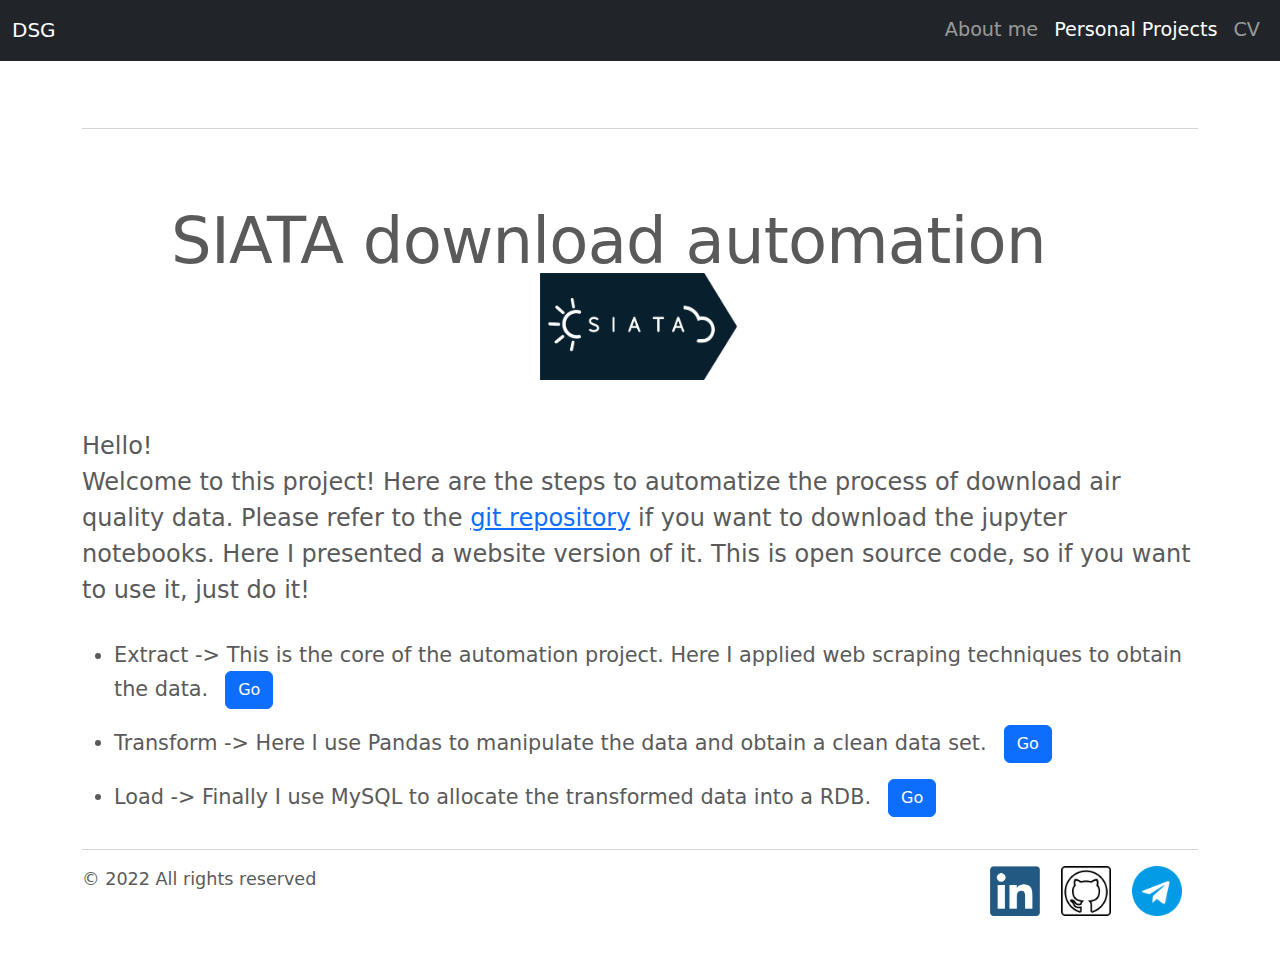
<file: docs/index.html>
<!DOCTYPE html>
<html lang="en">
<head>
    <meta charset="UTF-8">
    <meta http-equiv="X-UA-Compatible" content="IE=edge">
    <meta name="viewport" content="width=device-width, initial-scale=1.0">
    <title>SIATA Automation</title>
    <link rel="canonical" href="https://getbootstrap.com/docs/5.2/examples/carousel/">
    <link rel="stylesheet" href="bootstrap.min.css">
    <link href="carousel.css" rel="stylesheet">
    <link rel="canonical" href="https://getbootstrap.com/docs/5.2/examples/sidebars/">
</head>
<body>
<header>
    <nav class="navbar navbar-expand-md navbar-dark fixed-top bg-dark">
        <div class="container-fluid">
            <a class="navbar-brand" href="#">DSG</a>
            <button class="navbar-toggler" type="button" data-bs-toggle="collapse" data-bs-target="#navbarCollapse" aria-controls="navbarCollapse" aria-expanded="false" aria-label="Toggle navigation">
                <span class="navbar-toggler-icon"></span>
            </button>            
            <div class="nav nav-masthead justify-content-end float-md-end" id="navbarCollapse">
                
                <ul class="navbar-nav me-auto mb-2 mb-md-0">
                    <li class="nav-item">
                        <a class="nav-link" aria-current="page" href="https://dsernag-portfolio.netlify.app/index.html">About me</a>
                    </li>
                    <li class="nav-item">
                        <a class="nav-link active" href="https://dsernag-portfolio.netlify.app/projects.html">Personal Projects</a>
                    </li>
                    <li class="nav-item">
                        <a class="nav-link" href="https://dsernag-portfolio.netlify.app/cv.html">CV</a>
                    </li>
                </ul>
            </div>
        </div>
    </nav>
</header>
<main>    
    <div class="container marketing"><!-- /.container -->   

        <hr class="featurette-divider">

        <div class="row featurette"> <!-- Siata -->
            <div class="col-md-12">
                <div class="text-center">
                    <h2 class="featurette-heading fw-normal lh-1" style="font-size: 4rem; display: inline;">SIATA download automation&emsp;</h2>
                    <img src="imgs/siata.png" width="200rem">
                </div>
                <br>
                <br>
                <p class="lead" style="font-size: 1.5rem;">
                    <b>Hello!</b><br>
                    Welcome to this project! Here are the steps to automatize the process of download air quality data.
                    Please refer to the <a href="https://github.com/dsernag/siata_automation">git repository</a> if you want to
                    download the jupyter notebooks. Here I presented a website version of it. This is open source code, so if
                    you want to use it, just do it!
                    <ul class="lead" style="font-size: 1.3rem;">
                        <li class="pt-3">
                            <b>
                                Extract ->
                            </b>
                            This is the core of the automation project. Here I applied web scraping techniques
                            to obtain the data.&ensp;       
                            <span style="font-size: 1.2rem;">
                                <a href="Extract.html">
                                    <button type="button" class="btn btn-primary">Go</button>
                                </a>
                            </span>
                        </li>
                        <li class="pt-3">
                            <b>
                                Transform ->
                            </b>
                            Here I use Pandas to manipulate the data and obtain a clean
                            data set.&ensp;                        
                            <span style="font-size: 1.2rem;">
                                <a href="Transform.html">
                                    <button type="button" class="btn btn-primary">Go</button>
                                </a>
                            </span>
                        </li>
                        <li class="pt-3">
                            <b>
                                Load ->
                            </b>
                            Finally I use MySQL to allocate the transformed data into a RDB.&ensp;                          
                            <span style="font-size: 1.2rem;">
                                <a href="Load.html">
                                    <button type="button" class="btn btn-primary">Go</button>
                                </a>
                            </span>
                        </li>
                    </ul>
                </p>
            </div>
        </div>
        </div>
    </div><!-- /.container -->
    
    
</main>

<footer class="container">
    <hr>
    <p class="float-end">
        <a href="https://linkedin.com/in/dsernag" target="_blank" id="logos"><img src="imgs/linkedin.png" width="50px" alt="Linkedin logo"></a>
        <a href="https://github.com/dsernag" target="_blank" id="logos"><img src="imgs/github_PNG20.png" width="50px" alt="Github logo"></a>
        <a href="https://t.me/dsernag" target="_blank" id="logos"><img src="imgs/telegram.png" width="50px" alt="Github logo"></a>
        
    </p>
    <p style="font-size: 1.1rem;">&copy; 2022 All rights reserved</p> 
</footer>
<main>

    
</main>
</body>
</html>
</file>
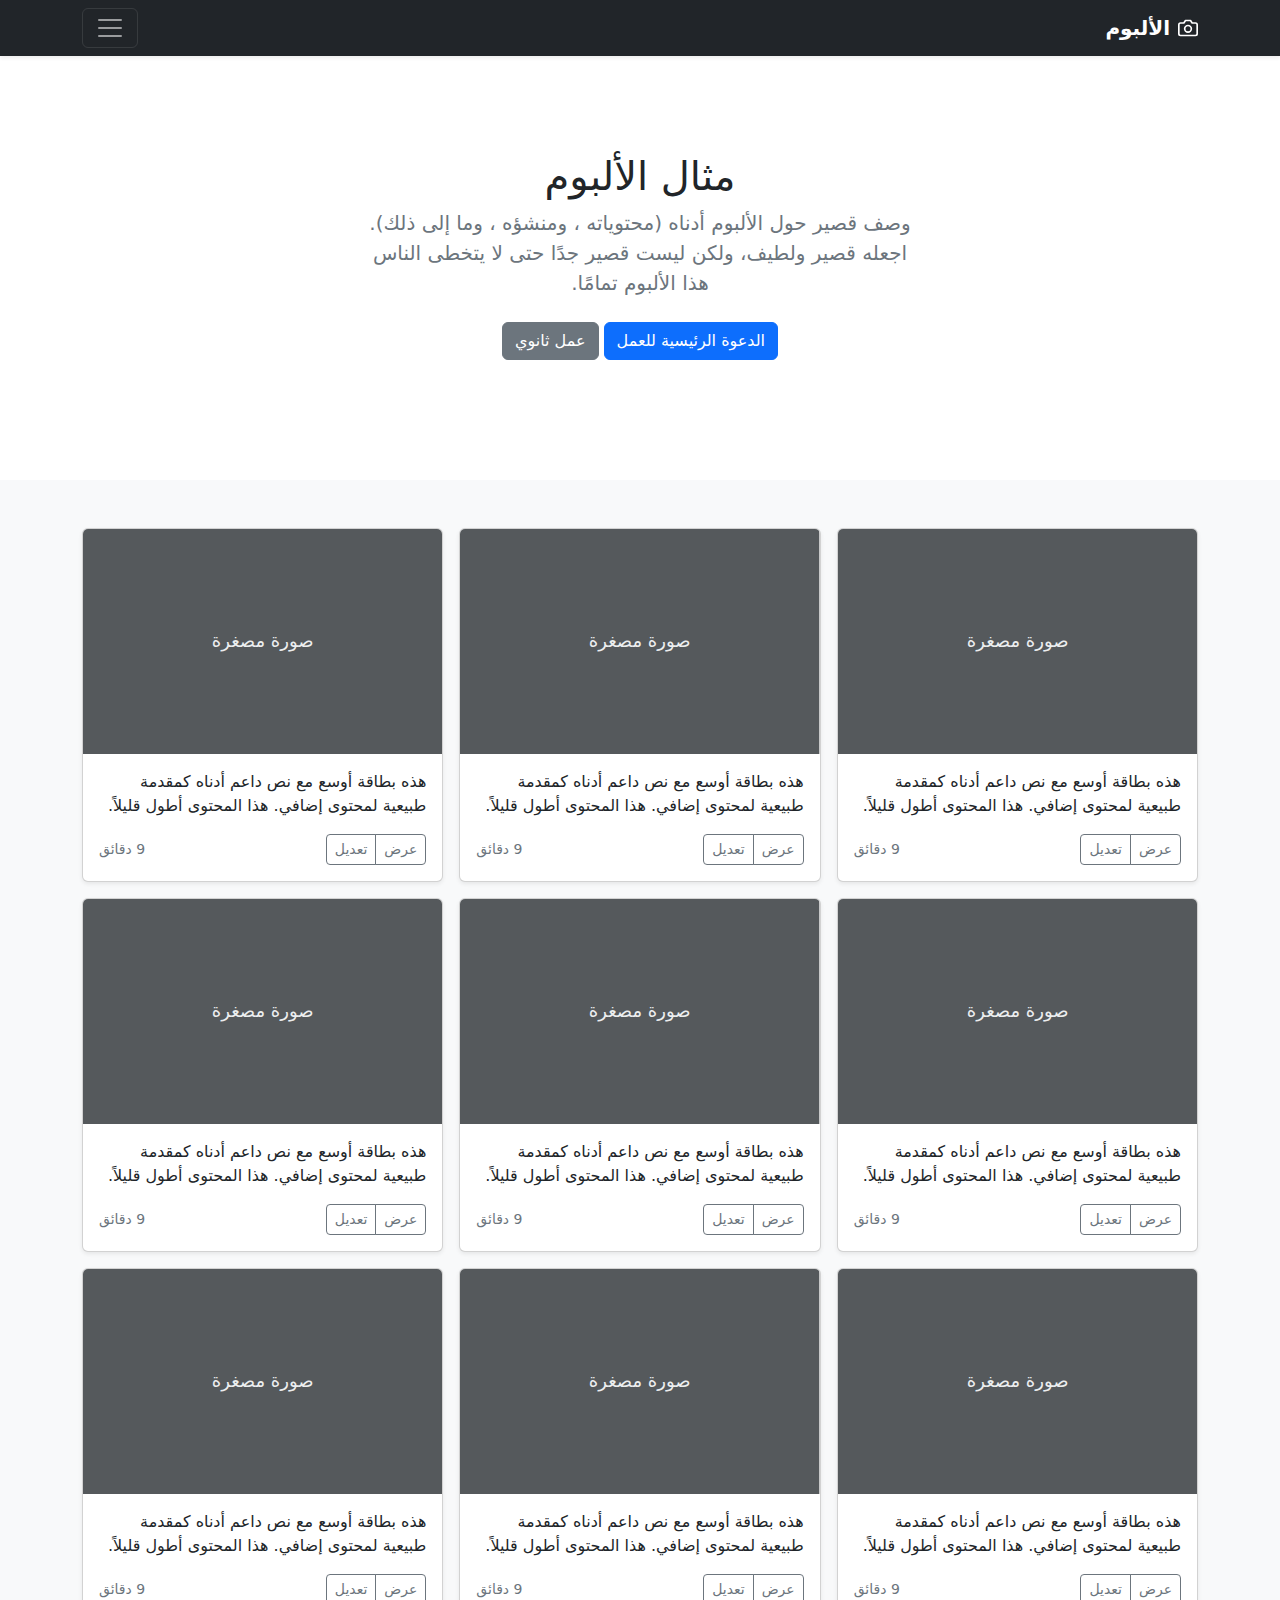
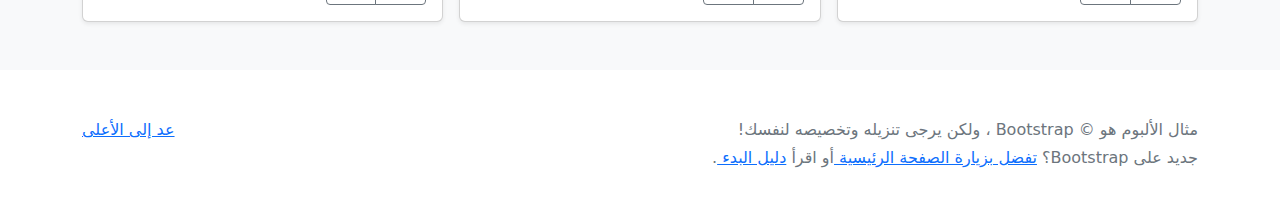
<file: docs/bootstrap-5.2.1-examples/album-rtl/index.html>
<!doctype html>
<html lang="ar" dir="rtl">
  <head>
    <meta charset="utf-8">
    <meta name="viewport" content="width=device-width, initial-scale=1">
    <meta name="description" content="">
    <meta name="author" content="Mark Otto, Jacob Thornton, and Bootstrap contributors">
    <meta name="generator" content="Hugo 0.101.0">
    <title>مثال الألبوم · Bootstrap v5.2</title>

    <link rel="canonical" href="https://getbootstrap.com/docs/5.2/examples/album-rtl/">

    

    

<link href="../assets/dist/css/bootstrap.rtl.min.css" rel="stylesheet">

    <style>
      .bd-placeholder-img {
        font-size: 1.125rem;
        text-anchor: middle;
        -webkit-user-select: none;
        -moz-user-select: none;
        user-select: none;
      }

      @media (min-width: 768px) {
        .bd-placeholder-img-lg {
          font-size: 3.5rem;
        }
      }

      .b-example-divider {
        height: 3rem;
        background-color: rgba(0, 0, 0, .1);
        border: solid rgba(0, 0, 0, .15);
        border-width: 1px 0;
        box-shadow: inset 0 .5em 1.5em rgba(0, 0, 0, .1), inset 0 .125em .5em rgba(0, 0, 0, .15);
      }

      .b-example-vr {
        flex-shrink: 0;
        width: 1.5rem;
        height: 100vh;
      }

      .bi {
        vertical-align: -.125em;
        fill: currentColor;
      }

      .nav-scroller {
        position: relative;
        z-index: 2;
        height: 2.75rem;
        overflow-y: hidden;
      }

      .nav-scroller .nav {
        display: flex;
        flex-wrap: nowrap;
        padding-bottom: 1rem;
        margin-top: -1px;
        overflow-x: auto;
        text-align: center;
        white-space: nowrap;
        -webkit-overflow-scrolling: touch;
      }
    </style>

    
  </head>
  <body>
    
<header>
  <div class="collapse bg-dark" id="navbarHeader">
    <div class="container">
      <div class="row">
        <div class="col-sm-8 col-md-7 py-4">
          <h4 class="text-white">حول</h4>
          <p class="text-muted">أضف بعض المعلومات حول الألبوم، المؤلف، أو أي سياق خلفية آخر. اجعلها بضع جمل حتى يتمكن الزوار من التقاط بعض التلميحات المفيدة. ثم اربطها ببعض مواقع التواصل الاجتماعي أو معلومات الاتصال.</p>
        </div>
        <div class="col-sm-4 offset-md-1 py-4">
          <h4 class="text-white">تواصل معي</h4>
          <ul class="list-unstyled">
            <li><a href="#" class="text-white">تابعني على تويتر</a></li>
            <li><a href="#" class="text-white">شاركني الإعجاب في فيسبوك</a></li>
            <li><a href="#" class="text-white">راسلني على البريد الإلكتروني</a></li>
          </ul>
        </div>
      </div>
    </div>
  </div>
  <div class="navbar navbar-dark bg-dark shadow-sm">
    <div class="container">
      <a href="#" class="navbar-brand d-flex align-items-center">
        <svg xmlns="http://www.w3.org/2000/svg" width="20" height="20" fill="none" stroke="currentColor" stroke-linecap="round" stroke-linejoin="round" stroke-width="2" aria-hidden="true" class="me-2" viewBox="0 0 24 24"><path d="M23 19a2 2 0 0 1-2 2H3a2 2 0 0 1-2-2V8a2 2 0 0 1 2-2h4l2-3h6l2 3h4a2 2 0 0 1 2 2z"/><circle cx="12" cy="13" r="4"/></svg>
        <strong>الألبوم</strong>
      </a>
      <button class="navbar-toggler" type="button" data-bs-toggle="collapse" data-bs-target="#navbarHeader" aria-controls="navbarHeader" aria-expanded="false" aria-label="تبديل التنقل">
        <span class="navbar-toggler-icon"></span>
      </button>
    </div>
  </div>
</header>

<main>

  <section class="py-5 text-center container">
    <div class="row py-lg-5">
      <div class="col-lg-6 col-md-8 mx-auto">
        <h1 class="fw-light">مثال الألبوم</h1>
        <p class="lead text-muted">وصف قصير حول الألبوم أدناه (محتوياته ، ومنشؤه ، وما إلى ذلك). اجعله قصير ولطيف، ولكن ليست قصير جدًا حتى لا يتخطى الناس هذا الألبوم تمامًا.</p>
        <p>
          <a href="#" class="btn btn-primary my-2">الدعوة الرئيسية للعمل</a>
          <a href="#" class="btn btn-secondary my-2">عمل ثانوي</a>
        </p>
      </div>
    </div>
  </section>

  <div class="album py-5 bg-light">
    <div class="container">

      <div class="row row-cols-1 row-cols-sm-2 row-cols-md-3 g-3">
        <div class="col">
          <div class="card shadow-sm">
            <svg class="bd-placeholder-img card-img-top" width="100%" height="225" xmlns="http://www.w3.org/2000/svg" role="img" aria-label="Placeholder: صورة مصغرة" preserveAspectRatio="xMidYMid slice" focusable="false"><title>Placeholder</title><rect width="100%" height="100%" fill="#55595c"/><text x="50%" y="50%" fill="#eceeef" dy=".3em">صورة مصغرة</text></svg>

            <div class="card-body">
              <p class="card-text">هذه بطاقة أوسع مع نص داعم أدناه كمقدمة طبيعية لمحتوى إضافي. هذا المحتوى أطول قليلاً.</p>
              <div class="d-flex justify-content-between align-items-center">
                <div class="btn-group">
                  <button type="button" class="btn btn-sm btn-outline-secondary">عرض</button>
                  <button type="button" class="btn btn-sm btn-outline-secondary">تعديل</button>
                </div>
                <small class="text-muted">9 دقائق</small>
              </div>
            </div>
          </div>
        </div>
        <div class="col">
          <div class="card shadow-sm">
            <svg class="bd-placeholder-img card-img-top" width="100%" height="225" xmlns="http://www.w3.org/2000/svg" role="img" aria-label="Placeholder: صورة مصغرة" preserveAspectRatio="xMidYMid slice" focusable="false"><title>Placeholder</title><rect width="100%" height="100%" fill="#55595c"/><text x="50%" y="50%" fill="#eceeef" dy=".3em">صورة مصغرة</text></svg>

            <div class="card-body">
              <p class="card-text">هذه بطاقة أوسع مع نص داعم أدناه كمقدمة طبيعية لمحتوى إضافي. هذا المحتوى أطول قليلاً.</p>
              <div class="d-flex justify-content-between align-items-center">
                <div class="btn-group">
                  <button type="button" class="btn btn-sm btn-outline-secondary">عرض</button>
                  <button type="button" class="btn btn-sm btn-outline-secondary">تعديل</button>
                </div>
                <small class="text-muted">9 دقائق</small>
              </div>
            </div>
          </div>
        </div>
        <div class="col">
          <div class="card shadow-sm">
            <svg class="bd-placeholder-img card-img-top" width="100%" height="225" xmlns="http://www.w3.org/2000/svg" role="img" aria-label="Placeholder: صورة مصغرة" preserveAspectRatio="xMidYMid slice" focusable="false"><title>Placeholder</title><rect width="100%" height="100%" fill="#55595c"/><text x="50%" y="50%" fill="#eceeef" dy=".3em">صورة مصغرة</text></svg>

            <div class="card-body">
              <p class="card-text">هذه بطاقة أوسع مع نص داعم أدناه كمقدمة طبيعية لمحتوى إضافي. هذا المحتوى أطول قليلاً.</p>
              <div class="d-flex justify-content-between align-items-center">
                <div class="btn-group">
                  <button type="button" class="btn btn-sm btn-outline-secondary">عرض</button>
                  <button type="button" class="btn btn-sm btn-outline-secondary">تعديل</button>
                </div>
                <small class="text-muted">9 دقائق</small>
              </div>
            </div>
          </div>
        </div>

        <div class="col">
          <div class="card shadow-sm">
            <svg class="bd-placeholder-img card-img-top" width="100%" height="225" xmlns="http://www.w3.org/2000/svg" role="img" aria-label="Placeholder: صورة مصغرة" preserveAspectRatio="xMidYMid slice" focusable="false"><title>Placeholder</title><rect width="100%" height="100%" fill="#55595c"/><text x="50%" y="50%" fill="#eceeef" dy=".3em">صورة مصغرة</text></svg>

            <div class="card-body">
              <p class="card-text">هذه بطاقة أوسع مع نص داعم أدناه كمقدمة طبيعية لمحتوى إضافي. هذا المحتوى أطول قليلاً.</p>
              <div class="d-flex justify-content-between align-items-center">
                <div class="btn-group">
                  <button type="button" class="btn btn-sm btn-outline-secondary">عرض</button>
                  <button type="button" class="btn btn-sm btn-outline-secondary">تعديل</button>
                </div>
                <small class="text-muted">9 دقائق</small>
              </div>
            </div>
          </div>
        </div>
        <div class="col">
          <div class="card shadow-sm">
            <svg class="bd-placeholder-img card-img-top" width="100%" height="225" xmlns="http://www.w3.org/2000/svg" role="img" aria-label="Placeholder: صورة مصغرة" preserveAspectRatio="xMidYMid slice" focusable="false"><title>Placeholder</title><rect width="100%" height="100%" fill="#55595c"/><text x="50%" y="50%" fill="#eceeef" dy=".3em">صورة مصغرة</text></svg>

            <div class="card-body">
              <p class="card-text">هذه بطاقة أوسع مع نص داعم أدناه كمقدمة طبيعية لمحتوى إضافي. هذا المحتوى أطول قليلاً.</p>
              <div class="d-flex justify-content-between align-items-center">
                <div class="btn-group">
                  <button type="button" class="btn btn-sm btn-outline-secondary">عرض</button>
                  <button type="button" class="btn btn-sm btn-outline-secondary">تعديل</button>
                </div>
                <small class="text-muted">9 دقائق</small>
              </div>
            </div>
          </div>
        </div>
        <div class="col">
          <div class="card shadow-sm">
            <svg class="bd-placeholder-img card-img-top" width="100%" height="225" xmlns="http://www.w3.org/2000/svg" role="img" aria-label="Placeholder: صورة مصغرة" preserveAspectRatio="xMidYMid slice" focusable="false"><title>Placeholder</title><rect width="100%" height="100%" fill="#55595c"/><text x="50%" y="50%" fill="#eceeef" dy=".3em">صورة مصغرة</text></svg>

            <div class="card-body">
              <p class="card-text">هذه بطاقة أوسع مع نص داعم أدناه كمقدمة طبيعية لمحتوى إضافي. هذا المحتوى أطول قليلاً.</p>
              <div class="d-flex justify-content-between align-items-center">
                <div class="btn-group">
                  <button type="button" class="btn btn-sm btn-outline-secondary">عرض</button>
                  <button type="button" class="btn btn-sm btn-outline-secondary">تعديل</button>
                </div>
                <small class="text-muted">9 دقائق</small>
              </div>
            </div>
          </div>
        </div>

        <div class="col">
          <div class="card shadow-sm">
            <svg class="bd-placeholder-img card-img-top" width="100%" height="225" xmlns="http://www.w3.org/2000/svg" role="img" aria-label="Placeholder: صورة مصغرة" preserveAspectRatio="xMidYMid slice" focusable="false"><title>Placeholder</title><rect width="100%" height="100%" fill="#55595c"/><text x="50%" y="50%" fill="#eceeef" dy=".3em">صورة مصغرة</text></svg>

            <div class="card-body">
              <p class="card-text">هذه بطاقة أوسع مع نص داعم أدناه كمقدمة طبيعية لمحتوى إضافي. هذا المحتوى أطول قليلاً.</p>
              <div class="d-flex justify-content-between align-items-center">
                <div class="btn-group">
                  <button type="button" class="btn btn-sm btn-outline-secondary">عرض</button>
                  <button type="button" class="btn btn-sm btn-outline-secondary">تعديل</button>
                </div>
                <small class="text-muted">9 دقائق</small>
              </div>
            </div>
          </div>
        </div>
        <div class="col">
          <div class="card shadow-sm">
            <svg class="bd-placeholder-img card-img-top" width="100%" height="225" xmlns="http://www.w3.org/2000/svg" role="img" aria-label="Placeholder: صورة مصغرة" preserveAspectRatio="xMidYMid slice" focusable="false"><title>Placeholder</title><rect width="100%" height="100%" fill="#55595c"/><text x="50%" y="50%" fill="#eceeef" dy=".3em">صورة مصغرة</text></svg>

            <div class="card-body">
              <p class="card-text">هذه بطاقة أوسع مع نص داعم أدناه كمقدمة طبيعية لمحتوى إضافي. هذا المحتوى أطول قليلاً.</p>
              <div class="d-flex justify-content-between align-items-center">
                <div class="btn-group">
                  <button type="button" class="btn btn-sm btn-outline-secondary">عرض</button>
                  <button type="button" class="btn btn-sm btn-outline-secondary">تعديل</button>
                </div>
                <small class="text-muted">9 دقائق</small>
              </div>
            </div>
          </div>
        </div>
        <div class="col">
          <div class="card shadow-sm">
            <svg class="bd-placeholder-img card-img-top" width="100%" height="225" xmlns="http://www.w3.org/2000/svg" role="img" aria-label="Placeholder: صورة مصغرة" preserveAspectRatio="xMidYMid slice" focusable="false"><title>Placeholder</title><rect width="100%" height="100%" fill="#55595c"/><text x="50%" y="50%" fill="#eceeef" dy=".3em">صورة مصغرة</text></svg>

            <div class="card-body">
              <p class="card-text">هذه بطاقة أوسع مع نص داعم أدناه كمقدمة طبيعية لمحتوى إضافي. هذا المحتوى أطول قليلاً.</p>
              <div class="d-flex justify-content-between align-items-center">
                <div class="btn-group">
                  <button type="button" class="btn btn-sm btn-outline-secondary">عرض</button>
                  <button type="button" class="btn btn-sm btn-outline-secondary">تعديل</button>
                </div>
                <small class="text-muted">9 دقائق</small>
              </div>
            </div>
          </div>
        </div>
      </div>
    </div>
  </div>

</main>

<footer class="text-muted py-5">
  <div class="container">
    <p class="float-end mb-1">
      <a href="#">عد إلى الأعلى</a>
    </p>
    <p class="mb-1">مثال الألبوم هو © Bootstrap ، ولكن يرجى تنزيله وتخصيصه لنفسك!</p>
    <p class="mb-0">جديد على Bootstrap؟ <a href="/"> تفضل بزيارة الصفحة الرئيسية </a> أو اقرأ <a href="../getting-started/introduction/ "> دليل البدء </a>.</p>
  </div>
</footer>


    <script src="../assets/dist/js/bootstrap.bundle.min.js"></script>

      
  </body>
</html>
</file>
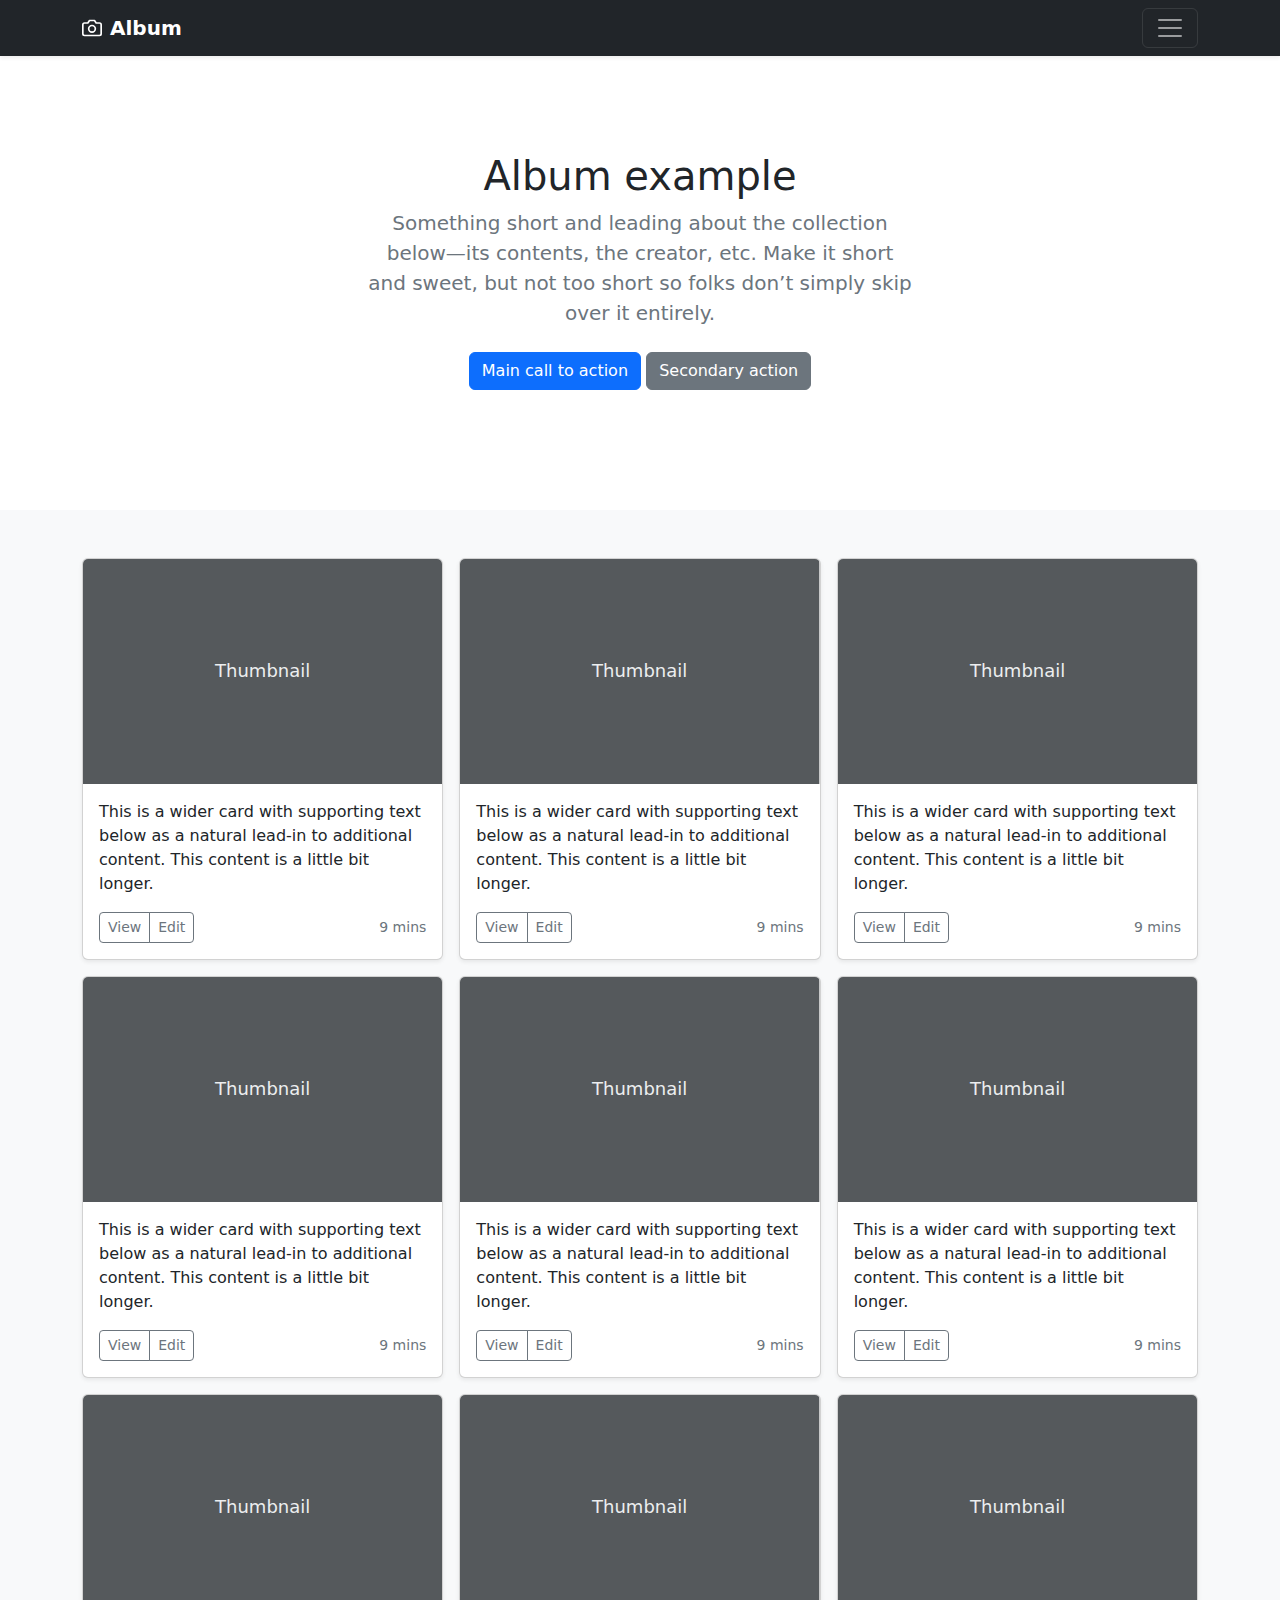
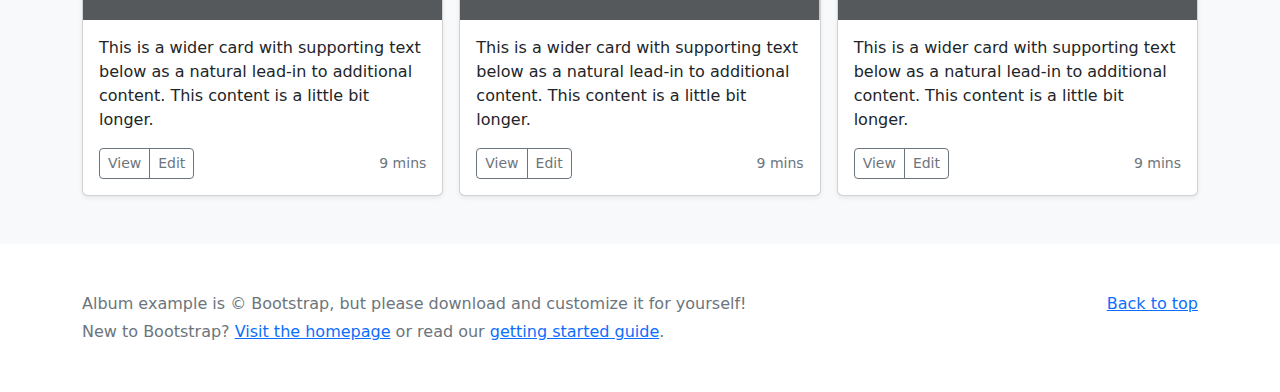
<file: docs/bootstrap-5.2.1-examples/album/index.html>
<!doctype html>
<html lang="en">
  <head>
    <meta charset="utf-8">
    <meta name="viewport" content="width=device-width, initial-scale=1">
    <meta name="description" content="">
    <meta name="author" content="Mark Otto, Jacob Thornton, and Bootstrap contributors">
    <meta name="generator" content="Hugo 0.101.0">
    <title>Album example · Bootstrap v5.2</title>

    <link rel="canonical" href="https://getbootstrap.com/docs/5.2/examples/album/">

    

    

<link href="../assets/dist/css/bootstrap.min.css" rel="stylesheet">

    <style>
      .bd-placeholder-img {
        font-size: 1.125rem;
        text-anchor: middle;
        -webkit-user-select: none;
        -moz-user-select: none;
        user-select: none;
      }

      @media (min-width: 768px) {
        .bd-placeholder-img-lg {
          font-size: 3.5rem;
        }
      }

      .b-example-divider {
        height: 3rem;
        background-color: rgba(0, 0, 0, .1);
        border: solid rgba(0, 0, 0, .15);
        border-width: 1px 0;
        box-shadow: inset 0 .5em 1.5em rgba(0, 0, 0, .1), inset 0 .125em .5em rgba(0, 0, 0, .15);
      }

      .b-example-vr {
        flex-shrink: 0;
        width: 1.5rem;
        height: 100vh;
      }

      .bi {
        vertical-align: -.125em;
        fill: currentColor;
      }

      .nav-scroller {
        position: relative;
        z-index: 2;
        height: 2.75rem;
        overflow-y: hidden;
      }

      .nav-scroller .nav {
        display: flex;
        flex-wrap: nowrap;
        padding-bottom: 1rem;
        margin-top: -1px;
        overflow-x: auto;
        text-align: center;
        white-space: nowrap;
        -webkit-overflow-scrolling: touch;
      }
    </style>

    
  </head>
  <body>
    
<header>
  <div class="collapse bg-dark" id="navbarHeader">
    <div class="container">
      <div class="row">
        <div class="col-sm-8 col-md-7 py-4">
          <h4 class="text-white">About</h4>
          <p class="text-muted">Add some information about the album below, the author, or any other background context. Make it a few sentences long so folks can pick up some informative tidbits. Then, link them off to some social networking sites or contact information.</p>
        </div>
        <div class="col-sm-4 offset-md-1 py-4">
          <h4 class="text-white">Contact</h4>
          <ul class="list-unstyled">
            <li><a href="#" class="text-white">Follow on Twitter</a></li>
            <li><a href="#" class="text-white">Like on Facebook</a></li>
            <li><a href="#" class="text-white">Email me</a></li>
          </ul>
        </div>
      </div>
    </div>
  </div>
  <div class="navbar navbar-dark bg-dark shadow-sm">
    <div class="container">
      <a href="#" class="navbar-brand d-flex align-items-center">
        <svg xmlns="http://www.w3.org/2000/svg" width="20" height="20" fill="none" stroke="currentColor" stroke-linecap="round" stroke-linejoin="round" stroke-width="2" aria-hidden="true" class="me-2" viewBox="0 0 24 24"><path d="M23 19a2 2 0 0 1-2 2H3a2 2 0 0 1-2-2V8a2 2 0 0 1 2-2h4l2-3h6l2 3h4a2 2 0 0 1 2 2z"/><circle cx="12" cy="13" r="4"/></svg>
        <strong>Album</strong>
      </a>
      <button class="navbar-toggler" type="button" data-bs-toggle="collapse" data-bs-target="#navbarHeader" aria-controls="navbarHeader" aria-expanded="false" aria-label="Toggle navigation">
        <span class="navbar-toggler-icon"></span>
      </button>
    </div>
  </div>
</header>

<main>

  <section class="py-5 text-center container">
    <div class="row py-lg-5">
      <div class="col-lg-6 col-md-8 mx-auto">
        <h1 class="fw-light">Album example</h1>
        <p class="lead text-muted">Something short and leading about the collection below—its contents, the creator, etc. Make it short and sweet, but not too short so folks don’t simply skip over it entirely.</p>
        <p>
          <a href="#" class="btn btn-primary my-2">Main call to action</a>
          <a href="#" class="btn btn-secondary my-2">Secondary action</a>
        </p>
      </div>
    </div>
  </section>

  <div class="album py-5 bg-light">
    <div class="container">

      <div class="row row-cols-1 row-cols-sm-2 row-cols-md-3 g-3">
        <div class="col">
          <div class="card shadow-sm">
            <svg class="bd-placeholder-img card-img-top" width="100%" height="225" xmlns="http://www.w3.org/2000/svg" role="img" aria-label="Placeholder: Thumbnail" preserveAspectRatio="xMidYMid slice" focusable="false"><title>Placeholder</title><rect width="100%" height="100%" fill="#55595c"/><text x="50%" y="50%" fill="#eceeef" dy=".3em">Thumbnail</text></svg>

            <div class="card-body">
              <p class="card-text">This is a wider card with supporting text below as a natural lead-in to additional content. This content is a little bit longer.</p>
              <div class="d-flex justify-content-between align-items-center">
                <div class="btn-group">
                  <button type="button" class="btn btn-sm btn-outline-secondary">View</button>
                  <button type="button" class="btn btn-sm btn-outline-secondary">Edit</button>
                </div>
                <small class="text-muted">9 mins</small>
              </div>
            </div>
          </div>
        </div>
        <div class="col">
          <div class="card shadow-sm">
            <svg class="bd-placeholder-img card-img-top" width="100%" height="225" xmlns="http://www.w3.org/2000/svg" role="img" aria-label="Placeholder: Thumbnail" preserveAspectRatio="xMidYMid slice" focusable="false"><title>Placeholder</title><rect width="100%" height="100%" fill="#55595c"/><text x="50%" y="50%" fill="#eceeef" dy=".3em">Thumbnail</text></svg>

            <div class="card-body">
              <p class="card-text">This is a wider card with supporting text below as a natural lead-in to additional content. This content is a little bit longer.</p>
              <div class="d-flex justify-content-between align-items-center">
                <div class="btn-group">
                  <button type="button" class="btn btn-sm btn-outline-secondary">View</button>
                  <button type="button" class="btn btn-sm btn-outline-secondary">Edit</button>
                </div>
                <small class="text-muted">9 mins</small>
              </div>
            </div>
          </div>
        </div>
        <div class="col">
          <div class="card shadow-sm">
            <svg class="bd-placeholder-img card-img-top" width="100%" height="225" xmlns="http://www.w3.org/2000/svg" role="img" aria-label="Placeholder: Thumbnail" preserveAspectRatio="xMidYMid slice" focusable="false"><title>Placeholder</title><rect width="100%" height="100%" fill="#55595c"/><text x="50%" y="50%" fill="#eceeef" dy=".3em">Thumbnail</text></svg>

            <div class="card-body">
              <p class="card-text">This is a wider card with supporting text below as a natural lead-in to additional content. This content is a little bit longer.</p>
              <div class="d-flex justify-content-between align-items-center">
                <div class="btn-group">
                  <button type="button" class="btn btn-sm btn-outline-secondary">View</button>
                  <button type="button" class="btn btn-sm btn-outline-secondary">Edit</button>
                </div>
                <small class="text-muted">9 mins</small>
              </div>
            </div>
          </div>
        </div>

        <div class="col">
          <div class="card shadow-sm">
            <svg class="bd-placeholder-img card-img-top" width="100%" height="225" xmlns="http://www.w3.org/2000/svg" role="img" aria-label="Placeholder: Thumbnail" preserveAspectRatio="xMidYMid slice" focusable="false"><title>Placeholder</title><rect width="100%" height="100%" fill="#55595c"/><text x="50%" y="50%" fill="#eceeef" dy=".3em">Thumbnail</text></svg>

            <div class="card-body">
              <p class="card-text">This is a wider card with supporting text below as a natural lead-in to additional content. This content is a little bit longer.</p>
              <div class="d-flex justify-content-between align-items-center">
                <div class="btn-group">
                  <button type="button" class="btn btn-sm btn-outline-secondary">View</button>
                  <button type="button" class="btn btn-sm btn-outline-secondary">Edit</button>
                </div>
                <small class="text-muted">9 mins</small>
              </div>
            </div>
          </div>
        </div>
        <div class="col">
          <div class="card shadow-sm">
            <svg class="bd-placeholder-img card-img-top" width="100%" height="225" xmlns="http://www.w3.org/2000/svg" role="img" aria-label="Placeholder: Thumbnail" preserveAspectRatio="xMidYMid slice" focusable="false"><title>Placeholder</title><rect width="100%" height="100%" fill="#55595c"/><text x="50%" y="50%" fill="#eceeef" dy=".3em">Thumbnail</text></svg>

            <div class="card-body">
              <p class="card-text">This is a wider card with supporting text below as a natural lead-in to additional content. This content is a little bit longer.</p>
              <div class="d-flex justify-content-between align-items-center">
                <div class="btn-group">
                  <button type="button" class="btn btn-sm btn-outline-secondary">View</button>
                  <button type="button" class="btn btn-sm btn-outline-secondary">Edit</button>
                </div>
                <small class="text-muted">9 mins</small>
              </div>
            </div>
          </div>
        </div>
        <div class="col">
          <div class="card shadow-sm">
            <svg class="bd-placeholder-img card-img-top" width="100%" height="225" xmlns="http://www.w3.org/2000/svg" role="img" aria-label="Placeholder: Thumbnail" preserveAspectRatio="xMidYMid slice" focusable="false"><title>Placeholder</title><rect width="100%" height="100%" fill="#55595c"/><text x="50%" y="50%" fill="#eceeef" dy=".3em">Thumbnail</text></svg>

            <div class="card-body">
              <p class="card-text">This is a wider card with supporting text below as a natural lead-in to additional content. This content is a little bit longer.</p>
              <div class="d-flex justify-content-between align-items-center">
                <div class="btn-group">
                  <button type="button" class="btn btn-sm btn-outline-secondary">View</button>
                  <button type="button" class="btn btn-sm btn-outline-secondary">Edit</button>
                </div>
                <small class="text-muted">9 mins</small>
              </div>
            </div>
          </div>
        </div>

        <div class="col">
          <div class="card shadow-sm">
            <svg class="bd-placeholder-img card-img-top" width="100%" height="225" xmlns="http://www.w3.org/2000/svg" role="img" aria-label="Placeholder: Thumbnail" preserveAspectRatio="xMidYMid slice" focusable="false"><title>Placeholder</title><rect width="100%" height="100%" fill="#55595c"/><text x="50%" y="50%" fill="#eceeef" dy=".3em">Thumbnail</text></svg>

            <div class="card-body">
              <p class="card-text">This is a wider card with supporting text below as a natural lead-in to additional content. This content is a little bit longer.</p>
              <div class="d-flex justify-content-between align-items-center">
                <div class="btn-group">
                  <button type="button" class="btn btn-sm btn-outline-secondary">View</button>
                  <button type="button" class="btn btn-sm btn-outline-secondary">Edit</button>
                </div>
                <small class="text-muted">9 mins</small>
              </div>
            </div>
          </div>
        </div>
        <div class="col">
          <div class="card shadow-sm">
            <svg class="bd-placeholder-img card-img-top" width="100%" height="225" xmlns="http://www.w3.org/2000/svg" role="img" aria-label="Placeholder: Thumbnail" preserveAspectRatio="xMidYMid slice" focusable="false"><title>Placeholder</title><rect width="100%" height="100%" fill="#55595c"/><text x="50%" y="50%" fill="#eceeef" dy=".3em">Thumbnail</text></svg>

            <div class="card-body">
              <p class="card-text">This is a wider card with supporting text below as a natural lead-in to additional content. This content is a little bit longer.</p>
              <div class="d-flex justify-content-between align-items-center">
                <div class="btn-group">
                  <button type="button" class="btn btn-sm btn-outline-secondary">View</button>
                  <button type="button" class="btn btn-sm btn-outline-secondary">Edit</button>
                </div>
                <small class="text-muted">9 mins</small>
              </div>
            </div>
          </div>
        </div>
        <div class="col">
          <div class="card shadow-sm">
            <svg class="bd-placeholder-img card-img-top" width="100%" height="225" xmlns="http://www.w3.org/2000/svg" role="img" aria-label="Placeholder: Thumbnail" preserveAspectRatio="xMidYMid slice" focusable="false"><title>Placeholder</title><rect width="100%" height="100%" fill="#55595c"/><text x="50%" y="50%" fill="#eceeef" dy=".3em">Thumbnail</text></svg>

            <div class="card-body">
              <p class="card-text">This is a wider card with supporting text below as a natural lead-in to additional content. This content is a little bit longer.</p>
              <div class="d-flex justify-content-between align-items-center">
                <div class="btn-group">
                  <button type="button" class="btn btn-sm btn-outline-secondary">View</button>
                  <button type="button" class="btn btn-sm btn-outline-secondary">Edit</button>
                </div>
                <small class="text-muted">9 mins</small>
              </div>
            </div>
          </div>
        </div>
      </div>
    </div>
  </div>

</main>

<footer class="text-muted py-5">
  <div class="container">
    <p class="float-end mb-1">
      <a href="#">Back to top</a>
    </p>
    <p class="mb-1">Album example is &copy; Bootstrap, but please download and customize it for yourself!</p>
    <p class="mb-0">New to Bootstrap? <a href="/">Visit the homepage</a> or read our <a href="../getting-started/introduction/">getting started guide</a>.</p>
  </div>
</footer>


    <script src="../assets/dist/js/bootstrap.bundle.min.js"></script>

      
  </body>
</html>
</file>
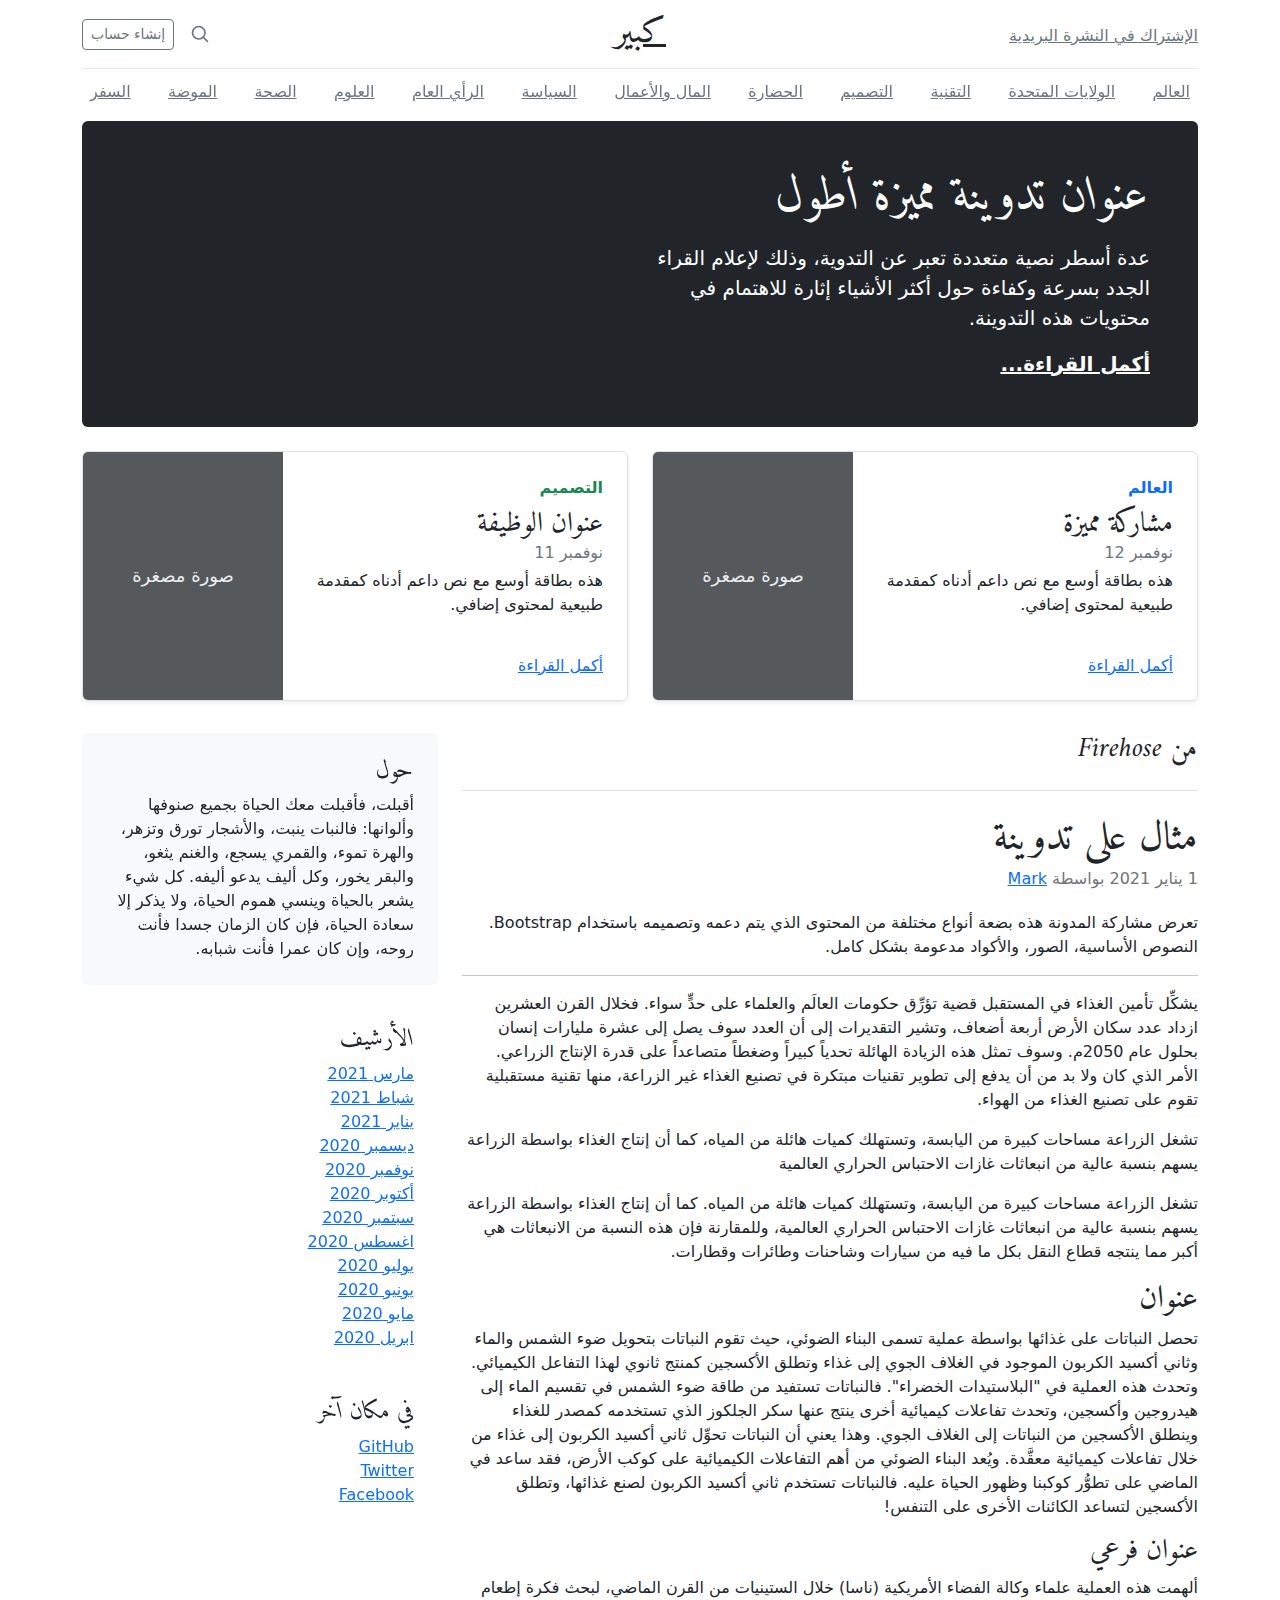
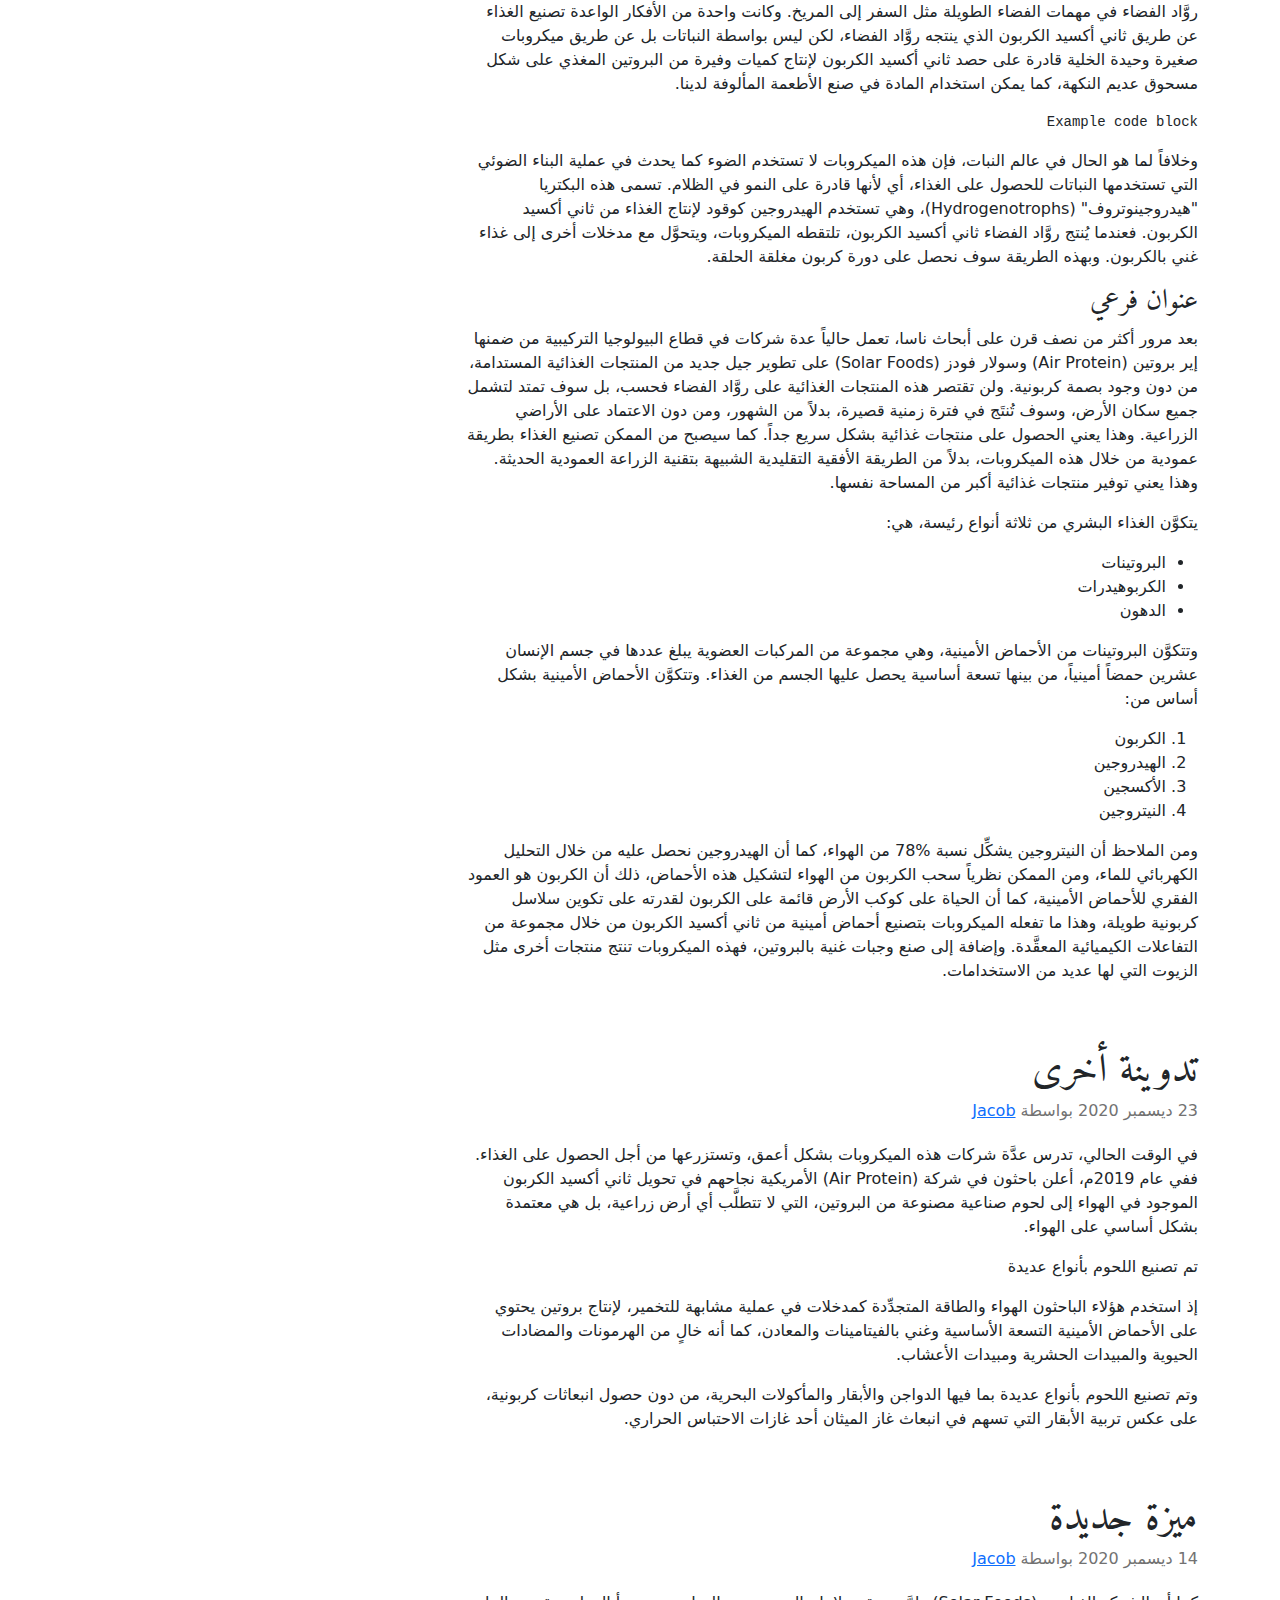
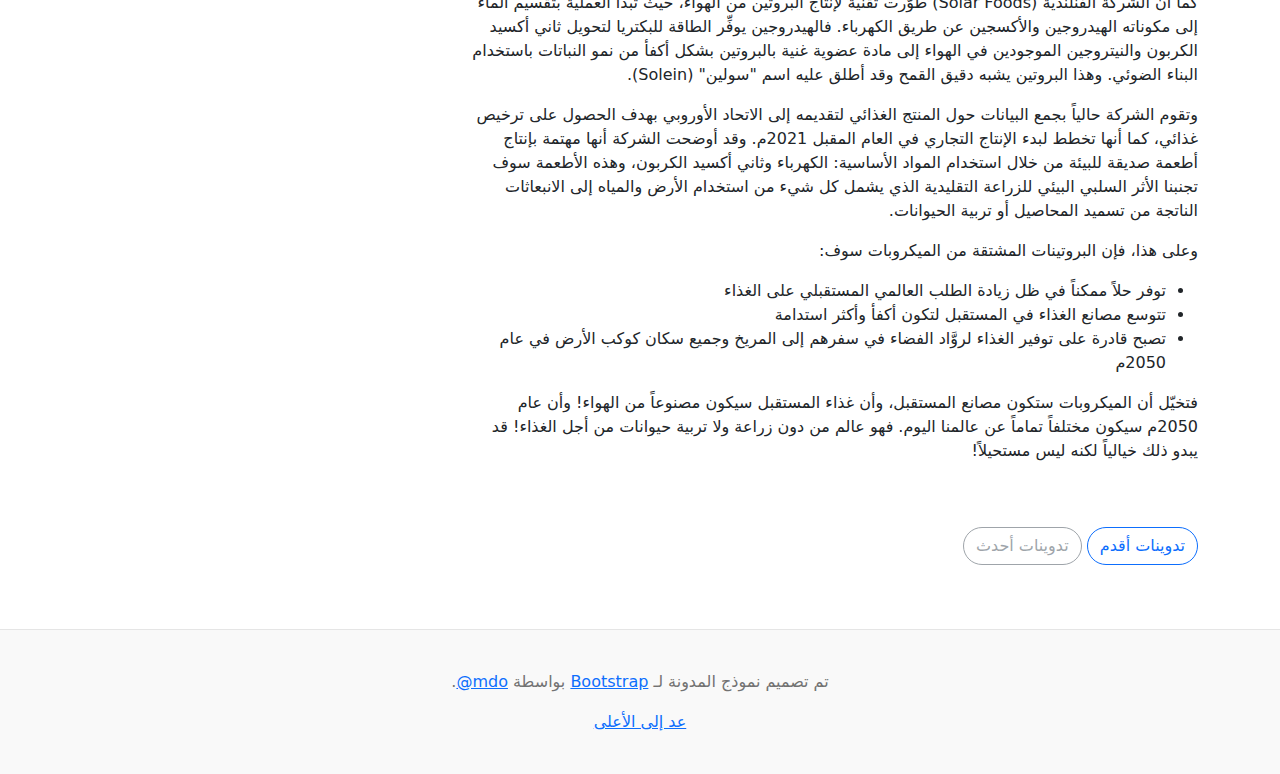
<file: docs/bootstrap-5.2.1-examples/blog-rtl/index.html>
<!doctype html>
<html lang="ar" dir="rtl">
  <head>
    <meta charset="utf-8">
    <meta name="viewport" content="width=device-width, initial-scale=1">
    <meta name="description" content="">
    <meta name="author" content="Mark Otto, Jacob Thornton, and Bootstrap contributors">
    <meta name="generator" content="Hugo 0.101.0">
    <title>قالب المدونة · Bootstrap v5.2</title>

    <link rel="canonical" href="https://getbootstrap.com/docs/5.2/examples/blog-rtl/">

    

    

<link href="../assets/dist/css/bootstrap.rtl.min.css" rel="stylesheet">

    <style>
      .bd-placeholder-img {
        font-size: 1.125rem;
        text-anchor: middle;
        -webkit-user-select: none;
        -moz-user-select: none;
        user-select: none;
      }

      @media (min-width: 768px) {
        .bd-placeholder-img-lg {
          font-size: 3.5rem;
        }
      }

      .b-example-divider {
        height: 3rem;
        background-color: rgba(0, 0, 0, .1);
        border: solid rgba(0, 0, 0, .15);
        border-width: 1px 0;
        box-shadow: inset 0 .5em 1.5em rgba(0, 0, 0, .1), inset 0 .125em .5em rgba(0, 0, 0, .15);
      }

      .b-example-vr {
        flex-shrink: 0;
        width: 1.5rem;
        height: 100vh;
      }

      .bi {
        vertical-align: -.125em;
        fill: currentColor;
      }

      .nav-scroller {
        position: relative;
        z-index: 2;
        height: 2.75rem;
        overflow-y: hidden;
      }

      .nav-scroller .nav {
        display: flex;
        flex-wrap: nowrap;
        padding-bottom: 1rem;
        margin-top: -1px;
        overflow-x: auto;
        text-align: center;
        white-space: nowrap;
        -webkit-overflow-scrolling: touch;
      }
    </style>

    
    <!-- Custom styles for this template -->
    <link href="https://fonts.googleapis.com/css?family=Amiri:wght@400;700&amp;display=swap" rel="stylesheet">
    <!-- Custom styles for this template -->
    <link href="../blog/blog.rtl.css" rel="stylesheet">
  </head>
  <body>
    
<div class="container">
  <header class="blog-header lh-1 py-3">
    <div class="row flex-nowrap justify-content-between align-items-center">
      <div class="col-4 pt-1">
        <a class="link-secondary" href="#">الإشتراك في النشرة البريدية</a>
      </div>
      <div class="col-4 text-center">
        <a class="blog-header-logo text-dark" href="#">كبير</a>
      </div>
      <div class="col-4 d-flex justify-content-end align-items-center">
        <a class="link-secondary" href="#" aria-label="بحث">
          <svg xmlns="http://www.w3.org/2000/svg" width="20" height="20" fill="none" stroke="currentColor" stroke-linecap="round" stroke-linejoin="round" stroke-width="2" class="mx-3" role="img" viewBox="0 0 24 24"><title>بحث</title><circle cx="10.5" cy="10.5" r="7.5"/><path d="M21 21l-5.2-5.2"/></svg>
        </a>
        <a class="btn btn-sm btn-outline-secondary" href="#">إنشاء حساب</a>
      </div>
    </div>
  </header>

  <div class="nav-scroller py-1 mb-2">
    <nav class="nav d-flex justify-content-between">
      <a class="p-2 link-secondary" href="#">العالم</a>
      <a class="p-2 link-secondary" href="#">الولايات المتحدة</a>
      <a class="p-2 link-secondary" href="#">التقنية</a>
      <a class="p-2 link-secondary" href="#">التصميم</a>
      <a class="p-2 link-secondary" href="#">الحضارة</a>
      <a class="p-2 link-secondary" href="#">المال والأعمال</a>
      <a class="p-2 link-secondary" href="#">السياسة</a>
      <a class="p-2 link-secondary" href="#">الرأي العام</a>
      <a class="p-2 link-secondary" href="#">العلوم</a>
      <a class="p-2 link-secondary" href="#">الصحة</a>
      <a class="p-2 link-secondary" href="#">الموضة</a>
      <a class="p-2 link-secondary" href="#">السفر</a>
    </nav>
  </div>
</div>

<main class="container">
  <div class="p-4 p-md-5 mb-4 rounded text-bg-dark">
    <div class="col-md-6 px-0">
      <h1 class="display-4 fst-italic">عنوان تدوينة مميزة أطول</h1>
      <p class="lead my-3">عدة أسطر نصية متعددة تعبر عن التدوية، وذلك لإعلام القراء الجدد بسرعة وكفاءة حول أكثر الأشياء إثارة للاهتمام في محتويات هذه التدوينة.</p>
      <p class="lead mb-0"><a href="#" class="text-white fw-bold">أكمل القراءة...</a></p>
    </div>
  </div>

  <div class="row mb-2">
    <div class="col-md-6">
      <div class="row g-0 border rounded overflow-hidden flex-md-row mb-4 shadow-sm h-md-250 position-relative">
        <div class="col p-4 d-flex flex-column position-static">
          <strong class="d-inline-block mb-2 text-primary">العالم</strong>
          <h3 class="mb-0">مشاركة مميزة</h3>
          <div class="mb-1 text-muted">نوفمبر 12</div>
          <p class="card-text mb-auto">هذه بطاقة أوسع مع نص داعم أدناه كمقدمة طبيعية لمحتوى إضافي.</p>
          <a href="#" class="stretched-link">أكمل القراءة</a>
        </div>
        <div class="col-auto d-none d-lg-block">
          <svg class="bd-placeholder-img" width="200" height="250" xmlns="http://www.w3.org/2000/svg" role="img" aria-label="Placeholder: صورة مصغرة" preserveAspectRatio="xMidYMid slice" focusable="false"><title>Placeholder</title><rect width="100%" height="100%" fill="#55595c"/><text x="50%" y="50%" fill="#eceeef" dy=".3em">صورة مصغرة</text></svg>

        </div>
      </div>
    </div>
    <div class="col-md-6">
      <div class="row g-0 border rounded overflow-hidden flex-md-row mb-4 shadow-sm h-md-250 position-relative">
        <div class="col p-4 d-flex flex-column position-static">
          <strong class="d-inline-block mb-2 text-success">التصميم</strong>
          <h3 class="mb-0">عنوان الوظيفة</h3>
          <div class="mb-1 text-muted">نوفمبر 11</div>
          <p class="mb-auto">هذه بطاقة أوسع مع نص داعم أدناه كمقدمة طبيعية لمحتوى إضافي.</p>
          <a href="#" class="stretched-link">أكمل القراءة</a>
        </div>
        <div class="col-auto d-none d-lg-block">
          <svg class="bd-placeholder-img" width="200" height="250" xmlns="http://www.w3.org/2000/svg" role="img" aria-label="Placeholder: صورة مصغرة" preserveAspectRatio="xMidYMid slice" focusable="false"><title>Placeholder</title><rect width="100%" height="100%" fill="#55595c"/><text x="50%" y="50%" fill="#eceeef" dy=".3em">صورة مصغرة</text></svg>

        </div>
      </div>
    </div>
  </div>

  <div class="row">
    <div class="col-md-8">
      <h3 class="pb-4 mb-4 fst-italic border-bottom">
        من Firehose
      </h3>

      <article class="blog-post">
        <h2 class="blog-post-title mb-1">مثال على تدوينة</h2>
        <p class="blog-post-meta">1 يناير 2021 بواسطة <a href="#"> Mark </a></p>

        <p>تعرض مشاركة المدونة هذه بضعة أنواع مختلفة من المحتوى الذي يتم دعمه وتصميمه باستخدام Bootstrap. النصوص الأساسية، الصور، والأكواد مدعومة بشكل كامل.</p>
        <hr>
        <p>يشكِّل تأمين الغذاء في المستقبل قضية تؤرِّق حكومات العالَم والعلماء على حدٍّ سواء. فخلال القرن العشرين ازداد عدد سكان الأرض أربعة أضعاف، وتشير التقديرات إلى أن العدد سوف يصل إلى عشرة مليارات إنسان بحلول عام 2050م. وسوف تمثل هذه الزيادة الهائلة تحدياً كبيراً وضغطاً متصاعداً على قدرة الإنتاج الزراعي. الأمر الذي كان ولا بد من أن يدفع إلى تطوير تقنيات مبتكرة في تصنيع الغذاء غير الزراعة، منها تقنية مستقبلية تقوم على تصنيع الغذاء من الهواء.</p>
        <blockquote>
          <p>تشغل الزراعة مساحات كبيرة من اليابسة، وتستهلك كميات هائلة من المياه، كما أن إنتاج الغذاء بواسطة الزراعة يسهم بنسبة عالية من انبعاثات غازات الاحتباس الحراري العالمية</p>
        </blockquote>
        <p>تشغل الزراعة مساحات كبيرة من اليابسة، وتستهلك كميات هائلة من المياه. كما أن إنتاج الغذاء بواسطة الزراعة يسهم بنسبة عالية من انبعاثات غازات الاحتباس الحراري العالمية، وللمقارنة فإن هذه النسبة من الانبعاثات هي أكبر مما ينتجه قطاع النقل بكل ما فيه من سيارات وشاحنات وطائرات وقطارات.</p>
        <h2>عنوان</h2>
        <p>تحصل النباتات على غذائها بواسطة عملية تسمى البناء الضوئي، حيث تقوم النباتات بتحويل ضوء الشمس والماء وثاني أكسيد الكربون الموجود في الغلاف الجوي إلى غذاء وتطلق الأكسجين كمنتج ثانوي لهذا التفاعل الكيميائي. وتحدث هذه العملية في "البلاستيدات الخضراء". فالنباتات تستفيد من طاقة ضوء الشمس في تقسيم الماء إلى هيدروجين وأكسجين، وتحدث تفاعلات كيميائية أخرى ينتج عنها سكر الجلكوز الذي تستخدمه كمصدر للغذاء وينطلق الأكسجين من النباتات إلى الغلاف الجوي. وهذا يعني أن النباتات تحوِّل ثاني أكسيد الكربون إلى غذاء من خلال تفاعلات كيميائية معقَّدة. ويُعد البناء الضوئي من أهم التفاعلات الكيميائية على كوكب الأرض، فقد ساعد في الماضي على تطوُّر كوكبنا وظهور الحياة عليه. فالنباتات تستخدم ثاني أكسيد الكربون لصنع غذائها، وتطلق الأكسجين لتساعد الكائنات الأخرى على التنفس!</p>
        <h3>عنوان فرعي</h3>
        <p>ألهمت هذه العملية علماء وكالة الفضاء الأمريكية (ناسا) خلال الستينيات من القرن الماضي، لبحث فكرة إطعام روَّاد الفضاء في مهمات الفضاء الطويلة مثل السفر إلى المريخ. وكانت واحدة من الأفكار الواعدة تصنيع الغذاء عن طريق ثاني أكسيد الكربون الذي ينتجه روَّاد الفضاء، لكن ليس بواسطة النباتات بل عن طريق ميكروبات صغيرة وحيدة الخلية قادرة على حصد ثاني أكسيد الكربون لإنتاج كميات وفيرة من البروتين المغذي على شكل مسحوق عديم النكهة، كما يمكن استخدام المادة في صنع الأطعمة المألوفة لدينا.</p>
        <pre><code>Example code block</code></pre>
        <p>وخلافاً لما هو الحال في عالم النبات، فإن هذه الميكروبات لا تستخدم الضوء كما يحدث في عملية البناء الضوئي التي تستخدمها النباتات للحصول على الغذاء، أي لأنها قادرة على النمو في الظلام. تسمى هذه البكتريا "هيدروجينوتروف" (Hydrogenotrophs)، وهي تستخدم الهيدروجين كوقود لإنتاج الغذاء من ثاني أكسيد الكربون. فعندما يُنتج روَّاد الفضاء ثاني أكسيد الكربون، تلتقطه الميكروبات، ويتحوَّل مع مدخلات أخرى إلى غذاء غني بالكربون. وبهذه الطريقة سوف نحصل على دورة كربون مغلقة الحلقة.</p>
        <h3>عنوان فرعي</h3>
        <p>بعد مرور أكثر من نصف قرن على أبحاث ناسا، تعمل حالياً عدة شركات في قطاع البيولوجيا التركيبية من ضمنها إير بروتين (Air Protein) وسولار فودز (Solar Foods) على تطوير جيل جديد من المنتجات الغذائية المستدامة، من دون وجود بصمة كربونية. ولن تقتصر هذه المنتجات الغذائية على روَّاد الفضاء فحسب، بل سوف تمتد لتشمل جميع سكان الأرض، وسوف تُنتَج في فترة زمنية قصيرة، بدلاً من الشهور، ومن دون الاعتماد على الأراضي الزراعية. وهذا يعني الحصول على منتجات غذائية بشكل سريع جداً. كما سيصبح من الممكن تصنيع الغذاء بطريقة عمودية من خلال هذه الميكروبات، بدلاً من الطريقة الأفقية التقليدية الشبيهة بتقنية الزراعة العمودية الحديثة. وهذا يعني توفير منتجات غذائية أكبر من المساحة نفسها.</p>
        <p>يتكوَّن الغذاء البشري من ثلاثة أنواع رئيسة، هي:</p>
        <ul>
          <li>البروتينات</li>
          <li>الكربوهيدرات</li>
          <li>الدهون</li>
        </ul>
        <p>وتتكوَّن البروتينات من الأحماض الأمينية، وهي مجموعة من المركبات العضوية يبلغ عددها في جسم الإنسان عشرين حمضاً أمينياً، من بينها تسعة أساسية يحصل عليها الجسم من الغذاء. وتتكوَّن الأحماض الأمينية بشكل أساس من:</p>
        <ol>
          <li>الكربون</li>
          <li>الهيدروجين</li>
          <li>الأكسجين</li>
          <li>النيتروجين</li>
        </ol>
        <p>ومن الملاحظ أن النيتروجين يشكِّل نسبة %78 من الهواء، كما أن الهيدروجين نحصل عليه من خلال التحليل الكهربائي للماء، ومن الممكن نظرياً سحب الكربون من الهواء لتشكيل هذه الأحماض، ذلك أن الكربون هو العمود الفقري للأحماض الأمينية، كما أن الحياة على كوكب الأرض قائمة على الكربون لقدرته على تكوين سلاسل كربونية طويلة، وهذا ما تفعله الميكروبات بتصنيع أحماض أمينية من ثاني أكسيد الكربون من خلال مجموعة من التفاعلات الكيميائية المعقَّدة. وإضافة إلى صنع وجبات غنية بالبروتين، فهذه الميكروبات تنتج منتجات أخرى مثل الزيوت التي لها عديد من الاستخدامات.</p>
      </article>

      <article class="blog-post">
        <h2 class="blog-post-title mb-1">تدوينة أخرى</h2>
        <p class="blog-post-meta">23 ديسمبر 2020 بواسطة <a href="#">Jacob</a></p>

        <p>في الوقت الحالي، تدرس عدَّة شركات هذه الميكروبات بشكل أعمق، وتستزرعها من أجل الحصول على الغذاء. ففي عام 2019م، أعلن باحثون في شركة (Air Protein) الأمريكية نجاحهم في تحويل ثاني أكسيد الكربون الموجود في الهواء إلى لحوم صناعية مصنوعة من البروتين، التي لا تتطلَّب أي أرض زراعية، بل هي معتمدة بشكل أساسي على الهواء.</p>
        <blockquote>
          <p>تم تصنيع اللحوم بأنواع عديدة</p>
        </blockquote>
        <p>إذ استخدم هؤلاء الباحثون الهواء والطاقة المتجدِّدة كمدخلات في عملية مشابهة للتخمير، لإنتاج بروتين يحتوي على الأحماض الأمينية التسعة الأساسية وغني بالفيتامينات والمعادن، كما أنه خالٍ من الهرمونات والمضادات الحيوية والمبيدات الحشرية ومبيدات الأعشاب.</p>
        <p> وتم تصنيع اللحوم بأنواع عديدة بما فيها الدواجن والأبقار والمأكولات البحرية، من دون حصول انبعاثات كربونية، على عكس تربية الأبقار التي تسهم في انبعاث غاز الميثان أحد غازات الاحتباس الحراري.</p>
      </article>

      <article class="blog-post">
        <h2 class="blog-post-title mb-1">ميزة جديدة</h2>
        <p class="blog-post-meta">14 ديسمبر 2020 بواسطة <a href="#">Jacob</a></p>

        <p>كما أن الشركة الفنلندية (Solar Foods) طوَّرت تقنية لإنتاج البروتين من الهواء، حيث تبدأ العملية بتقسيم الماء إلى مكوناته الهيدروجين والأكسجين عن طريق الكهرباء. فالهيدروجين يوفِّر الطاقة للبكتريا لتحويل ثاني أكسيد الكربون والنيتروجين الموجودين في الهواء إلى مادة عضوية غنية بالبروتين بشكل أكفأ من نمو النباتات باستخدام البناء الضوئي. وهذا البروتين يشبه دقيق القمح وقد أطلق عليه اسم "سولين" (Solein).</p>
        <p>وتقوم الشركة حالياً بجمع البيانات حول المنتج الغذائي لتقديمه إلى الاتحاد الأوروبي بهدف الحصول على ترخيص غذائي، كما أنها تخطط لبدء الإنتاج التجاري في العام المقبل 2021م. وقد أوضحت الشركة أنها مهتمة بإنتاج أطعمة صديقة للبيئة من خلال استخدام المواد الأساسية: الكهرباء وثاني أكسيد الكربون، وهذه الأطعمة سوف تجنبنا الأثر السلبي البيئي للزراعة التقليدية الذي يشمل كل شيء من استخدام الأرض والمياه إلى الانبعاثات الناتجة من تسميد المحاصيل أو تربية الحيوانات.</p>
        <p>وعلى هذا، فإن البروتينات المشتقة من الميكروبات سوف:</p>
        <ul>
          <li>توفر حلاً ممكناً في ظل زيادة الطلب العالمي المستقبلي على الغذاء</li>
          <li>تتوسع مصانع الغذاء في المستقبل لتكون أكفأ وأكثر استدامة</li>
          <li>تصبح قادرة على توفير الغذاء لروَّاد الفضاء في سفرهم إلى المريخ وجميع سكان كوكب الأرض في عام 2050م</li>
        </ul>
        <p>فتخيّل أن الميكروبات ستكون مصانع المستقبل، وأن غذاء المستقبل سيكون مصنوعاً من الهواء! وأن عام 2050م سيكون مختلفاً تماماً عن عالمنا اليوم. فهو عالم من دون زراعة ولا تربية حيوانات من أجل الغذاء! قد يبدو ذلك خيالياً لكنه ليس مستحيلاً!</p>
      </article>

      <nav class="blog-pagination" aria-label="Pagination">
        <a class="btn btn-outline-primary rounded-pill" href="#">تدوينات أقدم</a>
        <a class="btn btn-outline-secondary rounded-pill disabled">تدوينات أحدث</a>
      </nav>

    </div>

    <div class="col-md-4">
      <div class="position-sticky" style="top: 2rem;">
        <div class="p-4 mb-3 bg-light rounded">
          <h4 class="fst-italic">حول</h4>
          <p class="mb-0">أقبلت، فأقبلت معك الحياة بجميع صنوفها وألوانها: فالنبات ينبت، والأشجار تورق وتزهر، والهرة تموء، والقمري يسجع، والغنم يثغو، والبقر يخور، وكل أليف يدعو أليفه. كل شيء يشعر بالحياة وينسي هموم الحياة، ولا يذكر إلا سعادة الحياة، فإن كان الزمان جسدا فأنت روحه، وإن كان عمرا فأنت شبابه.</p>
        </div>

        <div class="p-4">
          <h4 class="fst-italic">الأرشيف</h4>
          <ol class="list-unstyled mb-0">
            <li><a href="#">مارس 2021</a></li>
            <li><a href="#">شباط 2021</a></li>
            <li><a href="#">يناير 2021</a></li>
            <li><a href="#">ديسمبر 2020</a></li>
            <li><a href="#">نوفمبر 2020</a></li>
            <li><a href="#">أكتوبر 2020</a></li>
            <li><a href="#">سبتمبر 2020</a></li>
            <li><a href="#">اغسطس 2020</a></li>
            <li><a href="#">يوليو 2020</a></li>
            <li><a href="#">يونيو 2020</a></li>
            <li><a href="#">مايو 2020</a></li>
            <li><a href="#">ابريل 2020</a></li>
          </ol>
        </div>

        <div class="p-4">
          <h4 class="fst-italic">في مكان آخر</h4>
          <ol class="list-unstyled">
            <li><a href="#">GitHub</a></li>
            <li><a href="#">Twitter</a></li>
            <li><a href="#">Facebook</a></li>
          </ol>
        </div>
      </div>
    </div>
  </div>

</main>

<footer class="blog-footer">
  <p>تم تصميم نموذج المدونة لـ <a href="https://getbootstrap.com/">Bootstrap</a> بواسطة <a href="https://twitter.com/mdo"><bdi lang="en" dir="ltr">@mdo</bdi></a>.</p>
  <p>
    <a href="#">عد إلى الأعلى</a>
  </p>
</footer>


    
  </body>
</html>
</file>
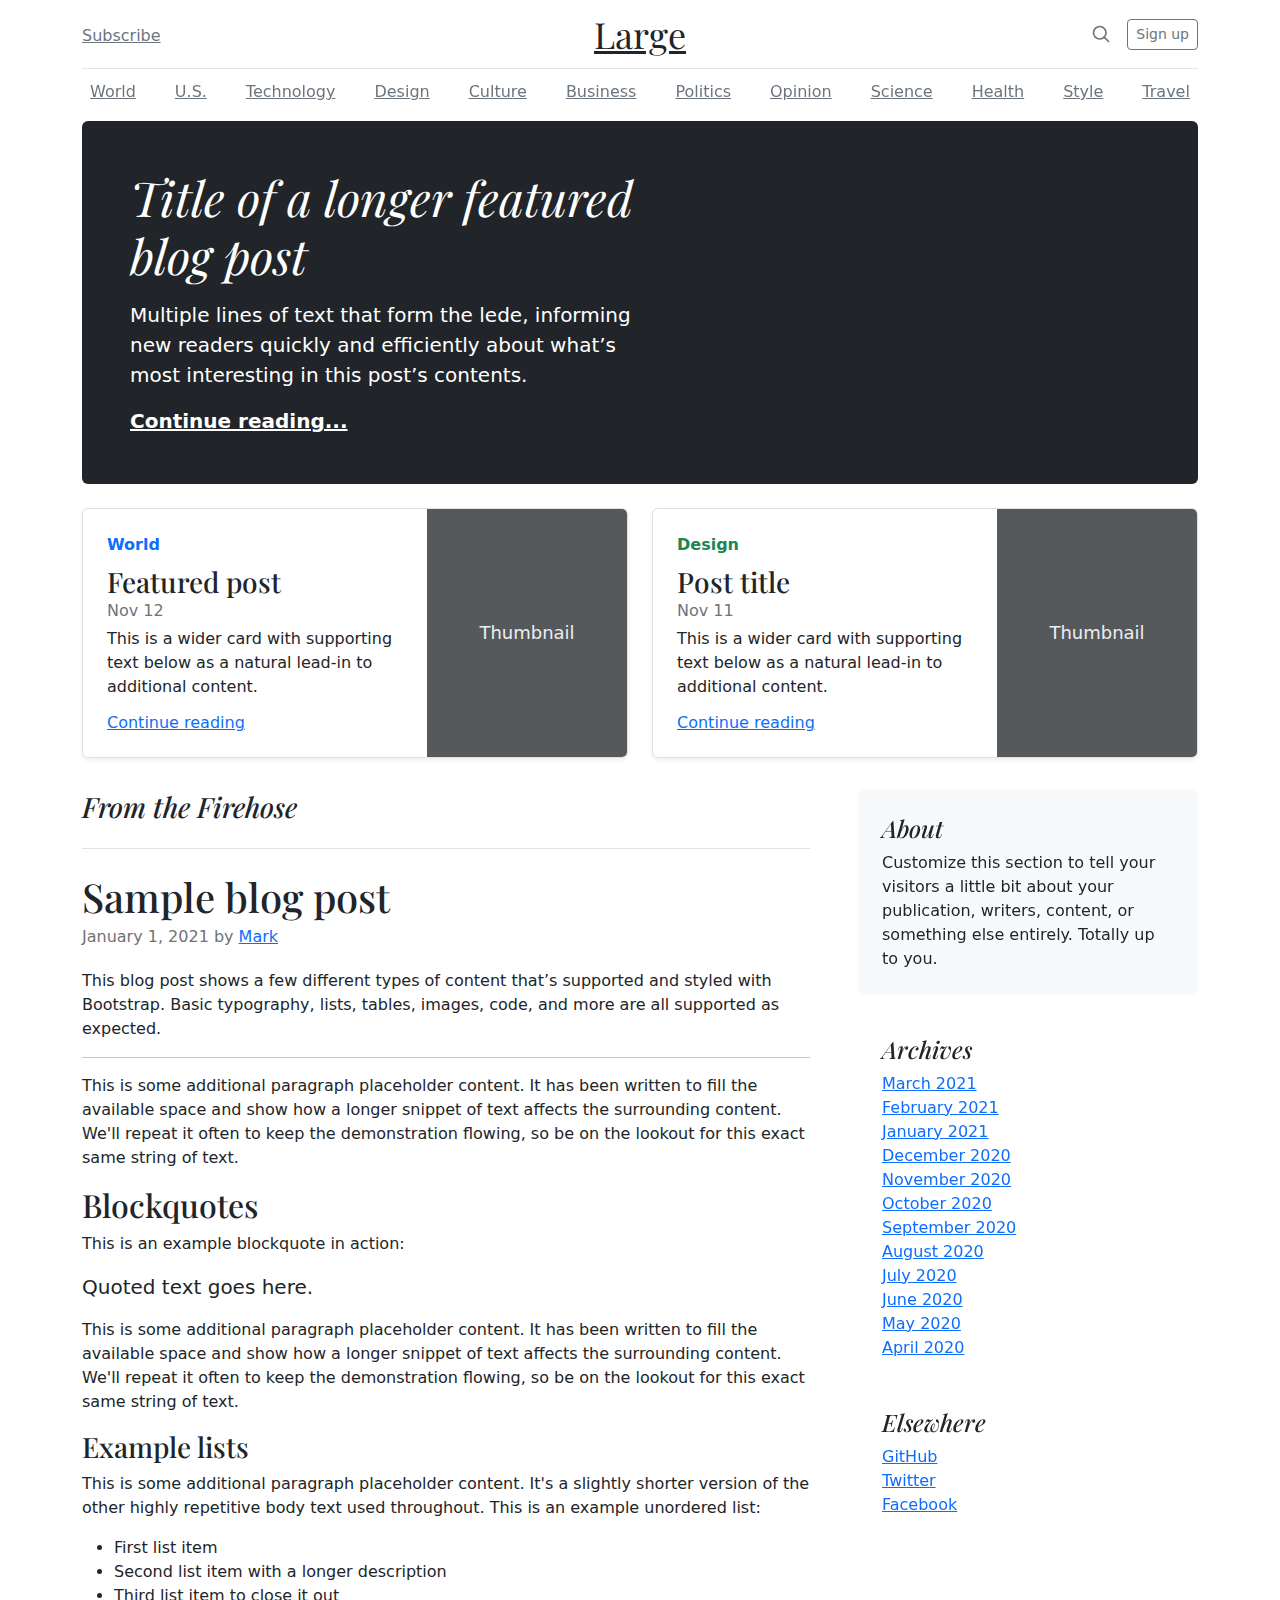
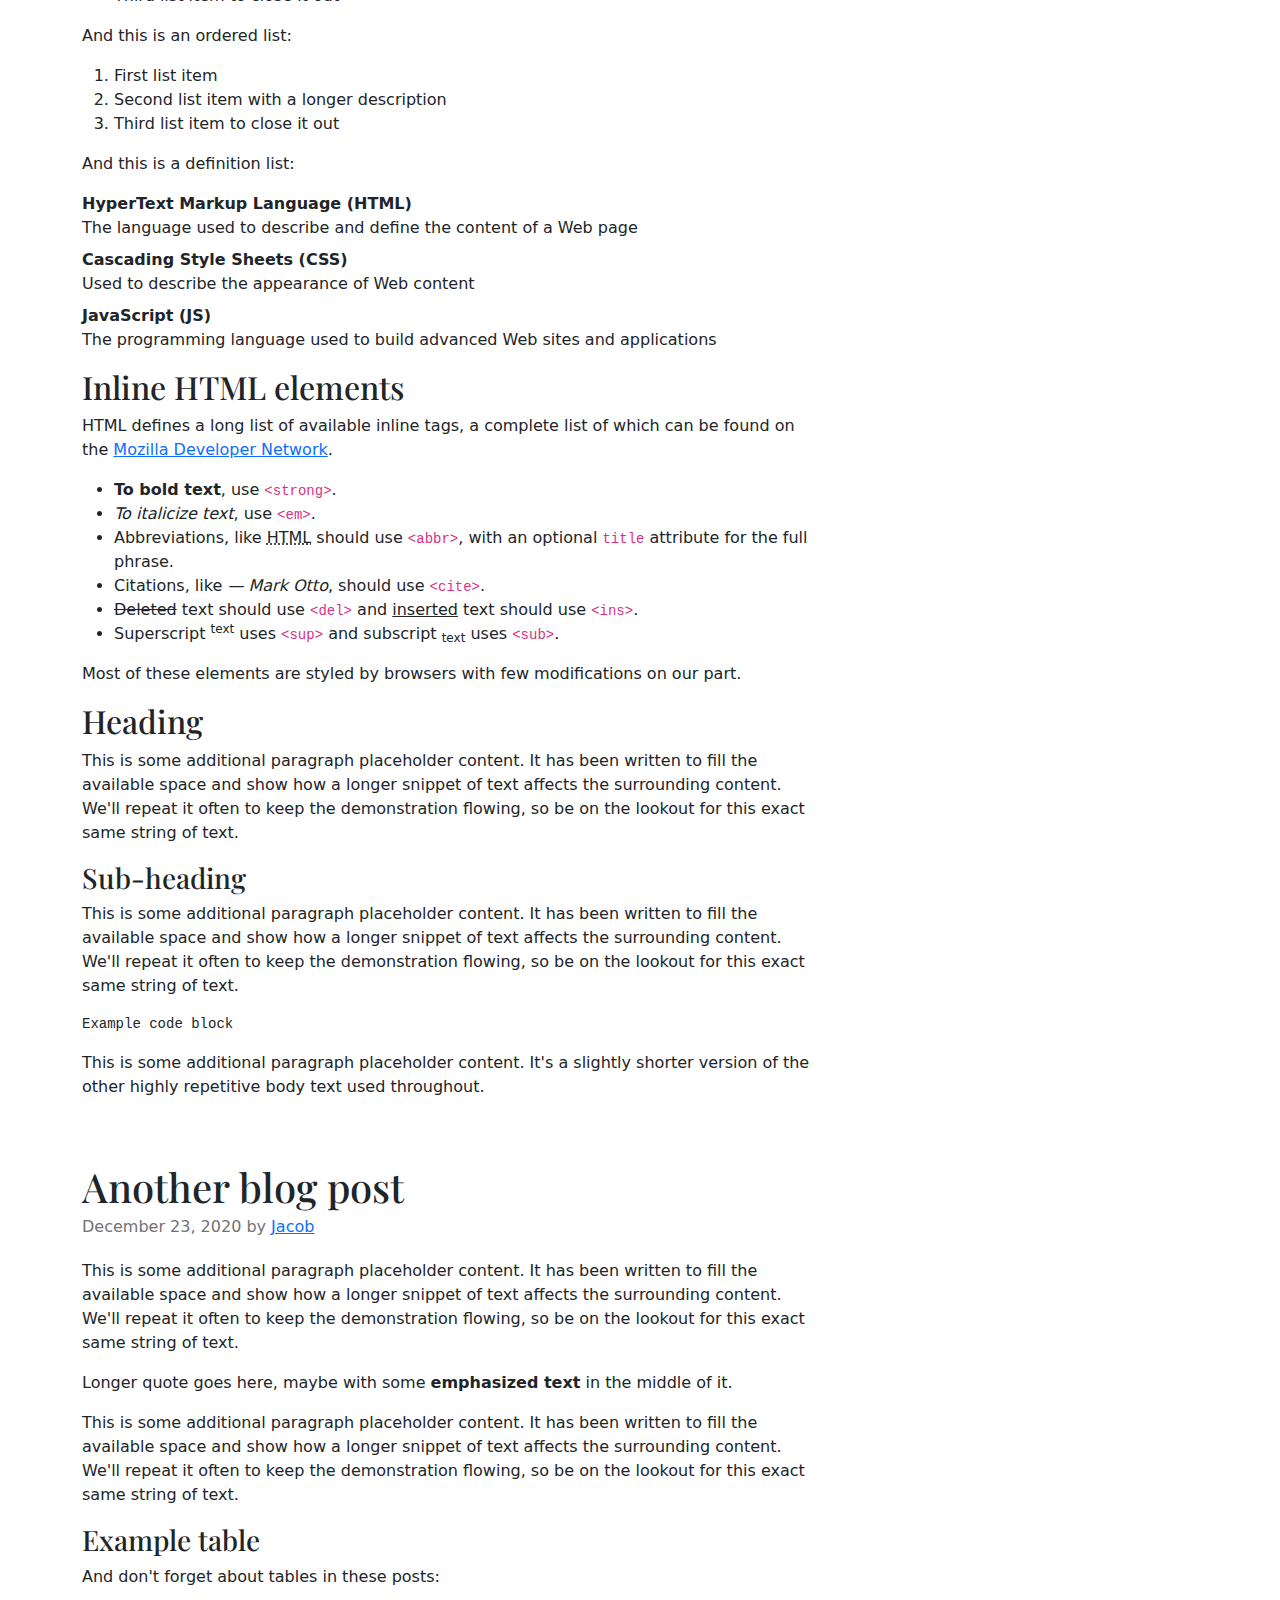
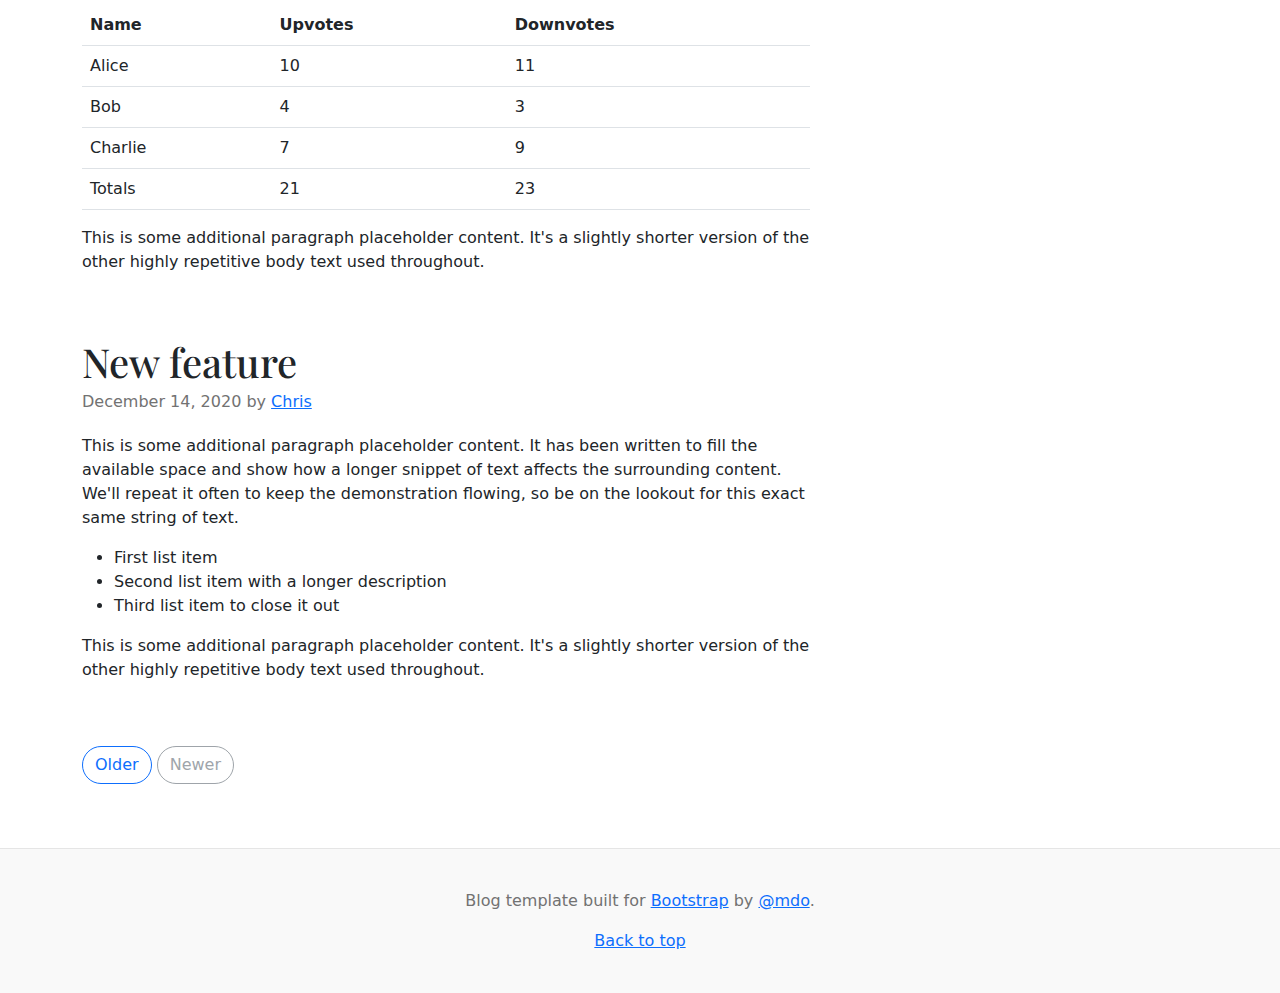
<file: docs/bootstrap-5.2.1-examples/blog/index.html>
<!doctype html>
<html lang="en">
  <head>
    <meta charset="utf-8">
    <meta name="viewport" content="width=device-width, initial-scale=1">
    <meta name="description" content="">
    <meta name="author" content="Mark Otto, Jacob Thornton, and Bootstrap contributors">
    <meta name="generator" content="Hugo 0.101.0">
    <title>Blog Template · Bootstrap v5.2</title>

    <link rel="canonical" href="https://getbootstrap.com/docs/5.2/examples/blog/">

    

    

<link href="../assets/dist/css/bootstrap.min.css" rel="stylesheet">

    <style>
      .bd-placeholder-img {
        font-size: 1.125rem;
        text-anchor: middle;
        -webkit-user-select: none;
        -moz-user-select: none;
        user-select: none;
      }

      @media (min-width: 768px) {
        .bd-placeholder-img-lg {
          font-size: 3.5rem;
        }
      }

      .b-example-divider {
        height: 3rem;
        background-color: rgba(0, 0, 0, .1);
        border: solid rgba(0, 0, 0, .15);
        border-width: 1px 0;
        box-shadow: inset 0 .5em 1.5em rgba(0, 0, 0, .1), inset 0 .125em .5em rgba(0, 0, 0, .15);
      }

      .b-example-vr {
        flex-shrink: 0;
        width: 1.5rem;
        height: 100vh;
      }

      .bi {
        vertical-align: -.125em;
        fill: currentColor;
      }

      .nav-scroller {
        position: relative;
        z-index: 2;
        height: 2.75rem;
        overflow-y: hidden;
      }

      .nav-scroller .nav {
        display: flex;
        flex-wrap: nowrap;
        padding-bottom: 1rem;
        margin-top: -1px;
        overflow-x: auto;
        text-align: center;
        white-space: nowrap;
        -webkit-overflow-scrolling: touch;
      }
    </style>

    
    <!-- Custom styles for this template -->
    <link href="https://fonts.googleapis.com/css?family=Playfair&#43;Display:700,900&amp;display=swap" rel="stylesheet">
    <!-- Custom styles for this template -->
    <link href="blog.css" rel="stylesheet">
  </head>
  <body>
    
<div class="container">
  <header class="blog-header lh-1 py-3">
    <div class="row flex-nowrap justify-content-between align-items-center">
      <div class="col-4 pt-1">
        <a class="link-secondary" href="#">Subscribe</a>
      </div>
      <div class="col-4 text-center">
        <a class="blog-header-logo text-dark" href="#">Large</a>
      </div>
      <div class="col-4 d-flex justify-content-end align-items-center">
        <a class="link-secondary" href="#" aria-label="Search">
          <svg xmlns="http://www.w3.org/2000/svg" width="20" height="20" fill="none" stroke="currentColor" stroke-linecap="round" stroke-linejoin="round" stroke-width="2" class="mx-3" role="img" viewBox="0 0 24 24"><title>Search</title><circle cx="10.5" cy="10.5" r="7.5"/><path d="M21 21l-5.2-5.2"/></svg>
        </a>
        <a class="btn btn-sm btn-outline-secondary" href="#">Sign up</a>
      </div>
    </div>
  </header>

  <div class="nav-scroller py-1 mb-2">
    <nav class="nav d-flex justify-content-between">
      <a class="p-2 link-secondary" href="#">World</a>
      <a class="p-2 link-secondary" href="#">U.S.</a>
      <a class="p-2 link-secondary" href="#">Technology</a>
      <a class="p-2 link-secondary" href="#">Design</a>
      <a class="p-2 link-secondary" href="#">Culture</a>
      <a class="p-2 link-secondary" href="#">Business</a>
      <a class="p-2 link-secondary" href="#">Politics</a>
      <a class="p-2 link-secondary" href="#">Opinion</a>
      <a class="p-2 link-secondary" href="#">Science</a>
      <a class="p-2 link-secondary" href="#">Health</a>
      <a class="p-2 link-secondary" href="#">Style</a>
      <a class="p-2 link-secondary" href="#">Travel</a>
    </nav>
  </div>
</div>

<main class="container">
  <div class="p-4 p-md-5 mb-4 rounded text-bg-dark">
    <div class="col-md-6 px-0">
      <h1 class="display-4 fst-italic">Title of a longer featured blog post</h1>
      <p class="lead my-3">Multiple lines of text that form the lede, informing new readers quickly and efficiently about what’s most interesting in this post’s contents.</p>
      <p class="lead mb-0"><a href="#" class="text-white fw-bold">Continue reading...</a></p>
    </div>
  </div>

  <div class="row mb-2">
    <div class="col-md-6">
      <div class="row g-0 border rounded overflow-hidden flex-md-row mb-4 shadow-sm h-md-250 position-relative">
        <div class="col p-4 d-flex flex-column position-static">
          <strong class="d-inline-block mb-2 text-primary">World</strong>
          <h3 class="mb-0">Featured post</h3>
          <div class="mb-1 text-muted">Nov 12</div>
          <p class="card-text mb-auto">This is a wider card with supporting text below as a natural lead-in to additional content.</p>
          <a href="#" class="stretched-link">Continue reading</a>
        </div>
        <div class="col-auto d-none d-lg-block">
          <svg class="bd-placeholder-img" width="200" height="250" xmlns="http://www.w3.org/2000/svg" role="img" aria-label="Placeholder: Thumbnail" preserveAspectRatio="xMidYMid slice" focusable="false"><title>Placeholder</title><rect width="100%" height="100%" fill="#55595c"/><text x="50%" y="50%" fill="#eceeef" dy=".3em">Thumbnail</text></svg>

        </div>
      </div>
    </div>
    <div class="col-md-6">
      <div class="row g-0 border rounded overflow-hidden flex-md-row mb-4 shadow-sm h-md-250 position-relative">
        <div class="col p-4 d-flex flex-column position-static">
          <strong class="d-inline-block mb-2 text-success">Design</strong>
          <h3 class="mb-0">Post title</h3>
          <div class="mb-1 text-muted">Nov 11</div>
          <p class="mb-auto">This is a wider card with supporting text below as a natural lead-in to additional content.</p>
          <a href="#" class="stretched-link">Continue reading</a>
        </div>
        <div class="col-auto d-none d-lg-block">
          <svg class="bd-placeholder-img" width="200" height="250" xmlns="http://www.w3.org/2000/svg" role="img" aria-label="Placeholder: Thumbnail" preserveAspectRatio="xMidYMid slice" focusable="false"><title>Placeholder</title><rect width="100%" height="100%" fill="#55595c"/><text x="50%" y="50%" fill="#eceeef" dy=".3em">Thumbnail</text></svg>

        </div>
      </div>
    </div>
  </div>

  <div class="row g-5">
    <div class="col-md-8">
      <h3 class="pb-4 mb-4 fst-italic border-bottom">
        From the Firehose
      </h3>

      <article class="blog-post">
        <h2 class="blog-post-title mb-1">Sample blog post</h2>
        <p class="blog-post-meta">January 1, 2021 by <a href="#">Mark</a></p>

        <p>This blog post shows a few different types of content that’s supported and styled with Bootstrap. Basic typography, lists, tables, images, code, and more are all supported as expected.</p>
        <hr>
        <p>This is some additional paragraph placeholder content. It has been written to fill the available space and show how a longer snippet of text affects the surrounding content. We'll repeat it often to keep the demonstration flowing, so be on the lookout for this exact same string of text.</p>
        <h2>Blockquotes</h2>
        <p>This is an example blockquote in action:</p>
        <blockquote class="blockquote">
          <p>Quoted text goes here.</p>
        </blockquote>
        <p>This is some additional paragraph placeholder content. It has been written to fill the available space and show how a longer snippet of text affects the surrounding content. We'll repeat it often to keep the demonstration flowing, so be on the lookout for this exact same string of text.</p>
        <h3>Example lists</h3>
        <p>This is some additional paragraph placeholder content. It's a slightly shorter version of the other highly repetitive body text used throughout. This is an example unordered list:</p>
        <ul>
          <li>First list item</li>
          <li>Second list item with a longer description</li>
          <li>Third list item to close it out</li>
        </ul>
        <p>And this is an ordered list:</p>
        <ol>
          <li>First list item</li>
          <li>Second list item with a longer description</li>
          <li>Third list item to close it out</li>
        </ol>
        <p>And this is a definition list:</p>
        <dl>
          <dt>HyperText Markup Language (HTML)</dt>
          <dd>The language used to describe and define the content of a Web page</dd>
          <dt>Cascading Style Sheets (CSS)</dt>
          <dd>Used to describe the appearance of Web content</dd>
          <dt>JavaScript (JS)</dt>
          <dd>The programming language used to build advanced Web sites and applications</dd>
        </dl>
        <h2>Inline HTML elements</h2>
        <p>HTML defines a long list of available inline tags, a complete list of which can be found on the <a href="https://developer.mozilla.org/en-US/docs/Web/HTML/Element">Mozilla Developer Network</a>.</p>
        <ul>
          <li><strong>To bold text</strong>, use <code class="language-plaintext highlighter-rouge">&lt;strong&gt;</code>.</li>
          <li><em>To italicize text</em>, use <code class="language-plaintext highlighter-rouge">&lt;em&gt;</code>.</li>
          <li>Abbreviations, like <abbr title="HyperText Markup Language">HTML</abbr> should use <code class="language-plaintext highlighter-rouge">&lt;abbr&gt;</code>, with an optional <code class="language-plaintext highlighter-rouge">title</code> attribute for the full phrase.</li>
          <li>Citations, like <cite>— Mark Otto</cite>, should use <code class="language-plaintext highlighter-rouge">&lt;cite&gt;</code>.</li>
          <li><del>Deleted</del> text should use <code class="language-plaintext highlighter-rouge">&lt;del&gt;</code> and <ins>inserted</ins> text should use <code class="language-plaintext highlighter-rouge">&lt;ins&gt;</code>.</li>
          <li>Superscript <sup>text</sup> uses <code class="language-plaintext highlighter-rouge">&lt;sup&gt;</code> and subscript <sub>text</sub> uses <code class="language-plaintext highlighter-rouge">&lt;sub&gt;</code>.</li>
        </ul>
        <p>Most of these elements are styled by browsers with few modifications on our part.</p>
        <h2>Heading</h2>
        <p>This is some additional paragraph placeholder content. It has been written to fill the available space and show how a longer snippet of text affects the surrounding content. We'll repeat it often to keep the demonstration flowing, so be on the lookout for this exact same string of text.</p>
        <h3>Sub-heading</h3>
        <p>This is some additional paragraph placeholder content. It has been written to fill the available space and show how a longer snippet of text affects the surrounding content. We'll repeat it often to keep the demonstration flowing, so be on the lookout for this exact same string of text.</p>
        <pre><code>Example code block</code></pre>
        <p>This is some additional paragraph placeholder content. It's a slightly shorter version of the other highly repetitive body text used throughout.</p>
      </article>

      <article class="blog-post">
        <h2 class="blog-post-title mb-1">Another blog post</h2>
        <p class="blog-post-meta">December 23, 2020 by <a href="#">Jacob</a></p>

        <p>This is some additional paragraph placeholder content. It has been written to fill the available space and show how a longer snippet of text affects the surrounding content. We'll repeat it often to keep the demonstration flowing, so be on the lookout for this exact same string of text.</p>
        <blockquote>
          <p>Longer quote goes here, maybe with some <strong>emphasized text</strong> in the middle of it.</p>
        </blockquote>
        <p>This is some additional paragraph placeholder content. It has been written to fill the available space and show how a longer snippet of text affects the surrounding content. We'll repeat it often to keep the demonstration flowing, so be on the lookout for this exact same string of text.</p>
        <h3>Example table</h3>
        <p>And don't forget about tables in these posts:</p>
        <table class="table">
          <thead>
            <tr>
              <th>Name</th>
              <th>Upvotes</th>
              <th>Downvotes</th>
            </tr>
          </thead>
          <tbody>
            <tr>
              <td>Alice</td>
              <td>10</td>
              <td>11</td>
            </tr>
            <tr>
              <td>Bob</td>
              <td>4</td>
              <td>3</td>
            </tr>
            <tr>
              <td>Charlie</td>
              <td>7</td>
              <td>9</td>
            </tr>
          </tbody>
          <tfoot>
            <tr>
              <td>Totals</td>
              <td>21</td>
              <td>23</td>
            </tr>
          </tfoot>
        </table>

        <p>This is some additional paragraph placeholder content. It's a slightly shorter version of the other highly repetitive body text used throughout.</p>
      </article>

      <article class="blog-post">
        <h2 class="blog-post-title mb-1">New feature</h2>
        <p class="blog-post-meta">December 14, 2020 by <a href="#">Chris</a></p>

        <p>This is some additional paragraph placeholder content. It has been written to fill the available space and show how a longer snippet of text affects the surrounding content. We'll repeat it often to keep the demonstration flowing, so be on the lookout for this exact same string of text.</p>
        <ul>
          <li>First list item</li>
          <li>Second list item with a longer description</li>
          <li>Third list item to close it out</li>
        </ul>
        <p>This is some additional paragraph placeholder content. It's a slightly shorter version of the other highly repetitive body text used throughout.</p>
      </article>

      <nav class="blog-pagination" aria-label="Pagination">
        <a class="btn btn-outline-primary rounded-pill" href="#">Older</a>
        <a class="btn btn-outline-secondary rounded-pill disabled">Newer</a>
      </nav>

    </div>

    <div class="col-md-4">
      <div class="position-sticky" style="top: 2rem;">
        <div class="p-4 mb-3 bg-light rounded">
          <h4 class="fst-italic">About</h4>
          <p class="mb-0">Customize this section to tell your visitors a little bit about your publication, writers, content, or something else entirely. Totally up to you.</p>
        </div>

        <div class="p-4">
          <h4 class="fst-italic">Archives</h4>
          <ol class="list-unstyled mb-0">
            <li><a href="#">March 2021</a></li>
            <li><a href="#">February 2021</a></li>
            <li><a href="#">January 2021</a></li>
            <li><a href="#">December 2020</a></li>
            <li><a href="#">November 2020</a></li>
            <li><a href="#">October 2020</a></li>
            <li><a href="#">September 2020</a></li>
            <li><a href="#">August 2020</a></li>
            <li><a href="#">July 2020</a></li>
            <li><a href="#">June 2020</a></li>
            <li><a href="#">May 2020</a></li>
            <li><a href="#">April 2020</a></li>
          </ol>
        </div>

        <div class="p-4">
          <h4 class="fst-italic">Elsewhere</h4>
          <ol class="list-unstyled">
            <li><a href="#">GitHub</a></li>
            <li><a href="#">Twitter</a></li>
            <li><a href="#">Facebook</a></li>
          </ol>
        </div>
      </div>
    </div>
  </div>

</main>

<footer class="blog-footer">
  <p>Blog template built for <a href="https://getbootstrap.com/">Bootstrap</a> by <a href="https://twitter.com/mdo">@mdo</a>.</p>
  <p>
    <a href="#">Back to top</a>
  </p>
</footer>


    
  </body>
</html>
</file>
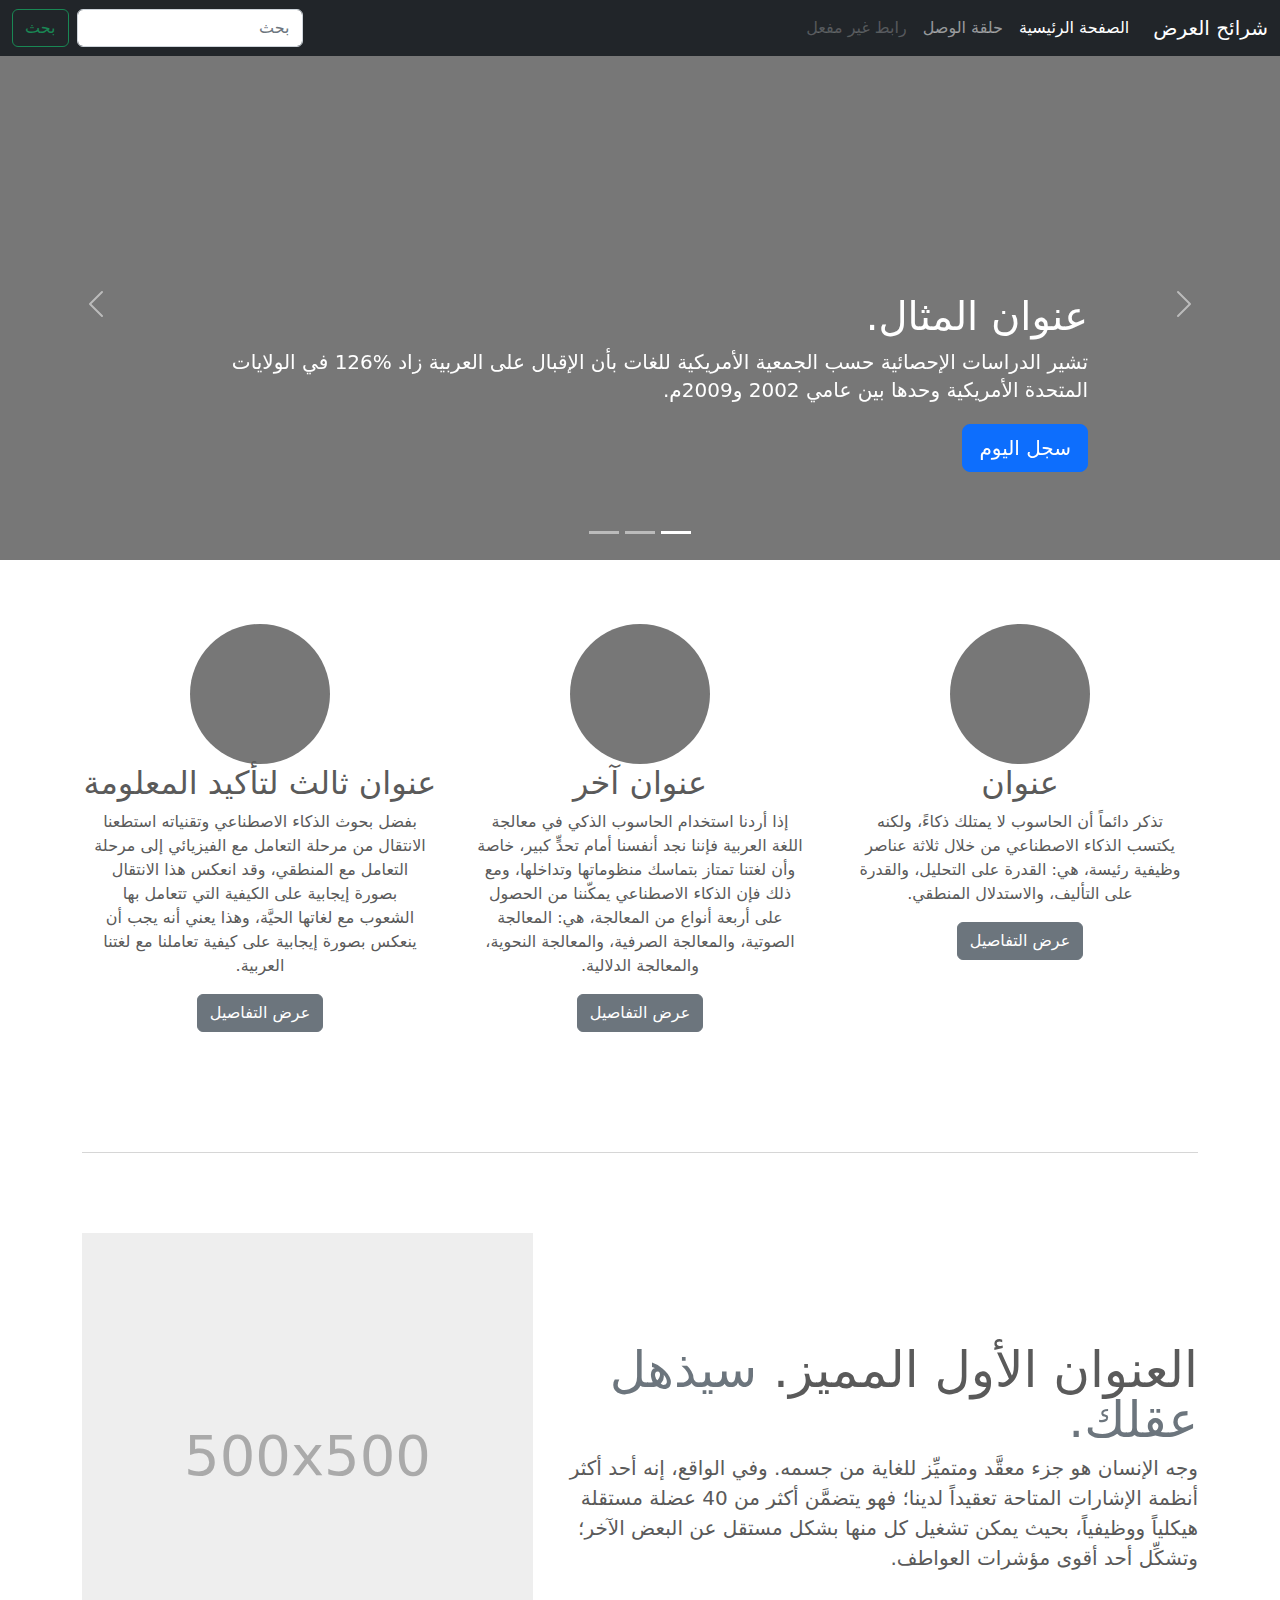
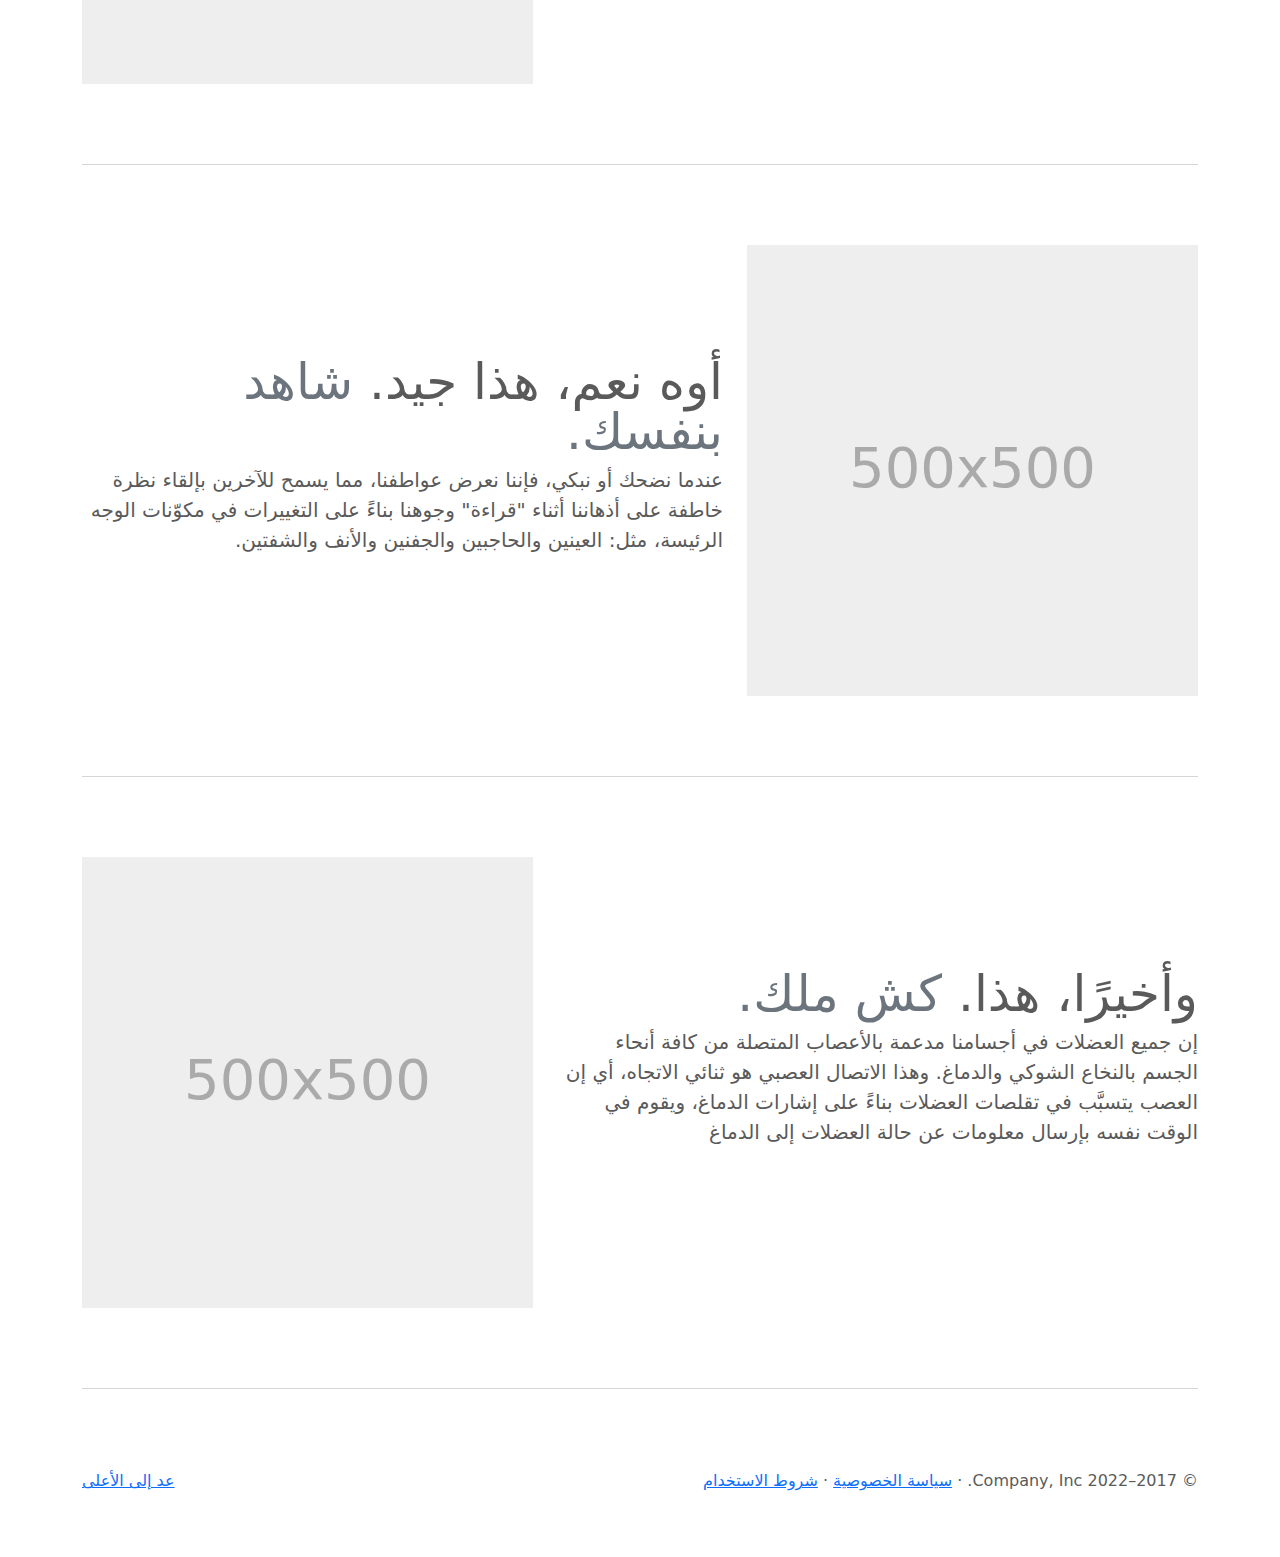
<file: docs/bootstrap-5.2.1-examples/carousel-rtl/index.html>
<!doctype html>
<html lang="ar" dir="rtl">
  <head>
    <meta charset="utf-8">
    <meta name="viewport" content="width=device-width, initial-scale=1">
    <meta name="description" content="">
    <meta name="author" content="Mark Otto, Jacob Thornton, and Bootstrap contributors">
    <meta name="generator" content="Hugo 0.101.0">
    <title>قالب  شرائح العرض · Bootstrap v5.2</title>

    <link rel="canonical" href="https://getbootstrap.com/docs/5.2/examples/carousel-rtl/">

    

    

<link href="../assets/dist/css/bootstrap.rtl.min.css" rel="stylesheet">

    <style>
      .bd-placeholder-img {
        font-size: 1.125rem;
        text-anchor: middle;
        -webkit-user-select: none;
        -moz-user-select: none;
        user-select: none;
      }

      @media (min-width: 768px) {
        .bd-placeholder-img-lg {
          font-size: 3.5rem;
        }
      }

      .b-example-divider {
        height: 3rem;
        background-color: rgba(0, 0, 0, .1);
        border: solid rgba(0, 0, 0, .15);
        border-width: 1px 0;
        box-shadow: inset 0 .5em 1.5em rgba(0, 0, 0, .1), inset 0 .125em .5em rgba(0, 0, 0, .15);
      }

      .b-example-vr {
        flex-shrink: 0;
        width: 1.5rem;
        height: 100vh;
      }

      .bi {
        vertical-align: -.125em;
        fill: currentColor;
      }

      .nav-scroller {
        position: relative;
        z-index: 2;
        height: 2.75rem;
        overflow-y: hidden;
      }

      .nav-scroller .nav {
        display: flex;
        flex-wrap: nowrap;
        padding-bottom: 1rem;
        margin-top: -1px;
        overflow-x: auto;
        text-align: center;
        white-space: nowrap;
        -webkit-overflow-scrolling: touch;
      }
    </style>

    
    <!-- Custom styles for this template -->
    <link href="../carousel/carousel.rtl.css" rel="stylesheet">
  </head>
  <body>
    
<header>
  <nav class="navbar navbar-expand-md navbar-dark fixed-top bg-dark">
    <div class="container-fluid">
      <a class="navbar-brand" href="#">شرائح العرض</a>
      <button class="navbar-toggler" type="button" data-bs-toggle="collapse" data-bs-target="#navbarCollapse" aria-controls="navbarCollapse" aria-expanded="false" aria-label="تبديل التنقل">
        <span class="navbar-toggler-icon"></span>
      </button>
      <div class="collapse navbar-collapse" id="navbarCollapse">
        <ul class="navbar-nav me-auto mb-2 mb-md-0">
          <li class="nav-item">
            <a class="nav-link active" aria-current="page" href="#">الصفحة الرئيسية</a>
          </li>
          <li class="nav-item">
            <a class="nav-link" href="#">حلقة الوصل</a>
          </li>
          <li class="nav-item">
            <a class="nav-link disabled">رابط غير مفعل</a>
          </li>
        </ul>
        <form class="d-flex" role="search">
          <input class="form-control me-2" type="search" placeholder="بحث" aria-label="بحث">
          <button class="btn btn-outline-success" type="submit">بحث</button>
        </form>
      </div>
    </div>
  </nav>
</header>

<main>

  <div id="myCarousel" class="carousel slide" data-bs-ride="carousel">
    <div class="carousel-indicators">
      <button type="button" data-bs-target="#myCarousel" data-bs-slide-to="0" class="active" aria-current="true" aria-label="Slide 1"></button>
      <button type="button" data-bs-target="#myCarousel" data-bs-slide-to="1" aria-label="Slide 2"></button>
      <button type="button" data-bs-target="#myCarousel" data-bs-slide-to="2" aria-label="Slide 3"></button>
    </div>
    <div class="carousel-inner">
      <div class="carousel-item active">
        <svg class="bd-placeholder-img" width="100%" height="100%" xmlns="http://www.w3.org/2000/svg" aria-hidden="true" preserveAspectRatio="xMidYMid slice" focusable="false"><rect width="100%" height="100%" fill="#777"/></svg>

        <div class="container">
          <div class="carousel-caption text-start">
            <h1>عنوان المثال.</h1>
            <p>تشير الدراسات الإحصائية حسب الجمعية الأمريكية للغات بأن الإقبال على العربية زاد %126 في الولايات المتحدة الأمريكية وحدها بين عامي 2002 و2009م.</p>
            <p><a class="btn btn-lg btn-primary" href="#">سجل اليوم</a></p>
          </div>
        </div>
      </div>
      <div class="carousel-item">
        <svg class="bd-placeholder-img" width="100%" height="100%" xmlns="http://www.w3.org/2000/svg" aria-hidden="true" preserveAspectRatio="xMidYMid slice" focusable="false"><rect width="100%" height="100%" fill="#777"/></svg>

        <div class="container">
          <div class="carousel-caption">
            <h1>عنوان مثال آخر.</h1>
            <p>حسب المجلس الثقافي البريطاني فإن تعليم الإنجليزية داخل بريطانيا يسهم في تعزيز اقتصادها بما يتجاوز ملياري جنيه سنوياً، كما أنه وفر أكثر من 26 ألف وظيفة.</p>
            <p><a class="btn btn-lg btn-primary" href="#">أعرف أكثر</a></p>
          </div>
        </div>
      </div>
      <div class="carousel-item">
        <svg class="bd-placeholder-img" width="100%" height="100%" xmlns="http://www.w3.org/2000/svg" aria-hidden="true" preserveAspectRatio="xMidYMid slice" focusable="false"><rect width="100%" height="100%" fill="#777"/></svg>

        <div class="container">
          <div class="carousel-caption text-end">
            <h1>واحد أكثر لقياس جيد.</h1>
            <p>الإحصاءات لحجم الاستثمار اللغوي خارج بريطانيا تتفاوت من سنة لأخرى إلا أن المدير التنفيذي للمجلس الثقافي البريطاني إدي بايرز يرى أن استثمار تعليم الإنجليزية في الخارج لا يحسب على المستوى المالي فحسب بل على المستوى السياسي أيضاً.</p>
            <p><a class="btn btn-lg btn-primary" href="#">تصفح المعرض</a></p>
          </div>
        </div>
      </div>
    </div>
    <button class="carousel-control-prev" type="button" data-bs-target="#myCarousel" data-bs-slide="prev">
      <span class="carousel-control-prev-icon" aria-hidden="true"></span>
      <span class="visually-hidden">السابق</span>
    </button>
    <button class="carousel-control-next" type="button" data-bs-target="#myCarousel" data-bs-slide="next">
      <span class="carousel-control-next-icon" aria-hidden="true"></span>
      <span class="visually-hidden">التالي</span>
    </button>
  </div>


  <!-- Marketing messaging and featurettes
  ================================================== -->
  <!-- Wrap the rest of the page in another container to center all the content. -->

  <div class="container marketing">

    <!-- Three columns of text below the carousel -->
    <div class="row">
      <div class="col-lg-4">
        <svg class="bd-placeholder-img rounded-circle" width="140" height="140" xmlns="http://www.w3.org/2000/svg" role="img" aria-label="Placeholder: 140x140" preserveAspectRatio="xMidYMid slice" focusable="false"><title>Placeholder</title><rect width="100%" height="100%" fill="#777"/><text x="50%" y="50%" fill="#777" dy=".3em">140x140</text></svg>

        <h2 class="fw-normal">عنوان</h2>
        <p>تذكر دائماً أن الحاسوب لا يمتلك ذكاءً، ولكنه يكتسب الذكاء الاصطناعي من خلال ثلاثة عناصر وظيفية رئيسة، هي: القدرة على التحليل، والقدرة على التأليف، والاستدلال المنطقي.</p>
        <p><a class="btn btn-secondary" href="#">عرض التفاصيل</a></p>
      </div><!-- /.col-lg-4 -->
      <div class="col-lg-4">
        <svg class="bd-placeholder-img rounded-circle" width="140" height="140" xmlns="http://www.w3.org/2000/svg" role="img" aria-label="Placeholder: 140x140" preserveAspectRatio="xMidYMid slice" focusable="false"><title>Placeholder</title><rect width="100%" height="100%" fill="#777"/><text x="50%" y="50%" fill="#777" dy=".3em">140x140</text></svg>

        <h2 class="fw-normal">عنوان آخر</h2>
        <p>إذا أردنا استخدام الحاسوب الذكي في معالجة اللغة العربية فإننا نجد أنفسنا أمام تحدٍّ كبير، خاصة وأن لغتنا تمتاز بتماسك منظوماتها وتداخلها، ومع ذلك فإن الذكاء الاصطناعي يمكّننا من الحصول على أربعة أنواع من المعالجة، هي: المعالجة الصوتية، والمعالجة الصرفية، والمعالجة النحوية، والمعالجة الدلالية.</p>
        <p><a class="btn btn-secondary" href="#">عرض التفاصيل</a></p>
      </div><!-- /.col-lg-4 -->
      <div class="col-lg-4">
        <svg class="bd-placeholder-img rounded-circle" width="140" height="140" xmlns="http://www.w3.org/2000/svg" role="img" aria-label="Placeholder: 140x140" preserveAspectRatio="xMidYMid slice" focusable="false"><title>Placeholder</title><rect width="100%" height="100%" fill="#777"/><text x="50%" y="50%" fill="#777" dy=".3em">140x140</text></svg>

        <h2 class="fw-normal">عنوان ثالث لتأكيد المعلومة</h2>
        <p>بفضل بحوث الذكاء الاصطناعي وتقنياته استطعنا الانتقال من مرحلة التعامل مع الفيزيائي إلى مرحلة التعامل مع المنطقي، وقد انعكس هذا الانتقال بصورة إيجابية على الكيفية التي تتعامل بها الشعوب مع لغاتها الحيَّة، وهذا يعني أنه يجب أن ينعكس بصورة إيجابية على كيفية تعاملنا مع لغتنا العربية.</p>
        <p><a class="btn btn-secondary" href="#">عرض التفاصيل</a></p>
      </div><!-- /.col-lg-4 -->
    </div><!-- /.row -->


    <!-- START THE FEATURETTES -->

    <hr class="featurette-divider">

    <div class="row featurette">
      <div class="col-md-7">
        <h2 class="featurette-heading fw-normal lh-1">العنوان الأول المميز. <span class="text-muted"> سيذهل عقلك. </span></h2>
        <p class="lead">وجه الإنسان هو جزء معقَّد ومتميِّز للغاية من جسمه. وفي الواقع، إنه أحد أكثر أنظمة الإشارات المتاحة تعقيداً لدينا؛ فهو يتضمَّن أكثر من 40 عضلة مستقلة هيكلياً ووظيفياً، بحيث يمكن تشغيل كل منها بشكل مستقل عن البعض الآخر؛ وتشكِّل أحد أقوى مؤشرات العواطف.</p>
      </div>
      <div class="col-md-5">
        <svg class="bd-placeholder-img bd-placeholder-img-lg featurette-image img-fluid mx-auto" width="500" height="500" xmlns="http://www.w3.org/2000/svg" role="img" aria-label="Placeholder: 500x500" preserveAspectRatio="xMidYMid slice" focusable="false"><title>Placeholder</title><rect width="100%" height="100%" fill="#eee"/><text x="50%" y="50%" fill="#aaa" dy=".3em">500x500</text></svg>

      </div>
    </div>

    <hr class="featurette-divider">

    <div class="row featurette">
      <div class="col-md-7 order-md-2">
        <h2 class="featurette-heading fw-normal lh-1">أوه نعم، هذا جيد. <span class="text-muted"> شاهد بنفسك. </span></h2>
        <p class="lead">عندما نضحك أو نبكي، فإننا نعرض عواطفنا، مما يسمح للآخرين بإلقاء نظرة خاطفة على أذهاننا أثناء "قراءة" وجوهنا بناءً على التغييرات في مكوّنات الوجه الرئيسة، مثل: العينين والحاجبين والجفنين والأنف والشفتين.</p>
      </div>
      <div class="col-md-5 order-md-1">
        <svg class="bd-placeholder-img bd-placeholder-img-lg featurette-image img-fluid mx-auto" width="500" height="500" xmlns="http://www.w3.org/2000/svg" role="img" aria-label="Placeholder: 500x500" preserveAspectRatio="xMidYMid slice" focusable="false"><title>Placeholder</title><rect width="100%" height="100%" fill="#eee"/><text x="50%" y="50%" fill="#aaa" dy=".3em">500x500</text></svg>

      </div>
    </div>

    <hr class="featurette-divider">

    <div class="row featurette">
      <div class="col-md-7">
        <h2 class="featurette-heading fw-normal lh-1">وأخيرًا، هذا. <span class="text-muted"> كش ملك. </span></h2>
        <p class="lead">إن جميع العضلات في أجسامنا مدعمة بالأعصاب المتصلة من كافة أنحاء الجسم بالنخاع الشوكي والدماغ. وهذا الاتصال العصبي هو ثنائي الاتجاه، أي إن العصب يتسبَّب في تقلصات العضلات بناءً على إشارات الدماغ، ويقوم في الوقت نفسه بإرسال معلومات عن حالة العضلات إلى الدماغ</p>
      </div>
      <div class="col-md-5">
        <svg class="bd-placeholder-img bd-placeholder-img-lg featurette-image img-fluid mx-auto" width="500" height="500" xmlns="http://www.w3.org/2000/svg" role="img" aria-label="Placeholder: 500x500" preserveAspectRatio="xMidYMid slice" focusable="false"><title>Placeholder</title><rect width="100%" height="100%" fill="#eee"/><text x="50%" y="50%" fill="#aaa" dy=".3em">500x500</text></svg>

      </div>
    </div>

    <hr class="featurette-divider">

    <!-- /END THE FEATURETTES -->

  </div><!-- /.container -->


  <!-- FOOTER -->
  <footer class="container">
    <p class="float-end"><a href="#">عد إلى الأعلى</a></p>
    <p>&copy; 2017–2022 Company, Inc. &middot; <a href="#">سياسة الخصوصية</a> &middot; <a href="#">شروط الاستخدام</a></p>
  </footer>
</main>


    <script src="../assets/dist/js/bootstrap.bundle.min.js"></script>

      
  </body>
</html>
</file>
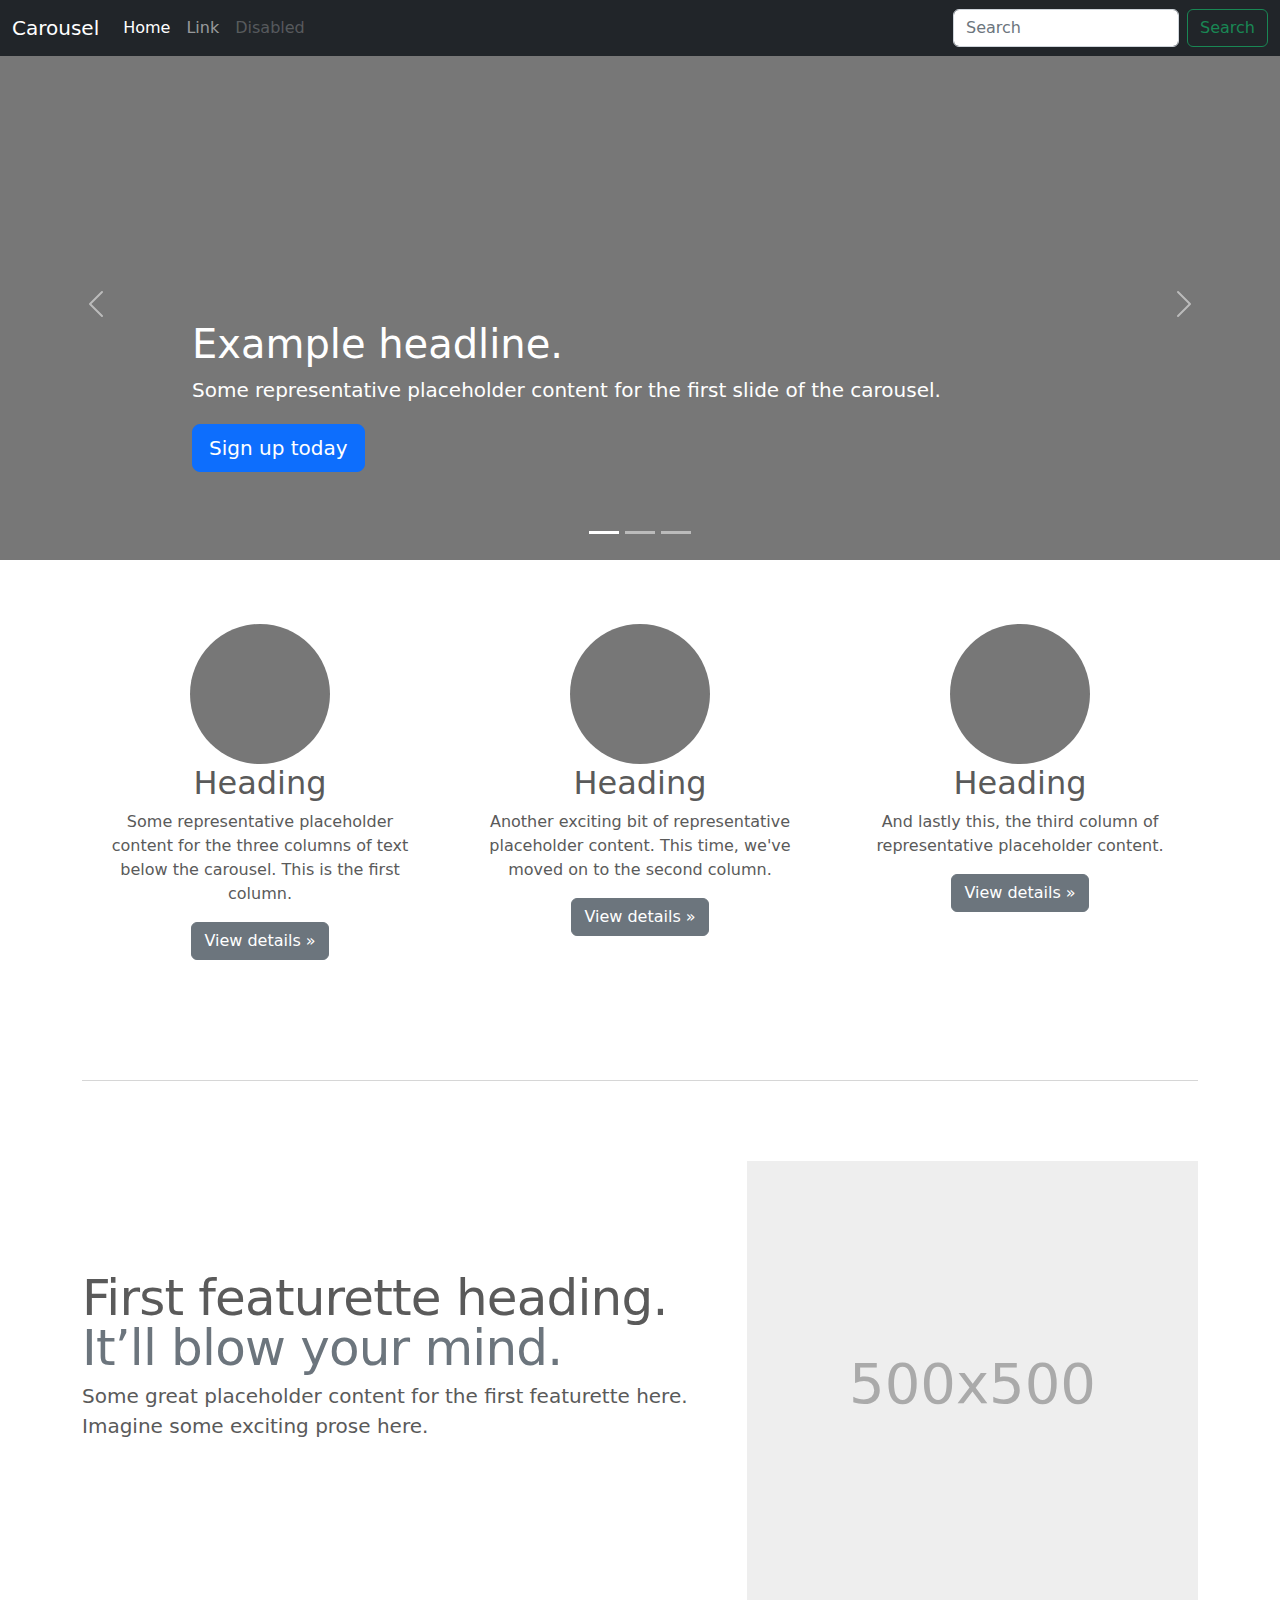
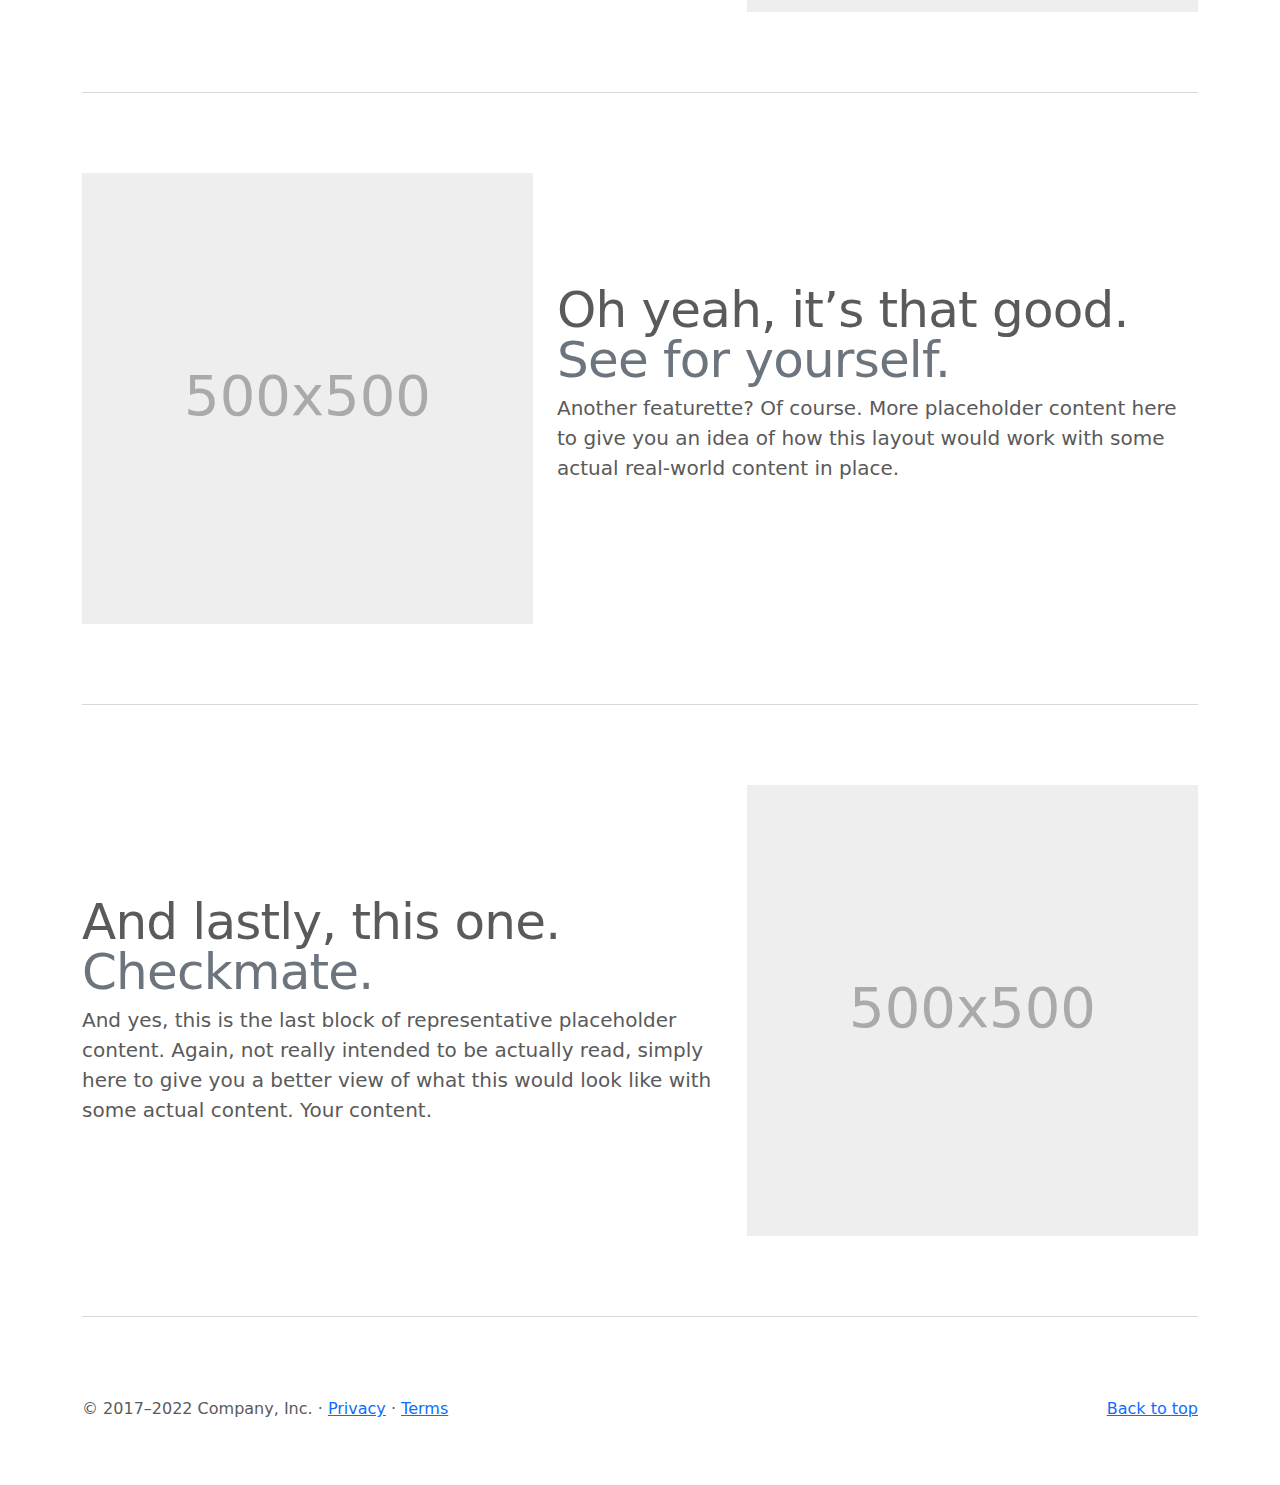
<file: docs/bootstrap-5.2.1-examples/carousel/index.html>
<!doctype html>
<html lang="en">
  <head>
    <meta charset="utf-8">
    <meta name="viewport" content="width=device-width, initial-scale=1">
    <meta name="description" content="">
    <meta name="author" content="Mark Otto, Jacob Thornton, and Bootstrap contributors">
    <meta name="generator" content="Hugo 0.101.0">
    <title>Carousel Template · Bootstrap v5.2</title>

    <link rel="canonical" href="https://getbootstrap.com/docs/5.2/examples/carousel/">

    

    

<link href="../assets/dist/css/bootstrap.min.css" rel="stylesheet">

    <style>
      .bd-placeholder-img {
        font-size: 1.125rem;
        text-anchor: middle;
        -webkit-user-select: none;
        -moz-user-select: none;
        user-select: none;
      }

      @media (min-width: 768px) {
        .bd-placeholder-img-lg {
          font-size: 3.5rem;
        }
      }

      .b-example-divider {
        height: 3rem;
        background-color: rgba(0, 0, 0, .1);
        border: solid rgba(0, 0, 0, .15);
        border-width: 1px 0;
        box-shadow: inset 0 .5em 1.5em rgba(0, 0, 0, .1), inset 0 .125em .5em rgba(0, 0, 0, .15);
      }

      .b-example-vr {
        flex-shrink: 0;
        width: 1.5rem;
        height: 100vh;
      }

      .bi {
        vertical-align: -.125em;
        fill: currentColor;
      }

      .nav-scroller {
        position: relative;
        z-index: 2;
        height: 2.75rem;
        overflow-y: hidden;
      }

      .nav-scroller .nav {
        display: flex;
        flex-wrap: nowrap;
        padding-bottom: 1rem;
        margin-top: -1px;
        overflow-x: auto;
        text-align: center;
        white-space: nowrap;
        -webkit-overflow-scrolling: touch;
      }
    </style>

    
    <!-- Custom styles for this template -->
    <link href="carousel.css" rel="stylesheet">
  </head>
  <body>
    
<header>
  <nav class="navbar navbar-expand-md navbar-dark fixed-top bg-dark">
    <div class="container-fluid">
      <a class="navbar-brand" href="#">Carousel</a>
      <button class="navbar-toggler" type="button" data-bs-toggle="collapse" data-bs-target="#navbarCollapse" aria-controls="navbarCollapse" aria-expanded="false" aria-label="Toggle navigation">
        <span class="navbar-toggler-icon"></span>
      </button>
      <div class="collapse navbar-collapse" id="navbarCollapse">
        <ul class="navbar-nav me-auto mb-2 mb-md-0">
          <li class="nav-item">
            <a class="nav-link active" aria-current="page" href="#">Home</a>
          </li>
          <li class="nav-item">
            <a class="nav-link" href="#">Link</a>
          </li>
          <li class="nav-item">
            <a class="nav-link disabled">Disabled</a>
          </li>
        </ul>
        <form class="d-flex" role="search">
          <input class="form-control me-2" type="search" placeholder="Search" aria-label="Search">
          <button class="btn btn-outline-success" type="submit">Search</button>
        </form>
      </div>
    </div>
  </nav>
</header>

<main>

  <div id="myCarousel" class="carousel slide" data-bs-ride="carousel">
    <div class="carousel-indicators">
      <button type="button" data-bs-target="#myCarousel" data-bs-slide-to="0" class="active" aria-current="true" aria-label="Slide 1"></button>
      <button type="button" data-bs-target="#myCarousel" data-bs-slide-to="1" aria-label="Slide 2"></button>
      <button type="button" data-bs-target="#myCarousel" data-bs-slide-to="2" aria-label="Slide 3"></button>
    </div>
    <div class="carousel-inner">
      <div class="carousel-item active">
        <svg class="bd-placeholder-img" width="100%" height="100%" xmlns="http://www.w3.org/2000/svg" aria-hidden="true" preserveAspectRatio="xMidYMid slice" focusable="false"><rect width="100%" height="100%" fill="#777"/></svg>

        <div class="container">
          <div class="carousel-caption text-start">
            <h1>Example headline.</h1>
            <p>Some representative placeholder content for the first slide of the carousel.</p>
            <p><a class="btn btn-lg btn-primary" href="#">Sign up today</a></p>
          </div>
        </div>
      </div>
      <div class="carousel-item">
        <svg class="bd-placeholder-img" width="100%" height="100%" xmlns="http://www.w3.org/2000/svg" aria-hidden="true" preserveAspectRatio="xMidYMid slice" focusable="false"><rect width="100%" height="100%" fill="#777"/></svg>

        <div class="container">
          <div class="carousel-caption">
            <h1>Another example headline.</h1>
            <p>Some representative placeholder content for the second slide of the carousel.</p>
            <p><a class="btn btn-lg btn-primary" href="#">Learn more</a></p>
          </div>
        </div>
      </div>
      <div class="carousel-item">
        <svg class="bd-placeholder-img" width="100%" height="100%" xmlns="http://www.w3.org/2000/svg" aria-hidden="true" preserveAspectRatio="xMidYMid slice" focusable="false"><rect width="100%" height="100%" fill="#777"/></svg>

        <div class="container">
          <div class="carousel-caption text-end">
            <h1>One more for good measure.</h1>
            <p>Some representative placeholder content for the third slide of this carousel.</p>
            <p><a class="btn btn-lg btn-primary" href="#">Browse gallery</a></p>
          </div>
        </div>
      </div>
    </div>
    <button class="carousel-control-prev" type="button" data-bs-target="#myCarousel" data-bs-slide="prev">
      <span class="carousel-control-prev-icon" aria-hidden="true"></span>
      <span class="visually-hidden">Previous</span>
    </button>
    <button class="carousel-control-next" type="button" data-bs-target="#myCarousel" data-bs-slide="next">
      <span class="carousel-control-next-icon" aria-hidden="true"></span>
      <span class="visually-hidden">Next</span>
    </button>
  </div>


  <!-- Marketing messaging and featurettes
  ================================================== -->
  <!-- Wrap the rest of the page in another container to center all the content. -->

  <div class="container marketing">

    <!-- Three columns of text below the carousel -->
    <div class="row">
      <div class="col-lg-4">
        <svg class="bd-placeholder-img rounded-circle" width="140" height="140" xmlns="http://www.w3.org/2000/svg" role="img" aria-label="Placeholder: 140x140" preserveAspectRatio="xMidYMid slice" focusable="false"><title>Placeholder</title><rect width="100%" height="100%" fill="#777"/><text x="50%" y="50%" fill="#777" dy=".3em">140x140</text></svg>

        <h2 class="fw-normal">Heading</h2>
        <p>Some representative placeholder content for the three columns of text below the carousel. This is the first column.</p>
        <p><a class="btn btn-secondary" href="#">View details &raquo;</a></p>
      </div><!-- /.col-lg-4 -->
      <div class="col-lg-4">
        <svg class="bd-placeholder-img rounded-circle" width="140" height="140" xmlns="http://www.w3.org/2000/svg" role="img" aria-label="Placeholder: 140x140" preserveAspectRatio="xMidYMid slice" focusable="false"><title>Placeholder</title><rect width="100%" height="100%" fill="#777"/><text x="50%" y="50%" fill="#777" dy=".3em">140x140</text></svg>

        <h2 class="fw-normal">Heading</h2>
        <p>Another exciting bit of representative placeholder content. This time, we've moved on to the second column.</p>
        <p><a class="btn btn-secondary" href="#">View details &raquo;</a></p>
      </div><!-- /.col-lg-4 -->
      <div class="col-lg-4">
        <svg class="bd-placeholder-img rounded-circle" width="140" height="140" xmlns="http://www.w3.org/2000/svg" role="img" aria-label="Placeholder: 140x140" preserveAspectRatio="xMidYMid slice" focusable="false"><title>Placeholder</title><rect width="100%" height="100%" fill="#777"/><text x="50%" y="50%" fill="#777" dy=".3em">140x140</text></svg>

        <h2 class="fw-normal">Heading</h2>
        <p>And lastly this, the third column of representative placeholder content.</p>
        <p><a class="btn btn-secondary" href="#">View details &raquo;</a></p>
      </div><!-- /.col-lg-4 -->
    </div><!-- /.row -->


    <!-- START THE FEATURETTES -->

    <hr class="featurette-divider">

    <div class="row featurette">
      <div class="col-md-7">
        <h2 class="featurette-heading fw-normal lh-1">First featurette heading. <span class="text-muted">It’ll blow your mind.</span></h2>
        <p class="lead">Some great placeholder content for the first featurette here. Imagine some exciting prose here.</p>
      </div>
      <div class="col-md-5">
        <svg class="bd-placeholder-img bd-placeholder-img-lg featurette-image img-fluid mx-auto" width="500" height="500" xmlns="http://www.w3.org/2000/svg" role="img" aria-label="Placeholder: 500x500" preserveAspectRatio="xMidYMid slice" focusable="false"><title>Placeholder</title><rect width="100%" height="100%" fill="#eee"/><text x="50%" y="50%" fill="#aaa" dy=".3em">500x500</text></svg>

      </div>
    </div>

    <hr class="featurette-divider">

    <div class="row featurette">
      <div class="col-md-7 order-md-2">
        <h2 class="featurette-heading fw-normal lh-1">Oh yeah, it’s that good. <span class="text-muted">See for yourself.</span></h2>
        <p class="lead">Another featurette? Of course. More placeholder content here to give you an idea of how this layout would work with some actual real-world content in place.</p>
      </div>
      <div class="col-md-5 order-md-1">
        <svg class="bd-placeholder-img bd-placeholder-img-lg featurette-image img-fluid mx-auto" width="500" height="500" xmlns="http://www.w3.org/2000/svg" role="img" aria-label="Placeholder: 500x500" preserveAspectRatio="xMidYMid slice" focusable="false"><title>Placeholder</title><rect width="100%" height="100%" fill="#eee"/><text x="50%" y="50%" fill="#aaa" dy=".3em">500x500</text></svg>

      </div>
    </div>

    <hr class="featurette-divider">

    <div class="row featurette">
      <div class="col-md-7">
        <h2 class="featurette-heading fw-normal lh-1">And lastly, this one. <span class="text-muted">Checkmate.</span></h2>
        <p class="lead">And yes, this is the last block of representative placeholder content. Again, not really intended to be actually read, simply here to give you a better view of what this would look like with some actual content. Your content.</p>
      </div>
      <div class="col-md-5">
        <svg class="bd-placeholder-img bd-placeholder-img-lg featurette-image img-fluid mx-auto" width="500" height="500" xmlns="http://www.w3.org/2000/svg" role="img" aria-label="Placeholder: 500x500" preserveAspectRatio="xMidYMid slice" focusable="false"><title>Placeholder</title><rect width="100%" height="100%" fill="#eee"/><text x="50%" y="50%" fill="#aaa" dy=".3em">500x500</text></svg>

      </div>
    </div>

    <hr class="featurette-divider">

    <!-- /END THE FEATURETTES -->

  </div><!-- /.container -->


  <!-- FOOTER -->
  <footer class="container">
    <p class="float-end"><a href="#">Back to top</a></p>
    <p>&copy; 2017–2022 Company, Inc. &middot; <a href="#">Privacy</a> &middot; <a href="#">Terms</a></p>
  </footer>
</main>


    <script src="../assets/dist/js/bootstrap.bundle.min.js"></script>

      
  </body>
</html>
</file>
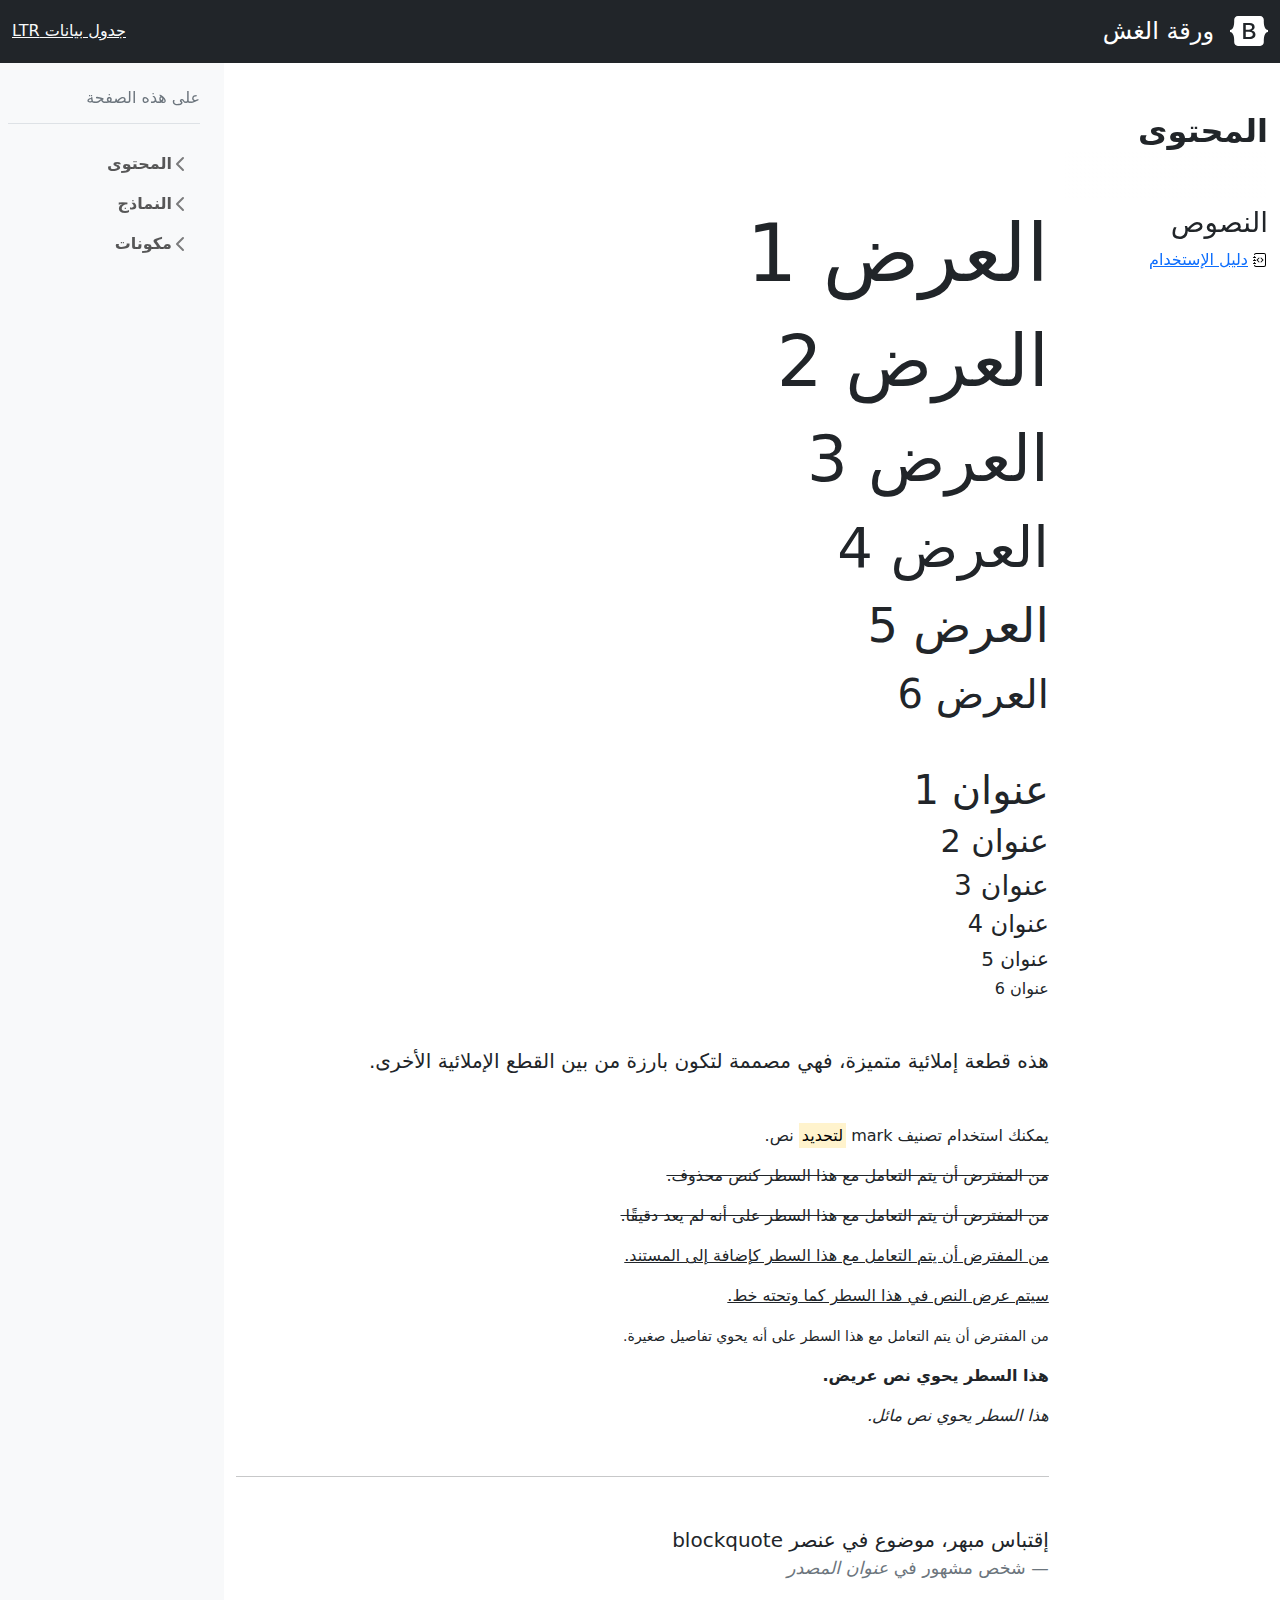
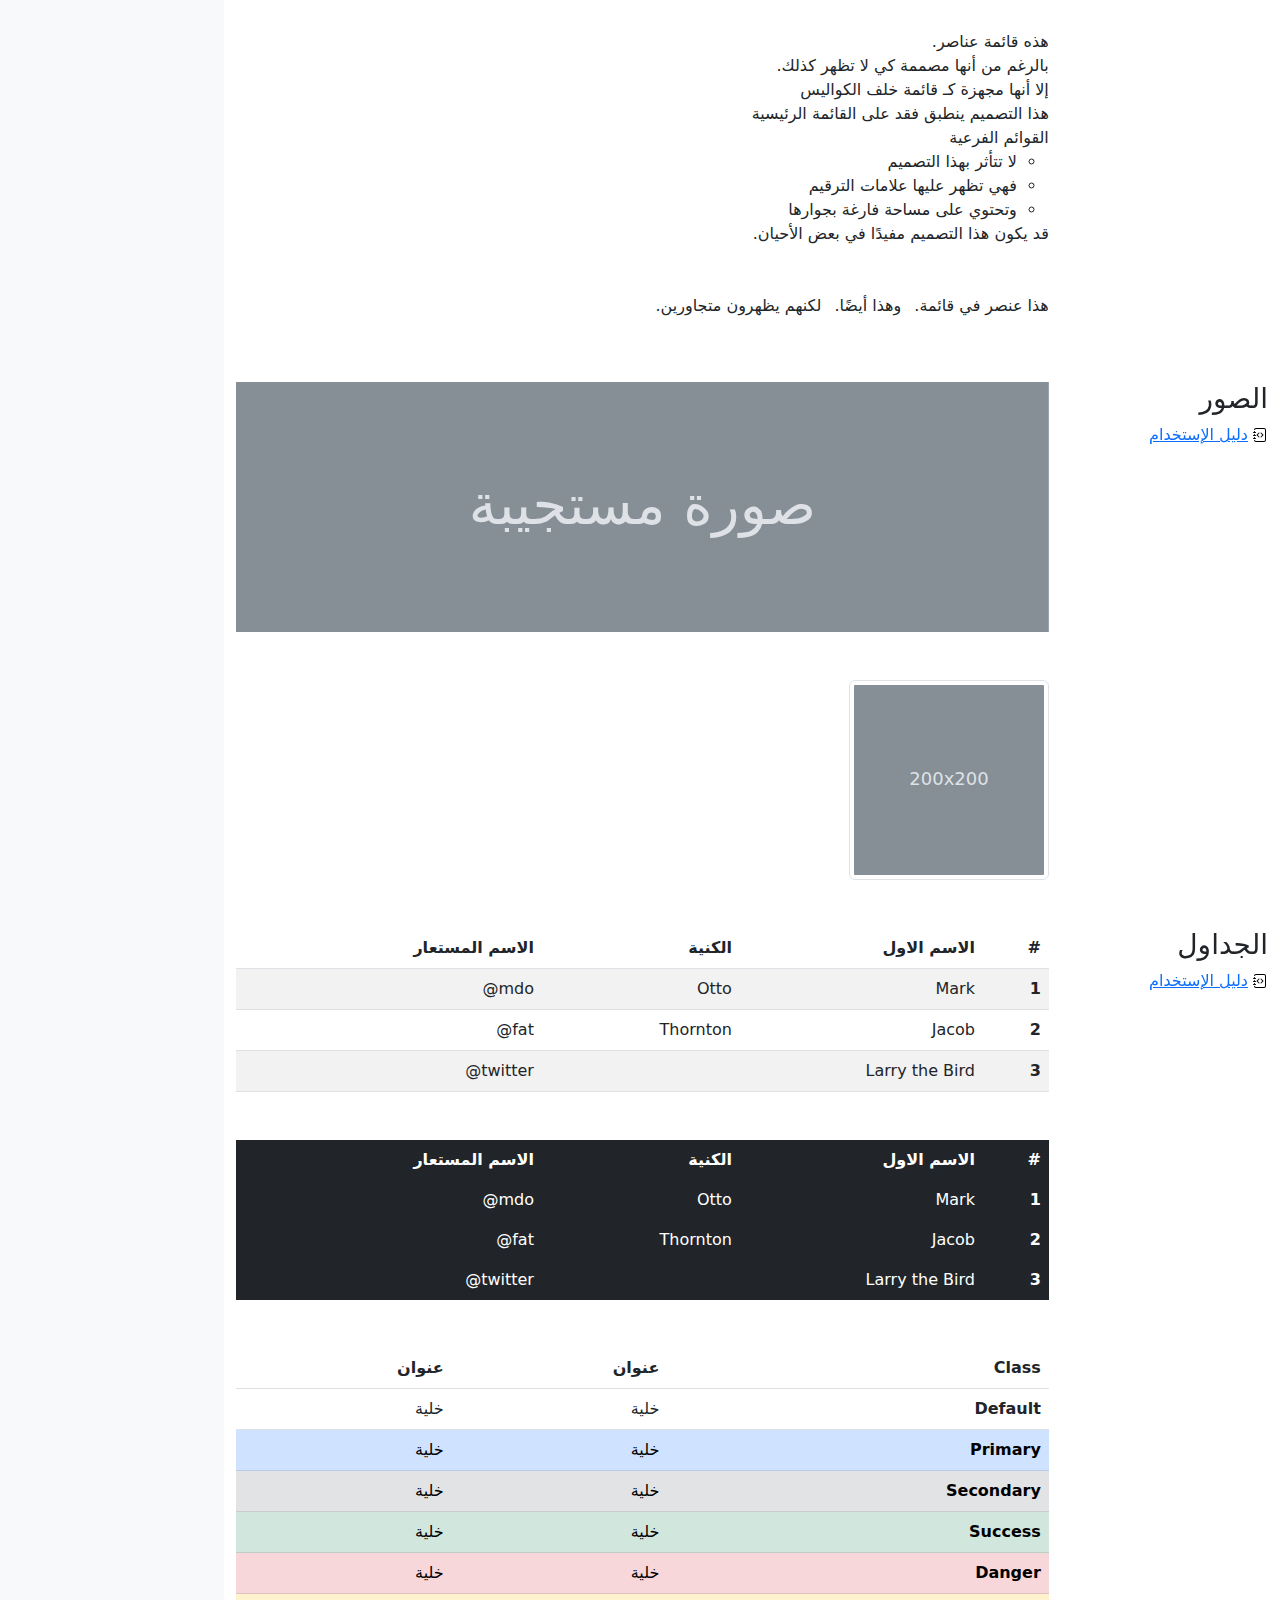
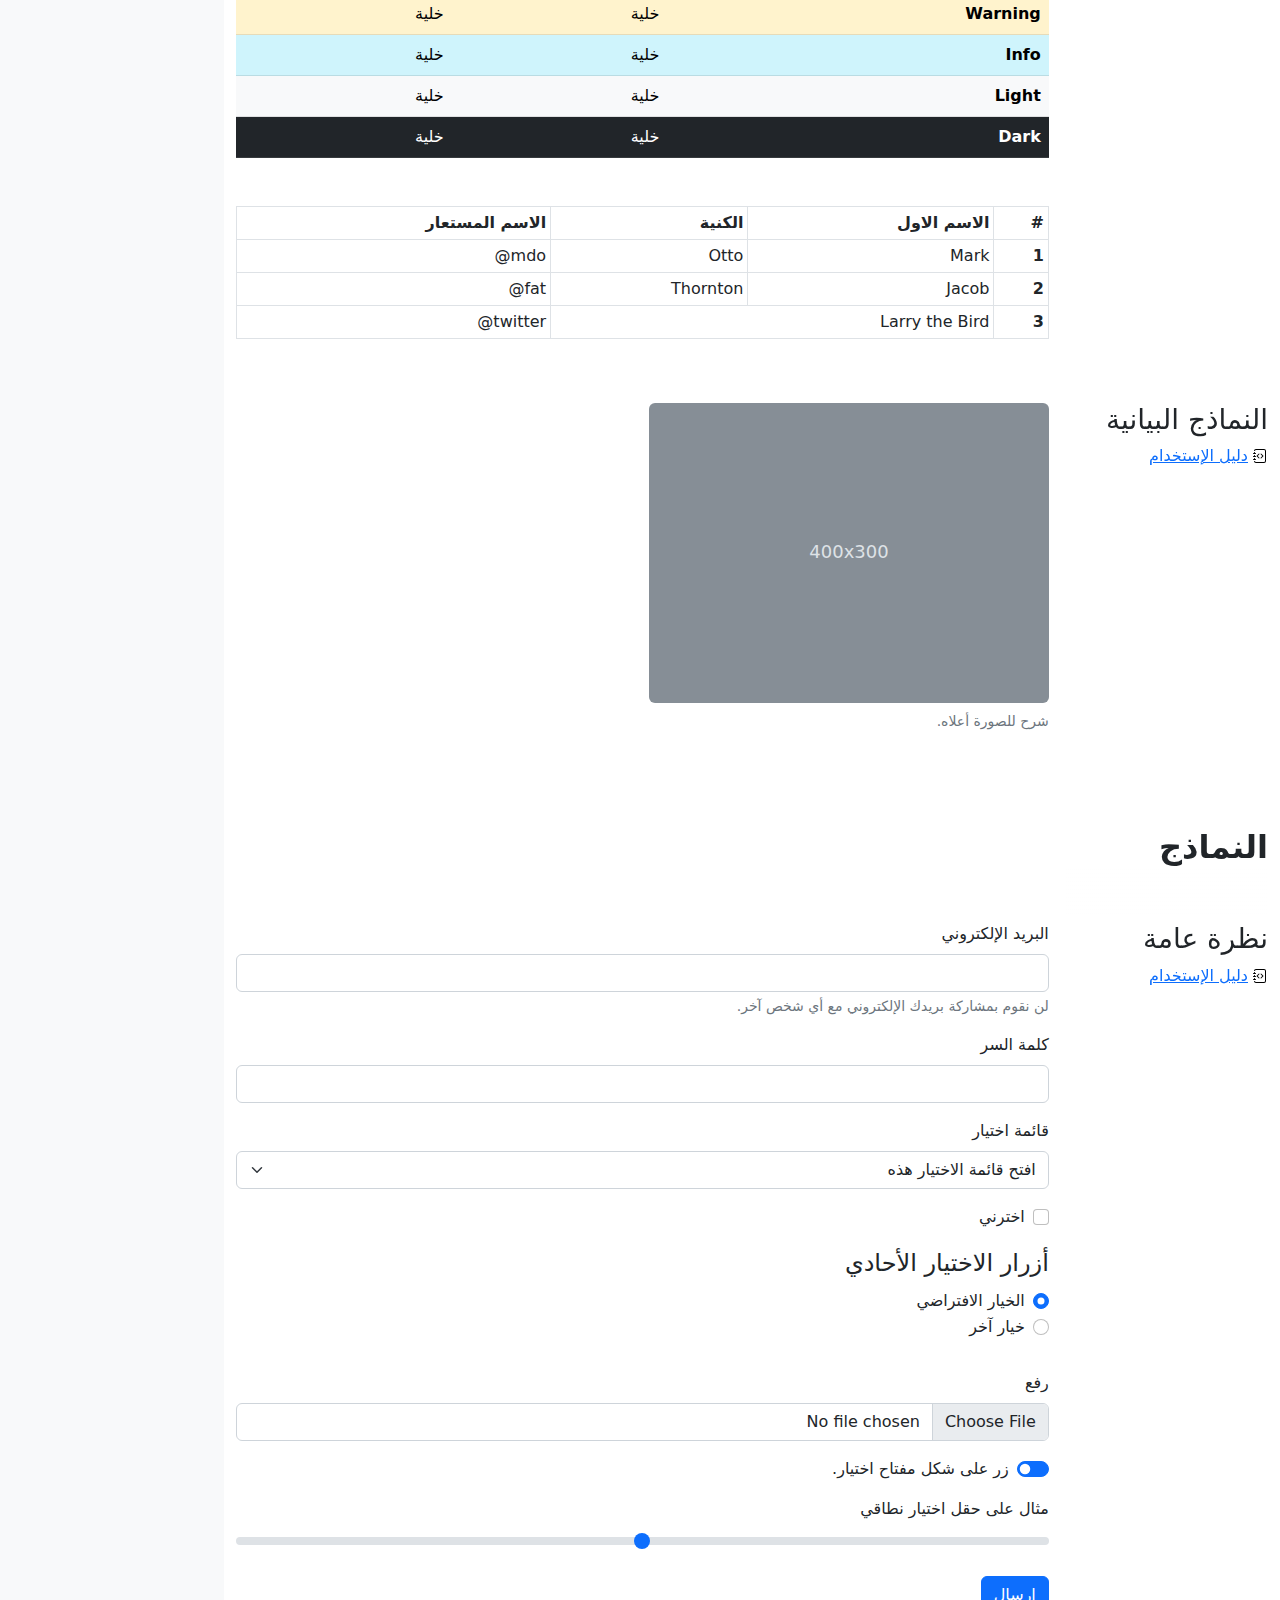
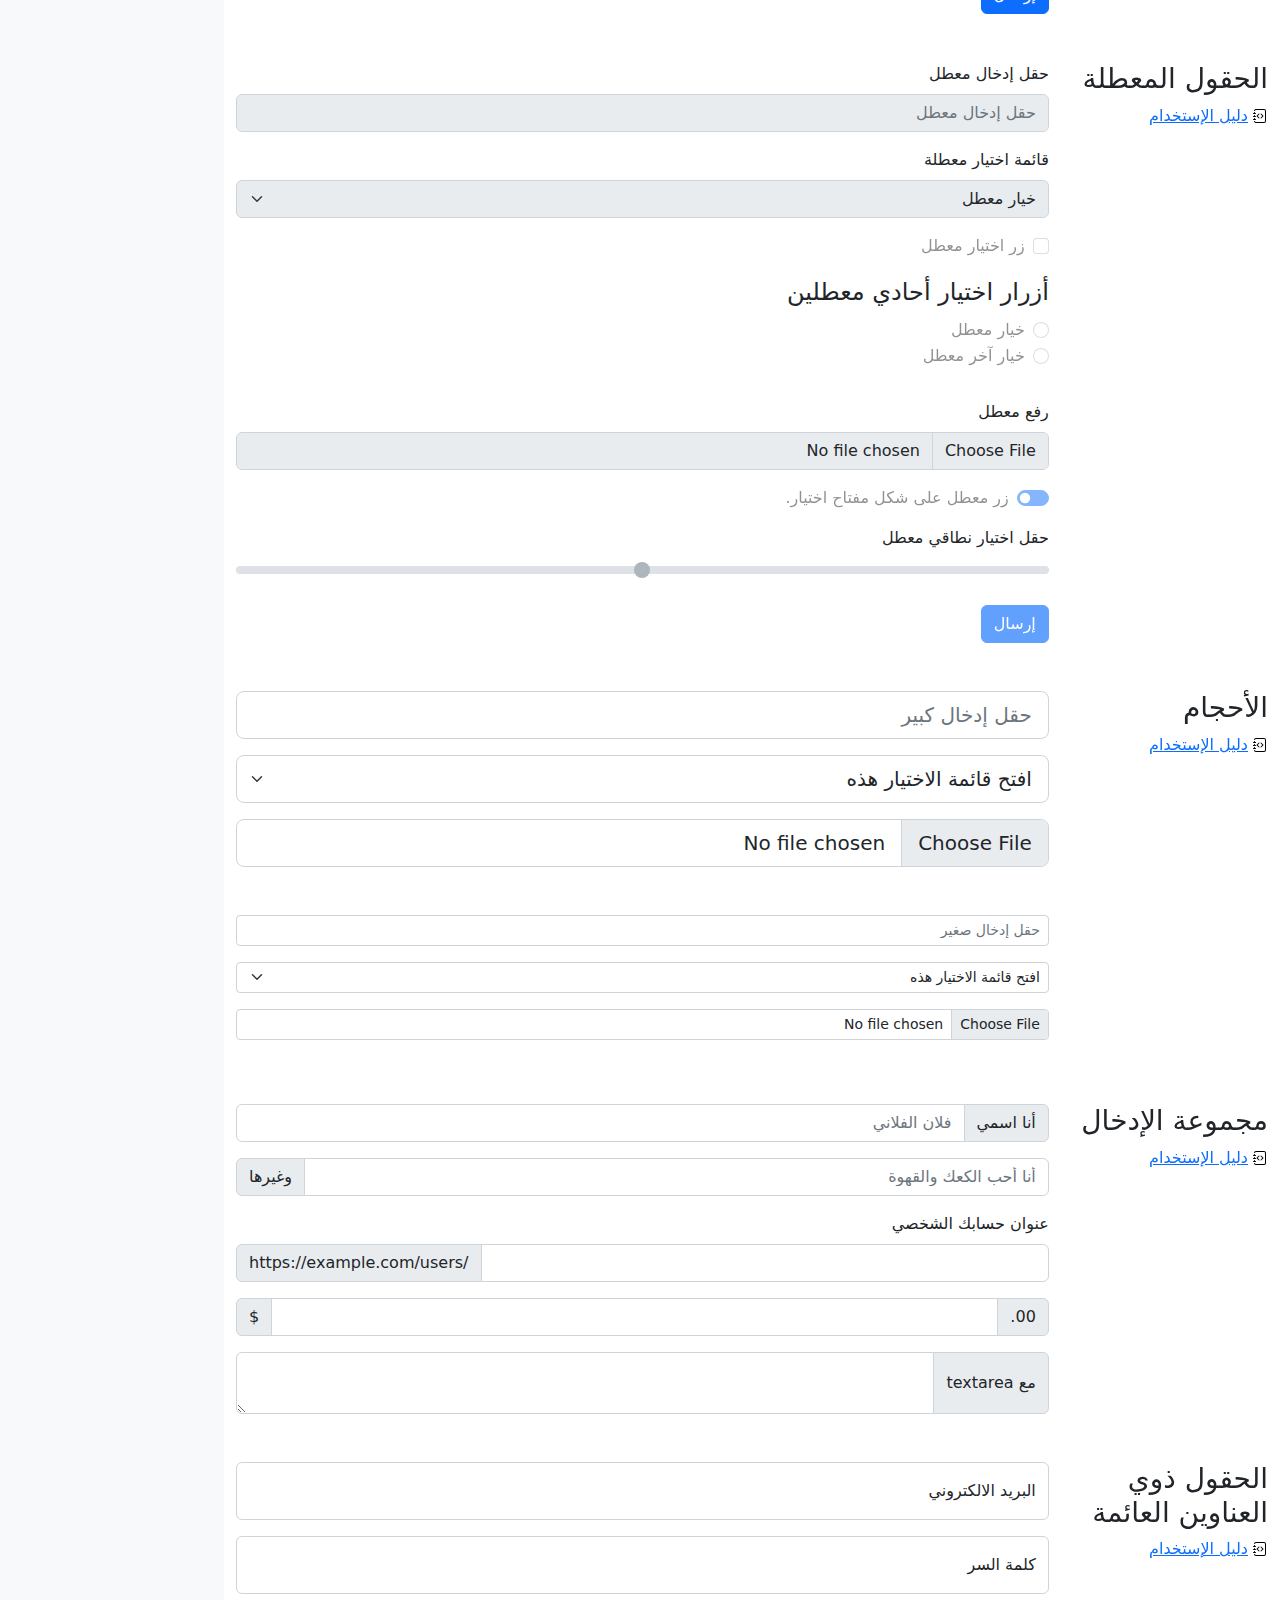
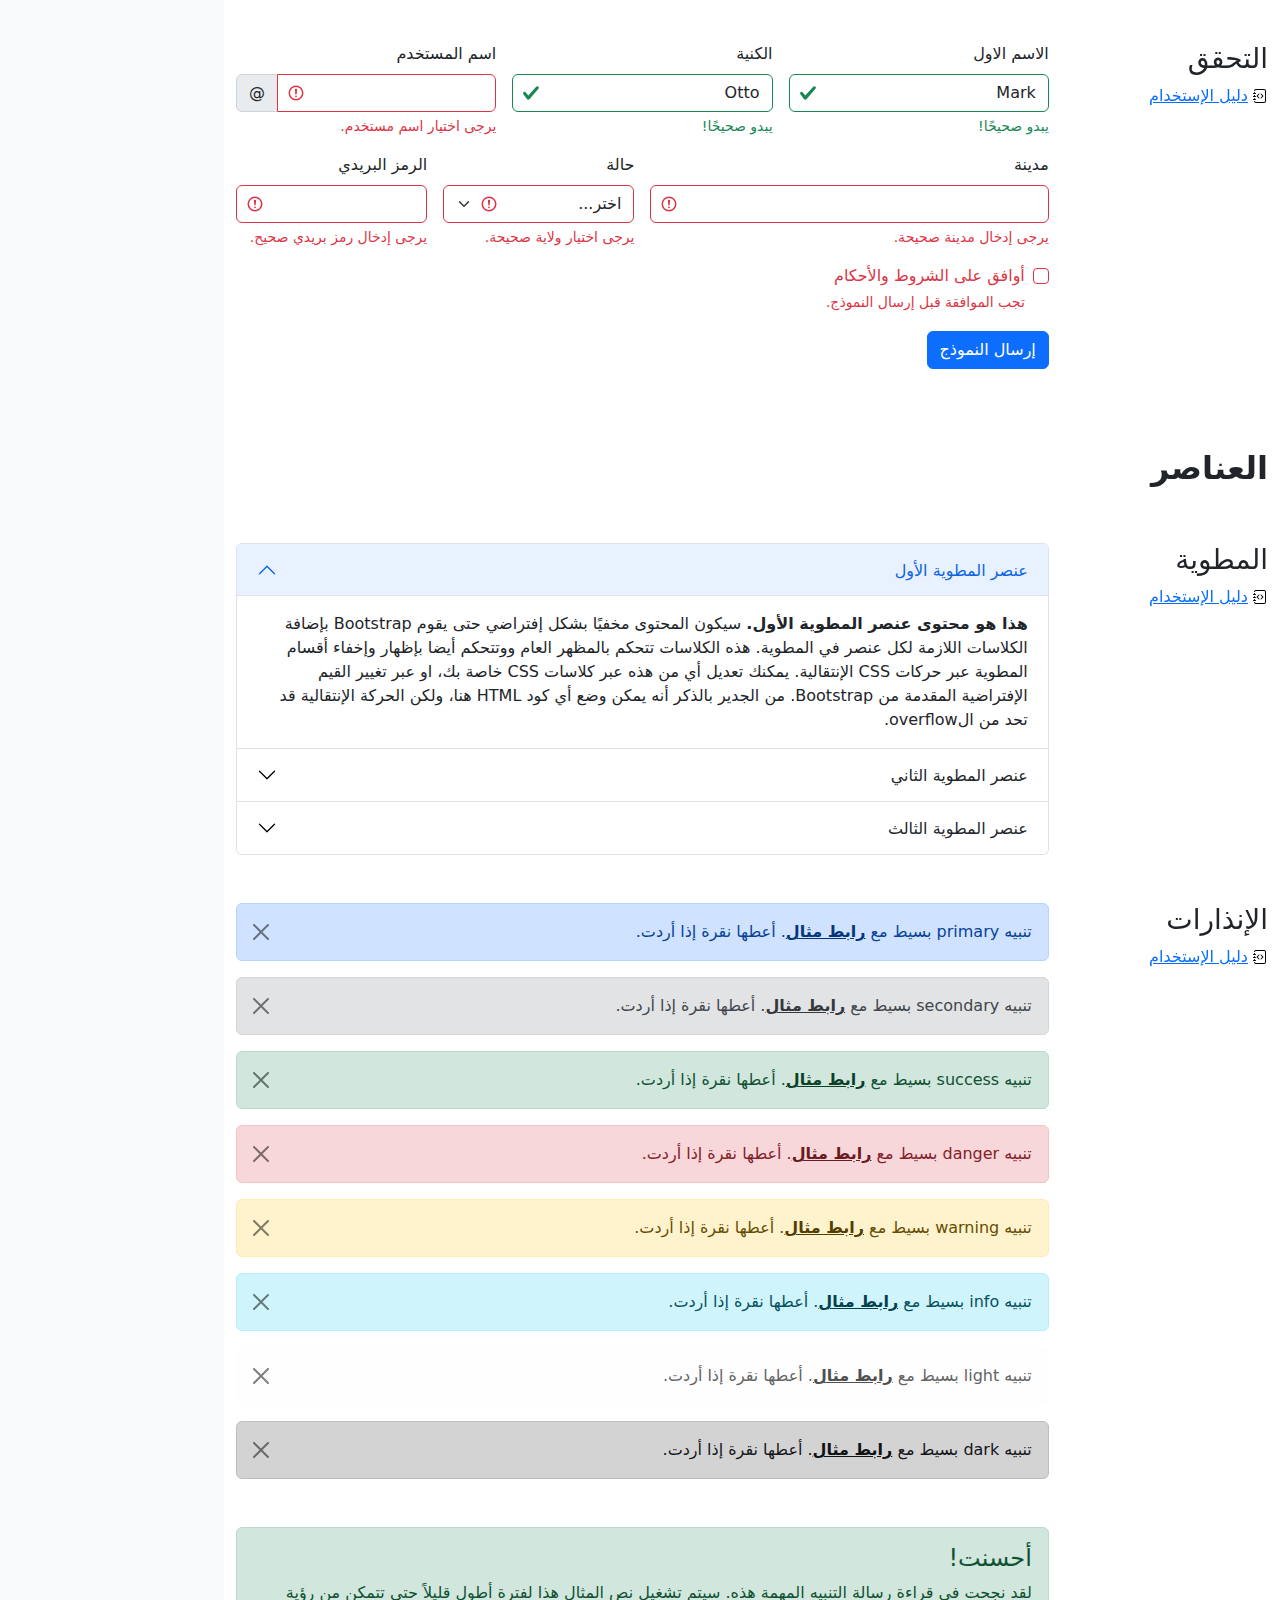
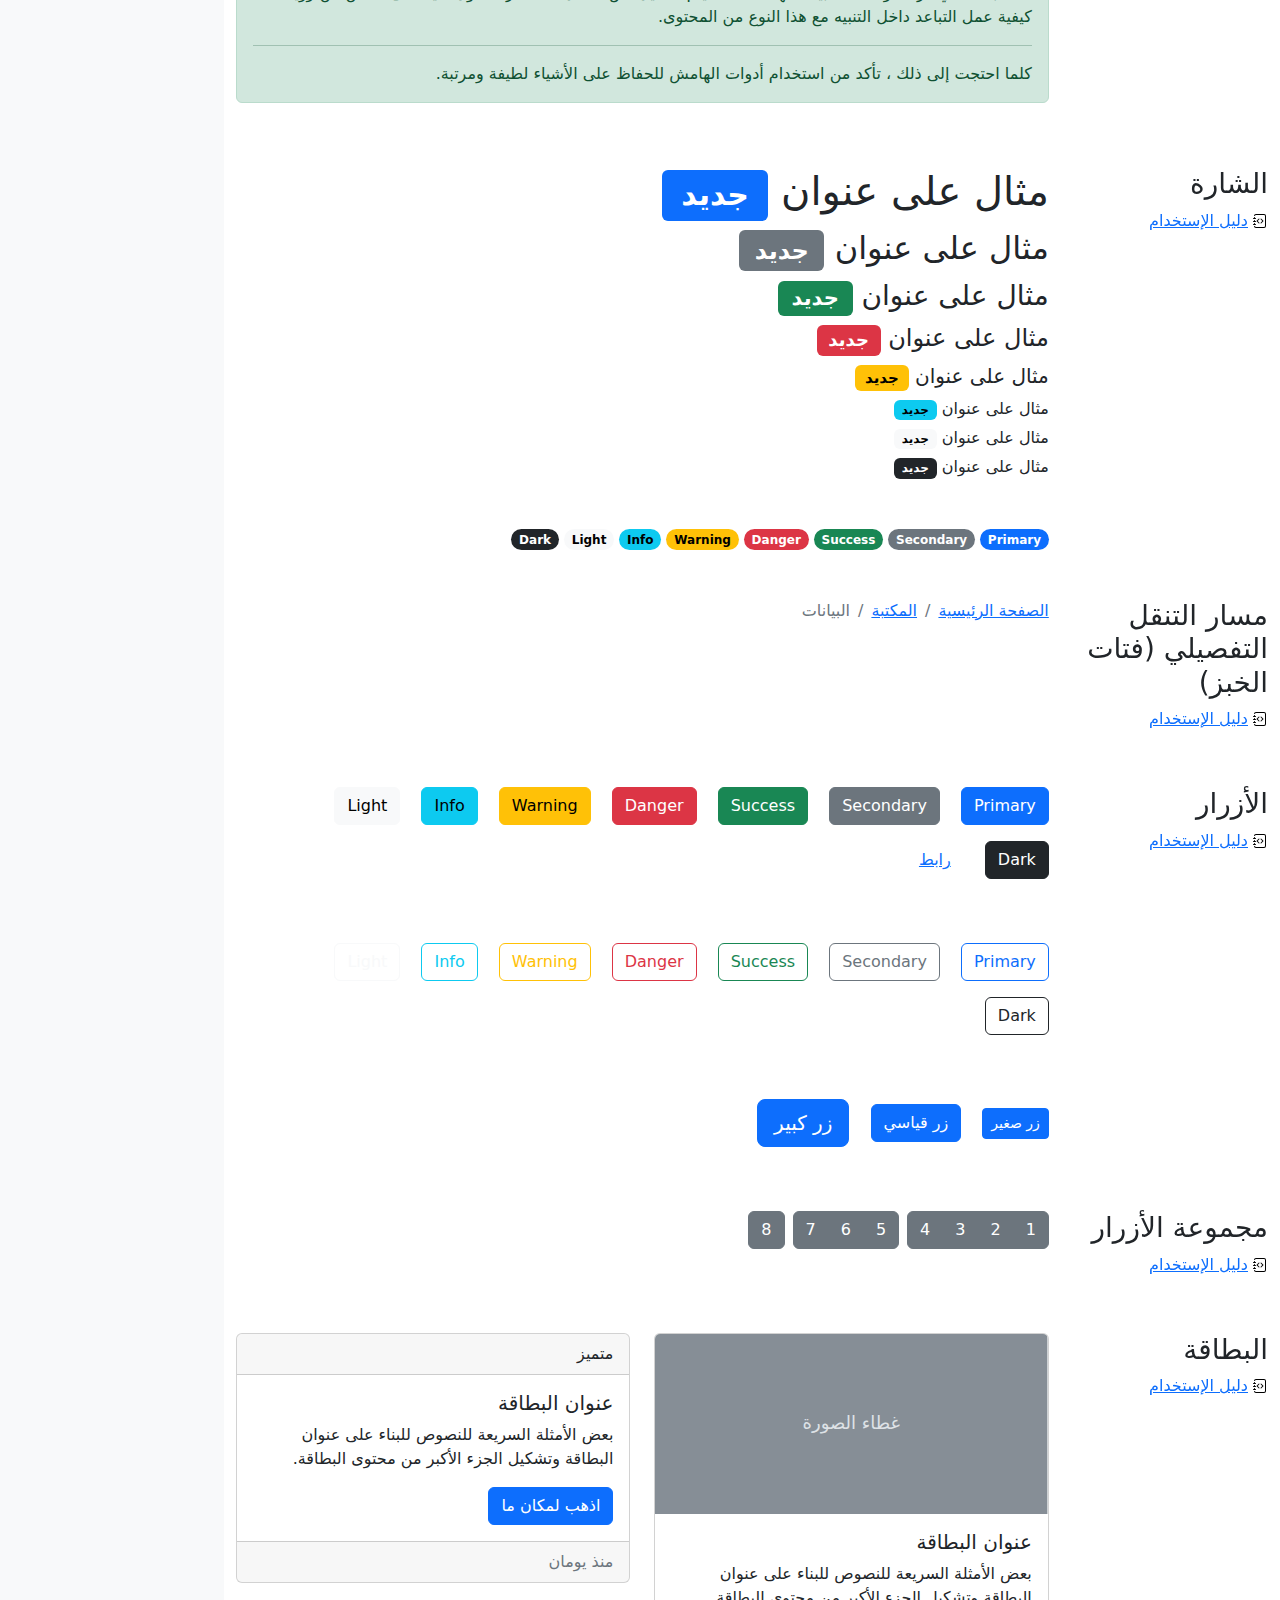
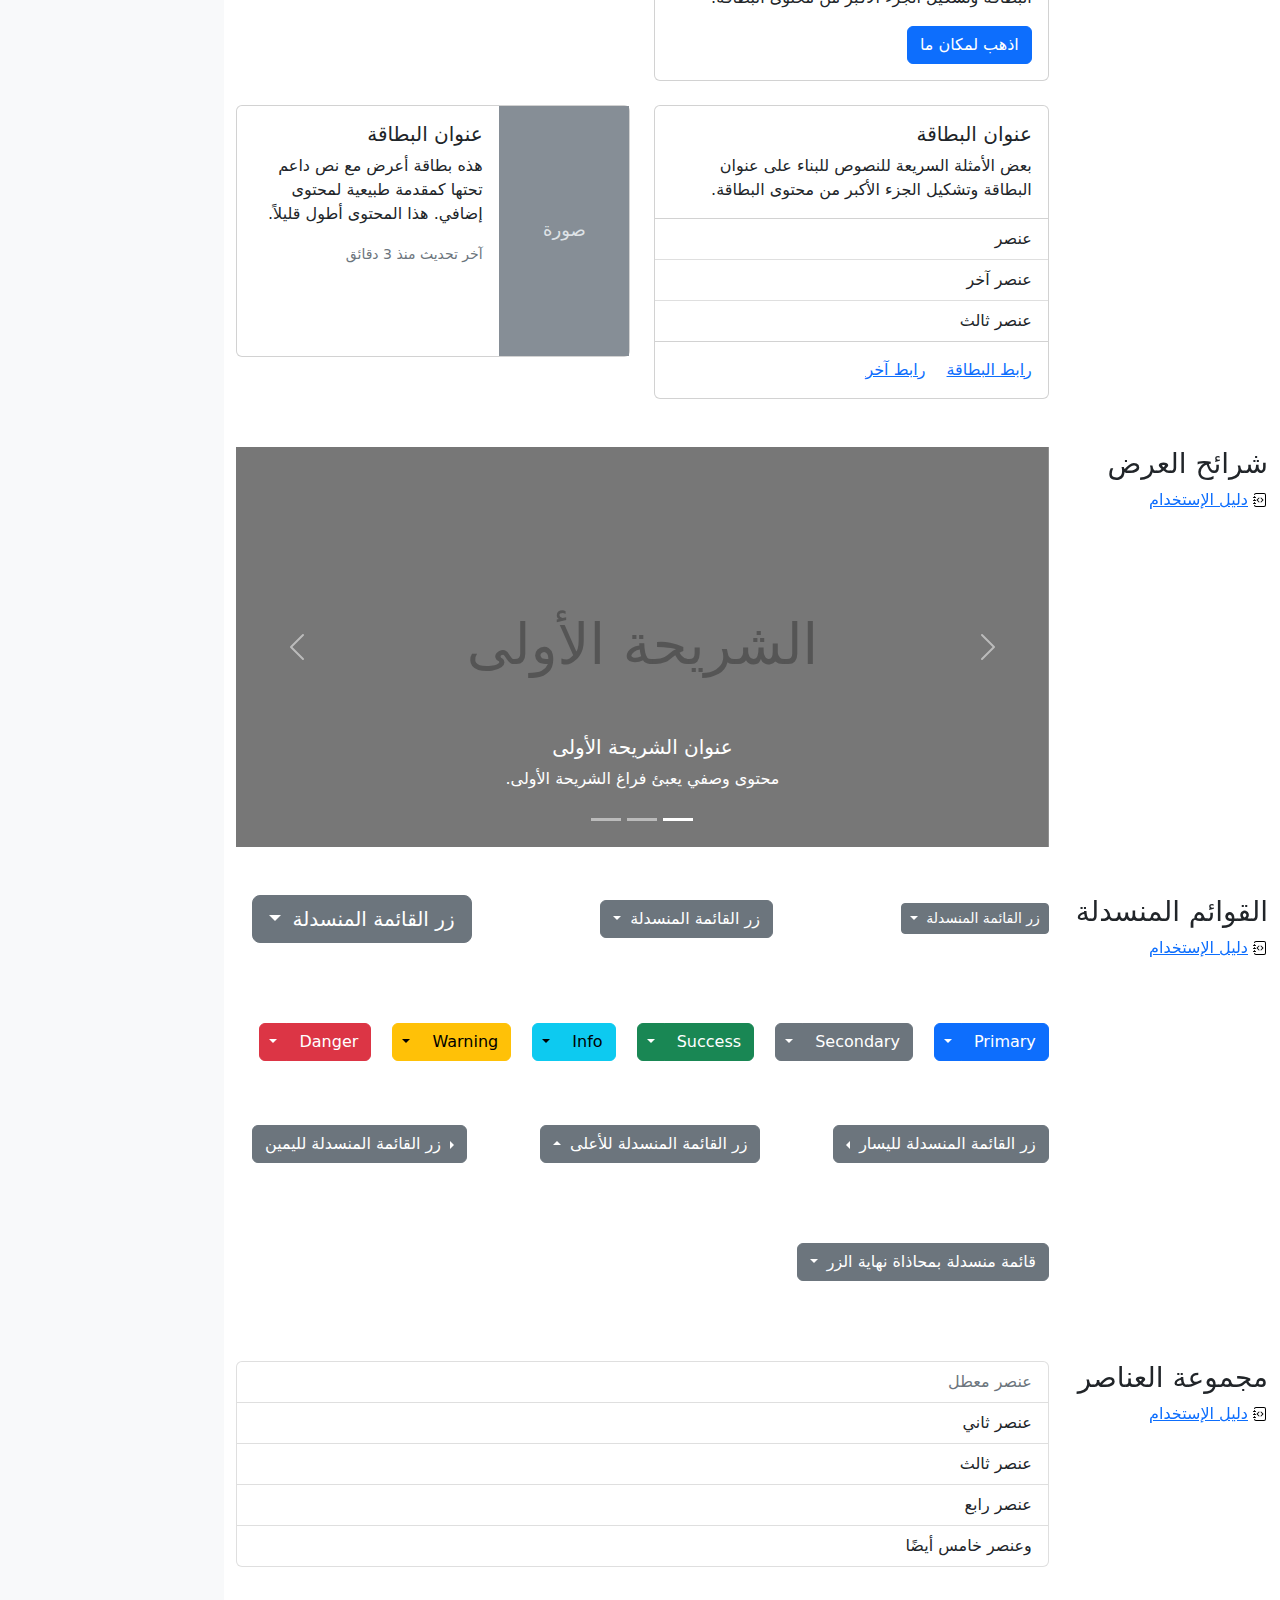
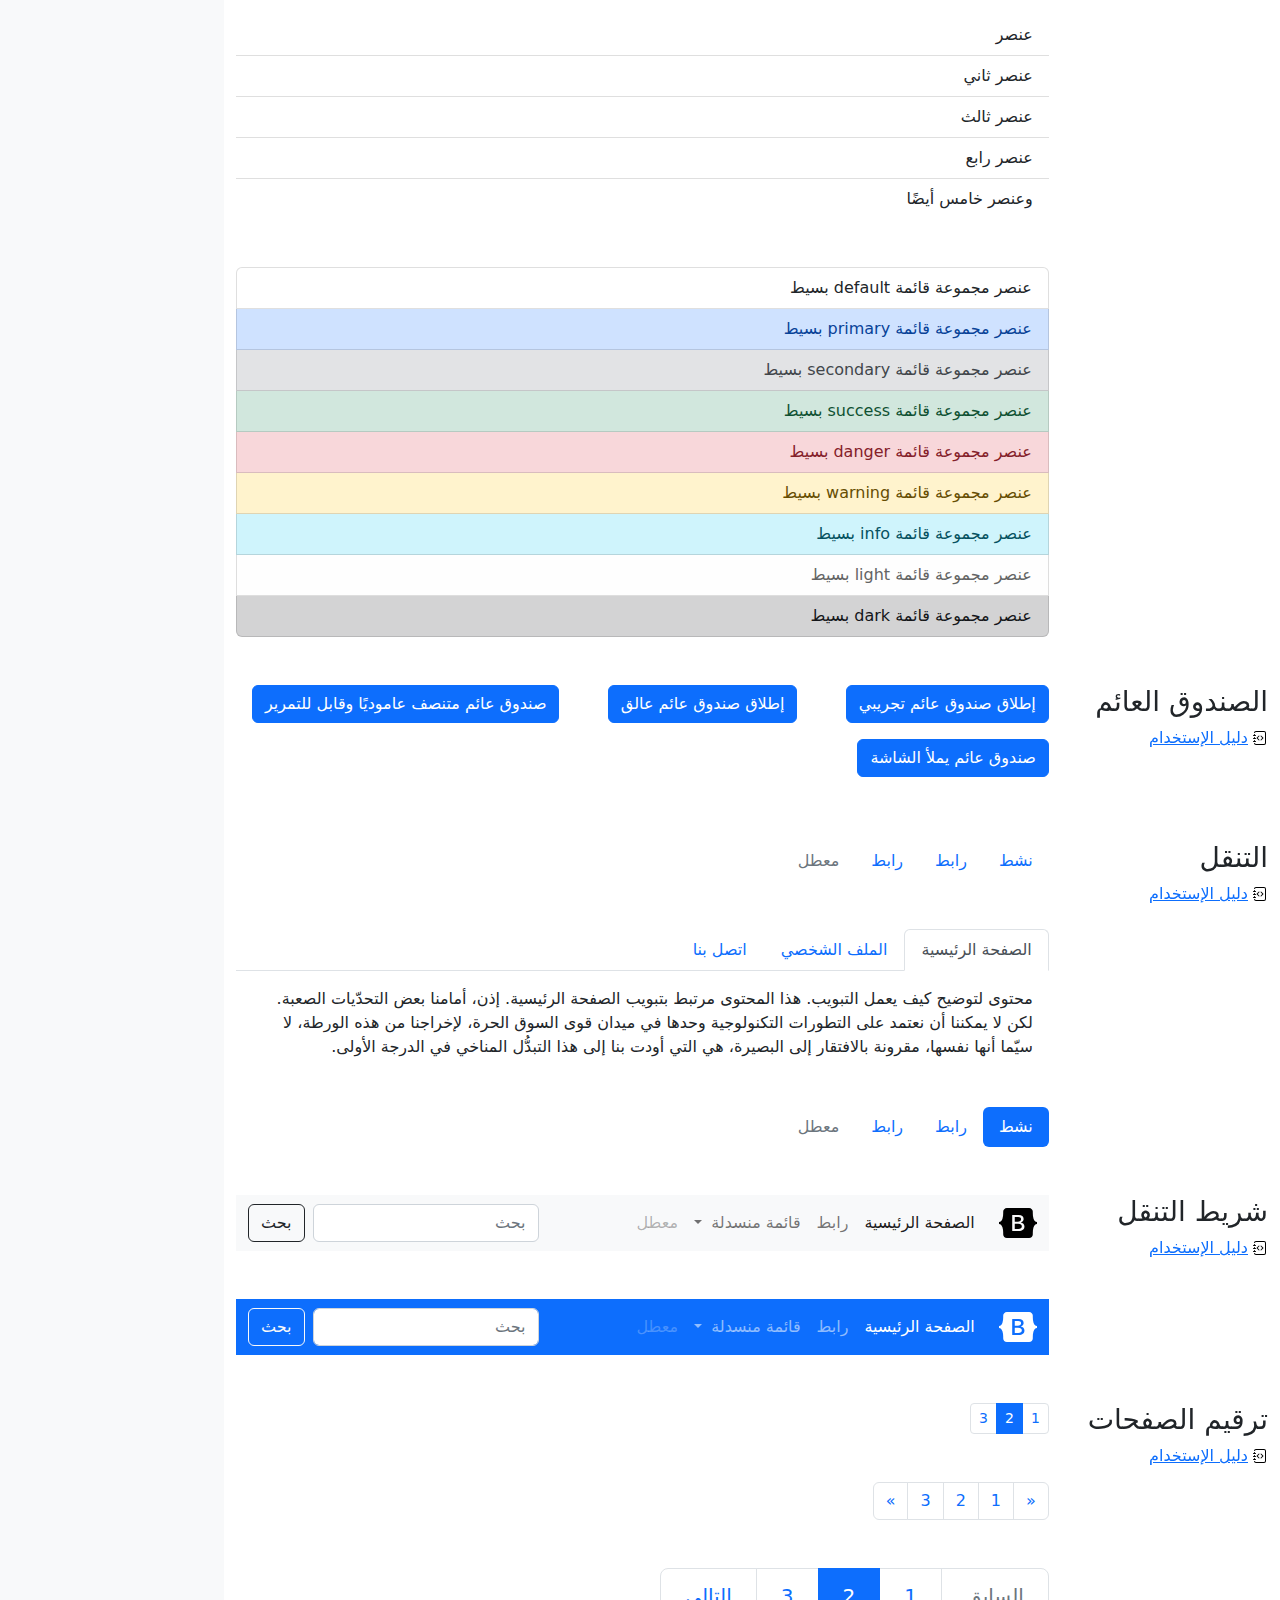
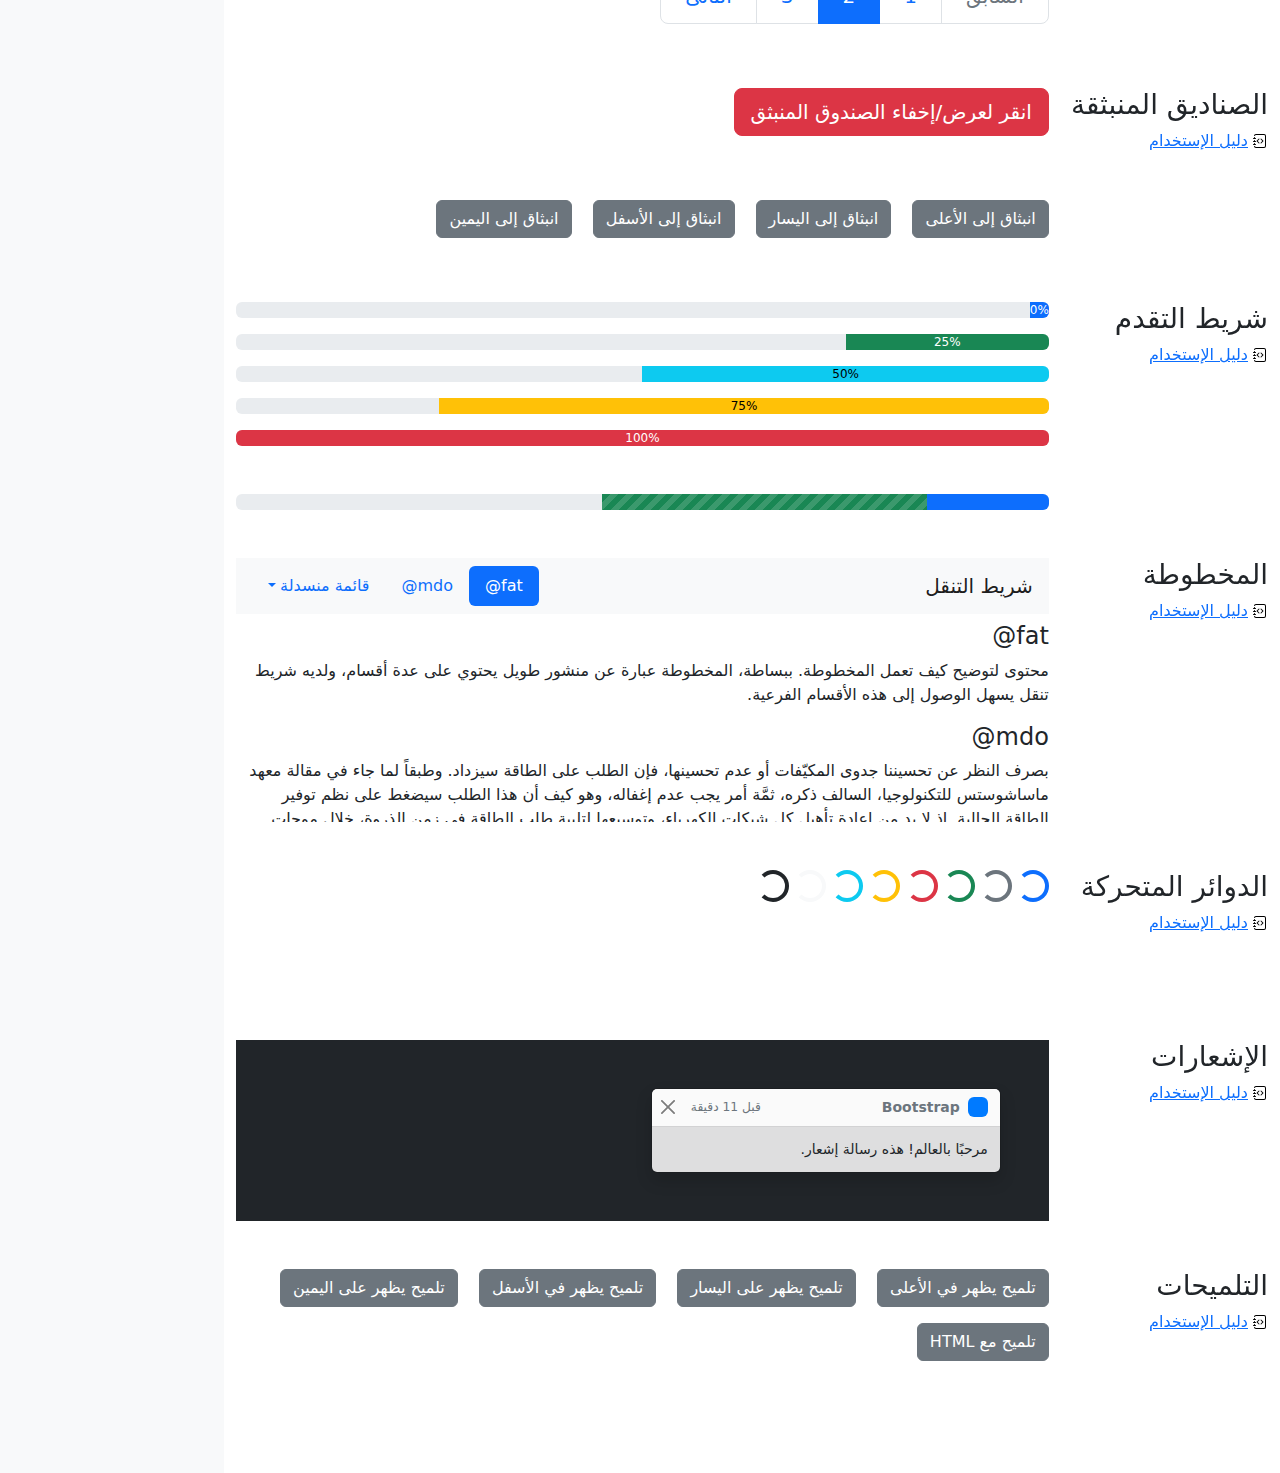
<file: docs/bootstrap-5.2.1-examples/cheatsheet-rtl/index.html>
<!doctype html>
<html lang="ar" dir="rtl">
  <head>
    <meta charset="utf-8">
    <meta name="viewport" content="width=device-width, initial-scale=1">
    <meta name="description" content="">
    <meta name="author" content="Mark Otto, Jacob Thornton, and Bootstrap contributors">
    <meta name="generator" content="Hugo 0.101.0">
    <title>ورقة الغش · Bootstrap v5.2</title>

    <link rel="canonical" href="https://getbootstrap.com/docs/5.2/examples/cheatsheet-rtl/">

    

    

<link href="../assets/dist/css/bootstrap.rtl.min.css" rel="stylesheet">

    <style>
      .bd-placeholder-img {
        font-size: 1.125rem;
        text-anchor: middle;
        -webkit-user-select: none;
        -moz-user-select: none;
        user-select: none;
      }

      @media (min-width: 768px) {
        .bd-placeholder-img-lg {
          font-size: 3.5rem;
        }
      }

      .b-example-divider {
        height: 3rem;
        background-color: rgba(0, 0, 0, .1);
        border: solid rgba(0, 0, 0, .15);
        border-width: 1px 0;
        box-shadow: inset 0 .5em 1.5em rgba(0, 0, 0, .1), inset 0 .125em .5em rgba(0, 0, 0, .15);
      }

      .b-example-vr {
        flex-shrink: 0;
        width: 1.5rem;
        height: 100vh;
      }

      .bi {
        vertical-align: -.125em;
        fill: currentColor;
      }

      .nav-scroller {
        position: relative;
        z-index: 2;
        height: 2.75rem;
        overflow-y: hidden;
      }

      .nav-scroller .nav {
        display: flex;
        flex-wrap: nowrap;
        padding-bottom: 1rem;
        margin-top: -1px;
        overflow-x: auto;
        text-align: center;
        white-space: nowrap;
        -webkit-overflow-scrolling: touch;
      }
    </style>

    
    <!-- Custom styles for this template -->
    <link href="../cheatsheet/cheatsheet.rtl.css" rel="stylesheet">
  </head>
  <body class="bg-light">
    
<header class="bd-header bg-dark py-3 d-flex align-items-stretch border-bottom border-dark">
  <div class="container-fluid d-flex align-items-center">
    <h1 class="d-flex align-items-center fs-4 text-white mb-0">
      <img src="../assets/brand/bootstrap-logo-white.svg" width="38" height="30" class="me-3" alt="Bootstrap">
      ورقة الغش
    </h1>
    <a href="../examples/cheatsheet/" class="ms-auto link-light" hreflang="en">جدول بيانات LTR</a>
  </div>
</header>
<aside class="bd-aside sticky-xl-top text-muted align-self-start mb-3 mb-xl-5 px-2">
  <h2 class="h6 pt-4 pb-3 mb-4 border-bottom">على هذه الصفحة</h2>
  <nav class="small" id="toc">
    <ul class="list-unstyled">
      <li class="my-2">
        <button class="btn d-inline-flex align-items-center collapsed border-0" data-bs-toggle="collapse" aria-expanded="false" data-bs-target="#contents-collapse" aria-controls="contents-collapse">المحتوى</button>
        <ul class="list-unstyled ps-3 collapse" id="contents-collapse">
          <li><a class="d-inline-flex align-items-center rounded text-decoration-none" href="#typography">النصوص</a></li>
          <li><a class="d-inline-flex align-items-center rounded text-decoration-none" href="#images">الصور</a></li>
          <li><a class="d-inline-flex align-items-center rounded text-decoration-none" href="#tables">الجداول</a></li>
          <li><a class="d-inline-flex align-items-center rounded text-decoration-none" href="#figures">النماذج البيانية</a></li>
        </ul>
      </li>
      <li class="my-2">
        <button class="btn d-inline-flex align-items-center collapsed border-0" data-bs-toggle="collapse" aria-expanded="false" data-bs-target="#forms-collapse" aria-controls="forms-collapse">النماذج</button>
        <ul class="list-unstyled ps-3 collapse" id="forms-collapse">
          <li><a class="d-inline-flex align-items-center rounded text-decoration-none" href="#overview">نظرة عامة</a></li>
          <li><a class="d-inline-flex align-items-center rounded text-decoration-none" href="#disabled-forms">الحقول المعطلة</a></li>
          <li><a class="d-inline-flex align-items-center rounded text-decoration-none" href="#sizing">الأحجام</a></li>
          <li><a class="d-inline-flex align-items-center rounded text-decoration-none" href="#input-group">مجموعة الإدخال</a></li>
          <li><a class="d-inline-flex align-items-center rounded text-decoration-none" href="#floating-labels">الحقول ذوي العناوين العائمة</a></li>
          <li><a class="d-inline-flex align-items-center rounded text-decoration-none" href="#validation">التحقق</a></li>
        </ul>
      </li>
      <li class="my-2">
        <button class="btn d-inline-flex align-items-center collapsed border-0" data-bs-toggle="collapse" aria-expanded="false" data-bs-target="#components-collapse" aria-controls="components-collapse">مكونات</button>
        <ul class="list-unstyled ps-3 collapse" id="components-collapse">
          <li><a class="d-inline-flex align-items-center rounded text-decoration-none" href="#accordion">المطوية</a></li>
          <li><a class="d-inline-flex align-items-center rounded text-decoration-none" href="#alerts">الإنذارات</a></li>
          <li><a class="d-inline-flex align-items-center rounded text-decoration-none" href="#badge">الشارة</a></li>
          <li><a class="d-inline-flex align-items-center rounded text-decoration-none" href="#breadcrumb">مسار التنقل التفصيلي</a></li>
          <li><a class="d-inline-flex align-items-center rounded text-decoration-none" href="#buttons">الأزرار</a></li>
          <li><a class="d-inline-flex align-items-center rounded text-decoration-none" href="#button-group">مجموعة الأزرار</a></li>
          <li><a class="d-inline-flex align-items-center rounded text-decoration-none" href="#card">البطاقة</a></li>
          <li><a class="d-inline-flex align-items-center rounded text-decoration-none" href="#carousel">شرائح العرض</a></li>
          <li><a class="d-inline-flex align-items-center rounded text-decoration-none" href="#dropdowns">القوائم المنسدلة</a></li>
          <li><a class="d-inline-flex align-items-center rounded text-decoration-none" href="#list-group">مجموعة العناصر</a></li>
          <li><a class="d-inline-flex align-items-center rounded text-decoration-none" href="#modal">الصندوق العائم</a></li>
          <li><a class="d-inline-flex align-items-center rounded text-decoration-none" href="#navs">التنقل</a></li>
          <li><a class="d-inline-flex align-items-center rounded text-decoration-none" href="#navbar">شريط التنقل</a></li>
          <li><a class="d-inline-flex align-items-center rounded text-decoration-none" href="#pagination">ترقيم الصفحات</a></li>
          <li><a class="d-inline-flex align-items-center rounded text-decoration-none" href="#popovers">الصناديق المنبثقة</a></li>
          <li><a class="d-inline-flex align-items-center rounded text-decoration-none" href="#progress">شريط التقدم</a></li>
          <li><a class="d-inline-flex align-items-center rounded text-decoration-none" href="#scrollspy">المخطوطة</a></li>
          <li><a class="d-inline-flex align-items-center rounded text-decoration-none" href="#spinners">الدوائر المتحركة</a></li>
          <li><a class="d-inline-flex align-items-center rounded text-decoration-none" href="#toasts">الإشعارات</a></li>
          <li><a class="d-inline-flex align-items-center rounded text-decoration-none" href="#tooltips">التلميحات</a></li>
        </ul>
      </li>
    </ul>
  </nav>
</aside>
<div class="bd-cheatsheet container-fluid bg-body">
  <section id="content">
    <h2 class="sticky-xl-top fw-bold pt-3 pt-xl-5 pb-2 pb-xl-3">المحتوى</h2>

    <article class="my-3" id="typography">
      <div class="bd-heading sticky-xl-top align-self-start mt-5 mb-3 mt-xl-0 mb-xl-2">
        <h3>النصوص</h3>
        <a class="d-flex align-items-center" hreflang="en" href="../content/typography/">دليل الإستخدام</a>
      </div>

      <div>
        <div class="bd-example-snippet bd-code-snippet"><div class="bd-example">
        <p class="display-1">العرض 1</p>
        <p class="display-2">العرض 2</p>
        <p class="display-3">العرض 3</p>
        <p class="display-4">العرض 4</p>
        <p class="display-5">العرض 5</p>
        <p class="display-6">العرض 6</p>
        </div></div>


        <div class="bd-example-snippet bd-code-snippet"><div class="bd-example">
        <p class="h1">عنوان 1</p>
        <p class="h2">عنوان 2</p>
        <p class="h3">عنوان 3</p>
        <p class="h4">عنوان 4</p>
        <p class="h5">عنوان 5</p>
        <p class="h6">عنوان 6</p>
        </div></div>


        <div class="bd-example-snippet bd-code-snippet"><div class="bd-example">
        <p class="lead">
          هذه قطعة إملائية متميزة، فهي مصممة لتكون بارزة من بين القطع الإملائية الأخرى.
        </p>
        </div></div>


        <div class="bd-example-snippet bd-code-snippet"><div class="bd-example">
        <p>يمكنك استخدام تصنيف mark <mark>لتحديد</mark> نص.</p>
        <p><del>من المفترض أن يتم التعامل مع هذا السطر كنص محذوف.</del></p>
        <p><s>من المفترض أن يتم التعامل مع هذا السطر على أنه لم يعد دقيقًا.</s></p>
        <p><ins>من المفترض أن يتم التعامل مع هذا السطر كإضافة إلى المستند.</ins></p>
        <p><u>سيتم عرض النص في هذا السطر كما وتحته خط.</u></p>
        <p><small>من المفترض أن يتم التعامل مع هذا السطر على أنه يحوي تفاصيل صغيرة.</small></p>
        <p><strong>هذا السطر يحوي نص عريض.</strong></p>
        <p><em>هذا السطر يحوي نص مائل.</em></p>
        </div></div>


        <div class="bd-example-snippet bd-code-snippet"><div class="bd-example">
        <hr>
        </div></div>


        <div class="bd-example-snippet bd-code-snippet"><div class="bd-example">
        <blockquote class="blockquote">
          <p>إقتباس مبهر، موضوع في عنصر blockquote</p>
          <footer class="blockquote-footer">شخص مشهور في <cite title= "عنوان المصدر"> عنوان المصدر </cite></footer>
        </blockquote>
        </div></div>


        <div class="bd-example-snippet bd-code-snippet"><div class="bd-example">
        <ul class="list-unstyled">
          <li>هذه قائمة عناصر.</li>
          <li>بالرغم من أنها مصممة كي لا تظهر كذلك.</li>
          <li>إلا أنها مجهزة كـ قائمة خلف الكواليس</li>
          <li>هذا التصميم ينطبق فقد على القائمة الرئيسية</li>
          <li>القوائم الفرعية
            <ul>
              <li>لا تتأثر بهذا التصميم</li>
              <li>فهي تظهر عليها علامات الترقيم</li>
              <li>وتحتوي على مساحة فارغة بجوارها</li>
            </ul>
          </li>
          <li>قد يكون هذا التصميم مفيدًا في بعض الأحيان.</li>
        </ul>
        </div></div>


        <div class="bd-example-snippet bd-code-snippet"><div class="bd-example">
        <ul class="list-inline">
          <li class="list-inline-item">هذا عنصر في قائمة.</li>
          <li class="list-inline-item">وهذا أيضًا.</li>
          <li class="list-inline-item">لكنهم يظهرون متجاورين.</li>
        </ul>
        </div></div>

      </div>
    </article>
    <article class="my-3" id="images">
      <div class="bd-heading sticky-xl-top align-self-start mt-5 mb-3 mt-xl-0 mb-xl-2">
        <h3>الصور</h3>
        <a class="d-flex align-items-center" hreflang="en" href="../content/images/">دليل الإستخدام</a>
      </div>

      <div>
        <div class="bd-example-snippet bd-code-snippet"><div class="bd-example">
        <svg class="bd-placeholder-img bd-placeholder-img-lg img-fluid" width="100%" height="250" xmlns="http://www.w3.org/2000/svg" role="img" aria-label="Placeholder: صورة مستجيبة" preserveAspectRatio="xMidYMid slice" focusable="false"><title>Placeholder</title><rect width="100%" height="100%" fill="#868e96"/><text x="50%" y="50%" fill="#dee2e6" dy=".3em">صورة مستجيبة</text></svg>

        </div></div>


        <div class="bd-example-snippet bd-code-snippet"><div class="bd-example">
        <svg class="bd-placeholder-img img-thumbnail" width="200" height="200" xmlns="http://www.w3.org/2000/svg" role="img" aria-label="صورة عنصر نائب مربع عام مع حدود بيضاء حولها ، مما يجعلها تشبه صورة تم التقاطها بكاميرا فورية قديمة: 200x200" preserveAspectRatio="xMidYMid slice" focusable="false"><title>صورة عنصر نائب مربع عام مع حدود بيضاء حولها ، مما يجعلها تشبه صورة تم التقاطها بكاميرا فورية قديمة</title><rect width="100%" height="100%" fill="#868e96"/><text x="50%" y="50%" fill="#dee2e6" dy=".3em">200x200</text></svg>

        </div></div>

      </div>
    </article>
    <article class="my-3" id="tables">
      <div class="bd-heading sticky-xl-top align-self-start mt-5 mb-3 mt-xl-0 mb-xl-2">
        <h3>الجداول</h3>
        <a class="d-flex align-items-center" hreflang="en" href="../content/tables/">دليل الإستخدام</a>
      </div>

      <div>
        <div class="bd-example-snippet bd-code-snippet"><div class="bd-example">
        <table class="table table-striped">
          <thead>
          <tr>
            <th scope="col">#</th>
            <th scope="col">الاسم الاول</th>
            <th scope="col">الكنية</th>
            <th scope="col">الاسم المستعار</th>
          </tr>
          </thead>
          <tbody>
          <tr>
            <th scope="row">1</th>
            <td>Mark</td>
            <td>Otto</td>
            <td><bdo lang="en" dir="ltr">@mdo</bdo></td>
          </tr>
          <tr>
            <th scope="row">2</th>
            <td>Jacob</td>
            <td>Thornton</td>
            <td><bdo lang="en" dir="ltr">@fat</bdo></td>
          </tr>
          <tr>
            <th scope="row">3</th>
            <td colspan="2">Larry the Bird</td>
            <td><bdo lang="en" dir="ltr">@twitter</bdo></td>
          </tr>
          </tbody>
        </table>
        </div></div>


        <div class="bd-example-snippet bd-code-snippet"><div class="bd-example">
        <table class="table table-dark table-borderless">
          <thead>
          <tr>
            <th scope="col">#</th>
            <th scope="col">الاسم الاول</th>
            <th scope="col">الكنية</th>
            <th scope="col">الاسم المستعار</th>
          </tr>
          </thead>
          <tbody>
          <tr>
            <th scope="row">1</th>
            <td>Mark</td>
            <td>Otto</td>
            <td><bdo lang="en" dir="ltr">@mdo</bdo></td>
          </tr>
          <tr>
            <th scope="row">2</th>
            <td>Jacob</td>
            <td>Thornton</td>
            <td><bdo lang="en" dir="ltr">@fat</bdo></td>
          </tr>
          <tr>
            <th scope="row">3</th>
            <td colspan="2">Larry the Bird</td>
            <td><bdo lang="en" dir="ltr">@twitter</bdo></td>
          </tr>
          </tbody>
        </table>
        </div></div>


        <div class="bd-example-snippet bd-code-snippet"><div class="bd-example">
        <table class="table table-hover">
          <thead>
          <tr>
            <th scope="col">Class</th>
            <th scope="col">عنوان</th>
            <th scope="col">عنوان</th>
          </tr>
          </thead>
          <tbody>
          <tr>
            <th scope="row">Default</th>
            <td>خلية</td>
            <td>خلية</td>
          </tr>
          
          <tr class="table-primary">
            <th scope="row">Primary</th>
            <td>خلية</td>
            <td>خلية</td>
          </tr>
          <tr class="table-secondary">
            <th scope="row">Secondary</th>
            <td>خلية</td>
            <td>خلية</td>
          </tr>
          <tr class="table-success">
            <th scope="row">Success</th>
            <td>خلية</td>
            <td>خلية</td>
          </tr>
          <tr class="table-danger">
            <th scope="row">Danger</th>
            <td>خلية</td>
            <td>خلية</td>
          </tr>
          <tr class="table-warning">
            <th scope="row">Warning</th>
            <td>خلية</td>
            <td>خلية</td>
          </tr>
          <tr class="table-info">
            <th scope="row">Info</th>
            <td>خلية</td>
            <td>خلية</td>
          </tr>
          <tr class="table-light">
            <th scope="row">Light</th>
            <td>خلية</td>
            <td>خلية</td>
          </tr>
          <tr class="table-dark">
            <th scope="row">Dark</th>
            <td>خلية</td>
            <td>خلية</td>
          </tr>
          </tbody>
        </table>
        </div></div>


        <div class="bd-example-snippet bd-code-snippet"><div class="bd-example">
        <table class="table table-sm table-bordered">
          <thead>
          <tr>
            <th scope="col">#</th>
            <th scope="col">الاسم الاول</th>
            <th scope="col">الكنية</th>
            <th scope="col">الاسم المستعار</th>
          </tr>
          </thead>
          <tbody>
          <tr>
            <th scope="row">1</th>
            <td>Mark</td>
            <td>Otto</td>
            <td><bdo lang="en" dir="ltr">@mdo</bdo></td>
          </tr>
          <tr>
            <th scope="row">2</th>
            <td>Jacob</td>
            <td>Thornton</td>
            <td><bdo lang="en" dir="ltr">@fat</bdo></td>
          </tr>
          <tr>
            <th scope="row">3</th>
            <td colspan="2">Larry the Bird</td>
            <td><bdo lang="en" dir="ltr">@twitter</bdo></td>
          </tr>
          </tbody>
        </table>
        </div></div>

      </div>
    </article>
    <article class="my-3" id="figures">
      <div class="bd-heading sticky-xl-top align-self-start mt-5 mb-3 mt-xl-0 mb-xl-2">
        <h3>النماذج البيانية</h3>
        <a class="d-flex align-items-center" hreflang="en" href="../content/figures/">دليل الإستخدام</a>
      </div>

      <div>
        <div class="bd-example-snippet bd-code-snippet"><div class="bd-example">
        <figure class="figure">
          <svg class="bd-placeholder-img figure-img img-fluid rounded" width="400" height="300" xmlns="http://www.w3.org/2000/svg" role="img" aria-label="Placeholder: 400x300" preserveAspectRatio="xMidYMid slice" focusable="false"><title>Placeholder</title><rect width="100%" height="100%" fill="#868e96"/><text x="50%" y="50%" fill="#dee2e6" dy=".3em">400x300</text></svg>

          <figcaption class="figure-caption">شرح للصورة أعلاه.</figcaption>
        </figure>
        </div></div>

      </div>
    </article>
  </section>

  <section id="forms">
    <h2 class="sticky-xl-top fw-bold pt-3 pt-xl-5 pb-2 pb-xl-3">النماذج</h2>

    <article class="my-3" id="overview">
      <div class="bd-heading sticky-xl-top align-self-start mt-5 mb-3 mt-xl-0 mb-xl-2">
        <h3>نظرة عامة</h3>
        <a class="d-flex align-items-center" hreflang="en" href="../forms/overview/">دليل الإستخدام</a>
      </div>

      <div>
        <div class="bd-example-snippet bd-code-snippet"><div class="bd-example">
        <form>
          <div class="mb-3">
            <label for="exampleInputEmail1" class="form-label">البريد الإلكتروني</label>
            <input type="email" class="form-control" id="exampleInputEmail1" aria-describedby="emailHelp">
            <div id="emailHelp" class="form-text">لن نقوم بمشاركة بريدك الإلكتروني مع أي شخص آخر.</div>
          </div>
          <div class="mb-3">
            <label for="exampleInputPassword1" class="form-label">كلمة السر</label>
            <input type="password" class="form-control" id="exampleInputPassword1">
          </div>
          <div class="mb-3">
            <label for="exampleSelect" class="form-label">قائمة اختيار</label>
            <select class="form-select" id="exampleSelect">
              <option selected>افتح قائمة الاختيار هذه</option>
              <option value="1">واحد</option>
              <option value="2">اثنان</option>
              <option value="3">ثلاثة</option>
            </select>
          </div>
          <div class="mb-3 form-check">
            <input type="checkbox" class="form-check-input" id="exampleCheck1">
            <label class="form-check-label" for="exampleCheck1">اخترني</label>
          </div>
          <fieldset class="mb-3">
            <legend>أزرار الاختيار الأحادي</legend>
            <div class="form-check">
              <input type="radio" name="radios" class="form-check-input" id="exampleRadio1" checked>
              <label class="form-check-label" for="exampleRadio1">الخيار الافتراضي</label>
            </div>
            <div class="mb-3 form-check">
              <input type="radio" name="radios" class="form-check-input" id="exampleRadio2">
              <label class="form-check-label" for="exampleRadio2">خيار آخر</label>
            </div>
          </fieldset>
          <div class="mb-3">
            <label class="form-label" for="customFile">رفع</label>
            <input type="file" class="form-control" id="customFile">
          </div>
          <div class="mb-3 form-check form-switch">
            <input class="form-check-input" type="checkbox" role="switch" id="flexSwitchCheckChecked" checked>
            <label class="form-check-label" for="flexSwitchCheckChecked">زر على شكل مفتاح اختيار.</label>
          </div>
          <div class="mb-3">
            <label for="customRange3" class="form-label">مثال على حقل اختيار نطاقي</label>
            <input type="range" class="form-range" min="0" max="5" step="0.5" id="customRange3">
          </div>
          <button type="submit" class="btn btn-primary">إرسال</button>
        </form>
        </div></div>

      </div>
    </article>
    <article class="my-3" id="disabled-forms">
      <div class="bd-heading sticky-xl-top align-self-start mt-5 mb-3 mt-xl-0 mb-xl-2">
        <h3>الحقول المعطلة</h3>
        <a class="d-flex align-items-center" hreflang="en" href="../forms/overview/#disabled-forms">دليل الإستخدام</a>
      </div>

      <div>
        <div class="bd-example-snippet bd-code-snippet"><div class="bd-example">
        <form>
          <fieldset disabled aria-label="مثال على مجموعة الحقول المعطلة">
            <div class="mb-3">
              <label for="disabledTextInput" class="form-label">حقل إدخال معطل</label>
              <input type="text" id="disabledTextInput" class="form-control" placeholder="حقل إدخال معطل">
            </div>
            <div class="mb-3">
              <label for="disabledSelect" class="form-label">قائمة اختيار معطلة</label>
              <select id="disabledSelect" class="form-select">
                <option>خيار معطل</option>
              </select>
            </div>
            <div class="mb-3">
              <div class="form-check">
                <input class="form-check-input" type="checkbox" id="disabledFieldsetCheck" disabled>
                <label class="form-check-label" for="disabledFieldsetCheck">
                  زر اختيار معطل
                </label>
              </div>
            </div>
            <fieldset class="mb-3">
              <legend>أزرار اختيار أحادي معطلين</legend>
              <div class="form-check">
                <input type="radio" name="radios" class="form-check-input" id="disabledRadio1" disabled>
                <label class="form-check-label" for="disabledRadio1">خيار معطل</label>
              </div>
              <div class="mb-3 form-check">
                <input type="radio" name="radios" class="form-check-input" id="disabledRadio2" disabled>
                <label class="form-check-label" for="disabledRadio2">خيار آخر معطل</label>
              </div>
            </fieldset>
            <div class="mb-3">
              <label class="form-label" for="disabledCustomFile">رفع معطل</label>
              <input type="file" class="form-control" id="disabledCustomFile" disabled>
            </div>
            <div class="mb-3 form-check form-switch">
              <input class="form-check-input" type="checkbox" role="switch" id="disabledSwitchCheckChecked" checked disabled>
              <label class="form-check-label" for="disabledSwitchCheckChecked">زر معطل على شكل مفتاح اختيار.</label>
            </div>
            <div class="mb-3">
              <label for="disabledRange" class="form-label">حقل اختيار نطاقي معطل</label>
              <input type="range" class="form-range" min="0" max="5" step="0.5" id="disabledRange">
            </div>
            <button type="submit" class="btn btn-primary">إرسال</button>
          </fieldset>
        </form>
        </div></div>

      </div>
    </article>
    <article class="my-3" id="sizing">
      <div class="bd-heading sticky-xl-top align-self-start mt-5 mb-3 mt-xl-0 mb-xl-2">
        <h3>الأحجام</h3>
        <a class="d-flex align-items-center" hreflang="en" href="../forms/form-control/#sizing">دليل الإستخدام</a>
      </div>

      <div>
        <div class="bd-example-snippet bd-code-snippet"><div class="bd-example">
        <div class="mb-3">
          <input class="form-control form-control-lg" type="text" placeholder="حقل إدخال كبير" aria-label=".form-control-lg مثال">
        </div>
        <div class="mb-3">
          <select class="form-select form-select-lg" aria-label=".form-select-lg مثال">
            <option selected>افتح قائمة الاختيار هذه</option>
            <option value="1">واحد</option>
            <option value="2">اثنان</option>
            <option value="3">ثلاثة</option>
          </select>
        </div>
        <div class="mb-3">
          <input type="file" class="form-control form-control-lg" aria-label="مثال على إدخال ملف كبير">
        </div>
        </div></div>


        <div class="bd-example-snippet bd-code-snippet"><div class="bd-example">
        <div class="mb-3">
          <input class="form-control form-control-sm" type="text" placeholder="حقل إدخال صغير" aria-label=".form-control-sm مثال">
        </div>
        <div class="mb-3">
          <select class="form-select form-select-sm" aria-label=".form-select-sm مثال">
            <option selected>افتح قائمة الاختيار هذه</option>
            <option value="1">واحد</option>
            <option value="2">اثنان</option>
            <option value="3">ثلاثة</option>
          </select>
        </div>
        <div class="mb-3">
          <input type="file" class="form-control form-control-sm" aria-label="مثال على إدخال ملف صغير">
        </div>
        </div></div>

      </div>
    </article>
    <article class="my-3" id="input-group">
      <div class="bd-heading sticky-xl-top align-self-start mt-5 mb-3 mt-xl-0 mb-xl-2">
        <h3>مجموعة الإدخال</h3>
        <a class="d-flex align-items-center" hreflang="en" href="../forms/input-group/">دليل الإستخدام</a>
      </div>

      <div>
        <div class="bd-example-snippet bd-code-snippet"><div class="bd-example">
        <div class="input-group mb-3">
          <span class="input-group-text" id="basic-addon1">أنا اسمي</span>
          <input type="text" class="form-control" placeholder="فلان الفلاني" aria-label="الاسم" aria-describedby="basic-addon1">
        </div>
        <div class="input-group mb-3">
          <input type="text" class="form-control" placeholder="أنا أحب الكعك والقهوة" aria-label="الطعام المفضل" aria-describedby="basic-addon2">
          <span class="input-group-text" id="basic-addon2">وغيرها</span>
        </div>
        <label for="basic-url" class="form-label">عنوان حسابك الشخصي</label>
        <div class="input-group mb-3">
          <input type="text" class="form-control" id="basic-url" aria-describedby="basic-addon3">
          <span class="input-group-text" id="basic-addon3"><bdo lang="en" dir="ltr">https://example.com/users/</bdo></span>
        </div>
        <div class="input-group mb-3">
          <span class="input-group-text"><bdo lang="en" dir="ltr">.00</bdo></span>
          <input type="text" class="form-control" aria-label="المبلغ (لأقرب دولار)">
          <span class="input-group-text">$</span>
        </div>
        <div class="input-group">
          <span class="input-group-text">مع textarea</span>
          <textarea class="form-control" aria-label="مع textarea"></textarea>
        </div>
        </div></div>

      </div>
    </article>
    <article class="my-3" id="floating-labels">
      <div class="bd-heading sticky-xl-top align-self-start mt-5 mb-3 mt-xl-0 mb-xl-2">
        <h3>الحقول ذوي العناوين العائمة</h3>
        <a class="d-flex align-items-center" href="../forms/floating-labels/">دليل الإستخدام</a>
      </div>

      <div>
        <div class="bd-example-snippet bd-code-snippet"><div class="bd-example">
        <form>
          <div class="form-floating mb-3">
            <input type="email" class="form-control" id="floatingInput" placeholder="name@example.com">
            <label for="floatingInput">البريد الالكتروني</label>
          </div>
          <div class="form-floating">
            <input type="password" class="form-control" id="floatingPassword" placeholder="كلمة السر">
            <label for="floatingPassword">كلمة السر</label>
          </div>
        </form>
        </div></div>

      </div>
    </article>
    <article class="my-3" id="validation">
      <div class="bd-heading sticky-xl-top align-self-start mt-5 mb-3 mt-xl-0 mb-xl-2">
        <h3>التحقق</h3>
        <a class="d-flex align-items-center" hreflang="en" href="../forms/validation/">دليل الإستخدام</a>
      </div>

      <div>
        <div class="bd-example-snippet bd-code-snippet"><div class="bd-example">
        <form class="row g-3">
          <div class="col-md-4">
            <label for="validationServer01" class="form-label">الاسم الاول</label>
            <input type="text" class="form-control is-valid" id="validationServer01" value="Mark" required>
            <div class="valid-feedback">
              يبدو صحيحًا!
            </div>
          </div>
          <div class="col-md-4">
            <label for="validationServer02" class="form-label">الكنية</label>
            <input type="text" class="form-control is-valid" id="validationServer02" value="Otto" required>
            <div class="valid-feedback">
              يبدو صحيحًا!
            </div>
          </div>
          <div class="col-md-4">
            <label for="validationServerUsername" class="form-label">اسم المستخدم</label>
            <div class="input-group has-validation">
              <input type="text" class="form-control is-invalid" id="validationServerUsername" aria-describedby="inputGroupPrepend3" required>
              <span class="input-group-text" id="inputGroupPrepend3">@</span>
              <div class="invalid-feedback">
                يرجى اختيار اسم مستخدم.
              </div>
            </div>
          </div>
          <div class="col-md-6">
            <label for="validationServer03" class="form-label">مدينة</label>
            <input type="text" class="form-control is-invalid" id="validationServer03" required>
            <div class="invalid-feedback">
              يرجى إدخال مدينة صحيحة.
            </div>
          </div>
          <div class="col-md-3">
            <label for="validationServer04" class="form-label">حالة</label>
            <select class="form-select is-invalid" id="validationServer04" required>
              <option selected disabled value="">اختر...</option>
              <option>...</option>
            </select>
            <div class="invalid-feedback">
              يرجى اختيار ولاية صحيحة.
            </div>
          </div>
          <div class="col-md-3">
            <label for="validationServer05" class="form-label">الرمز البريدي</label>
            <input type="text" class="form-control is-invalid" id="validationServer05" required>
            <div class="invalid-feedback">
              يرجى إدخال رمز بريدي صحيح.
            </div>
          </div>
          <div class="col-12">
            <div class="form-check">
              <input class="form-check-input is-invalid" type="checkbox" value="" id="invalidCheck3" required>
              <label class="form-check-label" for="invalidCheck3">
                أوافق على الشروط والأحكام
              </label>
              <div class="invalid-feedback">
                تجب الموافقة قبل إرسال النموذج.
              </div>
            </div>
          </div>
          <div class="col-12">
            <button class="btn btn-primary" type="submit">إرسال النموذج</button>
          </div>
        </form>
        </div></div>

      </div>
    </article>
  </section>

  <section id="components">
    <h2 class="sticky-xl-top fw-bold pt-3 pt-xl-5 pb-2 pb-xl-3">العناصر</h2>

    <article class="my-3" id="accordion">
      <div class="bd-heading sticky-xl-top align-self-start mt-5 mb-3 mt-xl-0 mb-xl-2">
        <h3>المطوية</h3>
        <a class="d-flex align-items-center" hreflang="en" href="../components/accordion/">دليل الإستخدام</a>
      </div>

      <div>
        <div class="bd-example-snippet bd-code-snippet"><div class="bd-example">
        <div class="accordion" id="accordionExample">
          <div class="accordion-item">
            <h4 class="accordion-header" id="headingOne">
              <button class="accordion-button" type="button" data-bs-toggle="collapse" data-bs-target="#collapseOne" aria-expanded="true" aria-controls="collapseOne">
                عنصر المطوية الأول
              </button>
            </h4>
            <div id="collapseOne" class="accordion-collapse collapse show" aria-labelledby="headingOne" data-bs-parent="#accordionExample">
              <div class="accordion-body">
                <strong>هذا هو محتوى عنصر المطوية الأول.</strong> سيكون المحتوى مخفيًا بشكل إفتراضي حتى يقوم Bootstrap بإضافة الكلاسات اللازمة لكل عنصر في المطوية. هذه الكلاسات تتحكم بالمظهر العام ووتتحكم أيضا بإظهار وإخفاء أقسام المطوية عبر حركات CSS الإنتقالية. يمكنك تعديل أي من هذه عبر كلاسات CSS خاصة بك، او عبر تغيير القيم الإفتراضية المقدمة من Bootstrap. من الجدير بالذكر أنه يمكن وضع أي كود HTML هنا، ولكن الحركة الإنتقالية قد تحد من الoverflow.
              </div>
            </div>
          </div>
          <div class="accordion-item">
            <h4 class="accordion-header" id="headingTwo">
              <button class="accordion-button collapsed" type="button" data-bs-toggle="collapse" data-bs-target="#collapseTwo" aria-expanded="false" aria-controls="collapseTwo">
                عنصر المطوية الثاني
              </button>
            </h4>
            <div id="collapseTwo" class="accordion-collapse collapse" aria-labelledby="headingTwo" data-bs-parent="#accordionExample">
              <div class="accordion-body">
                <strong>هذا هو محتوى عنصر المطوية الثاني.</strong> سيكون المحتوى مخفيًا بشكل إفتراضي حتى يقوم Bootstrap بإضافة الكلاسات اللازمة لكل عنصر في المطوية. هذه الكلاسات تتحكم بالمظهر العام ووتتحكم أيضا بإظهار وإخفاء أقسام المطوية عبر حركات CSS الإنتقالية. يمكنك تعديل أي من هذه عبر كلاسات CSS خاصة بك، او عبر تغيير القيم الإفتراضية المقدمة من Bootstrap. من الجدير بالذكر أنه يمكن وضع أي كود HTML هنا، ولكن الحركة الإنتقالية قد تحد من الoverflow.
              </div>
            </div>
          </div>
          <div class="accordion-item">
            <h4 class="accordion-header" id="headingThree">
              <button class="accordion-button collapsed" type="button" data-bs-toggle="collapse" data-bs-target="#collapseThree" aria-expanded="false" aria-controls="collapseThree">
                عنصر المطوية الثالث
              </button>
            </h4>
            <div id="collapseThree" class="accordion-collapse collapse" aria-labelledby="headingThree" data-bs-parent="#accordionExample">
              <div class="accordion-body">
                <strong>هذا هو محتوى عنصر المطوية الثالث.</strong> سيكون المحتوى مخفيًا بشكل إفتراضي حتى يقوم Bootstrap بإضافة الكلاسات اللازمة لكل عنصر في المطوية. هذه الكلاسات تتحكم بالمظهر العام ووتتحكم أيضا بإظهار وإخفاء أقسام المطوية عبر حركات CSS الإنتقالية. يمكنك تعديل أي من هذه عبر كلاسات CSS خاصة بك، او عبر تغيير القيم الإفتراضية المقدمة من Bootstrap. من الجدير بالذكر أنه يمكن وضع أي كود HTML هنا، ولكن الحركة الإنتقالية قد تحد من الoverflow.
              </div>
            </div>
          </div>
        </div>
        </div></div>

      </div>
    </article>
    <article class="my-3" id="alerts">
      <div class="bd-heading sticky-xl-top align-self-start mt-5 mb-3 mt-xl-0 mb-xl-2">
        <h3>الإنذارات</h3>
        <a class="d-flex align-items-center" hreflang="en" href="../components/alerts/">دليل الإستخدام</a>
      </div>

      <div>
        <div class="bd-example-snippet bd-code-snippet"><div class="bd-example">
        
        <div class="alert alert-primary alert-dismissible fade show" role="alert">
          تنبيه primary بسيط مع <a href="#" class="alert-link">رابط مثال</a>. أعطها نقرة إذا أردت.
          <button type="button" class="btn-close" data-bs-dismiss="alert" aria-label="قريب"></button>
        </div>
        <div class="alert alert-secondary alert-dismissible fade show" role="alert">
          تنبيه secondary بسيط مع <a href="#" class="alert-link">رابط مثال</a>. أعطها نقرة إذا أردت.
          <button type="button" class="btn-close" data-bs-dismiss="alert" aria-label="قريب"></button>
        </div>
        <div class="alert alert-success alert-dismissible fade show" role="alert">
          تنبيه success بسيط مع <a href="#" class="alert-link">رابط مثال</a>. أعطها نقرة إذا أردت.
          <button type="button" class="btn-close" data-bs-dismiss="alert" aria-label="قريب"></button>
        </div>
        <div class="alert alert-danger alert-dismissible fade show" role="alert">
          تنبيه danger بسيط مع <a href="#" class="alert-link">رابط مثال</a>. أعطها نقرة إذا أردت.
          <button type="button" class="btn-close" data-bs-dismiss="alert" aria-label="قريب"></button>
        </div>
        <div class="alert alert-warning alert-dismissible fade show" role="alert">
          تنبيه warning بسيط مع <a href="#" class="alert-link">رابط مثال</a>. أعطها نقرة إذا أردت.
          <button type="button" class="btn-close" data-bs-dismiss="alert" aria-label="قريب"></button>
        </div>
        <div class="alert alert-info alert-dismissible fade show" role="alert">
          تنبيه info بسيط مع <a href="#" class="alert-link">رابط مثال</a>. أعطها نقرة إذا أردت.
          <button type="button" class="btn-close" data-bs-dismiss="alert" aria-label="قريب"></button>
        </div>
        <div class="alert alert-light alert-dismissible fade show" role="alert">
          تنبيه light بسيط مع <a href="#" class="alert-link">رابط مثال</a>. أعطها نقرة إذا أردت.
          <button type="button" class="btn-close" data-bs-dismiss="alert" aria-label="قريب"></button>
        </div>
        <div class="alert alert-dark alert-dismissible fade show" role="alert">
          تنبيه dark بسيط مع <a href="#" class="alert-link">رابط مثال</a>. أعطها نقرة إذا أردت.
          <button type="button" class="btn-close" data-bs-dismiss="alert" aria-label="قريب"></button>
        </div>
        </div></div>


        <div class="bd-example-snippet bd-code-snippet"><div class="bd-example">
        <div class="alert alert-success" role="alert">
          <h4 class="alert-heading">أحسنت!</h4>
          <p>لقد نجحت في قراءة رسالة التنبيه المهمة هذه. سيتم تشغيل نص المثال هذا لفترة أطول قليلاً حتى تتمكن من رؤية كيفية عمل التباعد داخل التنبيه مع هذا النوع من المحتوى.</p>
          <hr>
          <p class="mb-0">كلما احتجت إلى ذلك ، تأكد من استخدام أدوات الهامش للحفاظ على الأشياء لطيفة ومرتبة.</p>
        </div>
        </div></div>

      </div>
    </article>
    <article class="my-3" id="badge">
      <div class="bd-heading sticky-xl-top align-self-start mt-5 mb-3 mt-xl-0 mb-xl-2">
        <h3>الشارة</h3>
        <a class="d-flex align-items-center" hreflang="en" href="../components/badge/">دليل الإستخدام</a>
      </div>

      <div>
        <div class="bd-example-snippet bd-code-snippet"><div class="bd-example">
        <p class="h1">مثال على عنوان <span class="badge bg-primary">جديد</span></p>
        <p class="h2">مثال على عنوان <span class="badge bg-secondary">جديد</span></p>
        <p class="h3">مثال على عنوان <span class="badge bg-success">جديد</span></p>
        <p class="h4">مثال على عنوان <span class="badge bg-danger">جديد</span></p>
        <p class="h5">مثال على عنوان <span class="badge text-bg-warning">جديد</span></p>
        <p class="h6">مثال على عنوان <span class="badge text-bg-info">جديد</span></p>
        <p class="h6">مثال على عنوان <span class="badge text-bg-light">جديد</span></p>
        <p class="h6">مثال على عنوان <span class="badge bg-dark">جديد</span></p>
        </div></div>


        <div class="bd-example-snippet bd-code-snippet"><div class="bd-example">
        
        <span class="badge rounded-pill bg-primary">Primary</span>
        <span class="badge rounded-pill bg-secondary">Secondary</span>
        <span class="badge rounded-pill bg-success">Success</span>
        <span class="badge rounded-pill bg-danger">Danger</span>
        <span class="badge rounded-pill text-bg-warning">Warning</span>
        <span class="badge rounded-pill text-bg-info">Info</span>
        <span class="badge rounded-pill text-bg-light">Light</span>
        <span class="badge rounded-pill bg-dark">Dark</span>
        </div></div>

      </div>
    </article>
    <article class="my-3" id="breadcrumb">
      <div class="bd-heading sticky-xl-top align-self-start mt-5 mb-3 mt-xl-0 mb-xl-2">
        <h3>مسار التنقل التفصيلي (فتات الخبز)</h3>
        <a class="d-flex align-items-center" hreflang="en" href="../components/breadcrumb/">دليل الإستخدام</a>
      </div>

      <div>
        <div class="bd-example-snippet bd-code-snippet"><div class="bd-example">
        <nav aria-label="فتات الخبز">
          <ol class="breadcrumb">
            <li class="breadcrumb-item"><a href="#">الصفحة الرئيسية</a></li>
            <li class="breadcrumb-item"><a href="#">المكتبة</a></li>
            <li class="breadcrumb-item active" aria-current="page">البيانات</li>
          </ol>
        </nav>
        </div></div>

      </div>
    </article>
    <article class="my-3" id="buttons">
      <div class="bd-heading sticky-xl-top align-self-start mt-5 mb-3 mt-xl-0 mb-xl-2">
        <h3>الأزرار</h3>
        <a class="d-flex align-items-center" hreflang="en" href="../components/buttons/">دليل الإستخدام</a>
      </div>

      <div>
        <div class="bd-example-snippet bd-code-snippet"><div class="bd-example">
        
        <button type="button" class="btn btn-primary">Primary</button>
        <button type="button" class="btn btn-secondary">Secondary</button>
        <button type="button" class="btn btn-success">Success</button>
        <button type="button" class="btn btn-danger">Danger</button>
        <button type="button" class="btn btn-warning">Warning</button>
        <button type="button" class="btn btn-info">Info</button>
        <button type="button" class="btn btn-light">Light</button>
        <button type="button" class="btn btn-dark">Dark</button>

        <button type="button" class="btn btn-link">رابط</button>
        </div></div>


        <div class="bd-example-snippet bd-code-snippet"><div class="bd-example">
        
        <button type="button" class="btn btn-outline-primary">Primary</button>
        <button type="button" class="btn btn-outline-secondary">Secondary</button>
        <button type="button" class="btn btn-outline-success">Success</button>
        <button type="button" class="btn btn-outline-danger">Danger</button>
        <button type="button" class="btn btn-outline-warning">Warning</button>
        <button type="button" class="btn btn-outline-info">Info</button>
        <button type="button" class="btn btn-outline-light">Light</button>
        <button type="button" class="btn btn-outline-dark">Dark</button>
        </div></div>


        <div class="bd-example-snippet bd-code-snippet"><div class="bd-example">
        <button type="button" class="btn btn-primary btn-sm">زر صغير</button>
        <button type="button" class="btn btn-primary">زر قياسي</button>
        <button type="button" class="btn btn-primary btn-lg">زر كبير</button>
        </div></div>

      </div>
    </article>
    <article class="my-3" id="button-group">
      <div class="bd-heading sticky-xl-top align-self-start mt-5 mb-3 mt-xl-0 mb-xl-2">
        <h3>مجموعة الأزرار</h3>
        <a class="d-flex align-items-center" hreflang="en" href="../components/button-group/">دليل الإستخدام</a>
      </div>

      <div>
        <div class="bd-example-snippet bd-code-snippet"><div class="bd-example">
        <div class="btn-toolbar" role="toolbar" aria-label="شريط أدوات مع مجموعات أزرار">
          <div class="btn-group me-2" role="group" aria-label="المجموعة الأولى">
            <button type="button" class="btn btn-secondary">1</button>
            <button type="button" class="btn btn-secondary">2</button>
            <button type="button" class="btn btn-secondary">3</button>
            <button type="button" class="btn btn-secondary">4</button>
          </div>
          <div class="btn-group me-2" role="group" aria-label="المجموعة الثانية">
            <button type="button" class="btn btn-secondary">5</button>
            <button type="button" class="btn btn-secondary">6</button>
            <button type="button" class="btn btn-secondary">7</button>
          </div>
          <div class="btn-group" role="group" aria-label="المجموعة الثالثة">
            <button type="button" class="btn btn-secondary">8</button>
          </div>
        </div>
        </div></div>

      </div>
    </article>
    <article class="my-3" id="card">
      <div class="bd-heading sticky-xl-top align-self-start mt-5 mb-3 mt-xl-0 mb-xl-2">
        <h3>البطاقة</h3>
        <a class="d-flex align-items-center" hreflang="en" href="../components/card/">دليل الإستخدام</a>
      </div>

      <div>
        <div class="bd-example-snippet bd-code-snippet"><div class="bd-example">
        <div class="row  row-cols-1 row-cols-md-2 g-4">
          <div class="col">
            <div class="card">
              <svg class="bd-placeholder-img card-img-top" width="100%" height="180" xmlns="http://www.w3.org/2000/svg" role="img" aria-label="Placeholder: غطاء الصورة" preserveAspectRatio="xMidYMid slice" focusable="false"><title>Placeholder</title><rect width="100%" height="100%" fill="#868e96"/><text x="50%" y="50%" fill="#dee2e6" dy=".3em">غطاء الصورة</text></svg>

              <div class="card-body">
                <h5 class="card-title">عنوان البطاقة</h5>
                <p class="card-text">بعض الأمثلة السريعة للنصوص للبناء على عنوان البطاقة وتشكيل الجزء الأكبر من محتوى البطاقة.</p>
                <a href="#" class="btn btn-primary">اذهب لمكان ما</a>
              </div>
            </div>
          </div>
          <div class="col">
            <div class="card">
              <div class="card-header">
                متميز
              </div>
              <div class="card-body">
                <h5 class="card-title">عنوان البطاقة</h5>
                <p class="card-text">بعض الأمثلة السريعة للنصوص للبناء على عنوان البطاقة وتشكيل الجزء الأكبر من محتوى البطاقة.</p>
                <a href="#" class="btn btn-primary">اذهب لمكان ما</a>
              </div>
              <div class="card-footer text-muted">
                منذ يومان
              </div>
            </div>
          </div>
          <div class="col">
            <div class="card">
              <div class="card-body">
                <h5 class="card-title">عنوان البطاقة</h5>
                <p class="card-text">بعض الأمثلة السريعة للنصوص للبناء على عنوان البطاقة وتشكيل الجزء الأكبر من محتوى البطاقة.</p>
              </div>
              <ul class="list-group list-group-flush">
                <li class="list-group-item">عنصر</li>
                <li class="list-group-item">عنصر آخر</li>
                <li class="list-group-item">عنصر ثالث</li>
              </ul>
              <div class="card-body">
                <a href="#" class="card-link">رابط البطاقة</a>
                <a href="#" class="card-link">رابط آخر</a>
              </div>
            </div>
          </div>
          <div class="col">
            <div class="card">
              <div class="row g-0">
                <div class="col-md-4">
                  <svg class="bd-placeholder-img" width="100%" height="250" xmlns="http://www.w3.org/2000/svg" role="img" aria-label="Placeholder: صورة" preserveAspectRatio="xMidYMid slice" focusable="false"><title>Placeholder</title><rect width="100%" height="100%" fill="#868e96"/><text x="50%" y="50%" fill="#dee2e6" dy=".3em">صورة</text></svg>

                </div>
                <div class="col-md-8">
                  <div class="card-body">
                    <h5 class="card-title">عنوان البطاقة</h5>
                    <p class="card-text">هذه بطاقة أعرض مع نص داعم تحتها كمقدمة طبيعية لمحتوى إضافي. هذا المحتوى أطول قليلاً.</p>
                    <p class="card-text"><small class="text-muted">آخر تحديث منذ 3 دقائق</small></p>
                  </div>
                </div>
              </div>
            </div>
          </div>
        </div>
        </div></div>

      </div>
    </article>
    <article class="my-3" id="carousel">
      <div class="bd-heading sticky-xl-top align-self-start mt-5 mb-3 mt-xl-0 mb-xl-2">
        <h3>شرائح العرض</h3>
        <a class="d-flex align-items-center" hreflang="en" href="../components/carousel/">دليل الإستخدام</a>
      </div>

      <div>
        <div class="bd-example-snippet bd-code-snippet"><div class="bd-example">
        <div id="carouselExampleCaptions" class="carousel slide" data-bs-ride="carousel">
          <div class="carousel-indicators">
            <button type="button" data-bs-target="#carouselExampleCaptions" data-bs-slide-to="0" class="active" aria-current="true" aria-label="الشريحة الأولى"></button>
            <button type="button" data-bs-target="#carouselExampleCaptions" data-bs-slide-to="1" aria-label="الشريحة الثانية"></button>
            <button type="button" data-bs-target="#carouselExampleCaptions" data-bs-slide-to="2" aria-label="الشريحة الثالثة"></button>
          </div>
          <div class="carousel-inner">
            <div class="carousel-item active">
              <svg class="bd-placeholder-img bd-placeholder-img-lg d-block w-100" width="800" height="400" xmlns="http://www.w3.org/2000/svg" role="img" aria-label="Placeholder: الشريحة الأولى" preserveAspectRatio="xMidYMid slice" focusable="false"><title>Placeholder</title><rect width="100%" height="100%" fill="#777"/><text x="50%" y="50%" fill="#555" dy=".3em">الشريحة الأولى</text></svg>

              <div class="carousel-caption d-none d-md-block">
                <h5>عنوان الشريحة الأولى</h5>
                <p>محتوى وصفي يعبئ فراغ الشريحة الأولى.</p>
              </div>
            </div>
            <div class="carousel-item">
              <svg class="bd-placeholder-img bd-placeholder-img-lg d-block w-100" width="800" height="400" xmlns="http://www.w3.org/2000/svg" role="img" aria-label="Placeholder: الشريحة الثانية" preserveAspectRatio="xMidYMid slice" focusable="false"><title>Placeholder</title><rect width="100%" height="100%" fill="#666"/><text x="50%" y="50%" fill="#444" dy=".3em">الشريحة الثانية</text></svg>

              <div class="carousel-caption d-none d-md-block">
                <h5>عنوان الشريحة الثانية</h5>
                <p>محتوى وصفي يعبئ فراغ الشريحة الأولى.</p>
              </div>
            </div>
            <div class="carousel-item">
              <svg class="bd-placeholder-img bd-placeholder-img-lg d-block w-100" width="800" height="400" xmlns="http://www.w3.org/2000/svg" role="img" aria-label="Placeholder: الشريحة الثالثة" preserveAspectRatio="xMidYMid slice" focusable="false"><title>Placeholder</title><rect width="100%" height="100%" fill="#555"/><text x="50%" y="50%" fill="#333" dy=".3em">الشريحة الثالثة</text></svg>

              <div class="carousel-caption d-none d-md-block">
                <h5>عنوان الشريحة الثالثة</h5>
                <p>محتوى وصفي يعبئ فراغ الشريحة الأولى.</p>
              </div>
            </div>
          </div>
          <button class="carousel-control-prev" type="button" data-bs-target="#carouselExampleCaptions" data-bs-slide="prev">
            <span class="carousel-control-prev-icon" aria-hidden="true"></span>
            <span class="visually-hidden">السابق</span>
          </button>
          <button class="carousel-control-next" type="button" data-bs-target="#carouselExampleCaptions" data-bs-slide="next">
            <span class="carousel-control-next-icon" aria-hidden="true"></span>
            <span class="visually-hidden">التالي</span>
          </button>
        </div>
        </div></div>

      </div>
    </article>
    <article class="my-3" id="dropdowns">
      <div class="bd-heading sticky-xl-top align-self-start mt-5 mb-3 mt-xl-0 mb-xl-2">
        <h3>القوائم المنسدلة</h3>
        <a class="d-flex align-items-center" hreflang="en" href="../components/dropdowns/">دليل الإستخدام</a>
      </div>

      <div>
        <div class="bd-example-snippet bd-code-snippet"><div class="bd-example">
        <div class="btn-group w-100 align-items-center justify-content-between flex-wrap">
          <div class="dropdown">
            <button class="btn btn-secondary btn-sm dropdown-toggle" type="button" data-bs-toggle="dropdown" aria-expanded="false">
              زر القائمة المنسدلة
            </button>
            <ul class="dropdown-menu">
              <li><h6 class="dropdown-header">عنوان القائمة المنسدلة</h6></li>
              <li><a class="dropdown-item" href="#">عمل</a></li>
              <li><a class="dropdown-item" href="#">عمل آخر</a></li>
              <li><a class="dropdown-item" href="#">شيء آخر هنا</a></li>
              <li><hr class="dropdown-divider"></li>
              <li><a class="dropdown-item" href="#">رابط منفصل</a></li>
            </ul>
          </div>
          <div class="dropdown">
            <button class="btn btn-secondary dropdown-toggle" type="button" data-bs-toggle="dropdown" aria-expanded="false">
              زر القائمة المنسدلة
            </button>
            <ul class="dropdown-menu">
              <li><h6 class="dropdown-header">عنوان القائمة المنسدلة</h6></li>
              <li><a class="dropdown-item" href="#">عمل</a></li>
              <li><a class="dropdown-item" href="#">عمل آخر</a></li>
              <li><a class="dropdown-item" href="#">شيء آخر هنا</a></li>
              <li><hr class="dropdown-divider"></li>
              <li><a class="dropdown-item" href="#">رابط منفصل</a></li>
            </ul>
          </div>
          <div class="dropdown">
            <button class="btn btn-secondary btn-lg dropdown-toggle" type="button" data-bs-toggle="dropdown" aria-expanded="false">
              زر القائمة المنسدلة
            </button>
            <ul class="dropdown-menu">
              <li><h6 class="dropdown-header">عنوان القائمة المنسدلة</h6></li>
              <li><a class="dropdown-item" href="#">عمل</a></li>
              <li><a class="dropdown-item" href="#">عمل آخر</a></li>
              <li><a class="dropdown-item" href="#">شيء آخر هنا</a></li>
              <li><hr class="dropdown-divider"></li>
              <li><a class="dropdown-item" href="#">رابط منفصل</a></li>
            </ul>
          </div>
        </div>
        </div></div>


        <div class="bd-example-snippet bd-code-snippet"><div class="bd-example">
        <div class="btn-group">
          <button type="button" class="btn btn-primary">Primary</button>
          <button type="button" class="btn btn-primary dropdown-toggle dropdown-toggle-split" data-bs-toggle="dropdown" aria-expanded="false">
            <span class="visually-hidden">تبديل القائمة المنسدلة</span>
          </button>
          <ul class="dropdown-menu">
            <li><a class="dropdown-item" href="#">عمل</a></li>
            <li><a class="dropdown-item" href="#">عمل آخر</a></li>
            <li><a class="dropdown-item" href="#">شيء آخر هنا</a></li>
          </ul>
        </div><!-- /btn-group -->
        <div class="btn-group">
          <button type="button" class="btn btn-secondary">Secondary</button>
          <button type="button" class="btn btn-secondary dropdown-toggle dropdown-toggle-split" data-bs-toggle="dropdown" aria-expanded="false">
            <span class="visually-hidden">تبديل القائمة المنسدلة</span>
          </button>
          <ul class="dropdown-menu">
            <li><a class="dropdown-item" href="#">عمل</a></li>
            <li><a class="dropdown-item" href="#">عمل آخر</a></li>
            <li><a class="dropdown-item" href="#">شيء آخر هنا</a></li>
          </ul>
        </div><!-- /btn-group -->
        <div class="btn-group">
          <button type="button" class="btn btn-success">Success</button>
          <button type="button" class="btn btn-success dropdown-toggle dropdown-toggle-split" data-bs-toggle="dropdown" aria-expanded="false">
            <span class="visually-hidden">تبديل القائمة المنسدلة</span>
          </button>
          <ul class="dropdown-menu">
            <li><a class="dropdown-item" href="#">عمل</a></li>
            <li><a class="dropdown-item" href="#">عمل آخر</a></li>
            <li><a class="dropdown-item" href="#">شيء آخر هنا</a></li>
          </ul>
        </div><!-- /btn-group -->
        <div class="btn-group">
          <button type="button" class="btn btn-info">Info</button>
          <button type="button" class="btn btn-info dropdown-toggle dropdown-toggle-split" data-bs-toggle="dropdown" aria-expanded="false">
            <span class="visually-hidden">تبديل القائمة المنسدلة</span>
          </button>
          <ul class="dropdown-menu">
            <li><a class="dropdown-item" href="#">عمل</a></li>
            <li><a class="dropdown-item" href="#">عمل آخر</a></li>
            <li><a class="dropdown-item" href="#">شيء آخر هنا</a></li>
          </ul>
        </div><!-- /btn-group -->
        <div class="btn-group">
          <button type="button" class="btn btn-warning">Warning</button>
          <button type="button" class="btn btn-warning dropdown-toggle dropdown-toggle-split" data-bs-toggle="dropdown" aria-expanded="false">
            <span class="visually-hidden">تبديل القائمة المنسدلة</span>
          </button>
          <ul class="dropdown-menu">
            <li><a class="dropdown-item" href="#">عمل</a></li>
            <li><a class="dropdown-item" href="#">عمل آخر</a></li>
            <li><a class="dropdown-item" href="#">شيء آخر هنا</a></li>
          </ul>
        </div><!-- /btn-group -->
        <div class="btn-group">
          <button type="button" class="btn btn-danger">Danger</button>
          <button type="button" class="btn btn-danger dropdown-toggle dropdown-toggle-split" data-bs-toggle="dropdown" aria-expanded="false">
            <span class="visually-hidden">تبديل القائمة المنسدلة</span>
          </button>
          <ul class="dropdown-menu">
            <li><a class="dropdown-item" href="#">عمل</a></li>
            <li><a class="dropdown-item" href="#">عمل آخر</a></li>
            <li><a class="dropdown-item" href="#">شيء آخر هنا</a></li>
          </ul>
        </div><!-- /btn-group -->
        </div></div>


        <div class="bd-example-snippet bd-code-snippet"><div class="bd-example">
        <div class="btn-group w-100 align-items-center justify-content-between flex-wrap">
          <div class="dropend">
            <button class="btn btn-secondary dropdown-toggle" type="button" data-bs-toggle="dropdown" aria-expanded="false">
              زر القائمة المنسدلة لليسار
            </button>
            <ul class="dropdown-menu">
              <li><h6 class="dropdown-header">عنوان القائمة المنسدلة</h6></li>
              <li><a class="dropdown-item" href="#">عمل</a></li>
              <li><a class="dropdown-item" href="#">عمل آخر</a></li>
              <li><a class="dropdown-item" href="#">شيء آخر هنا</a></li>
              <li><hr class="dropdown-divider"></li>
              <li><a class="dropdown-item" href="#">رابط منفصل</a></li>
            </ul>
          </div>
          <div class="dropup">
            <button class="btn btn-secondary dropdown-toggle" type="button" data-bs-toggle="dropdown" aria-expanded="false">
              زر القائمة المنسدلة للأعلى
            </button>
            <ul class="dropdown-menu">
              <li><h6 class="dropdown-header">عنوان القائمة المنسدلة</h6></li>
              <li><a class="dropdown-item" href="#">عمل</a></li>
              <li><a class="dropdown-item" href="#">عمل آخر</a></li>
              <li><a class="dropdown-item" href="#">شيء آخر هنا</a></li>
              <li><hr class="dropdown-divider"></li>
              <li><a class="dropdown-item" href="#">رابط منفصل</a></li>
            </ul>
          </div>
          <div class="dropstart">
            <button class="btn btn-secondary dropdown-toggle" type="button" data-bs-toggle="dropdown" aria-expanded="false">
              زر القائمة المنسدلة لليمين
            </button>
            <ul class="dropdown-menu">
              <li><h6 class="dropdown-header">عنوان القائمة المنسدلة</h6></li>
              <li><a class="dropdown-item" href="#">عمل</a></li>
              <li><a class="dropdown-item" href="#">عمل آخر</a></li>
              <li><a class="dropdown-item" href="#">شيء آخر هنا</a></li>
              <li><hr class="dropdown-divider"></li>
              <li><a class="dropdown-item" href="#">رابط منفصل</a></li>
            </ul>
          </div>
        </div>
        </div></div>


        <div class="bd-example-snippet bd-code-snippet"><div class="bd-example">
        <div class="btn-group">
          <div class="dropdown">
            <button class="btn btn-secondary dropdown-toggle" type="button" data-bs-toggle="dropdown" aria-expanded="false">
              قائمة منسدلة بمحاذاة نهاية الزر
            </button>
            <ul class="dropdown-menu dropdown-menu-end">
              <li><h6 class="dropdown-header">عنوان القائمة المنسدلة</h6></li>
              <li><a class="dropdown-item" href="#">عمل</a></li>
              <li><a class="dropdown-item" href="#">عمل آخر</a></li>
              <li><hr class="dropdown-divider"></li>
              <li><a class="dropdown-item" href="#">رابط منفصل</a></li>
            </ul>
          </div>
        </div>
        </div></div>

      </div>
    </article>
    <article class="my-3" id="list-group">
      <div class="bd-heading sticky-xl-top align-self-start mt-5 mb-3 mt-xl-0 mb-xl-2">
        <h3>مجموعة العناصر</h3>
        <a class="d-flex align-items-center" hreflang="en" href="../components/list-group/">دليل الإستخدام</a>
      </div>

      <div>
        <div class="bd-example-snippet bd-code-snippet"><div class="bd-example">
        <ul class="list-group">
          <li class="list-group-item disabled" aria-disabled="true">عنصر معطل</li>
          <li class="list-group-item">عنصر ثاني</li>
          <li class="list-group-item">عنصر ثالث</li>
          <li class="list-group-item">عنصر رابع</li>
          <li class="list-group-item">وعنصر خامس أيضًا</li>
        </ul>
        </div></div>


        <div class="bd-example-snippet bd-code-snippet"><div class="bd-example">
        <ul class="list-group list-group-flush">
          <li class="list-group-item">عنصر</li>
          <li class="list-group-item">عنصر ثاني</li>
          <li class="list-group-item">عنصر ثالث</li>
          <li class="list-group-item">عنصر رابع</li>
          <li class="list-group-item">وعنصر خامس أيضًا</li>
        </ul>
        </div></div>


        <div class="bd-example-snippet bd-code-snippet"><div class="bd-example">
        <div class="list-group">
          <a href="#" class="list-group-item list-group-item-action">عنصر مجموعة قائمة default بسيط</a>
          
          <a href="#" class="list-group-item list-group-item-action list-group-item-primary">عنصر مجموعة قائمة primary بسيط</a>
          <a href="#" class="list-group-item list-group-item-action list-group-item-secondary">عنصر مجموعة قائمة secondary بسيط</a>
          <a href="#" class="list-group-item list-group-item-action list-group-item-success">عنصر مجموعة قائمة success بسيط</a>
          <a href="#" class="list-group-item list-group-item-action list-group-item-danger">عنصر مجموعة قائمة danger بسيط</a>
          <a href="#" class="list-group-item list-group-item-action list-group-item-warning">عنصر مجموعة قائمة warning بسيط</a>
          <a href="#" class="list-group-item list-group-item-action list-group-item-info">عنصر مجموعة قائمة info بسيط</a>
          <a href="#" class="list-group-item list-group-item-action list-group-item-light">عنصر مجموعة قائمة light بسيط</a>
          <a href="#" class="list-group-item list-group-item-action list-group-item-dark">عنصر مجموعة قائمة dark بسيط</a>
        </div>
        </div></div>

      </div>
    </article>
    <article class="my-3" id="modal">
      <div class="bd-heading sticky-xl-top align-self-start mt-5 mb-3 mt-xl-0 mb-xl-2">
        <h3>الصندوق العائم</h3>
        <a class="d-flex align-items-center" hreflang="en" href="../components/modal/">دليل الإستخدام</a>
      </div>

      <div>
        <div class="bd-example-snippet bd-code-snippet"><div class="bd-example">
        <div class="d-flex justify-content-between flex-wrap">
          <button type="button" class="btn btn-primary" data-bs-toggle="modal" data-bs-target="#exampleModalDefault">
            إطلاق صندوق عائم تجريبي
          </button>
          <button type="button" class="btn btn-primary" data-bs-toggle="modal" data-bs-target="#staticBackdropLive">
            إطلاق صندوق عائم عالق
          </button>
          <button type="button" class="btn btn-primary" data-bs-toggle="modal" data-bs-target="#exampleModalCenteredScrollable">
            صندوق عائم متنصف عاموديًا وقابل للتمرير
          </button>
          <button type="button" class="btn btn-primary" data-bs-toggle="modal" data-bs-target="#exampleModalFullscreen">
            صندوق عائم يملأ الشاشة
          </button>
        </div>
        </div></div>

      </div>
    </article>
    <article class="my-3" id="navs">
      <div class="bd-heading sticky-xl-top align-self-start mt-5 mb-3 mt-xl-0 mb-xl-2">
        <h3>التنقل</h3>
        <a class="d-flex align-items-center" hreflang="en" href="../components/navs-tabs/">دليل الإستخدام</a>
      </div>

      <div>
        <div class="bd-example-snippet bd-code-snippet"><div class="bd-example">
        <nav class="nav">
          <a class="nav-link active" aria-current="page" href="#">نشط</a>
          <a class="nav-link" href="#">رابط</a>
          <a class="nav-link" href="#">رابط</a>
          <a class="nav-link disabled">معطل</a>
        </nav>
        </div></div>


        <div class="bd-example-snippet bd-code-snippet"><div class="bd-example">
        <nav>
          <div class="nav nav-tabs mb-3" id="nav-tab" role="tablist">
            <button class="nav-link active" id="nav-home-tab" data-bs-toggle="tab" data-bs-target="#nav-home" type="button" role="tab" aria-controls="nav-home" aria-selected="true">الصفحة الرئيسية</button>
            <button class="nav-link" id="nav-profile-tab" data-bs-toggle="tab" data-bs-target="#nav-profile" type="button" role="tab" aria-controls="nav-profile" aria-selected="false">الملف الشخصي</button>
            <button class="nav-link" id="nav-contact-tab" data-bs-toggle="tab" data-bs-target="#nav-contact" type="button" role="tab" aria-controls="nav-contact" aria-selected="false">اتصل بنا</button>
          </div>
        </nav>
        <div class="tab-content" id="nav-tabContent">
          <div class="tab-pane fade show active" id="nav-home" role="tabpanel" aria-labelledby="nav-home-tab">
            <p class="px-3">محتوى لتوضيح كيف يعمل التبويب. هذا المحتوى مرتبط بتبويب الصفحة الرئيسية. إذن، أمامنا بعض التحدّيات الصعبة. لكن لا يمكننا أن نعتمد على التطورات التكنولوجية وحدها في ميدان قوى السوق الحرة، لإخراجنا من هذه الورطة، لا سيّما أنها نفسها، مقرونة بالافتقار إلى البصيرة، هي التي أودت بنا إلى هذا التبدُّل المناخي في الدرجة الأولى.</p>
          </div>
          <div class="tab-pane fade" id="nav-profile" role="tabpanel" aria-labelledby="nav-profile-tab">
            <p class="px-3">محتوى لتوضيح كيف يعمل التبويب. هذا المحتوى مرتبط بتبويب الملف الشخصي. معظم البشر في بلدان العالَم النامي، لم يقتنوا بعد مكيّفهم الأول، والمشكلة إلى ازدياد. فمعظم البلدان النامية هي من البلدان الأشد حرارة والأكثر اكتظاظًا بالسكان في العالم.</p>
          </div>
          <div class="tab-pane fade" id="nav-contact" role="tabpanel" aria-labelledby="nav-contact-tab">
            <p class="px-3">محتوى لتوضيح كيف يعمل التبويب. هذا المحتوى مرتبط بتبويب الاتصال بنا. أمامنا بعض التحدّيات الصعبة. لكن لا يمكننا أن نعتمد على التطورات التكنولوجية وحدها في ميدان قوى السوق الحرة، بل يجب وضع معايير جدوى جديدة لشركات البناء ومعايير أعلى لجدوى التكييف من أجل تحفيز الحلول المستدامة قانونيًا.</p>
          </div>
        </div>
        </div></div>


        <div class="bd-example-snippet bd-code-snippet"><div class="bd-example">
        <ul class="nav nav-pills">
          <li class="nav-item">
            <a class="nav-link active" aria-current="page" href="#">نشط</a>
          </li>
          <li class="nav-item">
            <a class="nav-link" href="#">رابط</a>
          </li>
          <li class="nav-item">
            <a class="nav-link" href="#">رابط</a>
          </li>
          <li class="nav-item">
            <a class="nav-link disabled">معطل</a>
          </li>
        </ul>
        </div></div>

      </div>
    </article>
    <article class="my-3" id="navbar">
      <div class="bd-heading sticky-xl-top align-self-start mt-5 mb-3 mt-xl-0 mb-xl-2">
        <h3>شريط التنقل</h3>
        <a class="d-flex align-items-center" hreflang="en" href="../components/navbar/">دليل الإستخدام</a>
      </div>

      <div>
        <div class="bd-example-snippet bd-code-snippet"><div class="bd-example">
        <nav class="navbar navbar-expand-lg bg-light">
          <div class="container-fluid">
            <a class="navbar-brand" href="#">
              <img src="../assets/brand/bootstrap-logo-white.svg" width="38" height="30" class="d-inline-block align-top" alt="Bootstrap" loading="lazy"
                   style="filter: invert(1) grayscale(100%) brightness(200%);">
            </a>
            <button class="navbar-toggler" type="button" data-bs-toggle="collapse" data-bs-target="#navbarSupportedContent" aria-controls="navbarSupportedContent" aria-expanded="false" aria-label="تبديل التنقل">
              <span class="navbar-toggler-icon"></span>
            </button>
            <div class="collapse navbar-collapse" id="navbarSupportedContent">
              <ul class="navbar-nav me-auto mb-2 mb-lg-0">
                <li class="nav-item">
                  <a class="nav-link active" aria-current="page" href="#">الصفحة الرئيسية</a>
                </li>
                <li class="nav-item">
                  <a class="nav-link" href="#">رابط</a>
                </li>
                <li class="nav-item dropdown">
                  <a class="nav-link dropdown-toggle" href="#" role="button" data-bs-toggle="dropdown" aria-expanded="false">
                    قائمة منسدلة
                  </a>
                  <ul class="dropdown-menu">
                    <li><a class="dropdown-item" href="#">عمل</a></li>
                    <li><a class="dropdown-item" href="#">عمل آخر</a></li>
                    <li><hr class="dropdown-divider"></li>
                    <li><a class="dropdown-item" href="#">شيء آخر هنا</a></li>
                  </ul>
                </li>
                <li class="nav-item">
                  <a class="nav-link disabled">معطل</a>
                </li>
              </ul>
              <form class="d-flex" role="search">
                <input class="form-control me-2" type="search" placeholder="بحث" aria-label="بحث">
                <button class="btn btn-outline-dark" type="submit">بحث</button>
              </form>
            </div>
          </div>
        </nav>

        <nav class="navbar navbar-expand-lg navbar-dark bg-primary mt-5">
          <div class="container-fluid">
            <a class="navbar-brand" href="#">
              <img src="../assets/brand/bootstrap-logo-white.svg" width="38" height="30" class="d-inline-block align-top" alt="Bootstrap" loading="lazy">
            </a>
            <button class="navbar-toggler" type="button" data-bs-toggle="collapse" data-bs-target="#navbarSupportedContent2" aria-controls="navbarSupportedContent2" aria-expanded="false" aria-label="تبديل التنقل">
              <span class="navbar-toggler-icon"></span>
            </button>
            <div class="collapse navbar-collapse" id="navbarSupportedContent2">
              <ul class="navbar-nav me-auto mb-2 mb-lg-0">
                <li class="nav-item">
                  <a class="nav-link active" aria-current="page" href="#">الصفحة الرئيسية</a>
                </li>
                <li class="nav-item">
                  <a class="nav-link" href="#">رابط</a>
                </li>
                <li class="nav-item dropdown">
                  <a class="nav-link dropdown-toggle" href="#" role="button" data-bs-toggle="dropdown" aria-expanded="false">
                    قائمة منسدلة
                  </a>
                  <ul class="dropdown-menu">
                    <li><a class="dropdown-item" href="#">عمل</a></li>
                    <li><a class="dropdown-item" href="#">عمل آخر</a></li>
                    <li><hr class="dropdown-divider"></li>
                    <li><a class="dropdown-item" href="#">شيء آخر هنا</a></li>
                  </ul>
                </li>
                <li class="nav-item">
                  <a class="nav-link disabled">معطل</a>
                </li>
              </ul>
              <form class="d-flex" role="search">
                <input class="form-control me-2" type="search" placeholder="بحث" aria-label="بحث">
                <button class="btn btn-outline-light" type="submit">بحث</button>
              </form>
            </div>
          </div>
        </nav>
        </div></div>

      </div>
    </article>
    <article class="my-3" id="pagination">
      <div class="bd-heading sticky-xl-top align-self-start mt-5 mb-3 mt-xl-0 mb-xl-2">
        <h3>ترقيم الصفحات</h3>
        <a class="d-flex align-items-center" hreflang="en" href="../components/pagination/">دليل الإستخدام</a>
      </div>

      <div>
        <div class="bd-example-snippet bd-code-snippet"><div class="bd-example">
        <nav aria-label="مثال ترقيم الصفحات">
          <ul class="pagination pagination-sm">
            <li class="page-item"><a class="page-link" href="#">1</a></li>
            <li class="page-item active" aria-current="page">
              <a class="page-link" href="#">2</a>
            </li>
            <li class="page-item"><a class="page-link" href="#">3</a></li>
          </ul>
        </nav>
        </div></div>


        <div class="bd-example-snippet bd-code-snippet"><div class="bd-example">
        <nav aria-label="مثال قياسي لترقيم الصفحات">
          <ul class="pagination">
            <li class="page-item">
              <a class="page-link" href="#" aria-label="السابق">
                <span aria-hidden="true">&laquo;</span>
              </a>
            </li>
            <li class="page-item"><a class="page-link" href="#">1</a></li>
            <li class="page-item"><a class="page-link" href="#">2</a></li>
            <li class="page-item"><a class="page-link" href="#">3</a></li>
            <li class="page-item">
              <a class="page-link" href="#" aria-label="التالي">
                <span aria-hidden="true">&raquo;</span>
              </a>
            </li>
          </ul>
        </nav>
        </div></div>


        <div class="bd-example-snippet bd-code-snippet"><div class="bd-example">
        <nav aria-label="مثال آخر لترقيم الصفحات">
          <ul class="pagination pagination-lg flex-wrap">
            <li class="page-item disabled">
              <a class="page-link">السابق</a>
            </li>
            <li class="page-item"><a class="page-link" href="#">1</a></li>
            <li class="page-item active" aria-current="page">
              <a class="page-link" href="#">2</a>
            </li>
            <li class="page-item"><a class="page-link" href="#">3</a></li>
            <li class="page-item">
              <a class="page-link" href="#">التالى</a>
            </li>
          </ul>
        </nav>
        </div></div>

      </div>
    </article>
    <article class="my-3" id="popovers">
      <div class="bd-heading sticky-xl-top align-self-start mt-5 mb-3 mt-xl-0 mb-xl-2">
        <h3>الصناديق المنبثقة</h3>
        <a class="d-flex align-items-center" hreflang="en" href="../components/popovers/">دليل الإستخدام</a>
      </div>

      <div>
        <div class="bd-example-snippet bd-code-snippet"><div class="bd-example">
        <button type="button" class="btn btn-lg btn-danger" data-bs-toggle="popover" title="عنوان الصندوق المنبثق" data-bs-content="وإليك بعض المحتويات الرائعة. إنه آسر للغاية. أليس كذلك؟">
        انقر لعرض/إخفاء الصندوق المنبثق
        </button>
        </div></div>


        <div class="bd-example-snippet bd-code-snippet"><div class="bd-example">
        <button type="button" class="btn btn-secondary" data-bs-container="body" data-bs-toggle="popover" data-bs-placement="top" data-bs-content="نجمٌ و لكنه ليس في السماء، بل في أعماق البحار و المحيطات!">
          انبثاق إلى الأعلى
        </button>
        <button type="button" class="btn btn-secondary" data-bs-container="body" data-bs-toggle="popover" data-bs-placement="right" data-bs-content="نجمٌ و لكنه ليس في السماء، بل في أعماق البحار و المحيطات!">
          انبثاق إلى اليسار
        </button>
        <button type="button" class="btn btn-secondary" data-bs-container="body" data-bs-toggle="popover" data-bs-placement="bottom" data-bs-content="نجمٌ و لكنه ليس في السماء، بل في أعماق البحار و المحيطات!">
          انبثاق إلى الأسفل
        </button>
        <button type="button" class="btn btn-secondary" data-bs-container="body" data-bs-toggle="popover" data-bs-placement="left" data-bs-content="نجمٌ و لكنه ليس في السماء، بل في أعماق البحار و المحيطات!">
          انبثاق إلى اليمين
        </button>
        </div></div>

      </div>
    </article>
    <article class="my-3" id="progress">
      <div class="bd-heading sticky-xl-top align-self-start mt-5 mb-3 mt-xl-0 mb-xl-2">
        <h3>شريط التقدم</h3>
        <a class="d-flex align-items-center" hreflang="en" href="../components/progress/">دليل الإستخدام</a>
      </div>

      <div>
        <div class="bd-example-snippet bd-code-snippet"><div class="bd-example">
        <div class="progress mb-3">
          <div class="progress-bar" role="progressbar" aria-label="مثال مع عنوان" aria-valuenow="0" aria-valuemin="0" aria-valuemax="100">0%</div>
        </div>
        <div class="progress mb-3">
          <div class="progress-bar bg-success w-25" role="progressbar" aria-label="مثال ناجح مع عنوان" aria-valuenow="25" aria-valuemin="0" aria-valuemax="100">25%</div>
        </div>
        <div class="progress mb-3">
          <div class="progress-bar text-bg-info w-50" role="progressbar" aria-label="مثال توضيح مع عنوان" aria-valuenow="50" aria-valuemin="0" aria-valuemax="100">50%</div>
        </div>
        <div class="progress mb-3">
          <div class="progress-bar text-bg-warning w-75" role="progressbar" aria-label="مثال تنبيه مع عنوان" aria-valuenow="75" aria-valuemin="0" aria-valuemax="100">75%</div>
        </div>
        <div class="progress">
          <div class="progress-bar bg-danger w-100" role="progressbar" aria-label="مثال خطر مع عنوان" aria-valuenow="100" aria-valuemin="0" aria-valuemax="100">100%</div>
        </div>
        </div></div>


        <div class="bd-example-snippet bd-code-snippet"><div class="bd-example">
        <div class="progress">
          <div class="progress-bar" role="progressbar" aria-label="القسم الأول - مثال افتراضي" style="width: 15%" aria-valuenow="15" aria-valuemin="0" aria-valuemax="100"></div>
          <div class="progress-bar progress-bar-striped progress-bar-animated bg-success" role="progressbar" aria-label="القسم الثاني - مثال ناجح مقلّم متحرك" style="width: 40%" aria-valuenow="40" aria-valuemin="0" aria-valuemax="100"></div>
        </div>
        </div></div>

      </div>
    </article>
    <article class="my-3" id="scrollspy">
      <div class="bd-heading sticky-xl-top align-self-start mt-5 mb-3 mt-xl-0 mb-xl-2">
        <h3>المخطوطة</h3>
        <a class="d-flex align-items-center" hreflang="en" href="../components/scrollspy/">دليل الإستخدام</a>
      </div>

      <div>
        <div class="bd-example">
          <nav id="navbar-example2" class="navbar bg-light px-3">
            <a class="navbar-brand" href="#">شريط التنقل</a>
            <ul class="nav nav-pills">
              <li class="nav-item">
                <a class="nav-link" href="#fat"><bdi lang="en" dir="ltr">@fat</bdi></a>
              </li>
              <li class="nav-item">
                <a class="nav-link" href="#mdo"><bdi lang="en" dir="ltr">@mdo</bdi></a>
              </li>
              <li class="nav-item dropdown">
                <a class="nav-link dropdown-toggle" data-bs-toggle="dropdown" href="#" role="button" aria-expanded="false">قائمة منسدلة</a>
                <ul class="dropdown-menu">
                  <li><a class="dropdown-item" href="#one">واحد</a></li>
                  <li><a class="dropdown-item" href="#two">اثنان</a></li>
                  <li><hr class="dropdown-divider"></li>
                  <li><a class="dropdown-item" href="#three">ثلاثة</a></li>
                </ul>
              </li>
            </ul>
          </nav>
          <div data-bs-spy="scroll" data-bs-target="#navbar-example2" data-bs-offset="0" class="scrollspy-example position-relative mt-2 overflow-auto">
            <h4 id="fat"><bdi lang="en" dir="ltr">@fat</bdi></h4>
            <p>محتوى لتوضيح كيف تعمل المخطوطة. ببساطة، المخطوطة عبارة عن منشور طويل يحتوي على عدة أقسام، ولديه شريط تنقل يسهل الوصول إلى هذه الأقسام الفرعية.</p>
            <h4 id="mdo"><bdi lang="en" dir="ltr">@mdo</bdi></h4>
            <p>بصرف النظر عن تحسيننا جدوى المكيّفات أو عدم تحسينها، فإن الطلب على الطاقة سيزداد. وطبقاً لما جاء في مقالة معهد ماساشوستس للتكنولوجيا، السالف ذكره، ثمَّة أمر يجب عدم إغفاله، وهو كيف أن هذا الطلب سيضغط على نظم توفير الطاقة الحالية. إذ لا بد من إعادة تأهيل كل شبكات الكهرباء، وتوسيعها لتلبية طلب الطاقة في زمن الذروة، خلال موجات الحرارة المتزايدة. فحين يكون الحر شديداً يجنح الناس إلى البقاء في الداخل، وإلى زيادة تشغيل المكيّفات، سعياً إلى جو لطيف وهم يستخدمون أدوات وأجهزة مختلفة أخرى.</p>
            <h4 id="one">واحد</h4>
            <p>وكل هذه الأمور المتزامنة من تشغيل الأجهزة، يزيد الضغط على شبكات الطاقة، كما أسلفنا. لكن مجرد زيادة سعة الشبكة ليس كافياً. إذ لا بد من تطوير الشبكات الذكية التي تستخدم الجسّاسات، ونظم المراقبة، والبرامج الإلكترونية، لتحديد متى يكون الشاغلون في المبنى، ومتى يكون ثمَّة حاجة إلى الطاقة، ومتى تكون الحرارة منخفضة، وبذلك يخرج الناس، فلا يستخدمون كثيراً من الكهرباء.</p>
            <h4 id="two">اثنان</h4>
            <p>مع الأسف، كل هذه الحلول المبتكرة مكلِّفة، وهذا ما يجعلها عديمة الجدوى في نظر بعض الشركات الخاصة والمواطن المتقشّف. إن بعض الأفراد الواعين بيئياً يبذلون قصارى جهدهم في تقليص استهلاكهم من الطاقة، ويعون جيداً أهمية أجهزة التكييف المجدية والأرفق بالبيئة. ولكن جهات كثيرة لن تتحرّك لمجرد حافز سلامة المناخ ووقف هدر الطاقة، ما دامت لا تحركها حوافز قانونية. وعلى الحكومات أن تُقدِم عند الاهتمام بالتغيّر المناخي، على وضع التشريعات المناسبة. فبالنظم والحوافز والدعم، يمكن دفع الشركات إلى اعتماد الحلول الأجدى في مكاتبها.</p>
            <h4 id="three">ثلاثة</h4>
            <p>وكما يتبيّن لنا، من عدد الحلول الملطِّفة للمشكلة، ومن تنوّعها، وهي الحلول التي أسلفنا الحديث عنها، فإن التكنولوجيا التي نحتاج إليها من أجل معالجة هذه التحديات، هي في مدى قدرتنا، لكنها ربما تتطلّب بعض التحسين، ودعماً استثمارياً أكبر!</p>
            <p>ولا مانع من إضافة محتوى آخر ليس تحت أي قسم معين.</p>
          </div>
        </div>
      </div>
    </article>
    <article class="my-3" id="spinners">
      <div class="bd-heading sticky-xl-top align-self-start mt-5 mb-3 mt-xl-0 mb-xl-2">
        <h3>الدوائر المتحركة</h3>
        <a class="d-flex align-items-center" hreflang="en" href="../components/spinners/">دليل الإستخدام</a>
      </div>

      <div>
        <div class="bd-example-snippet bd-code-snippet"><div class="bd-example">
        
        <div class="spinner-border text-primary" role="status">
          <span class="visually-hidden">جار التحميل...</span>
        </div>
        <div class="spinner-border text-secondary" role="status">
          <span class="visually-hidden">جار التحميل...</span>
        </div>
        <div class="spinner-border text-success" role="status">
          <span class="visually-hidden">جار التحميل...</span>
        </div>
        <div class="spinner-border text-danger" role="status">
          <span class="visually-hidden">جار التحميل...</span>
        </div>
        <div class="spinner-border text-warning" role="status">
          <span class="visually-hidden">جار التحميل...</span>
        </div>
        <div class="spinner-border text-info" role="status">
          <span class="visually-hidden">جار التحميل...</span>
        </div>
        <div class="spinner-border text-light" role="status">
          <span class="visually-hidden">جار التحميل...</span>
        </div>
        <div class="spinner-border text-dark" role="status">
          <span class="visually-hidden">جار التحميل...</span>
        </div>
        </div></div>


        <div class="bd-example-snippet bd-code-snippet"><div class="bd-example">
        
        <div class="spinner-grow text-primary" role="status">
          <span class="visually-hidden">جار التحميل...</span>
        </div>
        <div class="spinner-grow text-secondary" role="status">
          <span class="visually-hidden">جار التحميل...</span>
        </div>
        <div class="spinner-grow text-success" role="status">
          <span class="visually-hidden">جار التحميل...</span>
        </div>
        <div class="spinner-grow text-danger" role="status">
          <span class="visually-hidden">جار التحميل...</span>
        </div>
        <div class="spinner-grow text-warning" role="status">
          <span class="visually-hidden">جار التحميل...</span>
        </div>
        <div class="spinner-grow text-info" role="status">
          <span class="visually-hidden">جار التحميل...</span>
        </div>
        <div class="spinner-grow text-light" role="status">
          <span class="visually-hidden">جار التحميل...</span>
        </div>
        <div class="spinner-grow text-dark" role="status">
          <span class="visually-hidden">جار التحميل...</span>
        </div>
        </div></div>

      </div>
    </article>
    <article class="my-3" id="toasts">
      <div class="bd-heading sticky-xl-top align-self-start mt-5 mb-3 mt-xl-0 mb-xl-2">
        <h3>الإشعارات</h3>
        <a class="d-flex align-items-center" hreflang="en" href="../components/toasts/">دليل الإستخدام</a>
      </div>

      <div>
        <div class="bd-example-snippet bd-code-snippet"><div class="bd-example bg-dark p-5 align-items-center">
        <div class="toast" role="alert" aria-live="assertive" aria-atomic="true">
          <div class="toast-header">
            <svg class="bd-placeholder-img rounded me-2" width="20" height="20" xmlns="http://www.w3.org/2000/svg" aria-hidden="true" preserveAspectRatio="xMidYMid slice" focusable="false"><rect width="100%" height="100%" fill="#007aff"/></svg>

            <strong class="me-auto">Bootstrap</strong>
            <small class="text-muted">قبل 11 دقيقة</small>
            <button type="button" class="btn-close" data-bs-dismiss="toast" aria-label="قريب"></button>
          </div>
          <div class="toast-body">
            مرحبًا بالعالم! هذه رسالة إشعار.
          </div>
        </div>
        </div></div>

      </div>
    </article>
    <article class="mt-3 mb-5 pb-5" id="tooltips">
      <div class="bd-heading sticky-xl-top align-self-start mt-5 mb-3 mt-xl-0 mb-xl-2">
        <h3>التلميحات</h3>
        <a class="d-flex align-items-center" hreflang="en" href="../components/tooltips/">دليل الإستخدام</a>
      </div>

      <div>
        <div class="bd-example-snippet bd-code-snippet"><div class="bd-example tooltip-demo">
        <button type="button" class="btn btn-secondary" data-bs-toggle="tooltip" data-bs-placement="top" title="تلميح يظهر في الأعلى">تلميح يظهر في الأعلى</button>
        <button type="button" class="btn btn-secondary" data-bs-toggle="tooltip" data-bs-placement="right" title="تلميح يظهر على اليسار">تلميح يظهر على اليسار</button>
        <button type="button" class="btn btn-secondary" data-bs-toggle="tooltip" data-bs-placement="bottom" title="تلميح يظهر في الأسفل">تلميح يظهر في الأسفل</button>
        <button type="button" class="btn btn-secondary" data-bs-toggle="tooltip" data-bs-placement="left" title="تلميح يظهر على اليمين">تلميح يظهر على اليمين</button>
        <button type="button" class="btn btn-secondary" data-bs-toggle="tooltip" data-bs-html="true" title="<em>تلميح</em> <u>مع</u> <b>HTML</b>">تلميح مع HTML</button>
        </div></div>

      </div>
    </article>
  </section>
</div>

<div class="modal fade" id="exampleModalDefault" tabindex="-1" aria-labelledby="exampleModalLabel" aria-hidden="true">
  <div class="modal-dialog">
    <div class="modal-content">
      <div class="modal-header">
        <h5 class="modal-title" id="exampleModalLabel">عنوان الصندوق العائم</h5>
        <button type="button" class="btn-close" data-bs-dismiss="modal" aria-label="إغلاق"></button>
      </div>
      <div class="modal-body">
        ...
      </div>
      <div class="modal-footer">
        <button type="button" class="btn btn-secondary" data-bs-dismiss="modal">إغلاق</button>
        <button type="button" class="btn btn-primary">حفظ التغيرات</button>
      </div>
    </div>
  </div>
</div>
<div class="modal fade" id="staticBackdropLive" data-bs-backdrop="static" data-bs-keyboard="false" tabindex="-1" aria-labelledby="staticBackdropLiveLabel" aria-hidden="true">
  <div class="modal-dialog">
    <div class="modal-content">
      <div class="modal-header">
        <h5 class="modal-title" id="staticBackdropLiveLabel">عنوان الصندوق العائم</h5>
        <button type="button" class="btn-close" data-bs-dismiss="modal" aria-label="إغلاق"></button>
      </div>
      <div class="modal-body">
        <p>لن أغلق إذا نقرت خارجي. لا تحاول حتى الضغط على مفتاح الهروب.</p>
      </div>
      <div class="modal-footer">
        <button type="button" class="btn btn-secondary" data-bs-dismiss="modal">إغلاق</button>
        <button type="button" class="btn btn-primary">حسنًا</button>
      </div>
    </div>
  </div>
</div>
<div class="modal fade" id="exampleModalCenteredScrollable" tabindex="-1" aria-labelledby="exampleModalCenteredScrollableTitle" aria-hidden="true">
  <div class="modal-dialog modal-dialog-centered modal-dialog-scrollable">
    <div class="modal-content">
      <div class="modal-header">
        <h5 class="modal-title" id="exampleModalCenteredScrollableTitle">عنوان الصندوق العائم</h5>
        <button type="button" class="btn-close" data-bs-dismiss="modal" aria-label="إغلاق"></button>
      </div>
      <div class="modal-body">
        <p>نص لتوضيح عمل الصندوق العائم المتنصّف عاموديًا القابل للتمرير</p>
        <p>في هذه الحالة، هذا الصندوق يحتوي على محتوى أكثر قليلًا، ولذلك لتوضيح كيف  يمكن إضافة خاصية الإنتصاف العامودي لصندوق عائم قابل للتمرير.</p>
        <p>يعتبر كوب أو فنجان القهوة عادة يومية عند غالبية سكان الكرة الأرضية في الصباح والمساء، وفي حين تكثر الدراسات حول إيجابياتها هناك أيضا سلبيات كثيرة للمشروب المفضل للكثيرين.</p>
        <p>وفي هذا الشأن، أظهرت دراسة جديدة أن تناول الكافيين بانتظام يقلل من حجم المادة الرمادية في الدماغ، مما يشير إلى أن تناول القهوة يمكن أن يضعف القدرة على معالجة المعلومات، وفقاً لما نشرته "ديلي ميل" البريطانية.</p>
        <p>وأعطى باحثون سويسريون متطوعين ثلاث حصص من الكافيين 150 ملغم يوميًا لمدة 10 أيام - وهو مقدار كافيين يعادل حوالي أربعة أو خمسة أكواب صغيرة من القهوة المخمرة يوميًا، أو سبعة إسبريسو فردي.</p>
        <p>وتبين حدوث انخفاض في المادة الرمادية، والتي توجد غالبًا في الطبقة الخارجية للدماغ، أو القشرة، وتعمل على معالجة المعلومات.</p>
        <p>كما كان الانخفاض مذهلاً بشكل خاص في الفص الصدغي الإنسي الأيمن، بما في ذلك الحُصين، وهي منطقة من الدماغ ضرورية لتقوية الذاكرة.</p>
      </div>
      <div class="modal-footer">
        <button type="button" class="btn btn-secondary" data-bs-dismiss="modal">إغلاق</button>
        <button type="button" class="btn btn-primary">حفظ التغيرات</button>
      </div>
    </div>
  </div>
</div>
<div class="modal fade" id="exampleModalFullscreen" tabindex="-1" aria-labelledby="exampleModalFullscreenLabel" aria-hidden="true">
  <div class="modal-dialog modal-fullscreen">
    <div class="modal-content">
      <div class="modal-header">
        <h5 class="modal-title h4" id="exampleModalFullscreenLabel">صندوق عائم يملأ الشاشة</h5>
        <button type="button" class="btn-close" data-bs-dismiss="modal" aria-label="إغلاق"></button>
      </div>
      <div class="modal-body">
        <p>في ما يلي، نص طويل لتعبئة كامل الشاشة. قد يبدو أنني أثرثر كثيرًا، لذا سأقوم بنسخ مقالة من إحدى الصحف العربية.</p>
        <p>تكييف الهواء هو من التكنولوجيا التي ما إن نمتلكها حتى نصبح عاجزين عن تخيّل العيش من دونها. وتكييف الهواء في مناطق عديدة من العالم ليس ترفاً يمكن الاستغناء عنه. ولكن هذه الحاجة الحيوية تثير تحديات كبيرة على مستوى استهلاك الطاقة في معظم بلدان العالم. ويُتوقع أن تتفاقم هذه التحديات خلال العقود الثلاثة المقبلة، مع توقُّع ارتفاع عدد المكيفات في العالم نحو ثلاثة أضعاف. وفي حين أن الابتكارات التكنولوجية تحقِّق كل يوم إنجازاً جديداً، وعلى الرغم من بعض التحسينات والتدابير المحدودة التي طرأت على صناعة المكيفات، “فإن تكنولوجيتها الأساسية لا تزال تعمل كما كانت، منذ اعتمادها قبل نحو قرن من السنين"، حسبما جاء في تقرير لمعهد ماساشوستس للتكنولوجيا (MIT)، في الأول من سبتمبر 2020م. ولمعالجة هذه المشكلات الخطيرة، لا مفر من إعادة التفكير بجد.</p>
        <p>التكييف حاجة حيويّة. فالتعرّض للحرارة لمدة طويلة ضارٌ بالصحة. ووفقاً لمنظمة الصحة العالميّة يمكن للتعرُّض الطويل للحرارة أيضاً أن يؤدي إلى "إعياء حراري، وضربة شمس، وتورّم في الرجلين، وطفح جلدي على العنق، وتشنج، وصداع، وحساسيّة، والخمول والوهَن. ويمكن للحرارة أن تسبِّب جفافاً خطراً، وأعراضاً حادة في أوعية الدماغ الدمويّة، وتسهم في تكوّن الجلطات".</p>
        <p>وموجات الحر أيضاً من أشد المخاطر الطبيعيّة المميتة. إذ يقدَّر أن بين عامي 1998 و2017م، توفي نحو 166 ألف شخص من موجات الحر. ومات 70 ألفاً من هؤلاء في أوروبا سنة 2003م وحدها. ومن دون أن يصل الخطر إلى الموت، تتسبَّب الحرارة العالية بانخفاض الأداء المعرفي لدى الشبان البالغين في المباني غير المكيّفة. فقد بيّنت دراسة أجرتها "كليّة ت. هـ. تشان" للصحة العامة في جامعة هارفرد، نشرتها "بلوس ميديسين" في 10 يوليو 2018م، أن التلاميذ الذين ينامون في مهاجع غير مكيّفة، يقل أداؤهم عن أولئك الذين ينامون في مهاجع مكيّفة. ولتجنّب مخاطر التعرّض للحرارة، يلتفت الناس إلى استخدام التكييف.</p>
        <p>يتطلّب التكييف كثيراً من الطاقة. فنحو %10 من استهلاك الكهرباء في العالم يُنفَق في تشغيل المكيّفات. وتصل هذه النسبة إلى %50 في المملكة حسب "المركز السعودي لكفاءة الطاقة". أضف إلى ذلك أن معظم البشر في بلدان العالم النامي، لم يقتنوا بعد مكيّفهم الأول، والمشكلة إلى ازدياد. فمعظم البلدان النامية هي من البلدان الأشد حرارة والأكثر اكتظاظاً بالسكان في العالم. وجاء في تقرير لوكالة الطاقة الدوليّة بعنوان "مستقبل التبريد"، ونُشر في مايو 2018م، أن في أجزاء من أمريكا الجنوبيّة وإفريقيا وآسيا والشرق الأوسط، يعيش 2.8 مليار نسمة، ولا يملك وحدات تكييف سوى %8 من المنازل. في حين الدول المتقدِّمة مثل كوريا الجنوبيّة، واليابان، والولايات المتحدة، فإن %89 من المنازل تملك مكيفات، وفي الصين %60 من البيوت تملكها أيضاً.</p>
        <p>ولكن مع تنامي الدخل في بلدان الاقتصاد الصاعد، يتوقّع أن تزداد المنازل التي تقتني مكيّفاً. وبحسب مقالة نُشرت في صحيفة "نيويورك تايمز"، في 15 مايو 2018م، سيرتفع عدد المكيّفات في العالم من نحو 1.6 مليار حالياً، إلى 5.6 مليارات عام 2050م، طبقاً لمعدَّلات النمو الاقتصادي.</p>
        <p>ومع الافتقار إلى الابتكار وتطوير النظم لفرض معايير الجدوى الأعلى، فسيتضاعف استهلاك الطاقة لتشغيل المكيّفات ثلاثة أضعاف. وسينتج من ذلك طلب إضافي للطاقة يساوي مجموع إنتاج الطاقة في الصين حالياً. فمبيعات المكيّفات ترتفع اليوم في البلدان النامية، لكن فعاليّة هذه الوحدات مشكوك فيها. فمثلاً، أوسع وحدات التكييف انتشاراً في بعض الأسواق الآسيوية تتطلّب ضعفي ما تتطلّبه وحدات تكييف أجدى. والمكيّفات التي تباع في اليابان والاتحاد الأوروبي أجدى بنسبة %25 عادة، من تلك التي تباع في الصين والولايات المتحدة.</p>
        <p>وبصرف النظر عن كثير من الطاقة التي يحتاج إليها المكيّف، فإنه يبث مقادير وفيرة من غازات الدفيئة نفسها. وطبقاً لموقع تكييف الهواء (airconditioning.com)، فإن المبرِّدات في معظم المكيّفات مثل مواد مركبات الكربون الكلورية فلورية أو مواد هيدروفلوروولفينات، ومركبات ثاني أكسيد الكربون الهيدروكلورية فلورية، أسوأ بكثير للبيئة من ثاني أكسيد الكربون، لأنها تحتبس من الحرارة مقادير أكبر حين تتسرّب إلى الجو.</p>
        <p>وبالإضافة إلى ظاهرة الدفيئة، فهذه الغازات تسهم أيضاً بالإضرار بطبقة الأوزون. ويمكن لهذه المواد الكيميائية أن تتسرّب خلال عملية التصنيع أو التصليح. ويعرف كل من يملك في منزله مكيّفاً كم تتكرر أعطال هذه الأجهزة. ثم إن المكيف يُرمَى حين يتعطّل نهائياً ولا يعود قابلاً للإصلاح، والمواد المبرِّدة فيه ستتسرّب على الأرجح لتلوث الهواء.</p>
      </div>
      <div class="modal-footer">
        <button type="button" class="btn btn-secondary" data-bs-dismiss="modal">إغلاق</button>
      </div>
    </div>
  </div>
</div>


    <script src="../assets/dist/js/bootstrap.bundle.min.js"></script>

      <script src="../cheatsheet/cheatsheet.js"></script>
  </body>
</html>
</file>
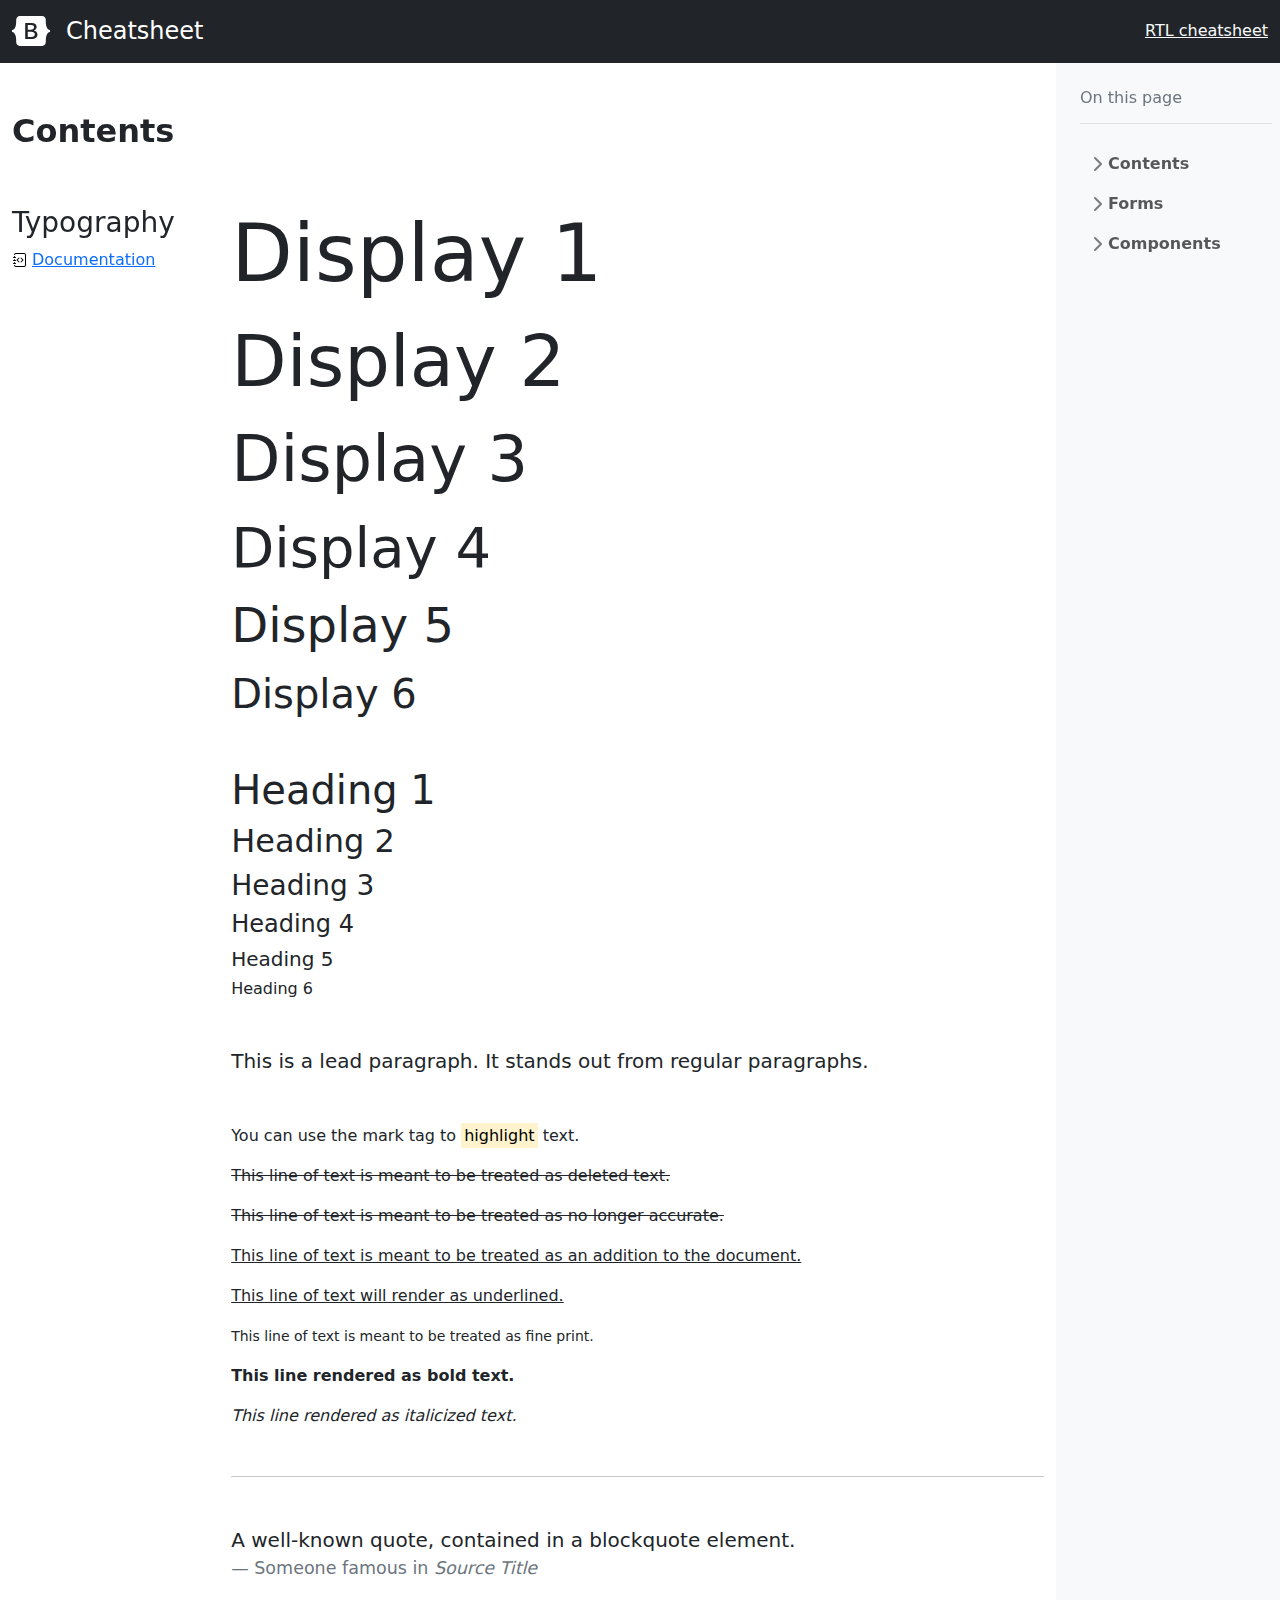
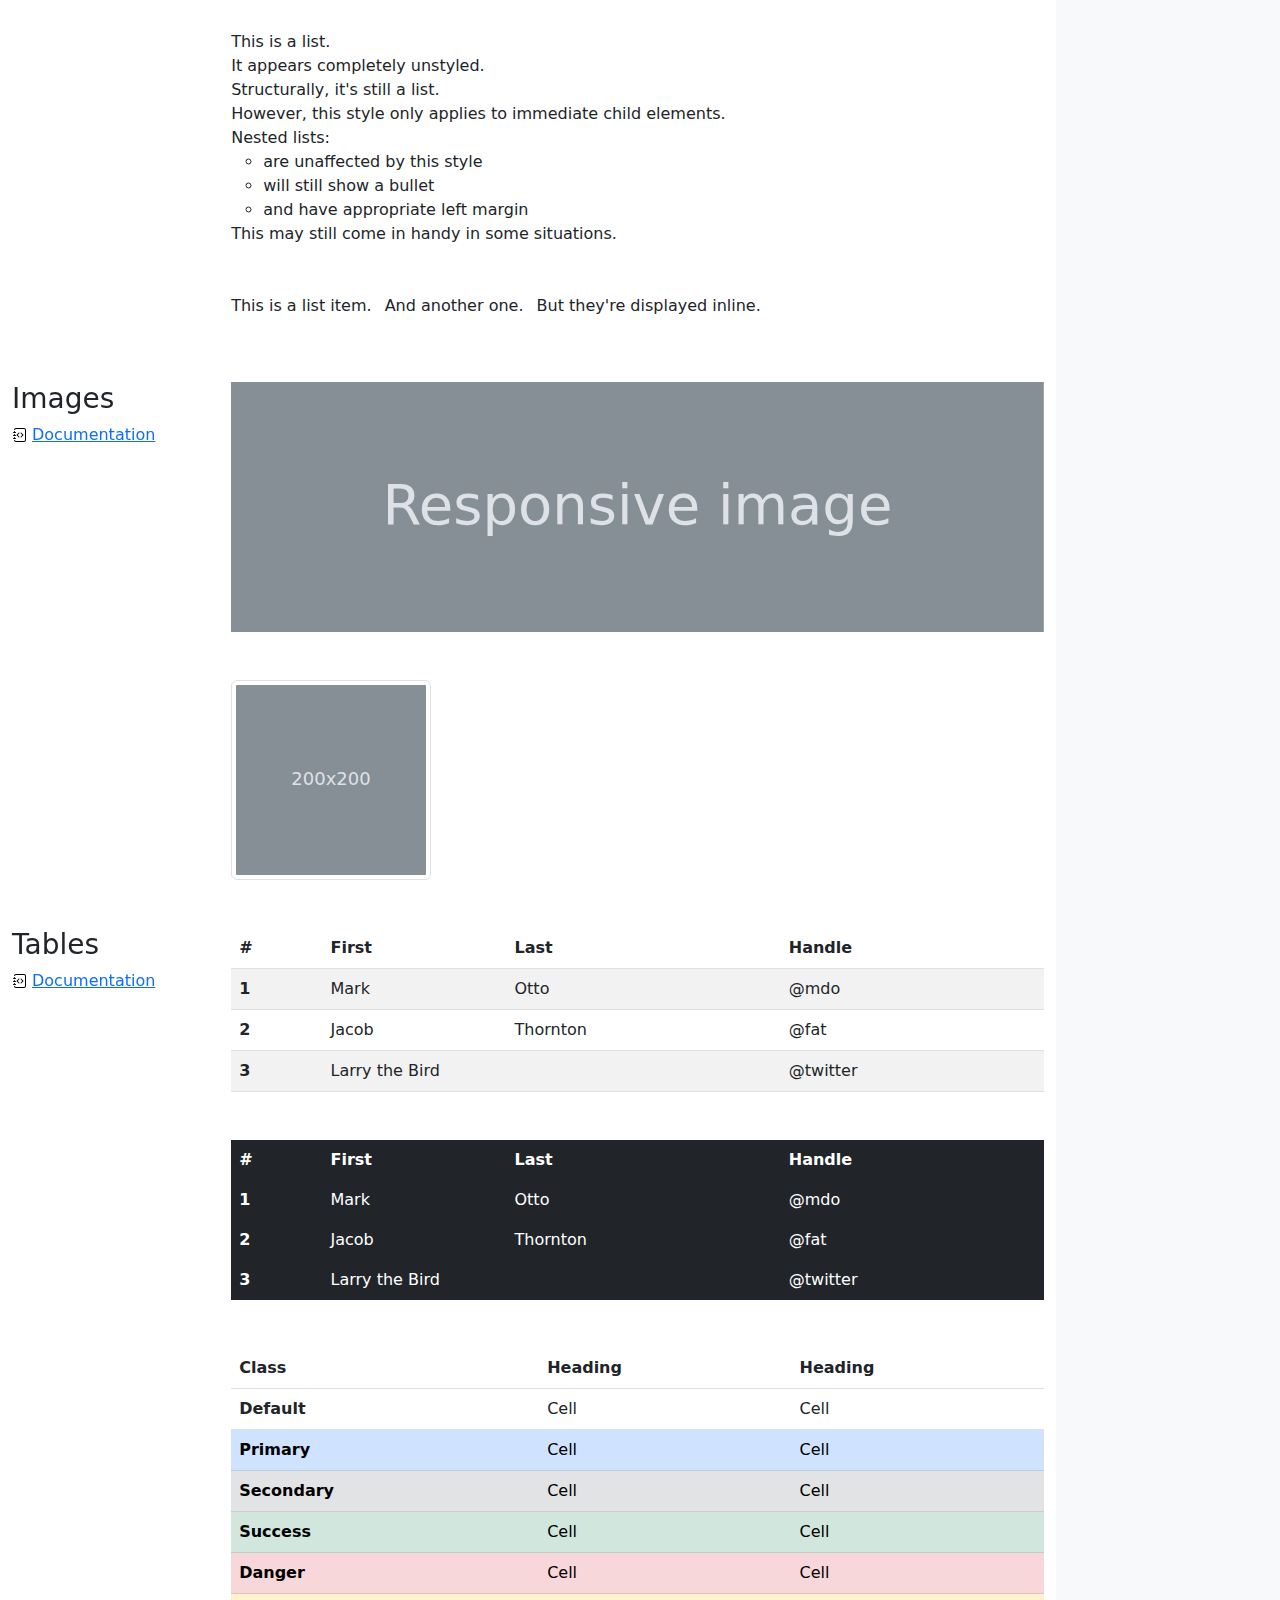
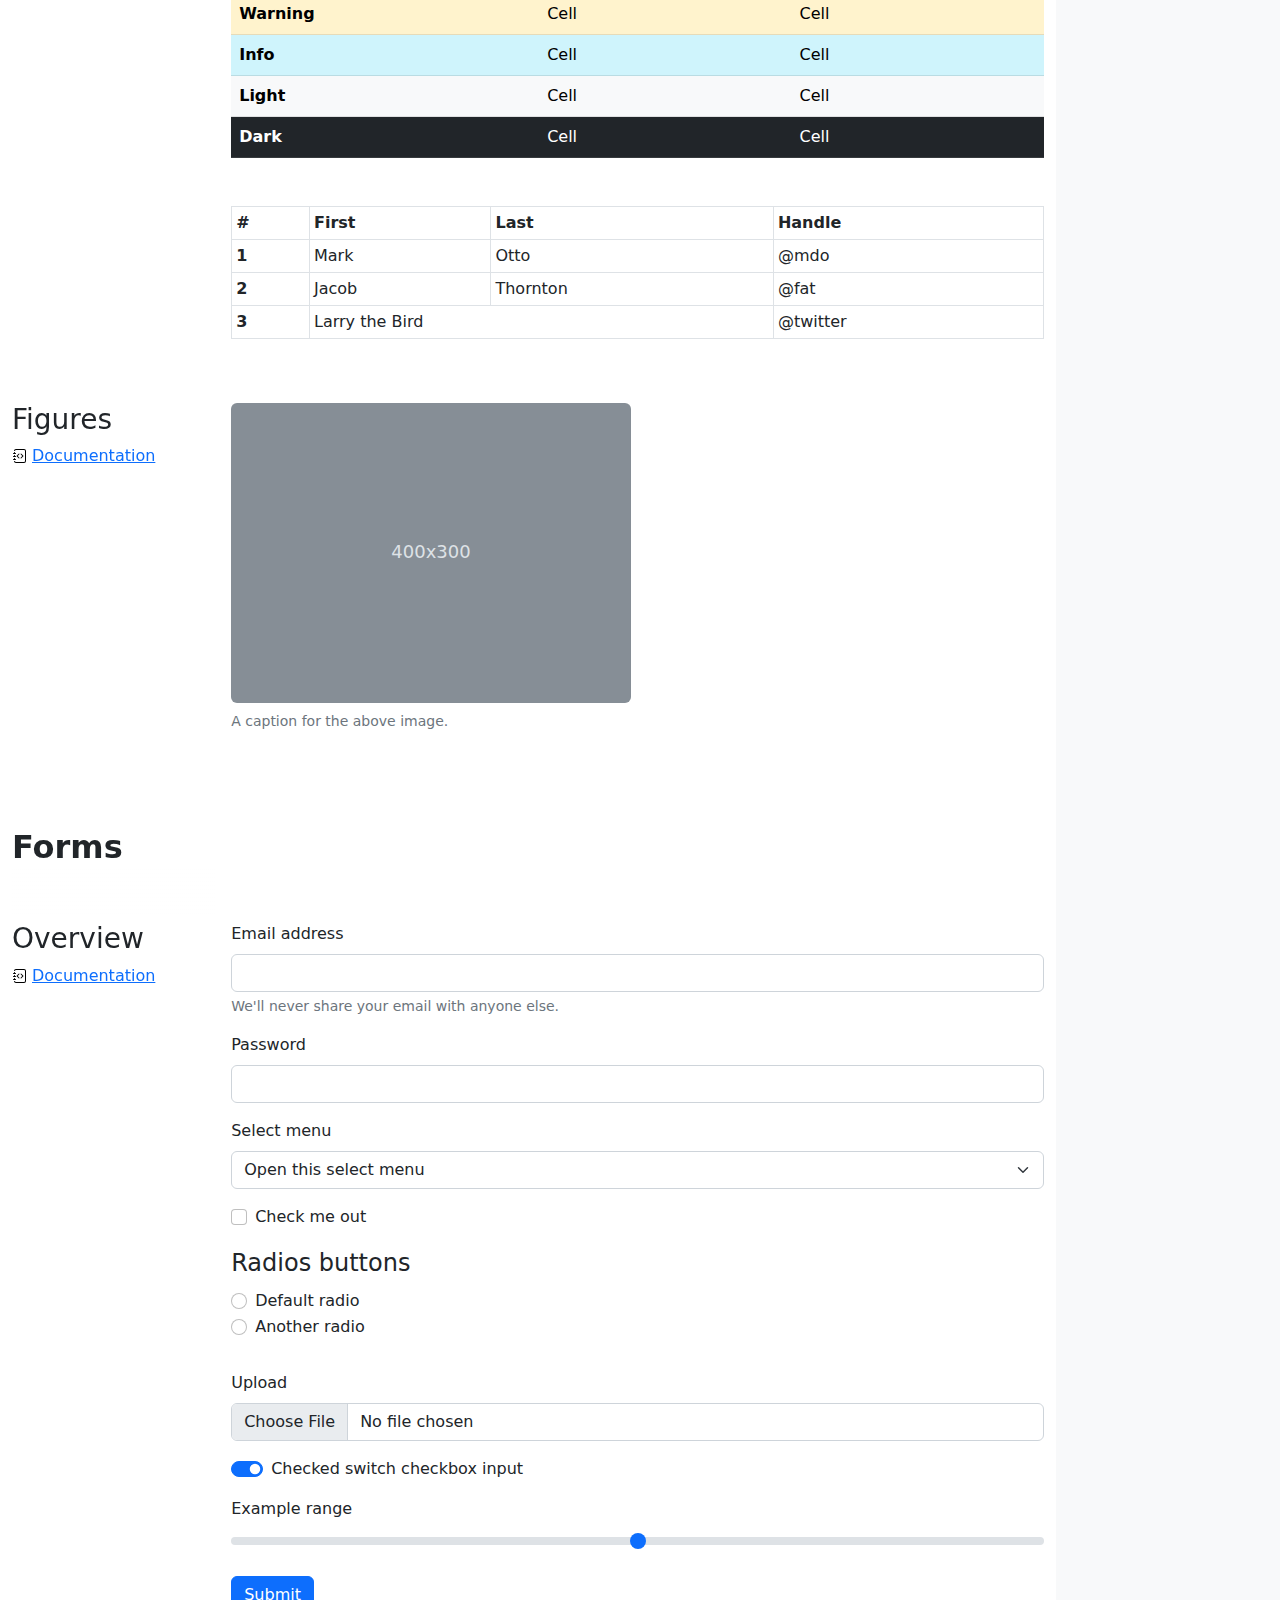
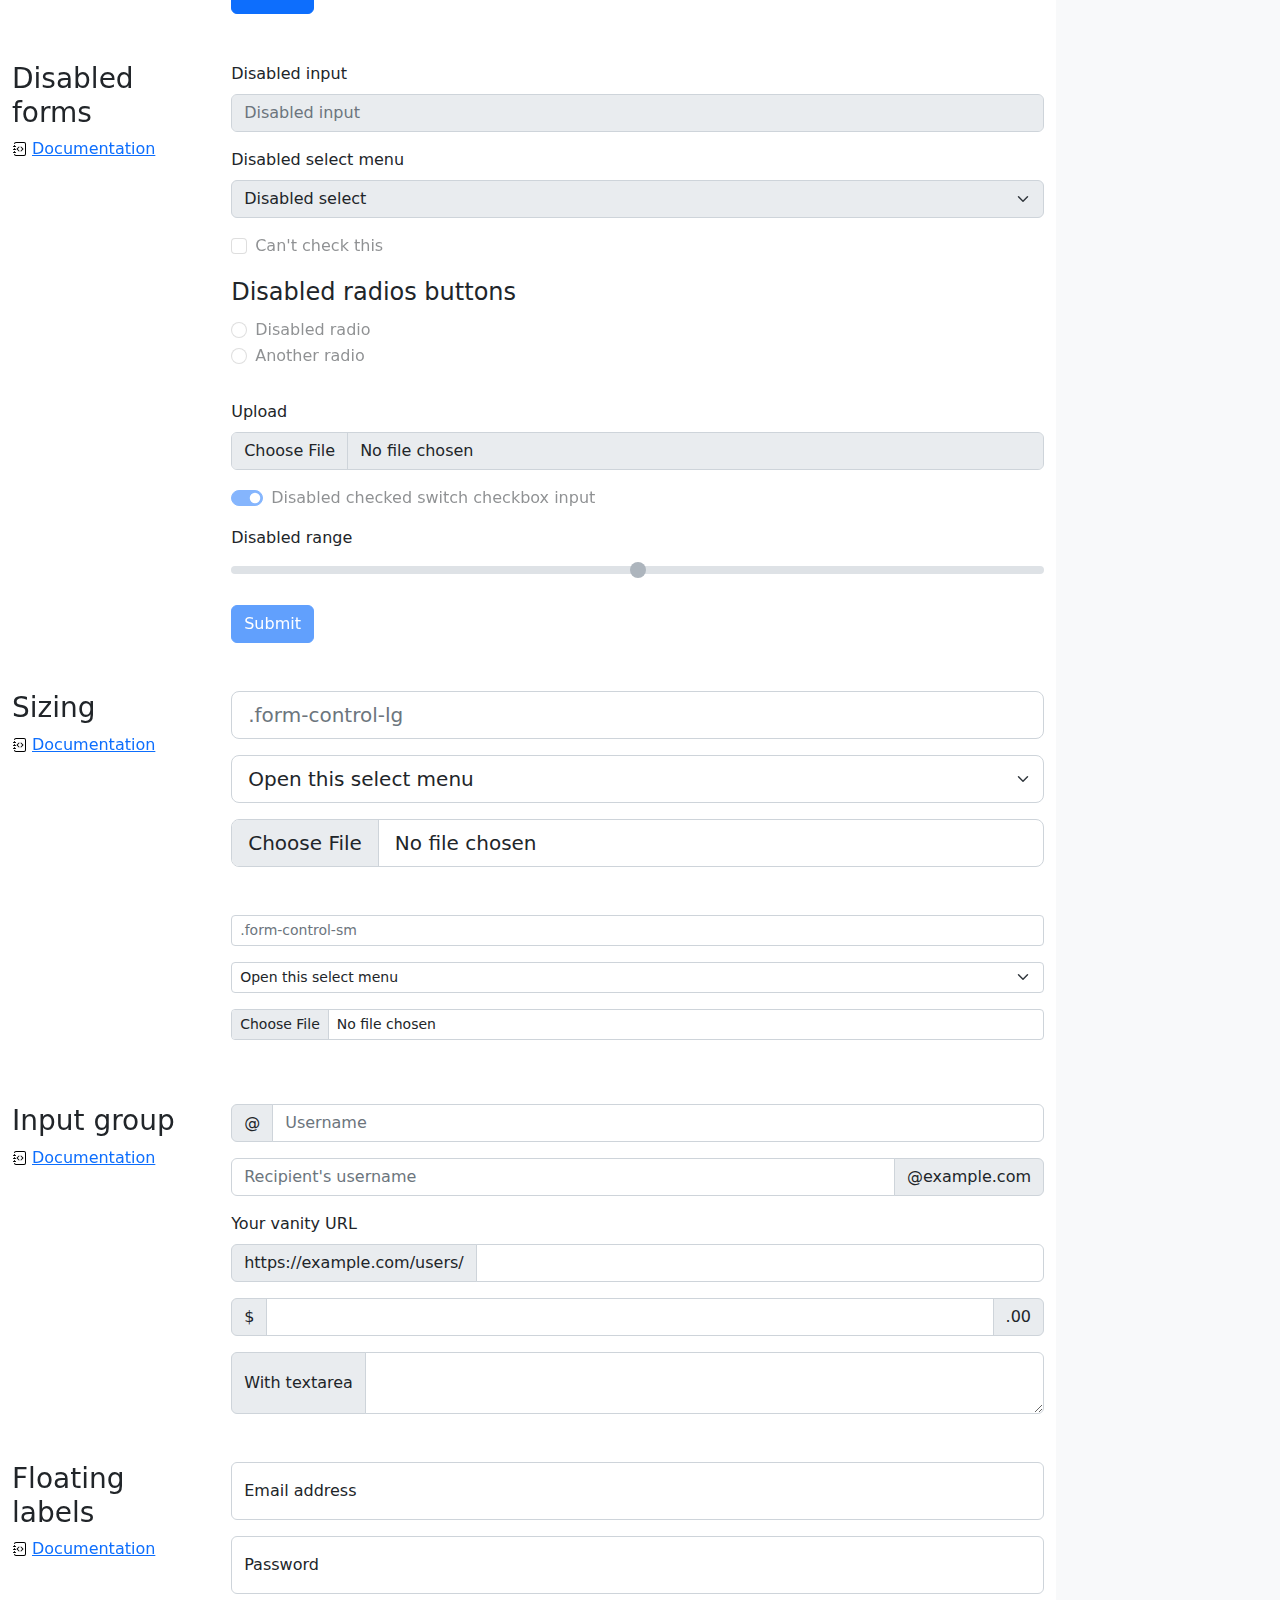
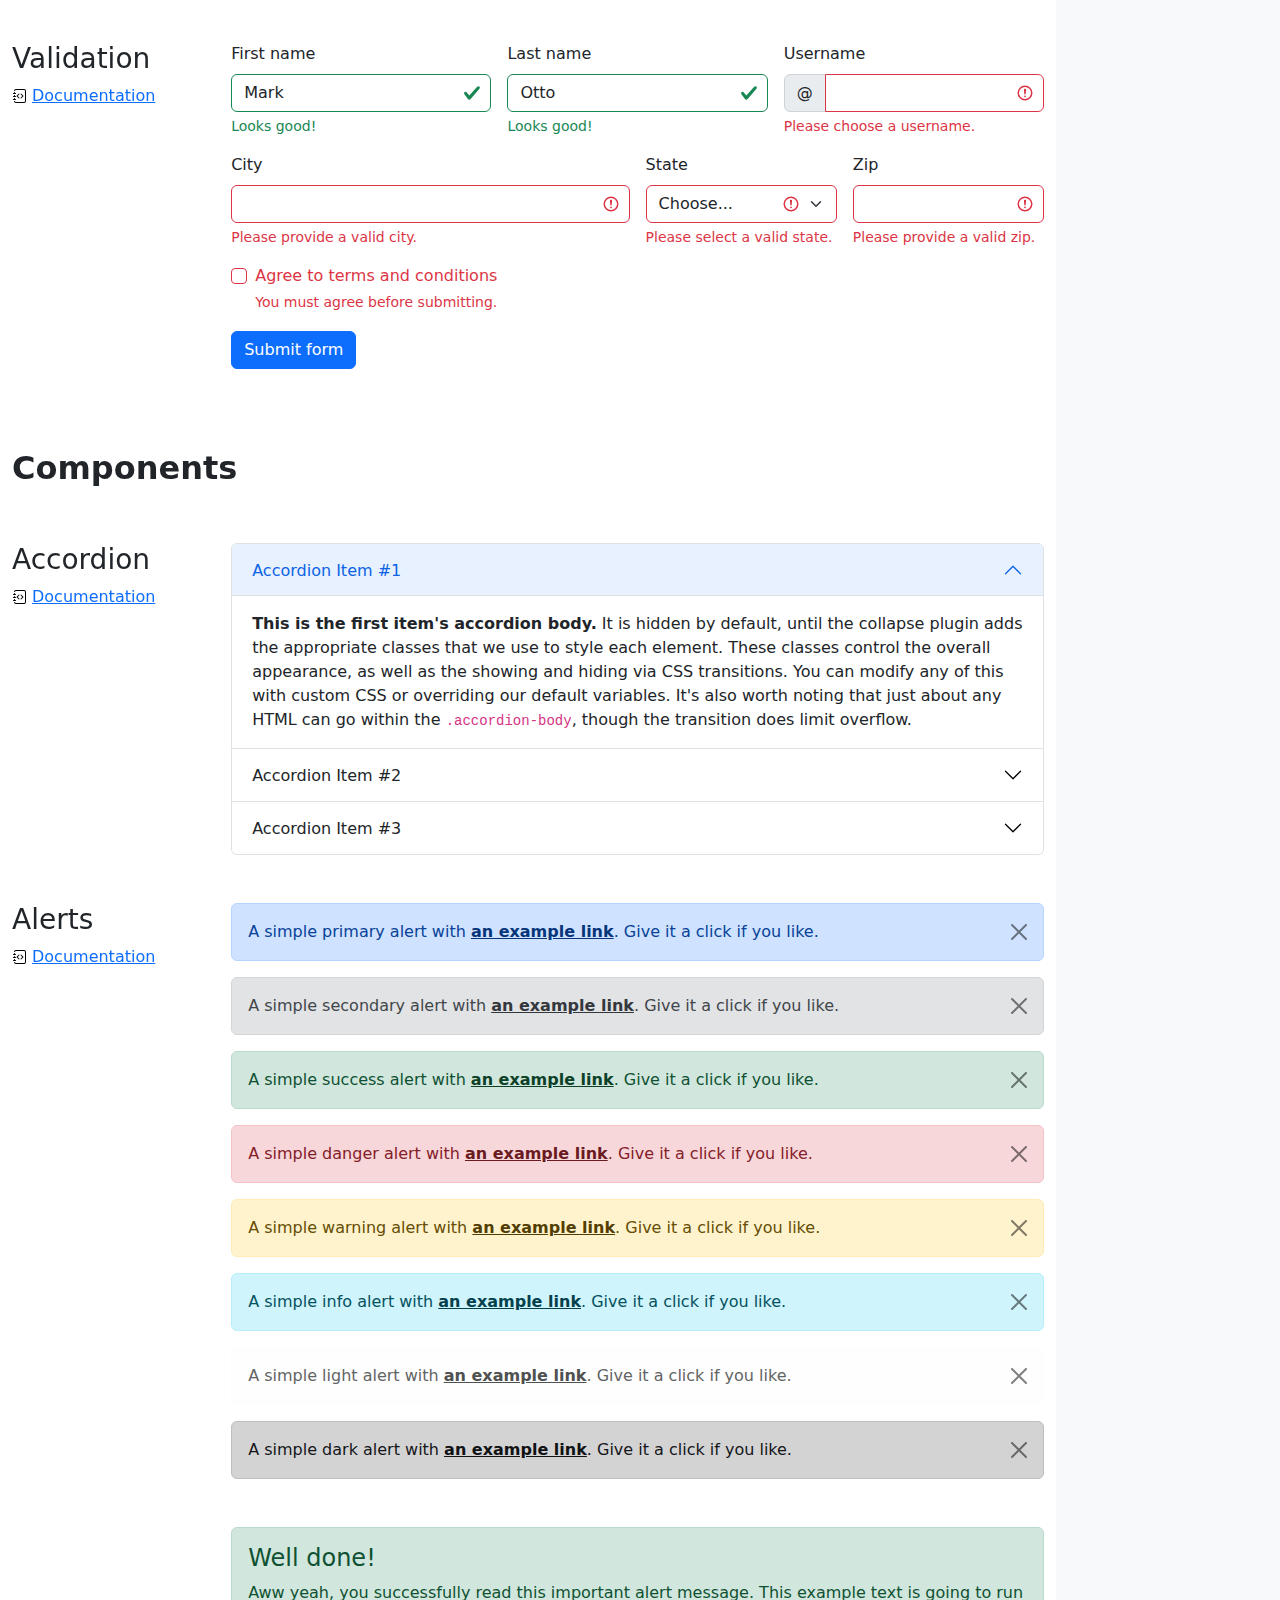
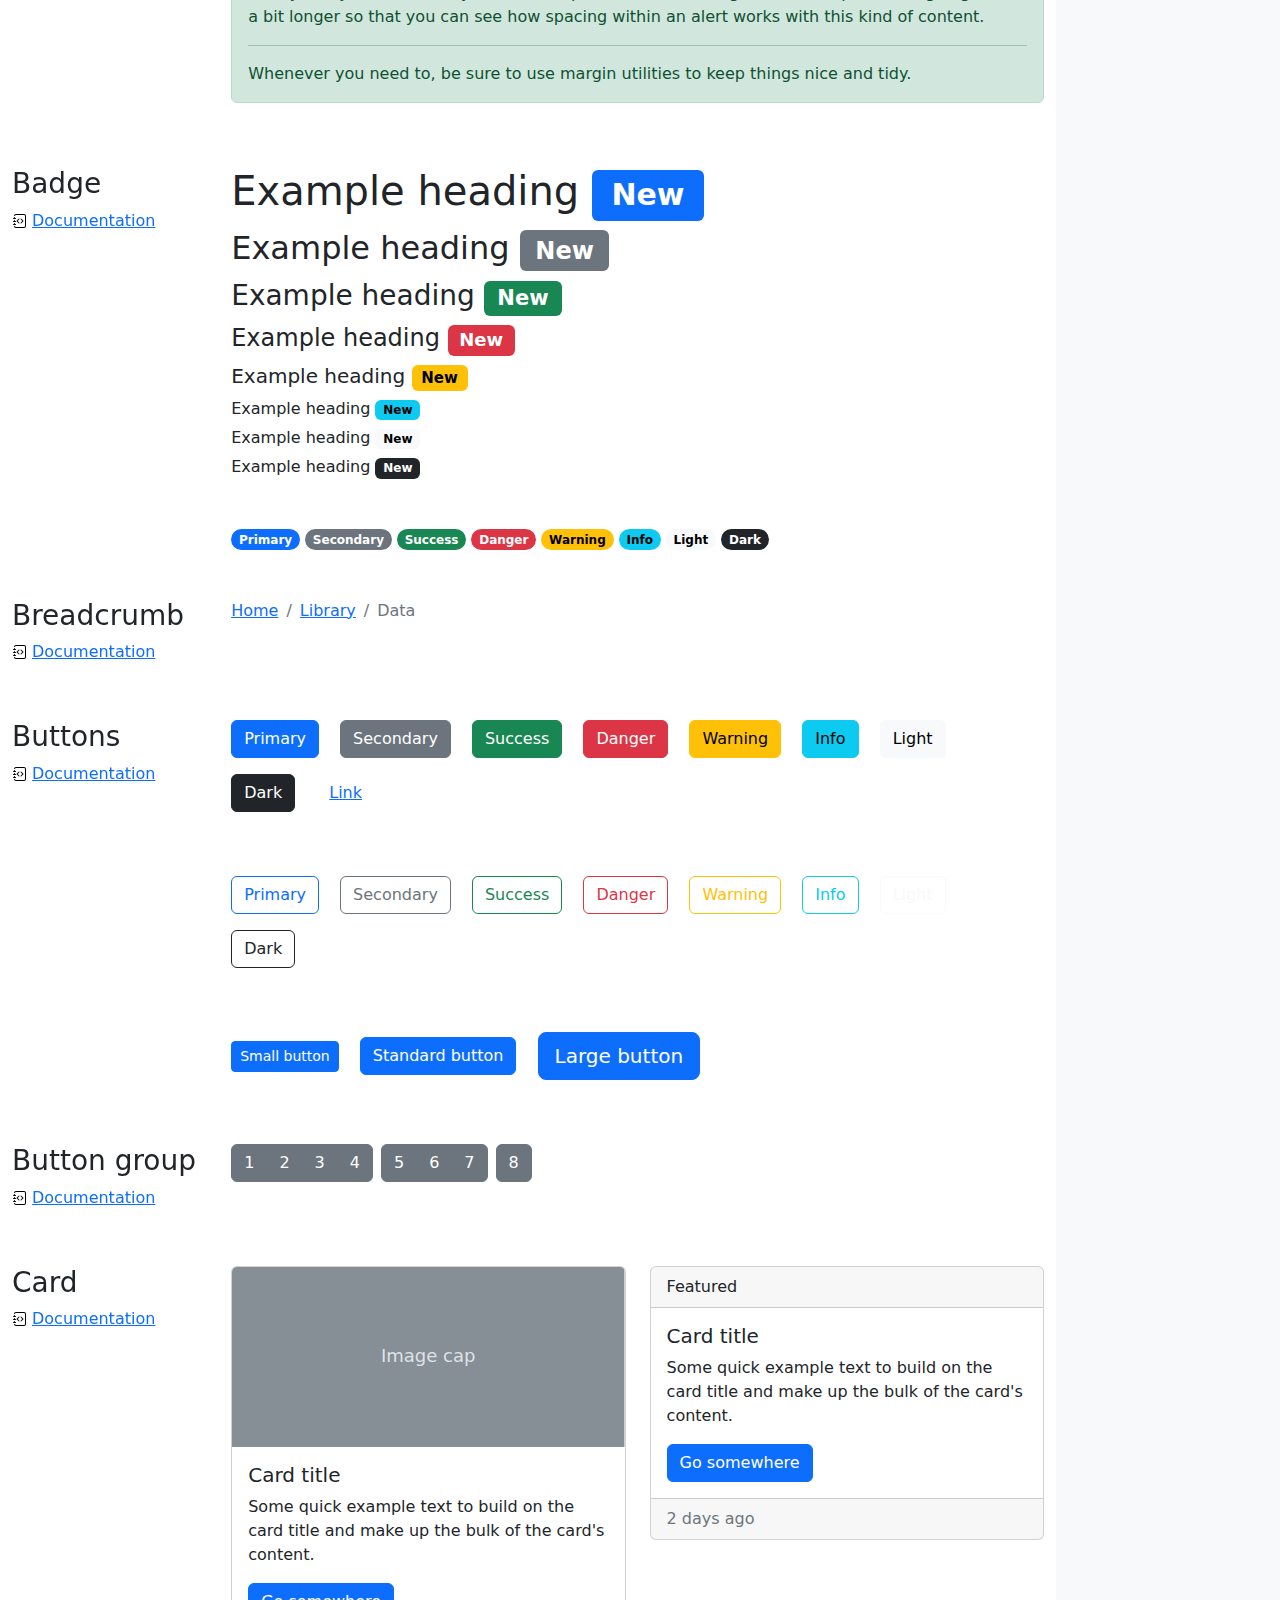
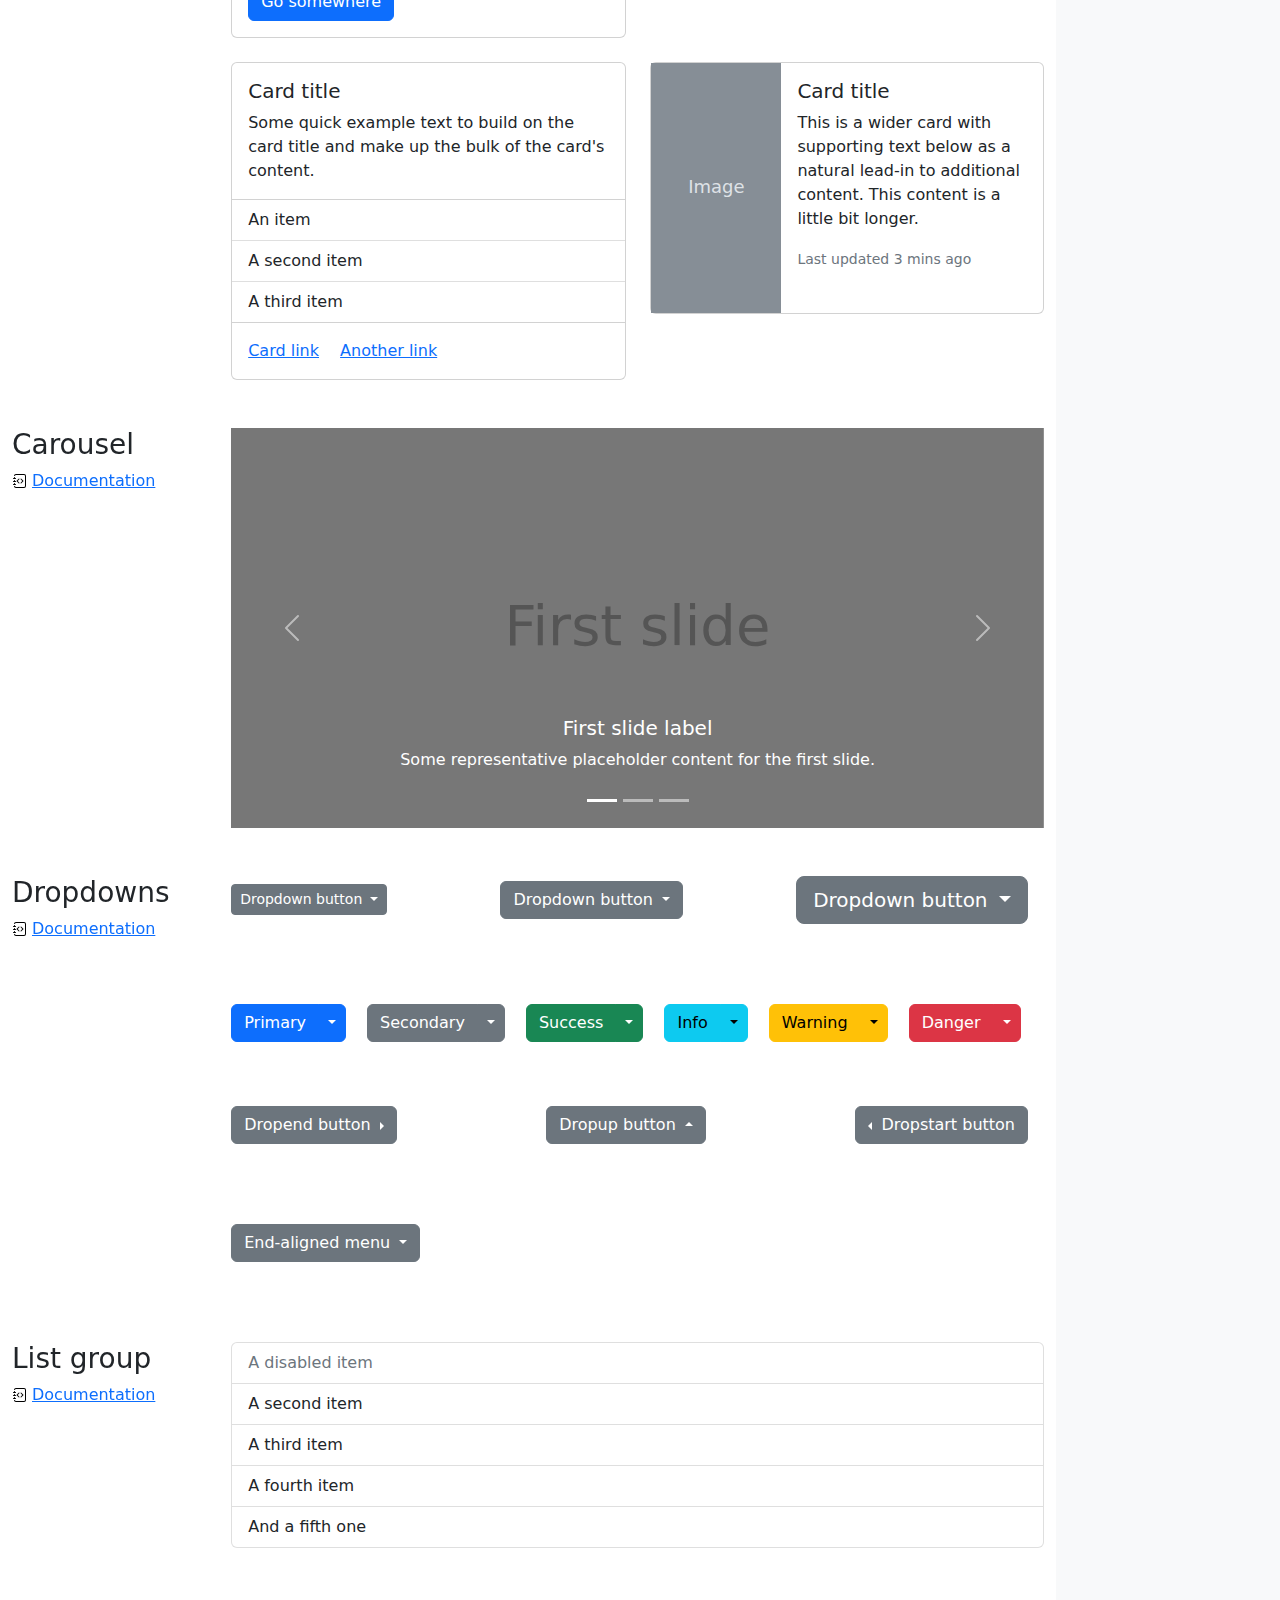
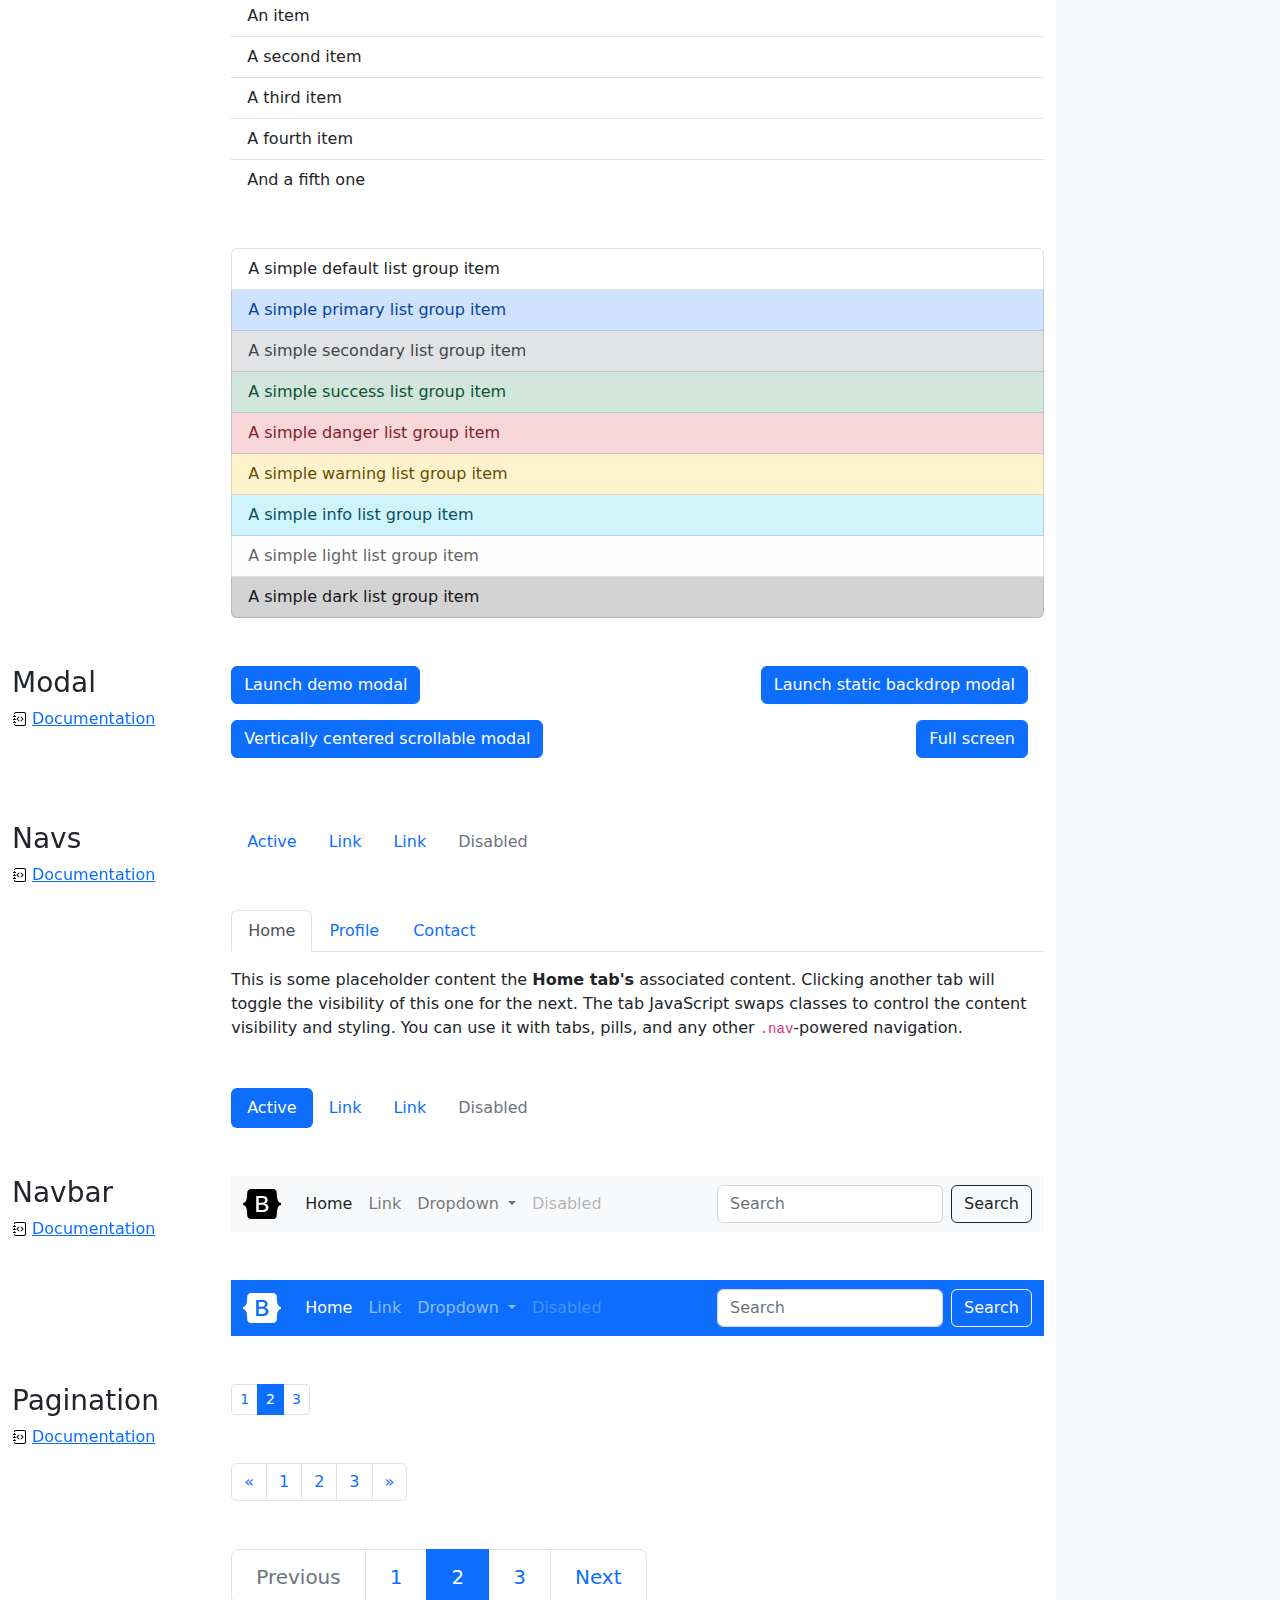
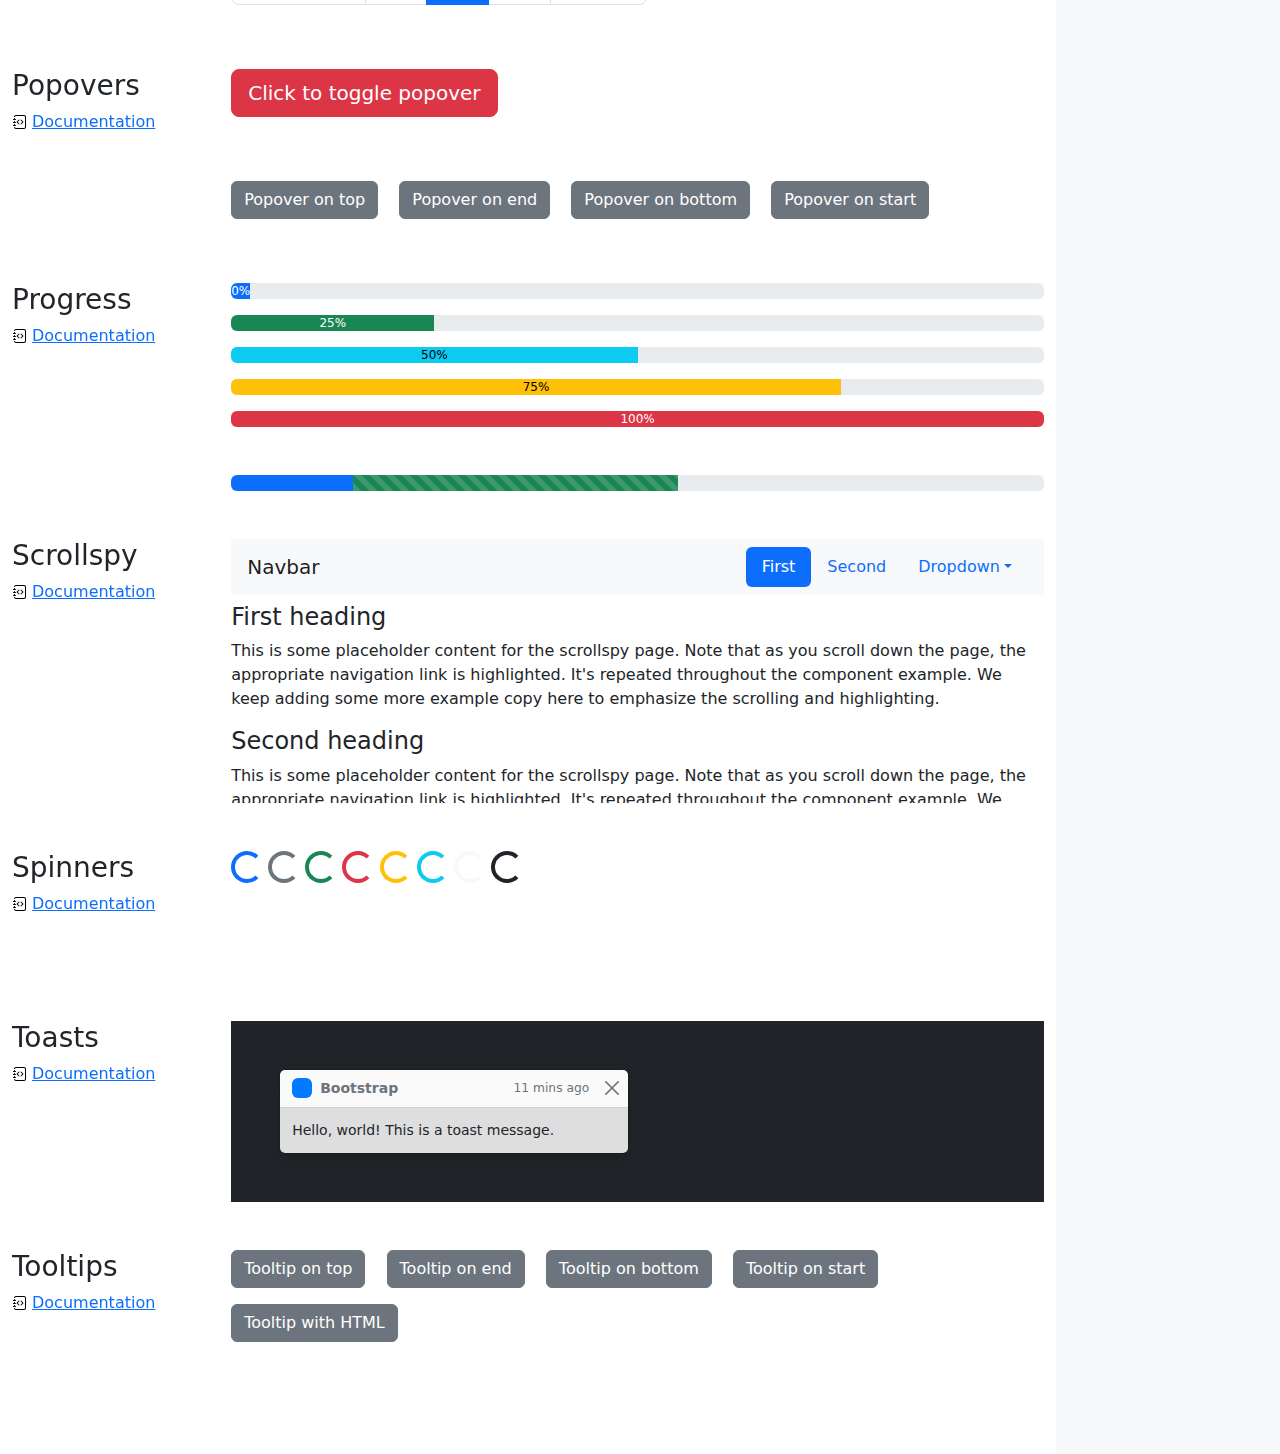
<file: docs/bootstrap-5.2.1-examples/cheatsheet/index.html>
<!doctype html>
<html lang="en">
  <head>
    <meta charset="utf-8">
    <meta name="viewport" content="width=device-width, initial-scale=1">
    <meta name="description" content="">
    <meta name="author" content="Mark Otto, Jacob Thornton, and Bootstrap contributors">
    <meta name="generator" content="Hugo 0.101.0">
    <title>Cheatsheet · Bootstrap v5.2</title>

    <link rel="canonical" href="https://getbootstrap.com/docs/5.2/examples/cheatsheet/">

    

    

<link href="../assets/dist/css/bootstrap.min.css" rel="stylesheet">

    <style>
      .bd-placeholder-img {
        font-size: 1.125rem;
        text-anchor: middle;
        -webkit-user-select: none;
        -moz-user-select: none;
        user-select: none;
      }

      @media (min-width: 768px) {
        .bd-placeholder-img-lg {
          font-size: 3.5rem;
        }
      }

      .b-example-divider {
        height: 3rem;
        background-color: rgba(0, 0, 0, .1);
        border: solid rgba(0, 0, 0, .15);
        border-width: 1px 0;
        box-shadow: inset 0 .5em 1.5em rgba(0, 0, 0, .1), inset 0 .125em .5em rgba(0, 0, 0, .15);
      }

      .b-example-vr {
        flex-shrink: 0;
        width: 1.5rem;
        height: 100vh;
      }

      .bi {
        vertical-align: -.125em;
        fill: currentColor;
      }

      .nav-scroller {
        position: relative;
        z-index: 2;
        height: 2.75rem;
        overflow-y: hidden;
      }

      .nav-scroller .nav {
        display: flex;
        flex-wrap: nowrap;
        padding-bottom: 1rem;
        margin-top: -1px;
        overflow-x: auto;
        text-align: center;
        white-space: nowrap;
        -webkit-overflow-scrolling: touch;
      }
    </style>

    
    <!-- Custom styles for this template -->
    <link href="cheatsheet.css" rel="stylesheet">
  </head>
  <body class="bg-light">
    
<header class="bd-header bg-dark py-3 d-flex align-items-stretch border-bottom border-dark">
  <div class="container-fluid d-flex align-items-center">
    <h1 class="d-flex align-items-center fs-4 text-white mb-0">
      <img src="../assets/brand/bootstrap-logo-white.svg" width="38" height="30" class="me-3" alt="Bootstrap">
      Cheatsheet
    </h1>
    <a href="../examples/cheatsheet-rtl/" class="ms-auto link-light" hreflang="ar">RTL cheatsheet</a>
  </div>
</header>
<aside class="bd-aside sticky-xl-top text-muted align-self-start mb-3 mb-xl-5 px-2">
  <h2 class="h6 pt-4 pb-3 mb-4 border-bottom">On this page</h2>
  <nav class="small" id="toc">
    <ul class="list-unstyled">
      <li class="my-2">
        <button class="btn d-inline-flex align-items-center collapsed border-0" data-bs-toggle="collapse" aria-expanded="false" data-bs-target="#contents-collapse" aria-controls="contents-collapse">Contents</button>
        <ul class="list-unstyled ps-3 collapse" id="contents-collapse">
          <li><a class="d-inline-flex align-items-center rounded text-decoration-none" href="#typography">Typography</a></li>
          <li><a class="d-inline-flex align-items-center rounded text-decoration-none" href="#images">Images</a></li>
          <li><a class="d-inline-flex align-items-center rounded text-decoration-none" href="#tables">Tables</a></li>
          <li><a class="d-inline-flex align-items-center rounded text-decoration-none" href="#figures">Figures</a></li>
        </ul>
      </li>
      <li class="my-2">
        <button class="btn d-inline-flex align-items-center collapsed border-0" data-bs-toggle="collapse" aria-expanded="false" data-bs-target="#forms-collapse" aria-controls="forms-collapse">Forms</button>
        <ul class="list-unstyled ps-3 collapse" id="forms-collapse">
          <li><a class="d-inline-flex align-items-center rounded text-decoration-none" href="#overview">Overview</a></li>
          <li><a class="d-inline-flex align-items-center rounded text-decoration-none" href="#disabled-forms">Disabled forms</a></li>
          <li><a class="d-inline-flex align-items-center rounded text-decoration-none" href="#sizing">Sizing</a></li>
          <li><a class="d-inline-flex align-items-center rounded text-decoration-none" href="#input-group">Input group</a></li>
          <li><a class="d-inline-flex align-items-center rounded text-decoration-none" href="#floating-labels">Floating labels</a></li>
          <li><a class="d-inline-flex align-items-center rounded text-decoration-none" href="#validation">Validation</a></li>
        </ul>
      </li>
      <li class="my-2">
        <button class="btn d-inline-flex align-items-center collapsed border-0" data-bs-toggle="collapse" aria-expanded="false" data-bs-target="#components-collapse" aria-controls="components-collapse">Components</button>
        <ul class="list-unstyled ps-3 collapse" id="components-collapse">
          <li><a class="d-inline-flex align-items-center rounded text-decoration-none" href="#accordion">Accordion</a></li>
          <li><a class="d-inline-flex align-items-center rounded text-decoration-none" href="#alerts">Alerts</a></li>
          <li><a class="d-inline-flex align-items-center rounded text-decoration-none" href="#badge">Badge</a></li>
          <li><a class="d-inline-flex align-items-center rounded text-decoration-none" href="#breadcrumb">Breadcrumb</a></li>
          <li><a class="d-inline-flex align-items-center rounded text-decoration-none" href="#buttons">Buttons</a></li>
          <li><a class="d-inline-flex align-items-center rounded text-decoration-none" href="#button-group">Button group</a></li>
          <li><a class="d-inline-flex align-items-center rounded text-decoration-none" href="#card">Card</a></li>
          <li><a class="d-inline-flex align-items-center rounded text-decoration-none" href="#carousel">Carousel</a></li>
          <li><a class="d-inline-flex align-items-center rounded text-decoration-none" href="#dropdowns">Dropdowns</a></li>
          <li><a class="d-inline-flex align-items-center rounded text-decoration-none" href="#list-group">List group</a></li>
          <li><a class="d-inline-flex align-items-center rounded text-decoration-none" href="#modal">Modal</a></li>
          <li><a class="d-inline-flex align-items-center rounded text-decoration-none" href="#navs">Navs</a></li>
          <li><a class="d-inline-flex align-items-center rounded text-decoration-none" href="#navbar">Navbar</a></li>
          <li><a class="d-inline-flex align-items-center rounded text-decoration-none" href="#pagination">Pagination</a></li>
          <li><a class="d-inline-flex align-items-center rounded text-decoration-none" href="#popovers">Popovers</a></li>
          <li><a class="d-inline-flex align-items-center rounded text-decoration-none" href="#progress">Progress</a></li>
          <li><a class="d-inline-flex align-items-center rounded text-decoration-none" href="#scrollspy">Scrollspy</a></li>
          <li><a class="d-inline-flex align-items-center rounded text-decoration-none" href="#spinners">Spinners</a></li>
          <li><a class="d-inline-flex align-items-center rounded text-decoration-none" href="#toasts">Toasts</a></li>
          <li><a class="d-inline-flex align-items-center rounded text-decoration-none" href="#tooltips">Tooltips</a></li>
        </ul>
      </li>
    </ul>
  </nav>
</aside>
<div class="bd-cheatsheet container-fluid bg-body">
  <section id="content">
    <h2 class="sticky-xl-top fw-bold pt-3 pt-xl-5 pb-2 pb-xl-3">Contents</h2>

    <article class="my-3" id="typography">
      <div class="bd-heading sticky-xl-top align-self-start mt-5 mb-3 mt-xl-0 mb-xl-2">
        <h3>Typography</h3>
        <a class="d-flex align-items-center" href="../content/typography/">Documentation</a>
      </div>

      <div>
        <div class="bd-example-snippet bd-code-snippet"><div class="bd-example">
        <p class="display-1">Display 1</p>
        <p class="display-2">Display 2</p>
        <p class="display-3">Display 3</p>
        <p class="display-4">Display 4</p>
        <p class="display-5">Display 5</p>
        <p class="display-6">Display 6</p>
        </div></div>


        <div class="bd-example-snippet bd-code-snippet"><div class="bd-example">
        <p class="h1">Heading 1</p>
        <p class="h2">Heading 2</p>
        <p class="h3">Heading 3</p>
        <p class="h4">Heading 4</p>
        <p class="h5">Heading 5</p>
        <p class="h6">Heading 6</p>
        </div></div>


        <div class="bd-example-snippet bd-code-snippet"><div class="bd-example">
        <p class="lead">
          This is a lead paragraph. It stands out from regular paragraphs.
        </p>
        </div></div>


        <div class="bd-example-snippet bd-code-snippet"><div class="bd-example">
        <p>You can use the mark tag to <mark>highlight</mark> text.</p>
        <p><del>This line of text is meant to be treated as deleted text.</del></p>
        <p><s>This line of text is meant to be treated as no longer accurate.</s></p>
        <p><ins>This line of text is meant to be treated as an addition to the document.</ins></p>
        <p><u>This line of text will render as underlined.</u></p>
        <p><small>This line of text is meant to be treated as fine print.</small></p>
        <p><strong>This line rendered as bold text.</strong></p>
        <p><em>This line rendered as italicized text.</em></p>
        </div></div>


        <div class="bd-example-snippet bd-code-snippet"><div class="bd-example">
        <hr>
        </div></div>


        <div class="bd-example-snippet bd-code-snippet"><div class="bd-example">
        <blockquote class="blockquote">
          <p>A well-known quote, contained in a blockquote element.</p>
          <footer class="blockquote-footer">Someone famous in <cite title="Source Title">Source Title</cite></footer>
        </blockquote>
        </div></div>


        <div class="bd-example-snippet bd-code-snippet"><div class="bd-example">
        <ul class="list-unstyled">
          <li>This is a list.</li>
          <li>It appears completely unstyled.</li>
          <li>Structurally, it's still a list.</li>
          <li>However, this style only applies to immediate child elements.</li>
          <li>Nested lists:
            <ul>
              <li>are unaffected by this style</li>
              <li>will still show a bullet</li>
              <li>and have appropriate left margin</li>
            </ul>
          </li>
          <li>This may still come in handy in some situations.</li>
        </ul>
        </div></div>


        <div class="bd-example-snippet bd-code-snippet"><div class="bd-example">
        <ul class="list-inline">
          <li class="list-inline-item">This is a list item.</li>
          <li class="list-inline-item">And another one.</li>
          <li class="list-inline-item">But they're displayed inline.</li>
        </ul>
        </div></div>

      </div>
    </article>
    <article class="my-3" id="images">
      <div class="bd-heading sticky-xl-top align-self-start mt-5 mb-3 mt-xl-0 mb-xl-2">
        <h3>Images</h3>
        <a class="d-flex align-items-center" href="../content/images/">Documentation</a>
      </div>

      <div>
        <div class="bd-example-snippet bd-code-snippet"><div class="bd-example">
        <svg class="bd-placeholder-img bd-placeholder-img-lg img-fluid" width="100%" height="250" xmlns="http://www.w3.org/2000/svg" role="img" aria-label="Placeholder: Responsive image" preserveAspectRatio="xMidYMid slice" focusable="false"><title>Placeholder</title><rect width="100%" height="100%" fill="#868e96"/><text x="50%" y="50%" fill="#dee2e6" dy=".3em">Responsive image</text></svg>

        </div></div>


        <div class="bd-example-snippet bd-code-snippet"><div class="bd-example">
        <svg class="bd-placeholder-img img-thumbnail" width="200" height="200" xmlns="http://www.w3.org/2000/svg" role="img" aria-label="A generic square placeholder image with a white border around it, making it resemble a photograph taken with an old instant camera: 200x200" preserveAspectRatio="xMidYMid slice" focusable="false"><title>A generic square placeholder image with a white border around it, making it resemble a photograph taken with an old instant camera</title><rect width="100%" height="100%" fill="#868e96"/><text x="50%" y="50%" fill="#dee2e6" dy=".3em">200x200</text></svg>

        </div></div>

      </div>
    </article>
    <article class="my-3" id="tables">
      <div class="bd-heading sticky-xl-top align-self-start mt-5 mb-3 mt-xl-0 mb-xl-2">
        <h3>Tables</h3>
        <a class="d-flex align-items-center" href="../content/tables/">Documentation</a>
      </div>

      <div>
        <div class="bd-example-snippet bd-code-snippet"><div class="bd-example">
        <table class="table table-striped">
          <thead>
          <tr>
            <th scope="col">#</th>
            <th scope="col">First</th>
            <th scope="col">Last</th>
            <th scope="col">Handle</th>
          </tr>
          </thead>
          <tbody>
          <tr>
            <th scope="row">1</th>
            <td>Mark</td>
            <td>Otto</td>
            <td>@mdo</td>
          </tr>
          <tr>
            <th scope="row">2</th>
            <td>Jacob</td>
            <td>Thornton</td>
            <td>@fat</td>
          </tr>
          <tr>
            <th scope="row">3</th>
            <td colspan="2">Larry the Bird</td>
            <td>@twitter</td>
          </tr>
          </tbody>
        </table>
        </div></div>


        <div class="bd-example-snippet bd-code-snippet"><div class="bd-example">
        <table class="table table-dark table-borderless">
          <thead>
          <tr>
            <th scope="col">#</th>
            <th scope="col">First</th>
            <th scope="col">Last</th>
            <th scope="col">Handle</th>
          </tr>
          </thead>
          <tbody>
          <tr>
            <th scope="row">1</th>
            <td>Mark</td>
            <td>Otto</td>
            <td>@mdo</td>
          </tr>
          <tr>
            <th scope="row">2</th>
            <td>Jacob</td>
            <td>Thornton</td>
            <td>@fat</td>
          </tr>
          <tr>
            <th scope="row">3</th>
            <td colspan="2">Larry the Bird</td>
            <td>@twitter</td>
          </tr>
          </tbody>
        </table>
        </div></div>


        <div class="bd-example-snippet bd-code-snippet"><div class="bd-example">
        <table class="table table-hover">
          <thead>
          <tr>
            <th scope="col">Class</th>
            <th scope="col">Heading</th>
            <th scope="col">Heading</th>
          </tr>
          </thead>
          <tbody>
          <tr>
            <th scope="row">Default</th>
            <td>Cell</td>
            <td>Cell</td>
          </tr>
          
          <tr class="table-primary">
            <th scope="row">Primary</th>
            <td>Cell</td>
            <td>Cell</td>
          </tr>
          <tr class="table-secondary">
            <th scope="row">Secondary</th>
            <td>Cell</td>
            <td>Cell</td>
          </tr>
          <tr class="table-success">
            <th scope="row">Success</th>
            <td>Cell</td>
            <td>Cell</td>
          </tr>
          <tr class="table-danger">
            <th scope="row">Danger</th>
            <td>Cell</td>
            <td>Cell</td>
          </tr>
          <tr class="table-warning">
            <th scope="row">Warning</th>
            <td>Cell</td>
            <td>Cell</td>
          </tr>
          <tr class="table-info">
            <th scope="row">Info</th>
            <td>Cell</td>
            <td>Cell</td>
          </tr>
          <tr class="table-light">
            <th scope="row">Light</th>
            <td>Cell</td>
            <td>Cell</td>
          </tr>
          <tr class="table-dark">
            <th scope="row">Dark</th>
            <td>Cell</td>
            <td>Cell</td>
          </tr>
          </tbody>
        </table>
        </div></div>


        <div class="bd-example-snippet bd-code-snippet"><div class="bd-example">
        <table class="table table-sm table-bordered">
          <thead>
          <tr>
            <th scope="col">#</th>
            <th scope="col">First</th>
            <th scope="col">Last</th>
            <th scope="col">Handle</th>
          </tr>
          </thead>
          <tbody>
          <tr>
            <th scope="row">1</th>
            <td>Mark</td>
            <td>Otto</td>
            <td>@mdo</td>
          </tr>
          <tr>
            <th scope="row">2</th>
            <td>Jacob</td>
            <td>Thornton</td>
            <td>@fat</td>
          </tr>
          <tr>
            <th scope="row">3</th>
            <td colspan="2">Larry the Bird</td>
            <td>@twitter</td>
          </tr>
          </tbody>
        </table>
        </div></div>

      </div>
    </article>
    <article class="my-3" id="figures">
      <div class="bd-heading sticky-xl-top align-self-start mt-5 mb-3 mt-xl-0 mb-xl-2">
        <h3>Figures</h3>
        <a class="d-flex align-items-center" href="../content/figures/">Documentation</a>
      </div>

      <div>
        <div class="bd-example-snippet bd-code-snippet"><div class="bd-example">
        <figure class="figure">
          <svg class="bd-placeholder-img figure-img img-fluid rounded" width="400" height="300" xmlns="http://www.w3.org/2000/svg" role="img" aria-label="Placeholder: 400x300" preserveAspectRatio="xMidYMid slice" focusable="false"><title>Placeholder</title><rect width="100%" height="100%" fill="#868e96"/><text x="50%" y="50%" fill="#dee2e6" dy=".3em">400x300</text></svg>

          <figcaption class="figure-caption">A caption for the above image.</figcaption>
        </figure>
        </div></div>

      </div>
    </article>
  </section>

  <section id="forms">
    <h2 class="sticky-xl-top fw-bold pt-3 pt-xl-5 pb-2 pb-xl-3">Forms</h2>

    <article class="my-3" id="overview">
      <div class="bd-heading sticky-xl-top align-self-start mt-5 mb-3 mt-xl-0 mb-xl-2">
        <h3>Overview</h3>
        <a class="d-flex align-items-center" href="../forms/overview/">Documentation</a>
      </div>

      <div>
        <div class="bd-example-snippet bd-code-snippet"><div class="bd-example">
        <form>
          <div class="mb-3">
            <label for="exampleInputEmail1" class="form-label">Email address</label>
            <input type="email" class="form-control" id="exampleInputEmail1" aria-describedby="emailHelp">
            <div id="emailHelp" class="form-text">We'll never share your email with anyone else.</div>
          </div>
          <div class="mb-3">
            <label for="exampleInputPassword1" class="form-label">Password</label>
            <input type="password" class="form-control" id="exampleInputPassword1">
          </div>
          <div class="mb-3">
            <label for="exampleSelect" class="form-label">Select menu</label>
            <select class="form-select" id="exampleSelect">
              <option selected>Open this select menu</option>
              <option value="1">One</option>
              <option value="2">Two</option>
              <option value="3">Three</option>
            </select>
          </div>
          <div class="mb-3 form-check">
            <input type="checkbox" class="form-check-input" id="exampleCheck1">
            <label class="form-check-label" for="exampleCheck1">Check me out</label>
          </div>
          <fieldset class="mb-3">
            <legend>Radios buttons</legend>
            <div class="form-check">
              <input type="radio" name="radios" class="form-check-input" id="exampleRadio1">
              <label class="form-check-label" for="exampleRadio1">Default radio</label>
            </div>
            <div class="mb-3 form-check">
              <input type="radio" name="radios" class="form-check-input" id="exampleRadio2">
              <label class="form-check-label" for="exampleRadio2">Another radio</label>
            </div>
          </fieldset>
          <div class="mb-3">
            <label class="form-label" for="customFile">Upload</label>
            <input type="file" class="form-control" id="customFile">
          </div>
          <div class="mb-3 form-check form-switch">
            <input class="form-check-input" type="checkbox" role="switch" id="flexSwitchCheckChecked" checked>
            <label class="form-check-label" for="flexSwitchCheckChecked">Checked switch checkbox input</label>
          </div>
          <div class="mb-3">
            <label for="customRange3" class="form-label">Example range</label>
            <input type="range" class="form-range" min="0" max="5" step="0.5" id="customRange3">
          </div>
          <button type="submit" class="btn btn-primary">Submit</button>
        </form>
        </div></div>

      </div>
    </article>
    <article class="my-3" id="disabled-forms">
      <div class="bd-heading sticky-xl-top align-self-start mt-5 mb-3 mt-xl-0 mb-xl-2">
        <h3>Disabled forms</h3>
        <a class="d-flex align-items-center" href="../forms/overview/#disabled-forms">Documentation</a>
      </div>

      <div>
        <div class="bd-example-snippet bd-code-snippet"><div class="bd-example">
        <form>
          <fieldset disabled aria-label="Disabled fieldset example">
            <div class="mb-3">
              <label for="disabledTextInput" class="form-label">Disabled input</label>
              <input type="text" id="disabledTextInput" class="form-control" placeholder="Disabled input">
            </div>
            <div class="mb-3">
              <label for="disabledSelect" class="form-label">Disabled select menu</label>
              <select id="disabledSelect" class="form-select">
                <option>Disabled select</option>
              </select>
            </div>
            <div class="mb-3">
              <div class="form-check">
                <input class="form-check-input" type="checkbox" id="disabledFieldsetCheck" disabled>
                <label class="form-check-label" for="disabledFieldsetCheck">
                  Can't check this
                </label>
              </div>
            </div>
            <fieldset class="mb-3">
              <legend>Disabled radios buttons</legend>
              <div class="form-check">
                <input type="radio" name="radios" class="form-check-input" id="disabledRadio1" disabled>
                <label class="form-check-label" for="disabledRadio1">Disabled radio</label>
              </div>
              <div class="mb-3 form-check">
                <input type="radio" name="radios" class="form-check-input" id="disabledRadio2" disabled>
                <label class="form-check-label" for="disabledRadio2">Another radio</label>
              </div>
            </fieldset>
            <div class="mb-3">
              <label class="form-label" for="disabledCustomFile">Upload</label>
              <input type="file" class="form-control" id="disabledCustomFile" disabled>
            </div>
            <div class="mb-3 form-check form-switch">
              <input class="form-check-input" type="checkbox" role="switch" id="disabledSwitchCheckChecked" checked disabled>
              <label class="form-check-label" for="disabledSwitchCheckChecked">Disabled checked switch checkbox input</label>
            </div>
            <div class="mb-3">
              <label for="disabledRange" class="form-label">Disabled range</label>
              <input type="range" class="form-range" min="0" max="5" step="0.5" id="disabledRange">
            </div>
            <button type="submit" class="btn btn-primary">Submit</button>
          </fieldset>
        </form>
        </div></div>

      </div>
    </article>
    <article class="my-3" id="sizing">
      <div class="bd-heading sticky-xl-top align-self-start mt-5 mb-3 mt-xl-0 mb-xl-2">
        <h3>Sizing</h3>
        <a class="d-flex align-items-center" href="../forms/form-control/#sizing">Documentation</a>
      </div>

      <div>
        <div class="bd-example-snippet bd-code-snippet"><div class="bd-example">
        <div class="mb-3">
          <input class="form-control form-control-lg" type="text" placeholder=".form-control-lg" aria-label=".form-control-lg example">
        </div>
        <div class="mb-3">
          <select class="form-select form-select-lg" aria-label=".form-select-lg example">
            <option selected>Open this select menu</option>
            <option value="1">One</option>
            <option value="2">Two</option>
            <option value="3">Three</option>
          </select>
        </div>
        <div class="mb-3">
          <input type="file" class="form-control form-control-lg" aria-label="Large file input example">
        </div>
        </div></div>


        <div class="bd-example-snippet bd-code-snippet"><div class="bd-example">
        <div class="mb-3">
          <input class="form-control form-control-sm" type="text" placeholder=".form-control-sm" aria-label=".form-control-sm example">
        </div>
        <div class="mb-3">
          <select class="form-select form-select-sm" aria-label=".form-select-sm example">
            <option selected>Open this select menu</option>
            <option value="1">One</option>
            <option value="2">Two</option>
            <option value="3">Three</option>
          </select>
        </div>
        <div class="mb-3">
          <input type="file" class="form-control form-control-sm" aria-label="Small file input example">
        </div>
        </div></div>

      </div>
    </article>
    <article class="my-3" id="input-group">
      <div class="bd-heading sticky-xl-top align-self-start mt-5 mb-3 mt-xl-0 mb-xl-2">
        <h3>Input group</h3>
        <a class="d-flex align-items-center" href="../forms/input-group/">Documentation</a>
      </div>

      <div>
        <div class="bd-example-snippet bd-code-snippet"><div class="bd-example">
        <div class="input-group mb-3">
          <span class="input-group-text" id="basic-addon1">@</span>
          <input type="text" class="form-control" placeholder="Username" aria-label="Username" aria-describedby="basic-addon1">
        </div>
        <div class="input-group mb-3">
          <input type="text" class="form-control" placeholder="Recipient's username" aria-label="Recipient's username" aria-describedby="basic-addon2">
          <span class="input-group-text" id="basic-addon2">@example.com</span>
        </div>
        <label for="basic-url" class="form-label">Your vanity URL</label>
        <div class="input-group mb-3">
          <span class="input-group-text" id="basic-addon3">https://example.com/users/</span>
          <input type="text" class="form-control" id="basic-url" aria-describedby="basic-addon3">
        </div>
        <div class="input-group mb-3">
          <span class="input-group-text">$</span>
          <input type="text" class="form-control" aria-label="Amount (to the nearest dollar)">
          <span class="input-group-text">.00</span>
        </div>
        <div class="input-group">
          <span class="input-group-text">With textarea</span>
          <textarea class="form-control" aria-label="With textarea"></textarea>
        </div>
        </div></div>

      </div>
    </article>
    <article class="my-3" id="floating-labels">
      <div class="bd-heading sticky-xl-top align-self-start mt-5 mb-3 mt-xl-0 mb-xl-2">
        <h3>Floating labels</h3>
        <a class="d-flex align-items-center" href="../forms/floating-labels/">Documentation</a>
      </div>

      <div>
        <div class="bd-example-snippet bd-code-snippet"><div class="bd-example">
        <form>
          <div class="form-floating mb-3">
            <input type="email" class="form-control" id="floatingInput" placeholder="name@example.com">
            <label for="floatingInput">Email address</label>
          </div>
          <div class="form-floating">
            <input type="password" class="form-control" id="floatingPassword" placeholder="Password">
            <label for="floatingPassword">Password</label>
          </div>
        </form>
        </div></div>

      </div>
    </article>
    <article class="my-3" id="validation">
      <div class="bd-heading sticky-xl-top align-self-start mt-5 mb-3 mt-xl-0 mb-xl-2">
        <h3>Validation</h3>
        <a class="d-flex align-items-center" href="../forms/validation/">Documentation</a>
      </div>

      <div>
        <div class="bd-example-snippet bd-code-snippet"><div class="bd-example">
        <form class="row g-3">
          <div class="col-md-4">
            <label for="validationServer01" class="form-label">First name</label>
            <input type="text" class="form-control is-valid" id="validationServer01" value="Mark" required>
            <div class="valid-feedback">
              Looks good!
            </div>
          </div>
          <div class="col-md-4">
            <label for="validationServer02" class="form-label">Last name</label>
            <input type="text" class="form-control is-valid" id="validationServer02" value="Otto" required>
            <div class="valid-feedback">
              Looks good!
            </div>
          </div>
          <div class="col-md-4">
            <label for="validationServerUsername" class="form-label">Username</label>
            <div class="input-group has-validation">
              <span class="input-group-text" id="inputGroupPrepend3">@</span>
              <input type="text" class="form-control is-invalid" id="validationServerUsername" aria-describedby="inputGroupPrepend3" required>
              <div class="invalid-feedback">
                Please choose a username.
              </div>
            </div>
          </div>
          <div class="col-md-6">
            <label for="validationServer03" class="form-label">City</label>
            <input type="text" class="form-control is-invalid" id="validationServer03" required>
            <div class="invalid-feedback">
              Please provide a valid city.
            </div>
          </div>
          <div class="col-md-3">
            <label for="validationServer04" class="form-label">State</label>
            <select class="form-select is-invalid" id="validationServer04" required>
              <option selected disabled value="">Choose...</option>
              <option>...</option>
            </select>
            <div class="invalid-feedback">
              Please select a valid state.
            </div>
          </div>
          <div class="col-md-3">
            <label for="validationServer05" class="form-label">Zip</label>
            <input type="text" class="form-control is-invalid" id="validationServer05" required>
            <div class="invalid-feedback">
              Please provide a valid zip.
            </div>
          </div>
          <div class="col-12">
            <div class="form-check">
              <input class="form-check-input is-invalid" type="checkbox" value="" id="invalidCheck3" required>
              <label class="form-check-label" for="invalidCheck3">
                Agree to terms and conditions
              </label>
              <div class="invalid-feedback">
                You must agree before submitting.
              </div>
            </div>
          </div>
          <div class="col-12">
            <button class="btn btn-primary" type="submit">Submit form</button>
          </div>
        </form>
        </div></div>

      </div>
    </article>
  </section>

  <section id="components">
    <h2 class="sticky-xl-top fw-bold pt-3 pt-xl-5 pb-2 pb-xl-3">Components</h2>

    <article class="my-3" id="accordion">
      <div class="bd-heading sticky-xl-top align-self-start mt-5 mb-3 mt-xl-0 mb-xl-2">
        <h3>Accordion</h3>
        <a class="d-flex align-items-center" href="../components/accordion/">Documentation</a>
      </div>

      <div>
        <div class="bd-example-snippet bd-code-snippet"><div class="bd-example">
        <div class="accordion" id="accordionExample">
          <div class="accordion-item">
            <h4 class="accordion-header" id="headingOne">
              <button class="accordion-button" type="button" data-bs-toggle="collapse" data-bs-target="#collapseOne" aria-expanded="true" aria-controls="collapseOne">
                Accordion Item #1
              </button>
            </h4>
            <div id="collapseOne" class="accordion-collapse collapse show" aria-labelledby="headingOne" data-bs-parent="#accordionExample">
              <div class="accordion-body">
                <strong>This is the first item's accordion body.</strong> It is hidden by default, until the collapse plugin adds the appropriate classes that we use to style each element. These classes control the overall appearance, as well as the showing and hiding via CSS transitions. You can modify any of this with custom CSS or overriding our default variables. It's also worth noting that just about any HTML can go within the <code>.accordion-body</code>, though the transition does limit overflow.
              </div>
            </div>
          </div>
          <div class="accordion-item">
            <h4 class="accordion-header" id="headingTwo">
              <button class="accordion-button collapsed" type="button" data-bs-toggle="collapse" data-bs-target="#collapseTwo" aria-expanded="false" aria-controls="collapseTwo">
                Accordion Item #2
              </button>
            </h4>
            <div id="collapseTwo" class="accordion-collapse collapse" aria-labelledby="headingTwo" data-bs-parent="#accordionExample">
              <div class="accordion-body">
                <strong>This is the second item's accordion body.</strong> It is hidden by default, until the collapse plugin adds the appropriate classes that we use to style each element. These classes control the overall appearance, as well as the showing and hiding via CSS transitions. You can modify any of this with custom CSS or overriding our default variables. It's also worth noting that just about any HTML can go within the <code>.accordion-body</code>, though the transition does limit overflow.
              </div>
            </div>
          </div>
          <div class="accordion-item">
            <h4 class="accordion-header" id="headingThree">
              <button class="accordion-button collapsed" type="button" data-bs-toggle="collapse" data-bs-target="#collapseThree" aria-expanded="false" aria-controls="collapseThree">
                Accordion Item #3
              </button>
            </h4>
            <div id="collapseThree" class="accordion-collapse collapse" aria-labelledby="headingThree" data-bs-parent="#accordionExample">
              <div class="accordion-body">
                <strong>This is the third item's accordion body.</strong> It is hidden by default, until the collapse plugin adds the appropriate classes that we use to style each element. These classes control the overall appearance, as well as the showing and hiding via CSS transitions. You can modify any of this with custom CSS or overriding our default variables. It's also worth noting that just about any HTML can go within the <code>.accordion-body</code>, though the transition does limit overflow.
              </div>
            </div>
          </div>
        </div>
        </div></div>

      </div>
    </article>
    <article class="my-3" id="alerts">
      <div class="bd-heading sticky-xl-top align-self-start mt-5 mb-3 mt-xl-0 mb-xl-2">
        <h3>Alerts</h3>
        <a class="d-flex align-items-center" href="../components/alerts/">Documentation</a>
      </div>

      <div>
        <div class="bd-example-snippet bd-code-snippet"><div class="bd-example">
        
        <div class="alert alert-primary alert-dismissible fade show" role="alert">
          A simple primary alert with <a href="#" class="alert-link">an example link</a>. Give it a click if you like.
          <button type="button" class="btn-close" data-bs-dismiss="alert" aria-label="Close"></button>
        </div>
        <div class="alert alert-secondary alert-dismissible fade show" role="alert">
          A simple secondary alert with <a href="#" class="alert-link">an example link</a>. Give it a click if you like.
          <button type="button" class="btn-close" data-bs-dismiss="alert" aria-label="Close"></button>
        </div>
        <div class="alert alert-success alert-dismissible fade show" role="alert">
          A simple success alert with <a href="#" class="alert-link">an example link</a>. Give it a click if you like.
          <button type="button" class="btn-close" data-bs-dismiss="alert" aria-label="Close"></button>
        </div>
        <div class="alert alert-danger alert-dismissible fade show" role="alert">
          A simple danger alert with <a href="#" class="alert-link">an example link</a>. Give it a click if you like.
          <button type="button" class="btn-close" data-bs-dismiss="alert" aria-label="Close"></button>
        </div>
        <div class="alert alert-warning alert-dismissible fade show" role="alert">
          A simple warning alert with <a href="#" class="alert-link">an example link</a>. Give it a click if you like.
          <button type="button" class="btn-close" data-bs-dismiss="alert" aria-label="Close"></button>
        </div>
        <div class="alert alert-info alert-dismissible fade show" role="alert">
          A simple info alert with <a href="#" class="alert-link">an example link</a>. Give it a click if you like.
          <button type="button" class="btn-close" data-bs-dismiss="alert" aria-label="Close"></button>
        </div>
        <div class="alert alert-light alert-dismissible fade show" role="alert">
          A simple light alert with <a href="#" class="alert-link">an example link</a>. Give it a click if you like.
          <button type="button" class="btn-close" data-bs-dismiss="alert" aria-label="Close"></button>
        </div>
        <div class="alert alert-dark alert-dismissible fade show" role="alert">
          A simple dark alert with <a href="#" class="alert-link">an example link</a>. Give it a click if you like.
          <button type="button" class="btn-close" data-bs-dismiss="alert" aria-label="Close"></button>
        </div>
        </div></div>


        <div class="bd-example-snippet bd-code-snippet"><div class="bd-example">
        <div class="alert alert-success" role="alert">
          <h4 class="alert-heading">Well done!</h4>
          <p>Aww yeah, you successfully read this important alert message. This example text is going to run a bit longer so that you can see how spacing within an alert works with this kind of content.</p>
          <hr>
          <p class="mb-0">Whenever you need to, be sure to use margin utilities to keep things nice and tidy.</p>
        </div>
        </div></div>

      </div>
    </article>
    <article class="my-3" id="badge">
      <div class="bd-heading sticky-xl-top align-self-start mt-5 mb-3 mt-xl-0 mb-xl-2">
        <h3>Badge</h3>
        <a class="d-flex align-items-center" href="../components/badge/">Documentation</a>
      </div>

      <div>
        <div class="bd-example-snippet bd-code-snippet"><div class="bd-example">
        <p class="h1">Example heading <span class="badge bg-primary">New</span></p>
        <p class="h2">Example heading <span class="badge bg-secondary">New</span></p>
        <p class="h3">Example heading <span class="badge bg-success">New</span></p>
        <p class="h4">Example heading <span class="badge bg-danger">New</span></p>
        <p class="h5">Example heading <span class="badge text-bg-warning">New</span></p>
        <p class="h6">Example heading <span class="badge text-bg-info">New</span></p>
        <p class="h6">Example heading <span class="badge text-bg-light">New</span></p>
        <p class="h6">Example heading <span class="badge bg-dark">New</span></p>
        </div></div>


        <div class="bd-example-snippet bd-code-snippet"><div class="bd-example">
        
        <span class="badge rounded-pill bg-primary">Primary</span>
        <span class="badge rounded-pill bg-secondary">Secondary</span>
        <span class="badge rounded-pill bg-success">Success</span>
        <span class="badge rounded-pill bg-danger">Danger</span>
        <span class="badge rounded-pill text-bg-warning">Warning</span>
        <span class="badge rounded-pill text-bg-info">Info</span>
        <span class="badge rounded-pill text-bg-light">Light</span>
        <span class="badge rounded-pill bg-dark">Dark</span>
        </div></div>

      </div>
    </article>
    <article class="my-3" id="breadcrumb">
      <div class="bd-heading sticky-xl-top align-self-start mt-5 mb-3 mt-xl-0 mb-xl-2">
        <h3>Breadcrumb</h3>
        <a class="d-flex align-items-center" href="../components/breadcrumb/">Documentation</a>
      </div>

      <div>
        <div class="bd-example-snippet bd-code-snippet"><div class="bd-example">
        <nav aria-label="breadcrumb">
          <ol class="breadcrumb">
            <li class="breadcrumb-item"><a href="#">Home</a></li>
            <li class="breadcrumb-item"><a href="#">Library</a></li>
            <li class="breadcrumb-item active" aria-current="page">Data</li>
          </ol>
        </nav>
        </div></div>

      </div>
    </article>
    <article class="my-3" id="buttons">
      <div class="bd-heading sticky-xl-top align-self-start mt-5 mb-3 mt-xl-0 mb-xl-2">
        <h3>Buttons</h3>
        <a class="d-flex align-items-center" href="../components/buttons/">Documentation</a>
      </div>

      <div>
        <div class="bd-example-snippet bd-code-snippet"><div class="bd-example">
        
        <button type="button" class="btn btn-primary">Primary</button>
        <button type="button" class="btn btn-secondary">Secondary</button>
        <button type="button" class="btn btn-success">Success</button>
        <button type="button" class="btn btn-danger">Danger</button>
        <button type="button" class="btn btn-warning">Warning</button>
        <button type="button" class="btn btn-info">Info</button>
        <button type="button" class="btn btn-light">Light</button>
        <button type="button" class="btn btn-dark">Dark</button>

        <button type="button" class="btn btn-link">Link</button>
        </div></div>


        <div class="bd-example-snippet bd-code-snippet"><div class="bd-example">
        
        <button type="button" class="btn btn-outline-primary">Primary</button>
        <button type="button" class="btn btn-outline-secondary">Secondary</button>
        <button type="button" class="btn btn-outline-success">Success</button>
        <button type="button" class="btn btn-outline-danger">Danger</button>
        <button type="button" class="btn btn-outline-warning">Warning</button>
        <button type="button" class="btn btn-outline-info">Info</button>
        <button type="button" class="btn btn-outline-light">Light</button>
        <button type="button" class="btn btn-outline-dark">Dark</button>
        </div></div>


        <div class="bd-example-snippet bd-code-snippet"><div class="bd-example">
        <button type="button" class="btn btn-primary btn-sm">Small button</button>
        <button type="button" class="btn btn-primary">Standard button</button>
        <button type="button" class="btn btn-primary btn-lg">Large button</button>
        </div></div>

      </div>
    </article>
    <article class="my-3" id="button-group">
      <div class="bd-heading sticky-xl-top align-self-start mt-5 mb-3 mt-xl-0 mb-xl-2">
        <h3>Button group</h3>
        <a class="d-flex align-items-center" href="../components/button-group/">Documentation</a>
      </div>

      <div>
        <div class="bd-example-snippet bd-code-snippet"><div class="bd-example">
        <div class="btn-toolbar" role="toolbar" aria-label="Toolbar with button groups">
          <div class="btn-group me-2" role="group" aria-label="First group">
            <button type="button" class="btn btn-secondary">1</button>
            <button type="button" class="btn btn-secondary">2</button>
            <button type="button" class="btn btn-secondary">3</button>
            <button type="button" class="btn btn-secondary">4</button>
          </div>
          <div class="btn-group me-2" role="group" aria-label="Second group">
            <button type="button" class="btn btn-secondary">5</button>
            <button type="button" class="btn btn-secondary">6</button>
            <button type="button" class="btn btn-secondary">7</button>
          </div>
          <div class="btn-group" role="group" aria-label="Third group">
            <button type="button" class="btn btn-secondary">8</button>
          </div>
        </div>
        </div></div>

      </div>
    </article>
    <article class="my-3" id="card">
      <div class="bd-heading sticky-xl-top align-self-start mt-5 mb-3 mt-xl-0 mb-xl-2">
        <h3>Card</h3>
        <a class="d-flex align-items-center" href="../components/card/">Documentation</a>
      </div>

      <div>
        <div class="bd-example-snippet bd-code-snippet"><div class="bd-example">
        <div class="row  row-cols-1 row-cols-md-2 g-4">
          <div class="col">
            <div class="card">
              <svg class="bd-placeholder-img card-img-top" width="100%" height="180" xmlns="http://www.w3.org/2000/svg" role="img" aria-label="Placeholder: Image cap" preserveAspectRatio="xMidYMid slice" focusable="false"><title>Placeholder</title><rect width="100%" height="100%" fill="#868e96"/><text x="50%" y="50%" fill="#dee2e6" dy=".3em">Image cap</text></svg>

              <div class="card-body">
                <h5 class="card-title">Card title</h5>
                <p class="card-text">Some quick example text to build on the card title and make up the bulk of the card's content.</p>
                <a href="#" class="btn btn-primary">Go somewhere</a>
              </div>
            </div>
          </div>
          <div class="col">
            <div class="card">
              <div class="card-header">
                Featured
              </div>
              <div class="card-body">
                <h5 class="card-title">Card title</h5>
                <p class="card-text">Some quick example text to build on the card title and make up the bulk of the card's content.</p>
                <a href="#" class="btn btn-primary">Go somewhere</a>
              </div>
              <div class="card-footer text-muted">
                2 days ago
              </div>
            </div>
          </div>
          <div class="col">
            <div class="card">
              <div class="card-body">
                <h5 class="card-title">Card title</h5>
                <p class="card-text">Some quick example text to build on the card title and make up the bulk of the card's content.</p>
              </div>
              <ul class="list-group list-group-flush">
                <li class="list-group-item">An item</li>
                <li class="list-group-item">A second item</li>
                <li class="list-group-item">A third item</li>
              </ul>
              <div class="card-body">
                <a href="#" class="card-link">Card link</a>
                <a href="#" class="card-link">Another link</a>
              </div>
            </div>
          </div>
          <div class="col">
            <div class="card">
              <div class="row g-0">
                <div class="col-md-4">
                  <svg class="bd-placeholder-img" width="100%" height="250" xmlns="http://www.w3.org/2000/svg" role="img" aria-label="Placeholder: Image" preserveAspectRatio="xMidYMid slice" focusable="false"><title>Placeholder</title><rect width="100%" height="100%" fill="#868e96"/><text x="50%" y="50%" fill="#dee2e6" dy=".3em">Image</text></svg>

                </div>
                <div class="col-md-8">
                  <div class="card-body">
                    <h5 class="card-title">Card title</h5>
                    <p class="card-text">This is a wider card with supporting text below as a natural lead-in to additional content. This content is a little bit longer.</p>
                    <p class="card-text"><small class="text-muted">Last updated 3 mins ago</small></p>
                  </div>
                </div>
              </div>
            </div>
          </div>
        </div>
        </div></div>

      </div>
    </article>
    <article class="my-3" id="carousel">
      <div class="bd-heading sticky-xl-top align-self-start mt-5 mb-3 mt-xl-0 mb-xl-2">
        <h3>Carousel</h3>
        <a class="d-flex align-items-center" href="../components/carousel/">Documentation</a>
      </div>

      <div>
        <div class="bd-example-snippet bd-code-snippet"><div class="bd-example">
        <div id="carouselExampleCaptions" class="carousel slide" data-bs-ride="carousel">
          <div class="carousel-indicators">
            <button type="button" data-bs-target="#carouselExampleCaptions" data-bs-slide-to="0" class="active" aria-current="true" aria-label="Slide 1"></button>
            <button type="button" data-bs-target="#carouselExampleCaptions" data-bs-slide-to="1" aria-label="Slide 2"></button>
            <button type="button" data-bs-target="#carouselExampleCaptions" data-bs-slide-to="2" aria-label="Slide 3"></button>
          </div>
          <div class="carousel-inner">
            <div class="carousel-item active">
              <svg class="bd-placeholder-img bd-placeholder-img-lg d-block w-100" width="800" height="400" xmlns="http://www.w3.org/2000/svg" role="img" aria-label="Placeholder: First slide" preserveAspectRatio="xMidYMid slice" focusable="false"><title>Placeholder</title><rect width="100%" height="100%" fill="#777"/><text x="50%" y="50%" fill="#555" dy=".3em">First slide</text></svg>

              <div class="carousel-caption d-none d-md-block">
                <h5>First slide label</h5>
                <p>Some representative placeholder content for the first slide.</p>
              </div>
            </div>
            <div class="carousel-item">
              <svg class="bd-placeholder-img bd-placeholder-img-lg d-block w-100" width="800" height="400" xmlns="http://www.w3.org/2000/svg" role="img" aria-label="Placeholder: Second slide" preserveAspectRatio="xMidYMid slice" focusable="false"><title>Placeholder</title><rect width="100%" height="100%" fill="#666"/><text x="50%" y="50%" fill="#444" dy=".3em">Second slide</text></svg>

              <div class="carousel-caption d-none d-md-block">
                <h5>Second slide label</h5>
                <p>Some representative placeholder content for the second slide.</p>
              </div>
            </div>
            <div class="carousel-item">
              <svg class="bd-placeholder-img bd-placeholder-img-lg d-block w-100" width="800" height="400" xmlns="http://www.w3.org/2000/svg" role="img" aria-label="Placeholder: Third slide" preserveAspectRatio="xMidYMid slice" focusable="false"><title>Placeholder</title><rect width="100%" height="100%" fill="#555"/><text x="50%" y="50%" fill="#333" dy=".3em">Third slide</text></svg>

              <div class="carousel-caption d-none d-md-block">
                <h5>Third slide label</h5>
                <p>Some representative placeholder content for the third slide.</p>
              </div>
            </div>
          </div>
          <button class="carousel-control-prev" type="button" data-bs-target="#carouselExampleCaptions"  data-bs-slide="prev">
            <span class="carousel-control-prev-icon" aria-hidden="true"></span>
            <span class="visually-hidden">Previous</span>
          </button>
          <button class="carousel-control-next" type="button" data-bs-target="#carouselExampleCaptions"  data-bs-slide="next">
            <span class="carousel-control-next-icon" aria-hidden="true"></span>
            <span class="visually-hidden">Next</span>
          </button>
        </div>
        </div></div>

      </div>
    </article>
    <article class="my-3" id="dropdowns">
      <div class="bd-heading sticky-xl-top align-self-start mt-5 mb-3 mt-xl-0 mb-xl-2">
        <h3>Dropdowns</h3>
        <a class="d-flex align-items-center" href="../components/dropdowns/">Documentation</a>
      </div>

      <div>
        <div class="bd-example-snippet bd-code-snippet"><div class="bd-example">
        <div class="btn-group w-100 align-items-center justify-content-between flex-wrap">
          <div class="dropdown">
            <button class="btn btn-secondary btn-sm dropdown-toggle" type="button" data-bs-toggle="dropdown" aria-expanded="false">
              Dropdown button
            </button>
            <ul class="dropdown-menu">
              <li><h6 class="dropdown-header">Dropdown header</h6></li>
              <li><a class="dropdown-item" href="#">Action</a></li>
              <li><a class="dropdown-item" href="#">Another action</a></li>
              <li><a class="dropdown-item" href="#">Something else here</a></li>
              <li><hr class="dropdown-divider"></li>
              <li><a class="dropdown-item" href="#">Separated link</a></li>
            </ul>
          </div>
          <div class="dropdown">
            <button class="btn btn-secondary dropdown-toggle" type="button" data-bs-toggle="dropdown" aria-expanded="false">
              Dropdown button
            </button>
            <ul class="dropdown-menu">
              <li><h6 class="dropdown-header">Dropdown header</h6></li>
              <li><a class="dropdown-item" href="#">Action</a></li>
              <li><a class="dropdown-item" href="#">Another action</a></li>
              <li><a class="dropdown-item" href="#">Something else here</a></li>
              <li><hr class="dropdown-divider"></li>
              <li><a class="dropdown-item" href="#">Separated link</a></li>
            </ul>
          </div>
          <div class="dropdown">
            <button class="btn btn-secondary btn-lg dropdown-toggle" type="button" data-bs-toggle="dropdown" aria-expanded="false">
              Dropdown button
            </button>
            <ul class="dropdown-menu">
              <li><h6 class="dropdown-header">Dropdown header</h6></li>
              <li><a class="dropdown-item" href="#">Action</a></li>
              <li><a class="dropdown-item" href="#">Another action</a></li>
              <li><a class="dropdown-item" href="#">Something else here</a></li>
              <li><hr class="dropdown-divider"></li>
              <li><a class="dropdown-item" href="#">Separated link</a></li>
            </ul>
          </div>
        </div>
        </div></div>


        <div class="bd-example-snippet bd-code-snippet"><div class="bd-example">
        <div class="btn-group">
          <button type="button" class="btn btn-primary">Primary</button>
          <button type="button" class="btn btn-primary dropdown-toggle dropdown-toggle-split" data-bs-toggle="dropdown" aria-expanded="false">
            <span class="visually-hidden">Toggle Dropdown</span>
          </button>
          <ul class="dropdown-menu">
            <li><a class="dropdown-item" href="#">Action</a></li>
            <li><a class="dropdown-item" href="#">Another action</a></li>
            <li><a class="dropdown-item" href="#">Something else here</a></li>
          </ul>
        </div><!-- /btn-group -->
        <div class="btn-group">
          <button type="button" class="btn btn-secondary">Secondary</button>
          <button type="button" class="btn btn-secondary dropdown-toggle dropdown-toggle-split" data-bs-toggle="dropdown" aria-expanded="false">
            <span class="visually-hidden">Toggle Dropdown</span>
          </button>
          <ul class="dropdown-menu">
            <li><a class="dropdown-item" href="#">Action</a></li>
            <li><a class="dropdown-item" href="#">Another action</a></li>
            <li><a class="dropdown-item" href="#">Something else here</a></li>
          </ul>
        </div><!-- /btn-group -->
        <div class="btn-group">
          <button type="button" class="btn btn-success">Success</button>
          <button type="button" class="btn btn-success dropdown-toggle dropdown-toggle-split" data-bs-toggle="dropdown" aria-expanded="false">
            <span class="visually-hidden">Toggle Dropdown</span>
          </button>
          <ul class="dropdown-menu">
            <li><a class="dropdown-item" href="#">Action</a></li>
            <li><a class="dropdown-item" href="#">Another action</a></li>
            <li><a class="dropdown-item" href="#">Something else here</a></li>
          </ul>
        </div><!-- /btn-group -->
        <div class="btn-group">
          <button type="button" class="btn btn-info">Info</button>
          <button type="button" class="btn btn-info dropdown-toggle dropdown-toggle-split" data-bs-toggle="dropdown" aria-expanded="false">
            <span class="visually-hidden">Toggle Dropdown</span>
          </button>
          <ul class="dropdown-menu">
            <li><a class="dropdown-item" href="#">Action</a></li>
            <li><a class="dropdown-item" href="#">Another action</a></li>
            <li><a class="dropdown-item" href="#">Something else here</a></li>
          </ul>
        </div><!-- /btn-group -->
        <div class="btn-group">
          <button type="button" class="btn btn-warning">Warning</button>
          <button type="button" class="btn btn-warning dropdown-toggle dropdown-toggle-split" data-bs-toggle="dropdown" aria-expanded="false">
            <span class="visually-hidden">Toggle Dropdown</span>
          </button>
          <ul class="dropdown-menu">
            <li><a class="dropdown-item" href="#">Action</a></li>
            <li><a class="dropdown-item" href="#">Another action</a></li>
            <li><a class="dropdown-item" href="#">Something else here</a></li>
          </ul>
        </div><!-- /btn-group -->
        <div class="btn-group">
          <button type="button" class="btn btn-danger">Danger</button>
          <button type="button" class="btn btn-danger dropdown-toggle dropdown-toggle-split" data-bs-toggle="dropdown" aria-expanded="false">
            <span class="visually-hidden">Toggle Dropdown</span>
          </button>
          <ul class="dropdown-menu">
            <li><a class="dropdown-item" href="#">Action</a></li>
            <li><a class="dropdown-item" href="#">Another action</a></li>
            <li><a class="dropdown-item" href="#">Something else here</a></li>
          </ul>
        </div><!-- /btn-group -->
        </div></div>


        <div class="bd-example-snippet bd-code-snippet"><div class="bd-example">
        <div class="btn-group w-100 align-items-center justify-content-between flex-wrap">
          <div class="dropend">
            <button class="btn btn-secondary dropdown-toggle" type="button" data-bs-toggle="dropdown" aria-expanded="false">
              Dropend button
            </button>
            <ul class="dropdown-menu">
              <li><h6 class="dropdown-header">Dropdown header</h6></li>
              <li><a class="dropdown-item" href="#">Action</a></li>
              <li><a class="dropdown-item" href="#">Another action</a></li>
              <li><a class="dropdown-item" href="#">Something else here</a></li>
              <li><hr class="dropdown-divider"></li>
              <li><a class="dropdown-item" href="#">Separated link</a></li>
            </ul>
          </div>
          <div class="dropup">
            <button class="btn btn-secondary dropdown-toggle" type="button" data-bs-toggle="dropdown" aria-expanded="false">
              Dropup button
            </button>
            <ul class="dropdown-menu">
              <li><h6 class="dropdown-header">Dropdown header</h6></li>
              <li><a class="dropdown-item" href="#">Action</a></li>
              <li><a class="dropdown-item" href="#">Another action</a></li>
              <li><a class="dropdown-item" href="#">Something else here</a></li>
              <li><hr class="dropdown-divider"></li>
              <li><a class="dropdown-item" href="#">Separated link</a></li>
            </ul>
          </div>
          <div class="dropstart">
            <button class="btn btn-secondary dropdown-toggle" type="button" data-bs-toggle="dropdown" aria-expanded="false">
              Dropstart button
            </button>
            <ul class="dropdown-menu">
              <li><h6 class="dropdown-header">Dropdown header</h6></li>
              <li><a class="dropdown-item" href="#">Action</a></li>
              <li><a class="dropdown-item" href="#">Another action</a></li>
              <li><a class="dropdown-item" href="#">Something else here</a></li>
              <li><hr class="dropdown-divider"></li>
              <li><a class="dropdown-item" href="#">Separated link</a></li>
            </ul>
          </div>
        </div>
        </div></div>


        <div class="bd-example-snippet bd-code-snippet"><div class="bd-example">
        <div class="btn-group">
          <div class="dropdown">
            <button class="btn btn-secondary dropdown-toggle" type="button" data-bs-toggle="dropdown" aria-expanded="false">
              End-aligned menu
            </button>
            <ul class="dropdown-menu dropdown-menu-end">
              <li><h6 class="dropdown-header">Dropdown header</h6></li>
              <li><a class="dropdown-item" href="#">Action</a></li>
              <li><a class="dropdown-item" href="#">Another action</a></li>
              <li><hr class="dropdown-divider"></li>
              <li><a class="dropdown-item" href="#">Separated link</a></li>
            </ul>
          </div>
        </div>
        </div></div>

      </div>
    </article>
    <article class="my-3" id="list-group">
      <div class="bd-heading sticky-xl-top align-self-start mt-5 mb-3 mt-xl-0 mb-xl-2">
        <h3>List group</h3>
        <a class="d-flex align-items-center" href="../components/list-group/">Documentation</a>
      </div>

      <div>
        <div class="bd-example-snippet bd-code-snippet"><div class="bd-example">
        <ul class="list-group">
          <li class="list-group-item disabled" aria-disabled="true">A disabled item</li>
          <li class="list-group-item">A second item</li>
          <li class="list-group-item">A third item</li>
          <li class="list-group-item">A fourth item</li>
          <li class="list-group-item">And a fifth one</li>
        </ul>
        </div></div>


        <div class="bd-example-snippet bd-code-snippet"><div class="bd-example">
        <ul class="list-group list-group-flush">
          <li class="list-group-item">An item</li>
          <li class="list-group-item">A second item</li>
          <li class="list-group-item">A third item</li>
          <li class="list-group-item">A fourth item</li>
          <li class="list-group-item">And a fifth one</li>
        </ul>
        </div></div>


        <div class="bd-example-snippet bd-code-snippet"><div class="bd-example">
        <div class="list-group">
          <a href="#" class="list-group-item list-group-item-action">A simple default list group item</a>
          
          <a href="#" class="list-group-item list-group-item-action list-group-item-primary">A simple primary list group item</a>
          <a href="#" class="list-group-item list-group-item-action list-group-item-secondary">A simple secondary list group item</a>
          <a href="#" class="list-group-item list-group-item-action list-group-item-success">A simple success list group item</a>
          <a href="#" class="list-group-item list-group-item-action list-group-item-danger">A simple danger list group item</a>
          <a href="#" class="list-group-item list-group-item-action list-group-item-warning">A simple warning list group item</a>
          <a href="#" class="list-group-item list-group-item-action list-group-item-info">A simple info list group item</a>
          <a href="#" class="list-group-item list-group-item-action list-group-item-light">A simple light list group item</a>
          <a href="#" class="list-group-item list-group-item-action list-group-item-dark">A simple dark list group item</a>
        </div>
        </div></div>

      </div>
    </article>
    <article class="my-3" id="modal">
      <div class="bd-heading sticky-xl-top align-self-start mt-5 mb-3 mt-xl-0 mb-xl-2">
        <h3>Modal</h3>
        <a class="d-flex align-items-center" href="../components/modal/">Documentation</a>
      </div>

      <div>
        <div class="bd-example-snippet bd-code-snippet"><div class="bd-example">
        <div class="d-flex justify-content-between flex-wrap">
          <button type="button" class="btn btn-primary" data-bs-toggle="modal" data-bs-target="#exampleModalDefault">
            Launch demo modal
          </button>
          <button type="button" class="btn btn-primary" data-bs-toggle="modal" data-bs-target="#staticBackdropLive">
            Launch static backdrop modal
          </button>
          <button type="button" class="btn btn-primary" data-bs-toggle="modal" data-bs-target="#exampleModalCenteredScrollable">
            Vertically centered scrollable modal
          </button>
          <button type="button" class="btn btn-primary" data-bs-toggle="modal" data-bs-target="#exampleModalFullscreen">
            Full screen
          </button>
        </div>
        </div></div>

      </div>
    </article>
    <article class="my-3" id="navs">
      <div class="bd-heading sticky-xl-top align-self-start mt-5 mb-3 mt-xl-0 mb-xl-2">
        <h3>Navs</h3>
        <a class="d-flex align-items-center" href="../components/navs-tabs/">Documentation</a>
      </div>

      <div>
        <div class="bd-example-snippet bd-code-snippet"><div class="bd-example">
        <nav class="nav">
          <a class="nav-link active" aria-current="page" href="#">Active</a>
          <a class="nav-link" href="#">Link</a>
          <a class="nav-link" href="#">Link</a>
          <a class="nav-link disabled">Disabled</a>
        </nav>
        </div></div>


        <div class="bd-example-snippet bd-code-snippet"><div class="bd-example">
        <nav>
          <div class="nav nav-tabs mb-3" id="nav-tab" role="tablist">
            <button class="nav-link active" id="nav-home-tab" data-bs-toggle="tab" data-bs-target="#nav-home" type="button" role="tab" aria-controls="nav-home" aria-selected="true">Home</button>
            <button class="nav-link" id="nav-profile-tab" data-bs-toggle="tab" data-bs-target="#nav-profile" type="button" role="tab" aria-controls="nav-profile" aria-selected="false">Profile</button>
            <button class="nav-link" id="nav-contact-tab" data-bs-toggle="tab" data-bs-target="#nav-contact" type="button" role="tab" aria-controls="nav-contact" aria-selected="false">Contact</button>
          </div>
        </nav>
        <div class="tab-content" id="nav-tabContent">
          <div class="tab-pane fade show active" id="nav-home" role="tabpanel" aria-labelledby="nav-home-tab">
            <p>This is some placeholder content the <strong>Home tab's</strong> associated content. Clicking another tab will toggle the visibility of this one for the next. The tab JavaScript swaps classes to control the content visibility and styling. You can use it with tabs, pills, and any other <code>.nav</code>-powered navigation.</p>
          </div>
          <div class="tab-pane fade" id="nav-profile" role="tabpanel" aria-labelledby="nav-profile-tab">
            <p>This is some placeholder content the <strong>Profile tab's</strong> associated content. Clicking another tab will toggle the visibility of this one for the next. The tab JavaScript swaps classes to control the content visibility and styling. You can use it with tabs, pills, and any other <code>.nav</code>-powered navigation.</p>
          </div>
          <div class="tab-pane fade" id="nav-contact" role="tabpanel" aria-labelledby="nav-contact-tab">
            <p>This is some placeholder content the <strong>Contact tab's</strong> associated content. Clicking another tab will toggle the visibility of this one for the next. The tab JavaScript swaps classes to control the content visibility and styling. You can use it with tabs, pills, and any other <code>.nav</code>-powered navigation.</p>
          </div>
        </div>
        </div></div>


        <div class="bd-example-snippet bd-code-snippet"><div class="bd-example">
        <ul class="nav nav-pills">
          <li class="nav-item">
            <a class="nav-link active" aria-current="page" href="#">Active</a>
          </li>
          <li class="nav-item">
            <a class="nav-link" href="#">Link</a>
          </li>
          <li class="nav-item">
            <a class="nav-link" href="#">Link</a>
          </li>
          <li class="nav-item">
            <a class="nav-link disabled">Disabled</a>
          </li>
        </ul>
        </div></div>

      </div>
    </article>
    <article class="my-3" id="navbar">
      <div class="bd-heading sticky-xl-top align-self-start mt-5 mb-3 mt-xl-0 mb-xl-2">
        <h3>Navbar</h3>
        <a class="d-flex align-items-center" href="../components/navbar/">Documentation</a>
      </div>

      <div>
        <div class="bd-example-snippet bd-code-snippet"><div class="bd-example">
        <nav class="navbar navbar-expand-lg bg-light">
          <div class="container-fluid">
            <a class="navbar-brand" href="#">
              <img src="../assets/brand/bootstrap-logo-white.svg" width="38" height="30" class="d-inline-block align-top" alt="Bootstrap" loading="lazy"
                   style="filter: invert(1) grayscale(100%) brightness(200%);">
            </a>
            <button class="navbar-toggler" type="button" data-bs-toggle="collapse" data-bs-target="#navbarSupportedContent" aria-controls="navbarSupportedContent" aria-expanded="false" aria-label="Toggle navigation">
              <span class="navbar-toggler-icon"></span>
            </button>
            <div class="collapse navbar-collapse" id="navbarSupportedContent">
              <ul class="navbar-nav me-auto mb-2 mb-lg-0">
                <li class="nav-item">
                  <a class="nav-link active" aria-current="page" href="#">Home</a>
                </li>
                <li class="nav-item">
                  <a class="nav-link" href="#">Link</a>
                </li>
                <li class="nav-item dropdown">
                  <a class="nav-link dropdown-toggle" href="#" role="button" data-bs-toggle="dropdown" aria-expanded="false">
                    Dropdown
                  </a>
                  <ul class="dropdown-menu">
                    <li><a class="dropdown-item" href="#">Action</a></li>
                    <li><a class="dropdown-item" href="#">Another action</a></li>
                    <li><hr class="dropdown-divider"></li>
                    <li><a class="dropdown-item" href="#">Something else here</a></li>
                  </ul>
                </li>
                <li class="nav-item">
                  <a class="nav-link disabled">Disabled</a>
                </li>
              </ul>
              <form class="d-flex" role="search">
                <input class="form-control me-2" type="search" placeholder="Search" aria-label="Search">
                <button class="btn btn-outline-dark" type="submit">Search</button>
              </form>
            </div>
          </div>
        </nav>

        <nav class="navbar navbar-expand-lg navbar-dark bg-primary mt-5">
          <div class="container-fluid">
            <a class="navbar-brand" href="#">
              <img src="../assets/brand/bootstrap-logo-white.svg" width="38" height="30" class="d-inline-block align-top" alt="Bootstrap" loading="lazy">
            </a>
            <button class="navbar-toggler" type="button" data-bs-toggle="collapse" data-bs-target="#navbarSupportedContent2" aria-controls="navbarSupportedContent2" aria-expanded="false" aria-label="Toggle navigation">
              <span class="navbar-toggler-icon"></span>
            </button>
            <div class="collapse navbar-collapse" id="navbarSupportedContent2">
              <ul class="navbar-nav me-auto mb-2 mb-lg-0">
                <li class="nav-item">
                  <a class="nav-link active" aria-current="page" href="#">Home</a>
                </li>
                <li class="nav-item">
                  <a class="nav-link" href="#">Link</a>
                </li>
                <li class="nav-item dropdown">
                  <a class="nav-link dropdown-toggle" href="#" role="button" data-bs-toggle="dropdown" aria-expanded="false">
                    Dropdown
                  </a>
                  <ul class="dropdown-menu">
                    <li><a class="dropdown-item" href="#">Action</a></li>
                    <li><a class="dropdown-item" href="#">Another action</a></li>
                    <li><hr class="dropdown-divider"></li>
                    <li><a class="dropdown-item" href="#">Something else here</a></li>
                  </ul>
                </li>
                <li class="nav-item">
                  <a class="nav-link disabled">Disabled</a>
                </li>
              </ul>
              <form class="d-flex" role="search">
                <input class="form-control me-2" type="search" placeholder="Search" aria-label="Search">
                <button class="btn btn-outline-light" type="submit">Search</button>
              </form>
            </div>
          </div>
        </nav>
        </div></div>

      </div>
    </article>
    <article class="my-3" id="pagination">
      <div class="bd-heading sticky-xl-top align-self-start mt-5 mb-3 mt-xl-0 mb-xl-2">
        <h3>Pagination</h3>
        <a class="d-flex align-items-center" href="../components/pagination/">Documentation</a>
      </div>

      <div>
        <div class="bd-example-snippet bd-code-snippet"><div class="bd-example">
        <nav aria-label="Pagination example">
          <ul class="pagination pagination-sm">
            <li class="page-item"><a class="page-link" href="#">1</a></li>
            <li class="page-item active" aria-current="page">
              <a class="page-link" href="#">2</a>
            </li>
            <li class="page-item"><a class="page-link" href="#">3</a></li>
          </ul>
        </nav>
        </div></div>


        <div class="bd-example-snippet bd-code-snippet"><div class="bd-example">
        <nav aria-label="Standard pagination example">
          <ul class="pagination">
            <li class="page-item">
              <a class="page-link" href="#" aria-label="Previous">
                <span aria-hidden="true">&laquo;</span>
              </a>
            </li>
            <li class="page-item"><a class="page-link" href="#">1</a></li>
            <li class="page-item"><a class="page-link" href="#">2</a></li>
            <li class="page-item"><a class="page-link" href="#">3</a></li>
            <li class="page-item">
              <a class="page-link" href="#" aria-label="Next">
                <span aria-hidden="true">&raquo;</span>
              </a>
            </li>
          </ul>
        </nav>
        </div></div>


        <div class="bd-example-snippet bd-code-snippet"><div class="bd-example">
        <nav aria-label="Another pagination example">
          <ul class="pagination pagination-lg flex-wrap">
            <li class="page-item disabled">
              <a class="page-link">Previous</a>
            </li>
            <li class="page-item"><a class="page-link" href="#">1</a></li>
            <li class="page-item active" aria-current="page">
              <a class="page-link" href="#">2</a>
            </li>
            <li class="page-item"><a class="page-link" href="#">3</a></li>
            <li class="page-item">
              <a class="page-link" href="#">Next</a>
            </li>
          </ul>
        </nav>
        </div></div>

      </div>
    </article>
    <article class="my-3" id="popovers">
      <div class="bd-heading sticky-xl-top align-self-start mt-5 mb-3 mt-xl-0 mb-xl-2">
        <h3>Popovers</h3>
        <a class="d-flex align-items-center" href="../components/popovers/">Documentation</a>
      </div>

      <div>
        <div class="bd-example-snippet bd-code-snippet"><div class="bd-example">
        <button type="button" class="btn btn-lg btn-danger" data-bs-toggle="popover" title="Popover title" data-bs-content="And here's some amazing content. It's very engaging. Right?">Click to toggle popover</button>
        </div></div>


        <div class="bd-example-snippet bd-code-snippet"><div class="bd-example">
        <button type="button" class="btn btn-secondary" data-bs-container="body" data-bs-toggle="popover" data-bs-placement="top" data-bs-content="Vivamus sagittis lacus vel augue laoreet rutrum faucibus.">
          Popover on top
        </button>
        <button type="button" class="btn btn-secondary" data-bs-container="body" data-bs-toggle="popover" data-bs-placement="right" data-bs-content="Vivamus sagittis lacus vel augue laoreet rutrum faucibus.">
          Popover on end
        </button>
        <button type="button" class="btn btn-secondary" data-bs-container="body" data-bs-toggle="popover" data-bs-placement="bottom" data-bs-content="Vivamus sagittis lacus vel augue laoreet rutrum faucibus.">
          Popover on bottom
        </button>
        <button type="button" class="btn btn-secondary" data-bs-container="body" data-bs-toggle="popover" data-bs-placement="left" data-bs-content="Vivamus sagittis lacus vel augue laoreet rutrum faucibus.">
          Popover on start
        </button>
        </div></div>

      </div>
    </article>
    <article class="my-3" id="progress">
      <div class="bd-heading sticky-xl-top align-self-start mt-5 mb-3 mt-xl-0 mb-xl-2">
        <h3>Progress</h3>
        <a class="d-flex align-items-center" href="../components/progress/">Documentation</a>
      </div>

      <div>
        <div class="bd-example-snippet bd-code-snippet"><div class="bd-example">
        <div class="progress mb-3">
          <div class="progress-bar" role="progressbar" aria-label="Example with label" aria-valuenow="0" aria-valuemin="0" aria-valuemax="100">0%</div>
        </div>
        <div class="progress mb-3">
          <div class="progress-bar bg-success w-25" role="progressbar" aria-label="Success example with label" aria-valuenow="25" aria-valuemin="0" aria-valuemax="100">25%</div>
        </div>
        <div class="progress mb-3">
          <div class="progress-bar text-bg-info w-50" role="progressbar" aria-label="Info example with label" aria-valuenow="50" aria-valuemin="0" aria-valuemax="100">50%</div>
        </div>
        <div class="progress mb-3">
          <div class="progress-bar text-bg-warning w-75" role="progressbar" aria-label="Warning example with label" aria-valuenow="75" aria-valuemin="0" aria-valuemax="100">75%</div>
        </div>
        <div class="progress">
          <div class="progress-bar bg-danger w-100" role="progressbar" aria-label="Danger example with label" aria-valuenow="100" aria-valuemin="0" aria-valuemax="100">100%</div>
        </div>
        </div></div>


        <div class="bd-example-snippet bd-code-snippet"><div class="bd-example">
        <div class="progress">
          <div class="progress-bar" role="progressbar" aria-label="Segment one - default example" style="width: 15%" aria-valuenow="15" aria-valuemin="0" aria-valuemax="100"></div>
          <div class="progress-bar progress-bar-striped progress-bar-animated bg-success" role="progressbar" aria-label="Segment two - animated striped success example" style="width: 40%" aria-valuenow="40" aria-valuemin="0" aria-valuemax="100"></div>
        </div>
        </div></div>

      </div>
    </article>
    <article class="my-3" id="scrollspy">
      <div class="bd-heading sticky-xl-top align-self-start mt-5 mb-3 mt-xl-0 mb-xl-2">
        <h3>Scrollspy</h3>
        <a class="d-flex align-items-center" href="../components/scrollspy/">Documentation</a>
      </div>

      <div>
        <div class="bd-example">
          <nav id="navbar-example2" class="navbar bg-light px-3">
            <a class="navbar-brand" href="#">Navbar</a>
            <ul class="nav nav-pills">
              <li class="nav-item">
                <a class="nav-link active" href="#scrollspyHeading1">First</a>
              </li>
              <li class="nav-item">
                <a class="nav-link" href="#scrollspyHeading2">Second</a>
              </li>
              <li class="nav-item dropdown">
                <a class="nav-link dropdown-toggle" data-bs-toggle="dropdown" href="#" role="button" aria-expanded="false">Dropdown</a>
                <ul class="dropdown-menu">
                  <li><a class="dropdown-item" href="#scrollspyHeading3">Third</a></li>
                  <li><a class="dropdown-item" href="#scrollspyHeading4">Fourth</a></li>
                  <li><hr class="dropdown-divider"></li>
                  <li><a class="dropdown-item" href="#scrollspyHeading5">Fifth</a></li>
                </ul>
              </li>
            </ul>
          </nav>
        <div data-bs-spy="scroll" data-bs-target="#navbar-example2" data-bs-offset="0" class="scrollspy-example position-relative mt-2 overflow-auto" tabindex="0">
            <h4 id="scrollspyHeading1">First heading</h4>
            <p>This is some placeholder content for the scrollspy page. Note that as you scroll down the page, the appropriate navigation link is highlighted. It's repeated throughout the component example. We keep adding some more example copy here to emphasize the scrolling and highlighting.</p>
            <h4 id="scrollspyHeading2">Second heading</h4>
            <p>This is some placeholder content for the scrollspy page. Note that as you scroll down the page, the appropriate navigation link is highlighted. It's repeated throughout the component example. We keep adding some more example copy here to emphasize the scrolling and highlighting.</p>
            <h4 id="scrollspyHeading3">Third heading</h4>
            <p>This is some placeholder content for the scrollspy page. Note that as you scroll down the page, the appropriate navigation link is highlighted. It's repeated throughout the component example. We keep adding some more example copy here to emphasize the scrolling and highlighting.</p>
            <h4 id="scrollspyHeading4">Fourth heading</h4>
            <p>This is some placeholder content for the scrollspy page. Note that as you scroll down the page, the appropriate navigation link is highlighted. It's repeated throughout the component example. We keep adding some more example copy here to emphasize the scrolling and highlighting.</p>
            <h4 id="scrollspyHeading5">Fifth heading</h4>
            <p>This is some placeholder content for the scrollspy page. Note that as you scroll down the page, the appropriate navigation link is highlighted. It's repeated throughout the component example. We keep adding some more example copy here to emphasize the scrolling and highlighting.</p>
          </div>
        </div>
      </div>
    </article>
    <article class="my-3" id="spinners">
      <div class="bd-heading sticky-xl-top align-self-start mt-5 mb-3 mt-xl-0 mb-xl-2">
        <h3>Spinners</h3>
        <a class="d-flex align-items-center" href="../components/spinners/">Documentation</a>
      </div>

      <div>
        <div class="bd-example-snippet bd-code-snippet"><div class="bd-example">
        
        <div class="spinner-border text-primary" role="status">
          <span class="visually-hidden">Loading...</span>
        </div>
        <div class="spinner-border text-secondary" role="status">
          <span class="visually-hidden">Loading...</span>
        </div>
        <div class="spinner-border text-success" role="status">
          <span class="visually-hidden">Loading...</span>
        </div>
        <div class="spinner-border text-danger" role="status">
          <span class="visually-hidden">Loading...</span>
        </div>
        <div class="spinner-border text-warning" role="status">
          <span class="visually-hidden">Loading...</span>
        </div>
        <div class="spinner-border text-info" role="status">
          <span class="visually-hidden">Loading...</span>
        </div>
        <div class="spinner-border text-light" role="status">
          <span class="visually-hidden">Loading...</span>
        </div>
        <div class="spinner-border text-dark" role="status">
          <span class="visually-hidden">Loading...</span>
        </div>
        </div></div>


        <div class="bd-example-snippet bd-code-snippet"><div class="bd-example">
        
        <div class="spinner-grow text-primary" role="status">
          <span class="visually-hidden">Loading...</span>
        </div>
        <div class="spinner-grow text-secondary" role="status">
          <span class="visually-hidden">Loading...</span>
        </div>
        <div class="spinner-grow text-success" role="status">
          <span class="visually-hidden">Loading...</span>
        </div>
        <div class="spinner-grow text-danger" role="status">
          <span class="visually-hidden">Loading...</span>
        </div>
        <div class="spinner-grow text-warning" role="status">
          <span class="visually-hidden">Loading...</span>
        </div>
        <div class="spinner-grow text-info" role="status">
          <span class="visually-hidden">Loading...</span>
        </div>
        <div class="spinner-grow text-light" role="status">
          <span class="visually-hidden">Loading...</span>
        </div>
        <div class="spinner-grow text-dark" role="status">
          <span class="visually-hidden">Loading...</span>
        </div>
        </div></div>

      </div>
    </article>
    <article class="my-3" id="toasts">
      <div class="bd-heading sticky-xl-top align-self-start mt-5 mb-3 mt-xl-0 mb-xl-2">
        <h3>Toasts</h3>
        <a class="d-flex align-items-center" href="../components/toasts/">Documentation</a>
      </div>

      <div>
        <div class="bd-example-snippet bd-code-snippet"><div class="bd-example bg-dark p-5 align-items-center">
        <div class="toast" role="alert" aria-live="assertive" aria-atomic="true">
          <div class="toast-header">
            <svg class="bd-placeholder-img rounded me-2" width="20" height="20" xmlns="http://www.w3.org/2000/svg" aria-hidden="true" preserveAspectRatio="xMidYMid slice" focusable="false"><rect width="100%" height="100%" fill="#007aff"/></svg>

            <strong class="me-auto">Bootstrap</strong>
            <small class="text-muted">11 mins ago</small>
            <button type="button" class="btn-close" data-bs-dismiss="toast" aria-label="Close"></button>
          </div>
          <div class="toast-body">
            Hello, world! This is a toast message.
          </div>
        </div>
        </div></div>

      </div>
    </article>
    <article class="mt-3 mb-5 pb-5" id="tooltips">
      <div class="bd-heading sticky-xl-top align-self-start mt-5 mb-3 mt-xl-0 mb-xl-2">
        <h3>Tooltips</h3>
        <a class="d-flex align-items-center" href="../components/tooltips/">Documentation</a>
      </div>

      <div>
        <div class="bd-example-snippet bd-code-snippet"><div class="bd-example tooltip-demo">
        <button type="button" class="btn btn-secondary" data-bs-toggle="tooltip" data-bs-placement="top" title="Tooltip on top">Tooltip on top</button>
        <button type="button" class="btn btn-secondary" data-bs-toggle="tooltip" data-bs-placement="right" title="Tooltip on end">Tooltip on end</button>
        <button type="button" class="btn btn-secondary" data-bs-toggle="tooltip" data-bs-placement="bottom" title="Tooltip on bottom">Tooltip on bottom</button>
        <button type="button" class="btn btn-secondary" data-bs-toggle="tooltip" data-bs-placement="left" title="Tooltip on start">Tooltip on start</button>
        <button type="button" class="btn btn-secondary" data-bs-toggle="tooltip" data-bs-html="true" title="<em>Tooltip</em> <u>with</u> <b>HTML</b>">Tooltip with HTML</button>
        </div></div>

      </div>
    </article>
  </section>
</div>

<div class="modal fade" id="exampleModalDefault" tabindex="-1" aria-labelledby="exampleModalLabel" aria-hidden="true">
  <div class="modal-dialog">
    <div class="modal-content">
      <div class="modal-header">
        <h5 class="modal-title" id="exampleModalLabel">Modal title</h5>
        <button type="button" class="btn-close" data-bs-dismiss="modal" aria-label="Close"></button>
      </div>
      <div class="modal-body">
        ...
      </div>
      <div class="modal-footer">
        <button type="button" class="btn btn-secondary" data-bs-dismiss="modal">Close</button>
        <button type="button" class="btn btn-primary">Save changes</button>
      </div>
    </div>
  </div>
</div>
<div class="modal fade" id="staticBackdropLive" data-bs-backdrop="static" data-bs-keyboard="false" tabindex="-1" aria-labelledby="staticBackdropLiveLabel" aria-hidden="true">
  <div class="modal-dialog">
    <div class="modal-content">
      <div class="modal-header">
        <h5 class="modal-title" id="staticBackdropLiveLabel">Modal title</h5>
        <button type="button" class="btn-close" data-bs-dismiss="modal" aria-label="Close"></button>
      </div>
      <div class="modal-body">
        <p>I will not close if you click outside me. Don't even try to press escape key.</p>
      </div>
      <div class="modal-footer">
        <button type="button" class="btn btn-secondary" data-bs-dismiss="modal">Close</button>
        <button type="button" class="btn btn-primary">Understood</button>
      </div>
    </div>
  </div>
</div>
<div class="modal fade" id="exampleModalCenteredScrollable" tabindex="-1" aria-labelledby="exampleModalCenteredScrollableTitle" aria-hidden="true">
  <div class="modal-dialog modal-dialog-centered modal-dialog-scrollable">
    <div class="modal-content">
      <div class="modal-header">
        <h5 class="modal-title" id="exampleModalCenteredScrollableTitle">Modal title</h5>
        <button type="button" class="btn-close" data-bs-dismiss="modal" aria-label="Close"></button>
      </div>
      <div class="modal-body">
        <p>This is some placeholder content to show the scrolling behavior for modals. We use repeated line breaks to demonstrate how content can exceed minimum inner height, thereby showing inner scrolling. When content becomes longer than the predefined max-height of modal, content will be cropped and scrollable within the modal.</p>
        <br><br><br><br><br><br><br><br><br><br><br><br><br><br><br><br><br><br><br><br><br><br><br><br><br><br><br><br><br><br><br><br><br><br><br><br><br><br><br><br>
        <p>This content should appear at the bottom after you scroll.</p>
      </div>
      <div class="modal-footer">
        <button type="button" class="btn btn-secondary" data-bs-dismiss="modal">Close</button>
        <button type="button" class="btn btn-primary">Save changes</button>
      </div>
    </div>
  </div>
</div>
<div class="modal fade" id="exampleModalFullscreen" tabindex="-1" aria-labelledby="exampleModalFullscreenLabel" aria-hidden="true">
  <div class="modal-dialog modal-fullscreen">
    <div class="modal-content">
      <div class="modal-header">
        <h5 class="modal-title h4" id="exampleModalFullscreenLabel">Full screen modal</h5>
        <button type="button" class="btn-close" data-bs-dismiss="modal" aria-label="Close"></button>
      </div>
      <div class="modal-body">
        ...
      </div>
      <div class="modal-footer">
        <button type="button" class="btn btn-secondary" data-bs-dismiss="modal">Close</button>
      </div>
    </div>
  </div>
</div>


    <script src="../assets/dist/js/bootstrap.bundle.min.js"></script>

      <script src="cheatsheet.js"></script>
  </body>
</html>
</file>
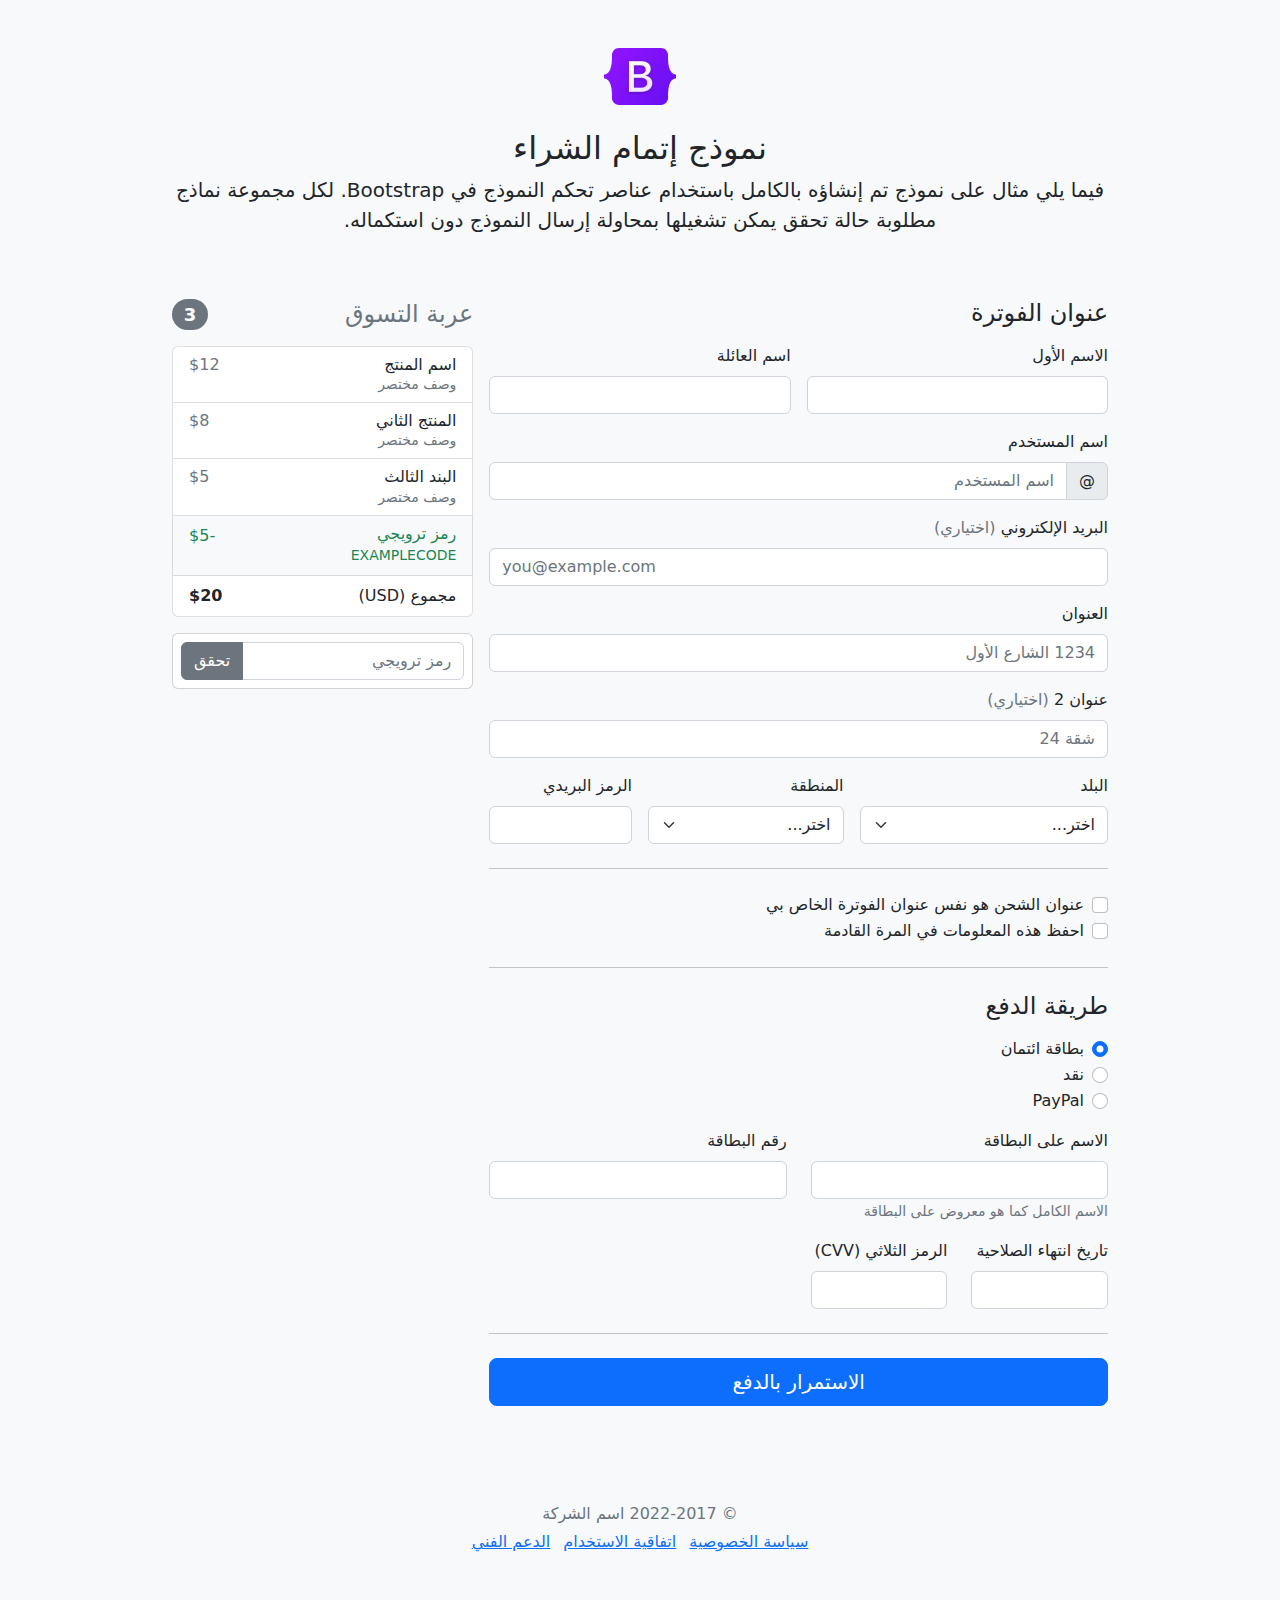
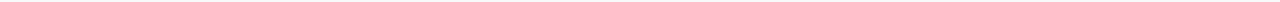
<file: docs/bootstrap-5.2.1-examples/checkout-rtl/index.html>
<!doctype html>
<html lang="ar" dir="rtl">
  <head>
    <meta charset="utf-8">
    <meta name="viewport" content="width=device-width, initial-scale=1">
    <meta name="description" content="">
    <meta name="author" content="Mark Otto, Jacob Thornton, and Bootstrap contributors">
    <meta name="generator" content="Hugo 0.101.0">
    <title>مثال إتمام الشراء · Bootstrap v5.2</title>

    <link rel="canonical" href="https://getbootstrap.com/docs/5.2/examples/checkout-rtl/">

    

    

<link href="../assets/dist/css/bootstrap.rtl.min.css" rel="stylesheet">

    <style>
      .bd-placeholder-img {
        font-size: 1.125rem;
        text-anchor: middle;
        -webkit-user-select: none;
        -moz-user-select: none;
        user-select: none;
      }

      @media (min-width: 768px) {
        .bd-placeholder-img-lg {
          font-size: 3.5rem;
        }
      }

      .b-example-divider {
        height: 3rem;
        background-color: rgba(0, 0, 0, .1);
        border: solid rgba(0, 0, 0, .15);
        border-width: 1px 0;
        box-shadow: inset 0 .5em 1.5em rgba(0, 0, 0, .1), inset 0 .125em .5em rgba(0, 0, 0, .15);
      }

      .b-example-vr {
        flex-shrink: 0;
        width: 1.5rem;
        height: 100vh;
      }

      .bi {
        vertical-align: -.125em;
        fill: currentColor;
      }

      .nav-scroller {
        position: relative;
        z-index: 2;
        height: 2.75rem;
        overflow-y: hidden;
      }

      .nav-scroller .nav {
        display: flex;
        flex-wrap: nowrap;
        padding-bottom: 1rem;
        margin-top: -1px;
        overflow-x: auto;
        text-align: center;
        white-space: nowrap;
        -webkit-overflow-scrolling: touch;
      }
    </style>

    
    <!-- Custom styles for this template -->
    <link href="../checkout/form-validation.css" rel="stylesheet">
  </head>
  <body class="bg-light">
    
<div class="container">
  <main>
    <div class="py-5 text-center">
      <img class="d-block mx-auto mb-4" src="../assets/brand/bootstrap-logo.svg" alt="" width="72" height="57">
      <h2>نموذج إتمام الشراء</h2>
      <p class="lead">فيما يلي مثال على نموذج تم إنشاؤه بالكامل باستخدام عناصر تحكم النموذج في Bootstrap. لكل مجموعة نماذج مطلوبة حالة تحقق يمكن تشغيلها بمحاولة إرسال النموذج دون استكماله.</p>
    </div>

    <div class="row g-3">
      <div class="col-md-5 col-lg-4 order-md-last">
        <h4 class="d-flex justify-content-between align-items-center mb-3">
          <span class="text-muted">عربة التسوق</span>
          <span class="badge bg-secondary rounded-pill">3</span>
        </h4>
        <ul class="list-group mb-3">
          <li class="list-group-item d-flex justify-content-between lh-sm">
            <div>
              <h6 class="my-0">اسم المنتج</h6>
              <small class="text-muted">وصف مختصر</small>
            </div>
            <span class="text-muted">$12</span>
          </li>
          <li class="list-group-item d-flex justify-content-between lh-sm">
            <div>
              <h6 class="my-0">المنتج الثاني</h6>
              <small class="text-muted">وصف مختصر</small>
            </div>
            <span class="text-muted">$8</span>
          </li>
          <li class="list-group-item d-flex justify-content-between lh-sm">
            <div>
              <h6 class="my-0">البند الثالث</h6>
              <small class="text-muted">وصف مختصر</small>
            </div>
            <span class="text-muted">$5</span>
          </li>
          <li class="list-group-item d-flex justify-content-between bg-light">
            <div class="text-success">
              <h6 class="my-0">رمز ترويجي</h6>
              <small>EXAMPLECODE</small>
            </div>
            <span class="text-success">-$5</span>
          </li>
          <li class="list-group-item d-flex justify-content-between">
            <span>مجموع (USD)</span>
            <strong>$20</strong>
          </li>
        </ul>

        <form class="card p-2">
          <div class="input-group">
            <input type="text" class="form-control" placeholder="رمز ترويجي">
            <button type="submit" class="btn btn-secondary">تحقق</button>
          </div>
        </form>
      </div>
      <div class="col-md-7 col-lg-8">
        <h4 class="mb-3">عنوان الفوترة</h4>
        <form class="needs-validation" novalidate>
          <div class="row g-3">
            <div class="col-sm-6">
              <label for="firstName" class="form-label">الاسم الأول</label>
              <input type="text" class="form-control" id="firstName" placeholder="" value="" required>
              <div class="invalid-feedback">
                يرجى إدخال اسم أول صحيح.
              </div>
            </div>

            <div class="col-sm-6">
              <label for="lastName" class="form-label">اسم العائلة</label>
              <input type="text" class="form-control" id="lastName" placeholder="" value="" required>
              <div class="invalid-feedback">
                يرجى إدخال اسم عائلة صحيح.
              </div>
            </div>

            <div class="col-12">
              <label for="username" class="form-label">اسم المستخدم</label>
              <div class="input-group has-validation">
                <span class="input-group-text">@</span>
                <input type="text" class="form-control" id="username" placeholder="اسم المستخدم" required>
              <div class="invalid-feedback">
                اسم المستخدم الخاص بك مطلوب.
                </div>
              </div>
            </div>

            <div class="col-12">
              <label for="email" class="form-label">البريد الإلكتروني <span class="text-muted">(اختياري)</span></label>
              <input type="email" class="form-control" id="email" placeholder="you@example.com">
              <div class="invalid-feedback">
                يرجى إدخال عنوان بريد إلكتروني صحيح لتصلكم تحديثات الشحن.
              </div>
            </div>

            <div class="col-12">
              <label for="address" class="form-label">العنوان</label>
              <input type="text" class="form-control" id="address" placeholder="1234 الشارع الأول" required>
              <div class="invalid-feedback">
                يرجى إدخال عنوان الشحن الخاص بك.
              </div>
            </div>

            <div class="col-12">
              <label for="address2" class="form-label">عنوان 2 <span class="text-muted">(اختياري)</span></label>
              <input type="text" class="form-control" id="address2" placeholder="شقة 24">
            </div>

            <div class="col-md-5">
              <label for="country" class="form-label">البلد</label>
              <select class="form-select" id="country" required>
                <option value="">اختر...</option>
                <option>الولايات المتحدة الأمريكية</option>
              </select>
              <div class="invalid-feedback">
                يرجى اختيار بلد صحيح.
              </div>
            </div>

            <div class="col-md-4">
              <label for="state" class="form-label">المنطقة</label>
              <select class="form-select" id="state" required>
                <option value="">اختر...</option>
                <option>كاليفورنيا</option>
              </select>
              <div class="invalid-feedback">
                يرجى اختيار اسم منطقة صحيح.
              </div>
            </div>

            <div class="col-md-3">
              <label for="zip" class="form-label">الرمز البريدي</label>
              <input type="text" class="form-control" id="zip" placeholder="" required>
              <div class="invalid-feedback">
                الرمز البريدي مطلوب.
              </div>
            </div>
          </div>

          <hr class="my-4">

          <div class="form-check">
            <input type="checkbox" class="form-check-input" id="same-address">
            <label class="form-check-label" for="same-address">عنوان الشحن هو نفس عنوان الفوترة الخاص بي</label>
          </div>

          <div class="form-check">
            <input type="checkbox" class="form-check-input" id="save-info">
            <label class="form-check-label" for="save-info">احفظ هذه المعلومات في المرة القادمة</label>
          </div>

          <hr class="my-4">

          <h4 class="mb-3">طريقة الدفع</h4>

          <div class="my-3">
            <div class="form-check">
              <input id="credit" name="paymentMethod" type="radio" class="form-check-input" checked required>
              <label class="form-check-label" for="credit">بطاقة ائتمان</label>
            </div>
            <div class="form-check">
              <input id="cash" name="paymentMethod" type="radio" class="form-check-input" required>
              <label class="form-check-label" for="cash">نقد</label>
            </div>
            <div class="form-check">
              <input id="paypal" name="paymentMethod" type="radio" class="form-check-input" required>
              <label class="form-check-label" for="paypal">PayPal</label>
            </div>
          </div>

          <div class="row gy-3">
            <div class="col-md-6">
              <label for="cc-name" class="form-label">الاسم على البطاقة</label>
              <input type="text" class="form-control" id="cc-name" placeholder="" required>
              <small class="text-muted">الاسم الكامل كما هو معروض على البطاقة</small>
              <div class="invalid-feedback">
                الاسم على البطاقة مطلوب
              </div>
            </div>

            <div class="col-md-6">
              <label for="cc-number" class="form-label">رقم البطاقة</label>
              <input type="text" class="form-control" id="cc-number" placeholder="" required>
              <div class="invalid-feedback">
                رقم بطاقة الائتمان مطلوب
              </div>
            </div>

            <div class="col-md-3">
              <label for="cc-expiration" class="form-label">تاريخ انتهاء الصلاحية</label>
              <input type="text" class="form-control" id="cc-expiration" placeholder="" required>
              <div class="invalid-feedback">
                تاريخ انتهاء الصلاحية مطلوب
              </div>
            </div>

            <div class="col-md-3">
              <label for="cc-cvv" class="form-label">الرمز الثلاثي (CVV)</label>
              <input type="text" class="form-control" id="cc-cvv" placeholder="" required>
              <div class="invalid-feedback">
                رمز الحماية مطلوب
              </div>
            </div>
          </div>

          <hr class="my-4">

          <button class="w-100 btn btn-primary btn-lg" type="submit">الاستمرار بالدفع</button>
        </form>
      </div>
    </div>
  </main>
  <footer class="my-5 pt-5 text-muted text-center text-small">
    <p class="mb-1">&copy; 2022-2017 اسم الشركة</p>
    <ul class="list-inline">
      <li class="list-inline-item"><a href="#">سياسة الخصوصية</a></li>
      <li class="list-inline-item"><a href="#">اتفاقية الاستخدام</a></li>
      <li class="list-inline-item"><a href="#">الدعم الفني</a></li>
    </ul>
  </footer>
</div>


    <script src="../assets/dist/js/bootstrap.bundle.min.js"></script>

      <script src="../checkout/form-validation.js"></script>
  </body>
</html>
</file>
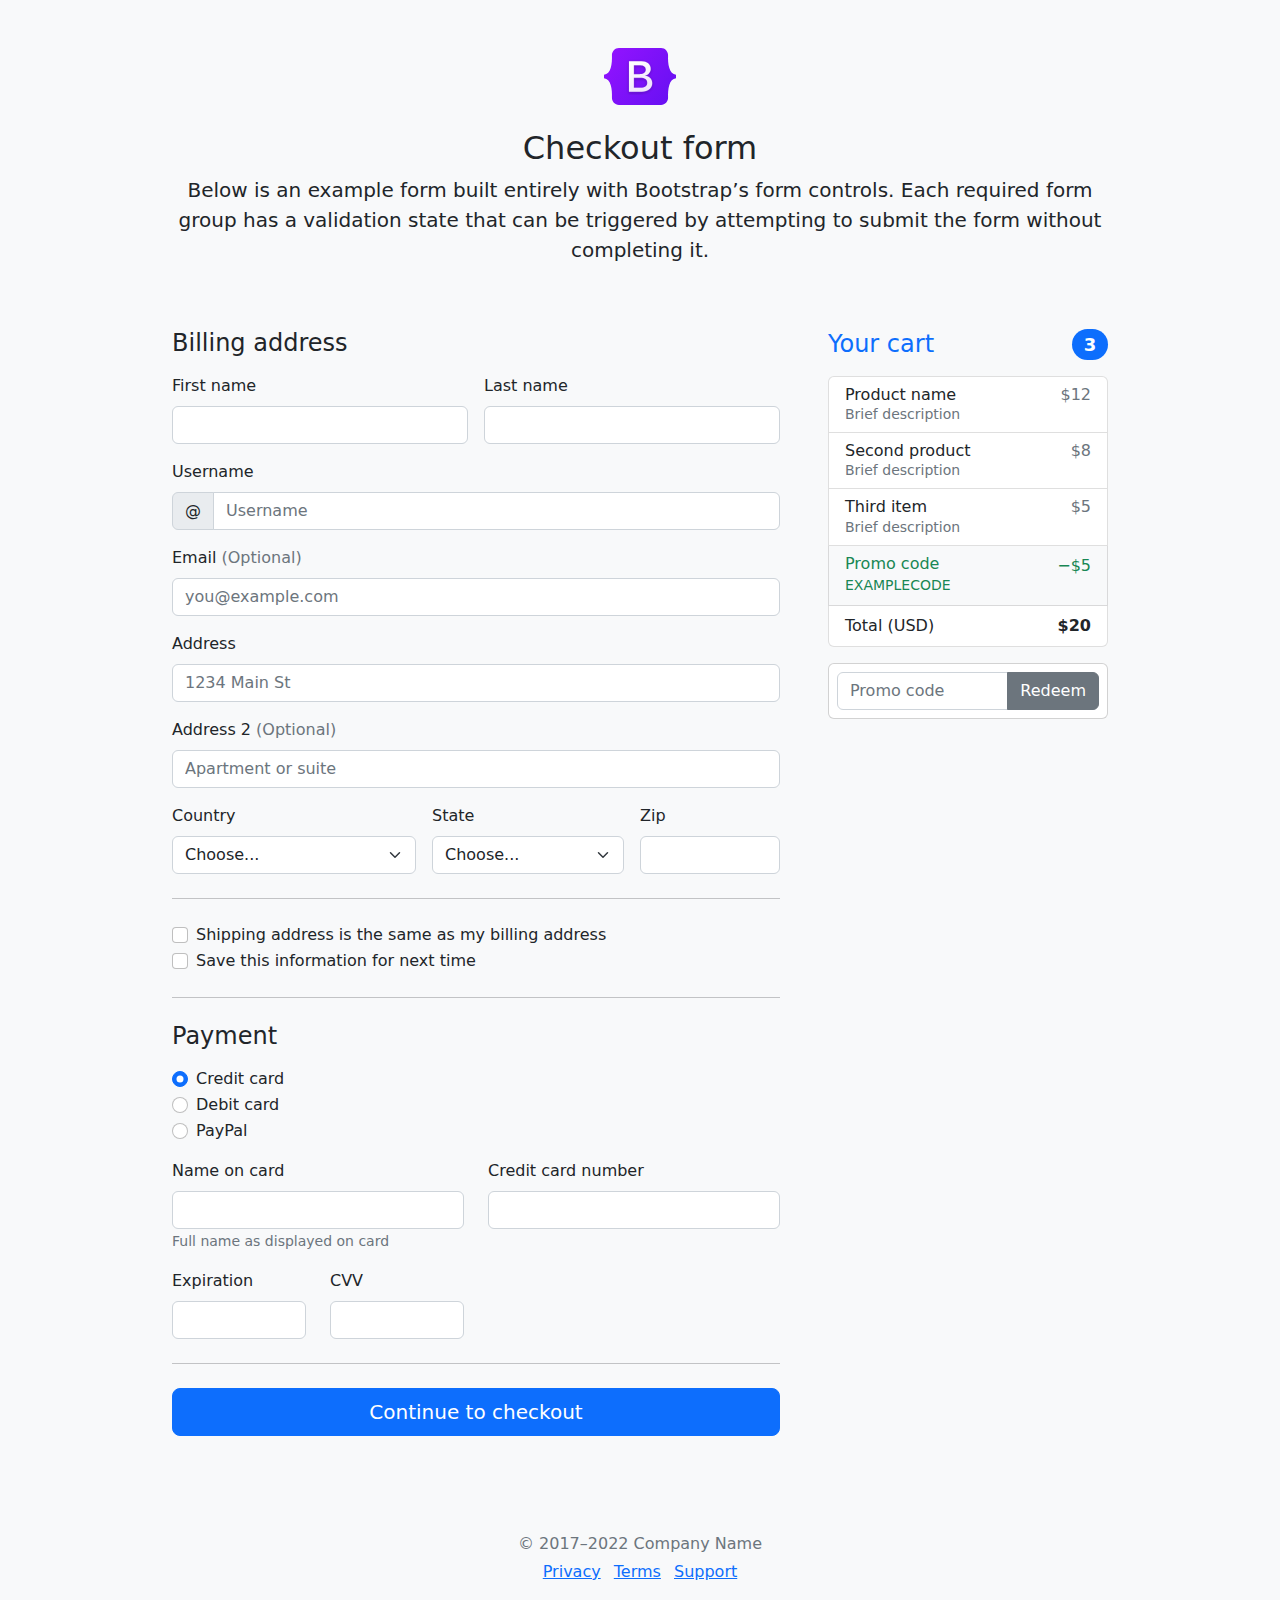
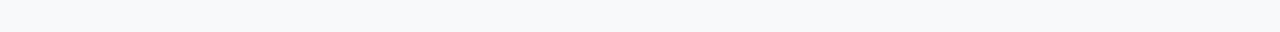
<file: docs/bootstrap-5.2.1-examples/checkout/index.html>
<!doctype html>
<html lang="en">
  <head>
    <meta charset="utf-8">
    <meta name="viewport" content="width=device-width, initial-scale=1">
    <meta name="description" content="">
    <meta name="author" content="Mark Otto, Jacob Thornton, and Bootstrap contributors">
    <meta name="generator" content="Hugo 0.101.0">
    <title>Checkout example · Bootstrap v5.2</title>

    <link rel="canonical" href="https://getbootstrap.com/docs/5.2/examples/checkout/">

    

    

<link href="../assets/dist/css/bootstrap.min.css" rel="stylesheet">

    <style>
      .bd-placeholder-img {
        font-size: 1.125rem;
        text-anchor: middle;
        -webkit-user-select: none;
        -moz-user-select: none;
        user-select: none;
      }

      @media (min-width: 768px) {
        .bd-placeholder-img-lg {
          font-size: 3.5rem;
        }
      }

      .b-example-divider {
        height: 3rem;
        background-color: rgba(0, 0, 0, .1);
        border: solid rgba(0, 0, 0, .15);
        border-width: 1px 0;
        box-shadow: inset 0 .5em 1.5em rgba(0, 0, 0, .1), inset 0 .125em .5em rgba(0, 0, 0, .15);
      }

      .b-example-vr {
        flex-shrink: 0;
        width: 1.5rem;
        height: 100vh;
      }

      .bi {
        vertical-align: -.125em;
        fill: currentColor;
      }

      .nav-scroller {
        position: relative;
        z-index: 2;
        height: 2.75rem;
        overflow-y: hidden;
      }

      .nav-scroller .nav {
        display: flex;
        flex-wrap: nowrap;
        padding-bottom: 1rem;
        margin-top: -1px;
        overflow-x: auto;
        text-align: center;
        white-space: nowrap;
        -webkit-overflow-scrolling: touch;
      }
    </style>

    
    <!-- Custom styles for this template -->
    <link href="form-validation.css" rel="stylesheet">
  </head>
  <body class="bg-light">
    
<div class="container">
  <main>
    <div class="py-5 text-center">
      <img class="d-block mx-auto mb-4" src="../assets/brand/bootstrap-logo.svg" alt="" width="72" height="57">
      <h2>Checkout form</h2>
      <p class="lead">Below is an example form built entirely with Bootstrap’s form controls. Each required form group has a validation state that can be triggered by attempting to submit the form without completing it.</p>
    </div>

    <div class="row g-5">
      <div class="col-md-5 col-lg-4 order-md-last">
        <h4 class="d-flex justify-content-between align-items-center mb-3">
          <span class="text-primary">Your cart</span>
          <span class="badge bg-primary rounded-pill">3</span>
        </h4>
        <ul class="list-group mb-3">
          <li class="list-group-item d-flex justify-content-between lh-sm">
            <div>
              <h6 class="my-0">Product name</h6>
              <small class="text-muted">Brief description</small>
            </div>
            <span class="text-muted">$12</span>
          </li>
          <li class="list-group-item d-flex justify-content-between lh-sm">
            <div>
              <h6 class="my-0">Second product</h6>
              <small class="text-muted">Brief description</small>
            </div>
            <span class="text-muted">$8</span>
          </li>
          <li class="list-group-item d-flex justify-content-between lh-sm">
            <div>
              <h6 class="my-0">Third item</h6>
              <small class="text-muted">Brief description</small>
            </div>
            <span class="text-muted">$5</span>
          </li>
          <li class="list-group-item d-flex justify-content-between bg-light">
            <div class="text-success">
              <h6 class="my-0">Promo code</h6>
              <small>EXAMPLECODE</small>
            </div>
            <span class="text-success">−$5</span>
          </li>
          <li class="list-group-item d-flex justify-content-between">
            <span>Total (USD)</span>
            <strong>$20</strong>
          </li>
        </ul>

        <form class="card p-2">
          <div class="input-group">
            <input type="text" class="form-control" placeholder="Promo code">
            <button type="submit" class="btn btn-secondary">Redeem</button>
          </div>
        </form>
      </div>
      <div class="col-md-7 col-lg-8">
        <h4 class="mb-3">Billing address</h4>
        <form class="needs-validation" novalidate>
          <div class="row g-3">
            <div class="col-sm-6">
              <label for="firstName" class="form-label">First name</label>
              <input type="text" class="form-control" id="firstName" placeholder="" value="" required>
              <div class="invalid-feedback">
                Valid first name is required.
              </div>
            </div>

            <div class="col-sm-6">
              <label for="lastName" class="form-label">Last name</label>
              <input type="text" class="form-control" id="lastName" placeholder="" value="" required>
              <div class="invalid-feedback">
                Valid last name is required.
              </div>
            </div>

            <div class="col-12">
              <label for="username" class="form-label">Username</label>
              <div class="input-group has-validation">
                <span class="input-group-text">@</span>
                <input type="text" class="form-control" id="username" placeholder="Username" required>
              <div class="invalid-feedback">
                  Your username is required.
                </div>
              </div>
            </div>

            <div class="col-12">
              <label for="email" class="form-label">Email <span class="text-muted">(Optional)</span></label>
              <input type="email" class="form-control" id="email" placeholder="you@example.com">
              <div class="invalid-feedback">
                Please enter a valid email address for shipping updates.
              </div>
            </div>

            <div class="col-12">
              <label for="address" class="form-label">Address</label>
              <input type="text" class="form-control" id="address" placeholder="1234 Main St" required>
              <div class="invalid-feedback">
                Please enter your shipping address.
              </div>
            </div>

            <div class="col-12">
              <label for="address2" class="form-label">Address 2 <span class="text-muted">(Optional)</span></label>
              <input type="text" class="form-control" id="address2" placeholder="Apartment or suite">
            </div>

            <div class="col-md-5">
              <label for="country" class="form-label">Country</label>
              <select class="form-select" id="country" required>
                <option value="">Choose...</option>
                <option>United States</option>
              </select>
              <div class="invalid-feedback">
                Please select a valid country.
              </div>
            </div>

            <div class="col-md-4">
              <label for="state" class="form-label">State</label>
              <select class="form-select" id="state" required>
                <option value="">Choose...</option>
                <option>California</option>
              </select>
              <div class="invalid-feedback">
                Please provide a valid state.
              </div>
            </div>

            <div class="col-md-3">
              <label for="zip" class="form-label">Zip</label>
              <input type="text" class="form-control" id="zip" placeholder="" required>
              <div class="invalid-feedback">
                Zip code required.
              </div>
            </div>
          </div>

          <hr class="my-4">

          <div class="form-check">
            <input type="checkbox" class="form-check-input" id="same-address">
            <label class="form-check-label" for="same-address">Shipping address is the same as my billing address</label>
          </div>

          <div class="form-check">
            <input type="checkbox" class="form-check-input" id="save-info">
            <label class="form-check-label" for="save-info">Save this information for next time</label>
          </div>

          <hr class="my-4">

          <h4 class="mb-3">Payment</h4>

          <div class="my-3">
            <div class="form-check">
              <input id="credit" name="paymentMethod" type="radio" class="form-check-input" checked required>
              <label class="form-check-label" for="credit">Credit card</label>
            </div>
            <div class="form-check">
              <input id="debit" name="paymentMethod" type="radio" class="form-check-input" required>
              <label class="form-check-label" for="debit">Debit card</label>
            </div>
            <div class="form-check">
              <input id="paypal" name="paymentMethod" type="radio" class="form-check-input" required>
              <label class="form-check-label" for="paypal">PayPal</label>
            </div>
          </div>

          <div class="row gy-3">
            <div class="col-md-6">
              <label for="cc-name" class="form-label">Name on card</label>
              <input type="text" class="form-control" id="cc-name" placeholder="" required>
              <small class="text-muted">Full name as displayed on card</small>
              <div class="invalid-feedback">
                Name on card is required
              </div>
            </div>

            <div class="col-md-6">
              <label for="cc-number" class="form-label">Credit card number</label>
              <input type="text" class="form-control" id="cc-number" placeholder="" required>
              <div class="invalid-feedback">
                Credit card number is required
              </div>
            </div>

            <div class="col-md-3">
              <label for="cc-expiration" class="form-label">Expiration</label>
              <input type="text" class="form-control" id="cc-expiration" placeholder="" required>
              <div class="invalid-feedback">
                Expiration date required
              </div>
            </div>

            <div class="col-md-3">
              <label for="cc-cvv" class="form-label">CVV</label>
              <input type="text" class="form-control" id="cc-cvv" placeholder="" required>
              <div class="invalid-feedback">
                Security code required
              </div>
            </div>
          </div>

          <hr class="my-4">

          <button class="w-100 btn btn-primary btn-lg" type="submit">Continue to checkout</button>
        </form>
      </div>
    </div>
  </main>

  <footer class="my-5 pt-5 text-muted text-center text-small">
    <p class="mb-1">&copy; 2017–2022 Company Name</p>
    <ul class="list-inline">
      <li class="list-inline-item"><a href="#">Privacy</a></li>
      <li class="list-inline-item"><a href="#">Terms</a></li>
      <li class="list-inline-item"><a href="#">Support</a></li>
    </ul>
  </footer>
</div>


    <script src="../assets/dist/js/bootstrap.bundle.min.js"></script>

      <script src="form-validation.js"></script>
  </body>
</html>
</file>
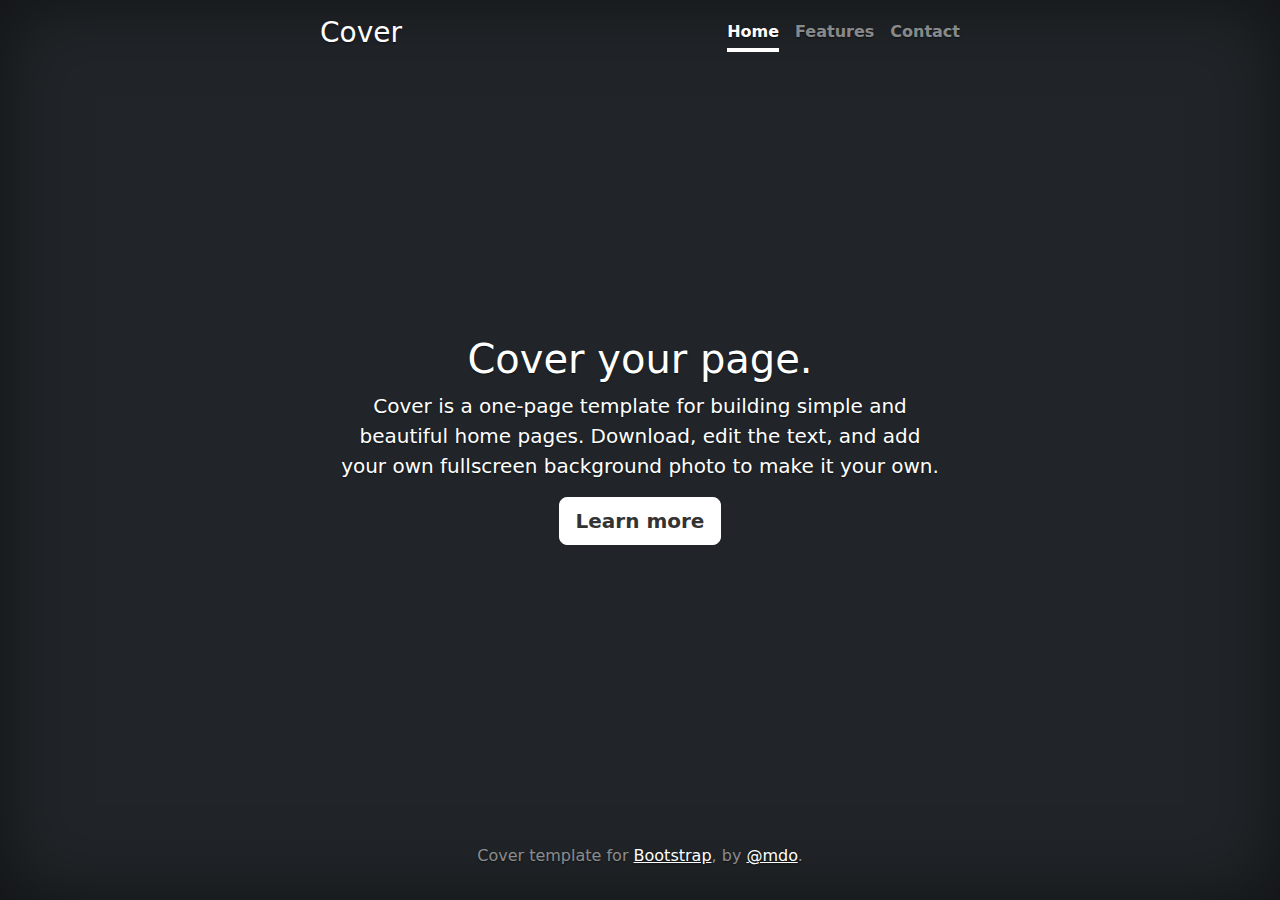
<file: docs/bootstrap-5.2.1-examples/cover/index.html>
<!doctype html>
<html lang="en" class="h-100">
  <head>
    <meta charset="utf-8">
    <meta name="viewport" content="width=device-width, initial-scale=1">
    <meta name="description" content="">
    <meta name="author" content="Mark Otto, Jacob Thornton, and Bootstrap contributors">
    <meta name="generator" content="Hugo 0.101.0">
    <title>Cover Template · Bootstrap v5.2</title>

    <link rel="canonical" href="https://getbootstrap.com/docs/5.2/examples/cover/">

    

    

<link href="../assets/dist/css/bootstrap.min.css" rel="stylesheet">

    <style>
      .bd-placeholder-img {
        font-size: 1.125rem;
        text-anchor: middle;
        -webkit-user-select: none;
        -moz-user-select: none;
        user-select: none;
      }

      @media (min-width: 768px) {
        .bd-placeholder-img-lg {
          font-size: 3.5rem;
        }
      }

      .b-example-divider {
        height: 3rem;
        background-color: rgba(0, 0, 0, .1);
        border: solid rgba(0, 0, 0, .15);
        border-width: 1px 0;
        box-shadow: inset 0 .5em 1.5em rgba(0, 0, 0, .1), inset 0 .125em .5em rgba(0, 0, 0, .15);
      }

      .b-example-vr {
        flex-shrink: 0;
        width: 1.5rem;
        height: 100vh;
      }

      .bi {
        vertical-align: -.125em;
        fill: currentColor;
      }

      .nav-scroller {
        position: relative;
        z-index: 2;
        height: 2.75rem;
        overflow-y: hidden;
      }

      .nav-scroller .nav {
        display: flex;
        flex-wrap: nowrap;
        padding-bottom: 1rem;
        margin-top: -1px;
        overflow-x: auto;
        text-align: center;
        white-space: nowrap;
        -webkit-overflow-scrolling: touch;
      }
    </style>

    
    <!-- Custom styles for this template -->
    <link href="cover.css" rel="stylesheet">
  </head>
  <body class="d-flex h-100 text-center text-bg-dark">
    
<div class="cover-container d-flex w-100 h-100 p-3 mx-auto flex-column">
  <header class="mb-auto">
    <div>
      <h3 class="float-md-start mb-0">Cover</h3>
      <nav class="nav nav-masthead justify-content-center float-md-end">
        <a class="nav-link fw-bold py-1 px-0 active" aria-current="page" href="#">Home</a>
        <a class="nav-link fw-bold py-1 px-0" href="#">Features</a>
        <a class="nav-link fw-bold py-1 px-0" href="#">Contact</a>
      </nav>
    </div>
  </header>

  <main class="px-3">
    <h1>Cover your page.</h1>
    <p class="lead">Cover is a one-page template for building simple and beautiful home pages. Download, edit the text, and add your own fullscreen background photo to make it your own.</p>
    <p class="lead">
      <a href="#" class="btn btn-lg btn-secondary fw-bold border-white bg-white">Learn more</a>
    </p>
  </main>

  <footer class="mt-auto text-white-50">
    <p>Cover template for <a href="https://getbootstrap.com/" class="text-white">Bootstrap</a>, by <a href="https://twitter.com/mdo" class="text-white">@mdo</a>.</p>
  </footer>
</div>


    
  </body>
</html>
</file>
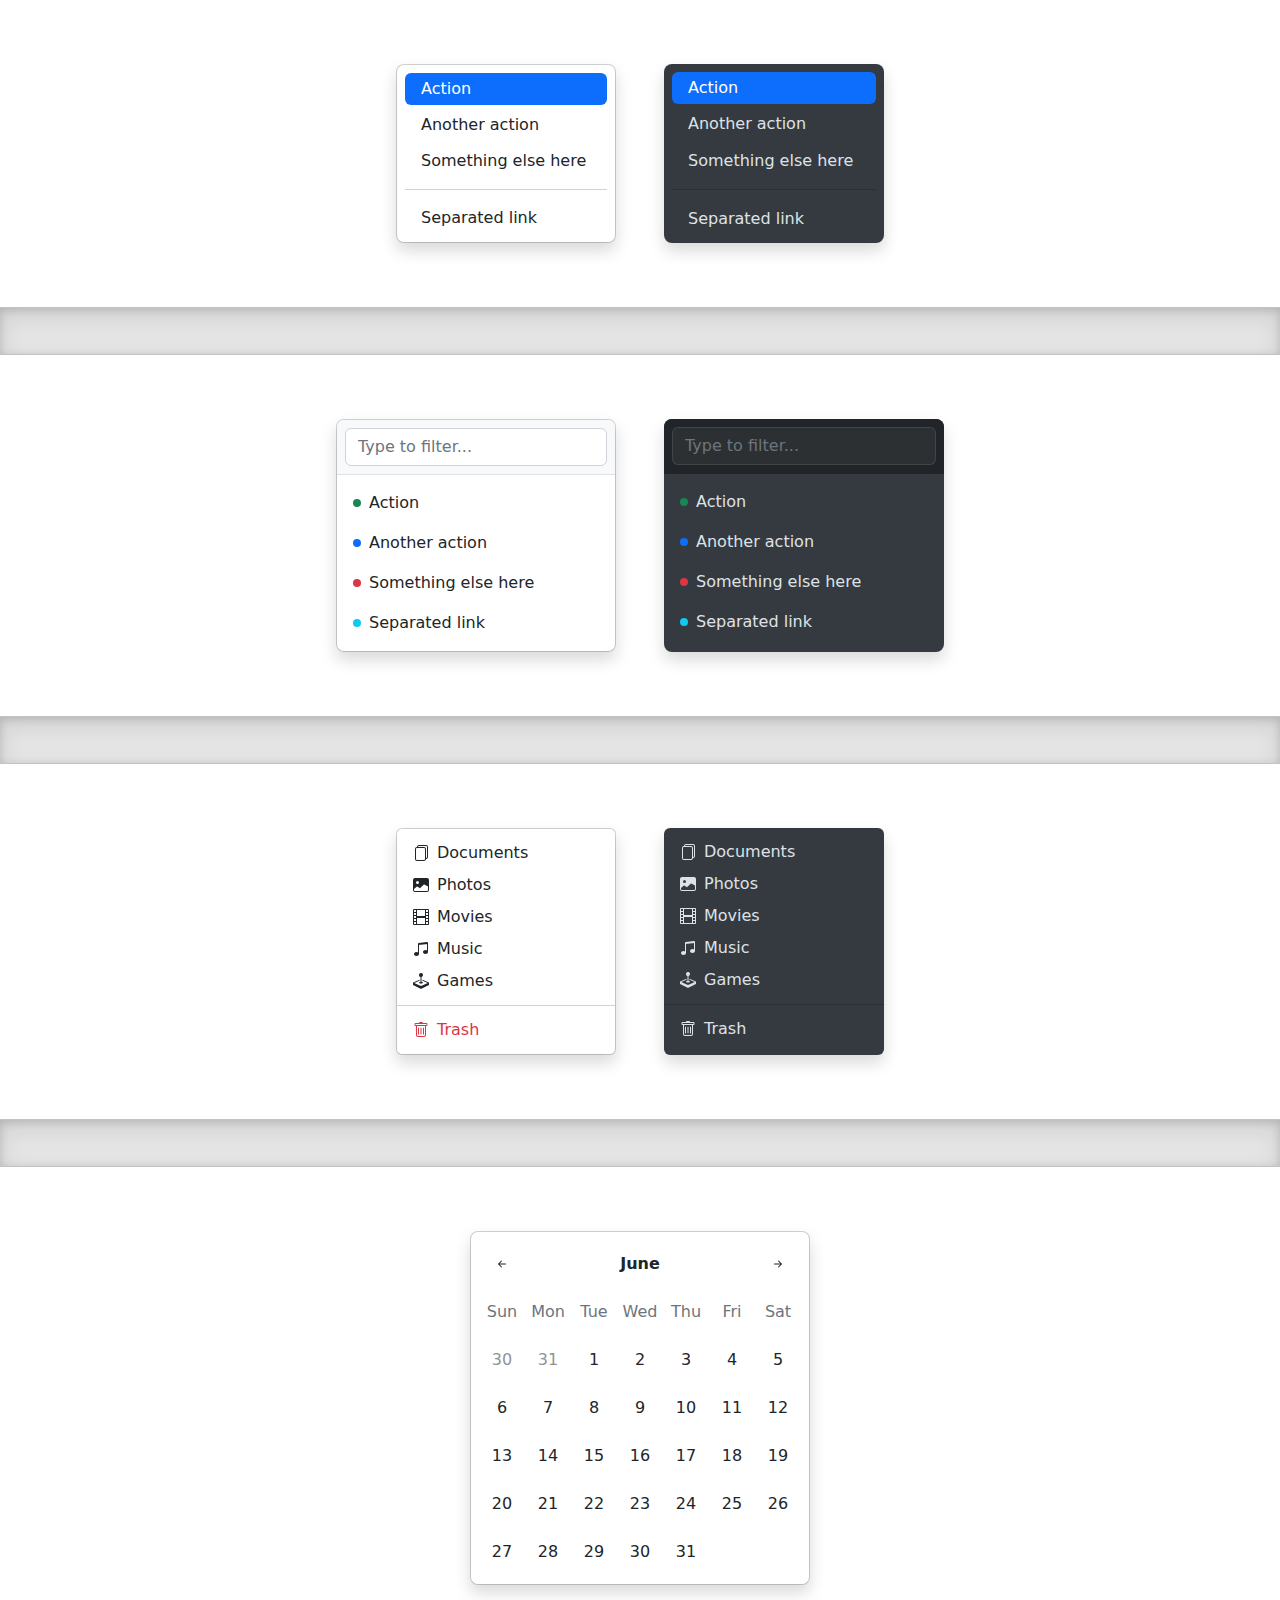
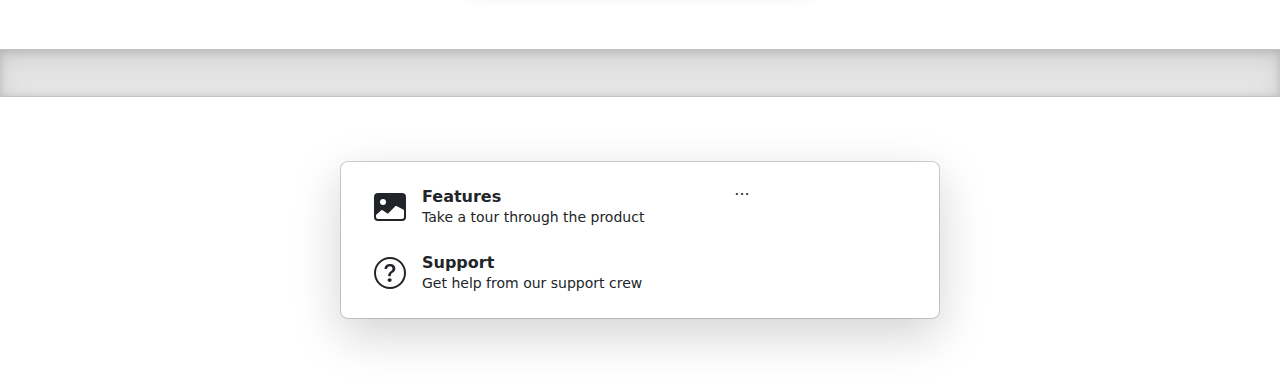
<file: docs/bootstrap-5.2.1-examples/dropdowns/index.html>
<!doctype html>
<html lang="en">
  <head>
    <meta charset="utf-8">
    <meta name="viewport" content="width=device-width, initial-scale=1">
    <meta name="description" content="">
    <meta name="author" content="Mark Otto, Jacob Thornton, and Bootstrap contributors">
    <meta name="generator" content="Hugo 0.101.0">
    <title>Dropdowns · Bootstrap v5.2</title>

    <link rel="canonical" href="https://getbootstrap.com/docs/5.2/examples/dropdowns/">

    

    

<link href="../assets/dist/css/bootstrap.min.css" rel="stylesheet">

    <style>
      .bd-placeholder-img {
        font-size: 1.125rem;
        text-anchor: middle;
        -webkit-user-select: none;
        -moz-user-select: none;
        user-select: none;
      }

      @media (min-width: 768px) {
        .bd-placeholder-img-lg {
          font-size: 3.5rem;
        }
      }

      .b-example-divider {
        height: 3rem;
        background-color: rgba(0, 0, 0, .1);
        border: solid rgba(0, 0, 0, .15);
        border-width: 1px 0;
        box-shadow: inset 0 .5em 1.5em rgba(0, 0, 0, .1), inset 0 .125em .5em rgba(0, 0, 0, .15);
      }

      .b-example-vr {
        flex-shrink: 0;
        width: 1.5rem;
        height: 100vh;
      }

      .bi {
        vertical-align: -.125em;
        fill: currentColor;
      }

      .nav-scroller {
        position: relative;
        z-index: 2;
        height: 2.75rem;
        overflow-y: hidden;
      }

      .nav-scroller .nav {
        display: flex;
        flex-wrap: nowrap;
        padding-bottom: 1rem;
        margin-top: -1px;
        overflow-x: auto;
        text-align: center;
        white-space: nowrap;
        -webkit-overflow-scrolling: touch;
      }
    </style>

    
    <!-- Custom styles for this template -->
    <link href="dropdowns.css" rel="stylesheet">
  </head>
  <body>
    
<svg xmlns="http://www.w3.org/2000/svg" style="display: none;">
  <symbol id="bootstrap" viewBox="0 0 118 94">
    <title>Bootstrap</title>
    <path fill-rule="evenodd" clip-rule="evenodd" d="M24.509 0c-6.733 0-11.715 5.893-11.492 12.284.214 6.14-.064 14.092-2.066 20.577C8.943 39.365 5.547 43.485 0 44.014v5.972c5.547.529 8.943 4.649 10.951 11.153 2.002 6.485 2.28 14.437 2.066 20.577C12.794 88.106 17.776 94 24.51 94H93.5c6.733 0 11.714-5.893 11.491-12.284-.214-6.14.064-14.092 2.066-20.577 2.009-6.504 5.396-10.624 10.943-11.153v-5.972c-5.547-.529-8.934-4.649-10.943-11.153-2.002-6.484-2.28-14.437-2.066-20.577C105.214 5.894 100.233 0 93.5 0H24.508zM80 57.863C80 66.663 73.436 72 62.543 72H44a2 2 0 01-2-2V24a2 2 0 012-2h18.437c9.083 0 15.044 4.92 15.044 12.474 0 5.302-4.01 10.049-9.119 10.88v.277C75.317 46.394 80 51.21 80 57.863zM60.521 28.34H49.948v14.934h8.905c6.884 0 10.68-2.772 10.68-7.727 0-4.643-3.264-7.207-9.012-7.207zM49.948 49.2v16.458H60.91c7.167 0 10.964-2.876 10.964-8.281 0-5.406-3.903-8.178-11.425-8.178H49.948z"></path>
  </symbol>

  <symbol id="exclamation-triangle-fill" viewBox="0 0 16 16">
    <path d="M8.982 1.566a1.13 1.13 0 0 0-1.96 0L.165 13.233c-.457.778.091 1.767.98 1.767h13.713c.889 0 1.438-.99.98-1.767L8.982 1.566zM8 5c.535 0 .954.462.9.995l-.35 3.507a.552.552 0 0 1-1.1 0L7.1 5.995A.905.905 0 0 1 8 5zm.002 6a1 1 0 1 1 0 2 1 1 0 0 1 0-2z"/>
  </symbol>

  <symbol id="check2" viewBox="0 0 16 16">
    <path d="M13.854 3.646a.5.5 0 0 1 0 .708l-7 7a.5.5 0 0 1-.708 0l-3.5-3.5a.5.5 0 1 1 .708-.708L6.5 10.293l6.646-6.647a.5.5 0 0 1 .708 0z"/>
  </symbol>

  <symbol id="check2-circle" viewBox="0 0 16 16">
    <path d="M2.5 8a5.5 5.5 0 0 1 8.25-4.764.5.5 0 0 0 .5-.866A6.5 6.5 0 1 0 14.5 8a.5.5 0 0 0-1 0 5.5 5.5 0 1 1-11 0z"/>
    <path d="M15.354 3.354a.5.5 0 0 0-.708-.708L8 9.293 5.354 6.646a.5.5 0 1 0-.708.708l3 3a.5.5 0 0 0 .708 0l7-7z"/>
  </symbol>

  <symbol id="bookmark-star" viewBox="0 0 16 16">
    <path d="M7.84 4.1a.178.178 0 0 1 .32 0l.634 1.285a.178.178 0 0 0 .134.098l1.42.206c.145.021.204.2.098.303L9.42 6.993a.178.178 0 0 0-.051.158l.242 1.414a.178.178 0 0 1-.258.187l-1.27-.668a.178.178 0 0 0-.165 0l-1.27.668a.178.178 0 0 1-.257-.187l.242-1.414a.178.178 0 0 0-.05-.158l-1.03-1.001a.178.178 0 0 1 .098-.303l1.42-.206a.178.178 0 0 0 .134-.098L7.84 4.1z"/>
    <path d="M2 2a2 2 0 0 1 2-2h8a2 2 0 0 1 2 2v13.5a.5.5 0 0 1-.777.416L8 13.101l-5.223 2.815A.5.5 0 0 1 2 15.5V2zm2-1a1 1 0 0 0-1 1v12.566l4.723-2.482a.5.5 0 0 1 .554 0L13 14.566V2a1 1 0 0 0-1-1H4z"/>
  </symbol>

  <symbol id="grid-fill" viewBox="0 0 16 16">
    <path d="M1 2.5A1.5 1.5 0 0 1 2.5 1h3A1.5 1.5 0 0 1 7 2.5v3A1.5 1.5 0 0 1 5.5 7h-3A1.5 1.5 0 0 1 1 5.5v-3zm8 0A1.5 1.5 0 0 1 10.5 1h3A1.5 1.5 0 0 1 15 2.5v3A1.5 1.5 0 0 1 13.5 7h-3A1.5 1.5 0 0 1 9 5.5v-3zm-8 8A1.5 1.5 0 0 1 2.5 9h3A1.5 1.5 0 0 1 7 10.5v3A1.5 1.5 0 0 1 5.5 15h-3A1.5 1.5 0 0 1 1 13.5v-3zm8 0A1.5 1.5 0 0 1 10.5 9h3a1.5 1.5 0 0 1 1.5 1.5v3a1.5 1.5 0 0 1-1.5 1.5h-3A1.5 1.5 0 0 1 9 13.5v-3z"/>
  </symbol>

  <symbol id="stars" viewBox="0 0 16 16">
    <path d="M7.657 6.247c.11-.33.576-.33.686 0l.645 1.937a2.89 2.89 0 0 0 1.829 1.828l1.936.645c.33.11.33.576 0 .686l-1.937.645a2.89 2.89 0 0 0-1.828 1.829l-.645 1.936a.361.361 0 0 1-.686 0l-.645-1.937a2.89 2.89 0 0 0-1.828-1.828l-1.937-.645a.361.361 0 0 1 0-.686l1.937-.645a2.89 2.89 0 0 0 1.828-1.828l.645-1.937zM3.794 1.148a.217.217 0 0 1 .412 0l.387 1.162c.173.518.579.924 1.097 1.097l1.162.387a.217.217 0 0 1 0 .412l-1.162.387A1.734 1.734 0 0 0 4.593 5.69l-.387 1.162a.217.217 0 0 1-.412 0L3.407 5.69A1.734 1.734 0 0 0 2.31 4.593l-1.162-.387a.217.217 0 0 1 0-.412l1.162-.387A1.734 1.734 0 0 0 3.407 2.31l.387-1.162zM10.863.099a.145.145 0 0 1 .274 0l.258.774c.115.346.386.617.732.732l.774.258a.145.145 0 0 1 0 .274l-.774.258a1.156 1.156 0 0 0-.732.732l-.258.774a.145.145 0 0 1-.274 0l-.258-.774a1.156 1.156 0 0 0-.732-.732L9.1 2.137a.145.145 0 0 1 0-.274l.774-.258c.346-.115.617-.386.732-.732L10.863.1z"/>
  </symbol>

  <symbol id="film" viewBox="0 0 16 16">
    <path d="M0 1a1 1 0 0 1 1-1h14a1 1 0 0 1 1 1v14a1 1 0 0 1-1 1H1a1 1 0 0 1-1-1V1zm4 0v6h8V1H4zm8 8H4v6h8V9zM1 1v2h2V1H1zm2 3H1v2h2V4zM1 7v2h2V7H1zm2 3H1v2h2v-2zm-2 3v2h2v-2H1zM15 1h-2v2h2V1zm-2 3v2h2V4h-2zm2 3h-2v2h2V7zm-2 3v2h2v-2h-2zm2 3h-2v2h2v-2z"/>
  </symbol>

  <symbol id="joystick" viewBox="0 0 16 16">
    <path d="M10 2a2 2 0 0 1-1.5 1.937v5.087c.863.083 1.5.377 1.5.726 0 .414-.895.75-2 .75s-2-.336-2-.75c0-.35.637-.643 1.5-.726V3.937A2 2 0 1 1 10 2z"/>
    <path d="M0 9.665v1.717a1 1 0 0 0 .553.894l6.553 3.277a2 2 0 0 0 1.788 0l6.553-3.277a1 1 0 0 0 .553-.894V9.665c0-.1-.06-.19-.152-.23L9.5 6.715v.993l5.227 2.178a.125.125 0 0 1 .001.23l-5.94 2.546a2 2 0 0 1-1.576 0l-5.94-2.546a.125.125 0 0 1 .001-.23L6.5 7.708l-.013-.988L.152 9.435a.25.25 0 0 0-.152.23z"/>
  </symbol>

  <symbol id="music-note-beamed" viewBox="0 0 16 16">
    <path d="M6 13c0 1.105-1.12 2-2.5 2S1 14.105 1 13c0-1.104 1.12-2 2.5-2s2.5.896 2.5 2zm9-2c0 1.105-1.12 2-2.5 2s-2.5-.895-2.5-2 1.12-2 2.5-2 2.5.895 2.5 2z"/>
    <path fill-rule="evenodd" d="M14 11V2h1v9h-1zM6 3v10H5V3h1z"/>
    <path d="M5 2.905a1 1 0 0 1 .9-.995l8-.8a1 1 0 0 1 1.1.995V3L5 4V2.905z"/>
  </symbol>

  <symbol id="files" viewBox="0 0 16 16">
    <path d="M13 0H6a2 2 0 0 0-2 2 2 2 0 0 0-2 2v10a2 2 0 0 0 2 2h7a2 2 0 0 0 2-2 2 2 0 0 0 2-2V2a2 2 0 0 0-2-2zm0 13V4a2 2 0 0 0-2-2H5a1 1 0 0 1 1-1h7a1 1 0 0 1 1 1v10a1 1 0 0 1-1 1zM3 4a1 1 0 0 1 1-1h7a1 1 0 0 1 1 1v10a1 1 0 0 1-1 1H4a1 1 0 0 1-1-1V4z"/>
  </symbol>

  <symbol id="image-fill" viewBox="0 0 16 16">
    <path d="M.002 3a2 2 0 0 1 2-2h12a2 2 0 0 1 2 2v10a2 2 0 0 1-2 2h-12a2 2 0 0 1-2-2V3zm1 9v1a1 1 0 0 0 1 1h12a1 1 0 0 0 1-1V9.5l-3.777-1.947a.5.5 0 0 0-.577.093l-3.71 3.71-2.66-1.772a.5.5 0 0 0-.63.062L1.002 12zm5-6.5a1.5 1.5 0 1 0-3 0 1.5 1.5 0 0 0 3 0z"/>
  </symbol>

  <symbol id="trash" viewBox="0 0 16 16">
    <path d="M5.5 5.5A.5.5 0 0 1 6 6v6a.5.5 0 0 1-1 0V6a.5.5 0 0 1 .5-.5zm2.5 0a.5.5 0 0 1 .5.5v6a.5.5 0 0 1-1 0V6a.5.5 0 0 1 .5-.5zm3 .5a.5.5 0 0 0-1 0v6a.5.5 0 0 0 1 0V6z"/>
    <path fill-rule="evenodd" d="M14.5 3a1 1 0 0 1-1 1H13v9a2 2 0 0 1-2 2H5a2 2 0 0 1-2-2V4h-.5a1 1 0 0 1-1-1V2a1 1 0 0 1 1-1H6a1 1 0 0 1 1-1h2a1 1 0 0 1 1 1h3.5a1 1 0 0 1 1 1v1zM4.118 4 4 4.059V13a1 1 0 0 0 1 1h6a1 1 0 0 0 1-1V4.059L11.882 4H4.118zM2.5 3V2h11v1h-11z"/>
  </symbol>

  <symbol id="question-circle" viewBox="0 0 16 16">
    <path d="M8 15A7 7 0 1 1 8 1a7 7 0 0 1 0 14zm0 1A8 8 0 1 0 8 0a8 8 0 0 0 0 16z"/>
    <path d="M5.255 5.786a.237.237 0 0 0 .241.247h.825c.138 0 .248-.113.266-.25.09-.656.54-1.134 1.342-1.134.686 0 1.314.343 1.314 1.168 0 .635-.374.927-.965 1.371-.673.489-1.206 1.06-1.168 1.987l.003.217a.25.25 0 0 0 .25.246h.811a.25.25 0 0 0 .25-.25v-.105c0-.718.273-.927 1.01-1.486.609-.463 1.244-.977 1.244-2.056 0-1.511-1.276-2.241-2.673-2.241-1.267 0-2.655.59-2.75 2.286zm1.557 5.763c0 .533.425.927 1.01.927.609 0 1.028-.394 1.028-.927 0-.552-.42-.94-1.029-.94-.584 0-1.009.388-1.009.94z"/>
  </symbol>

  <symbol id="arrow-left-short" viewBox="0 0 16 16">
    <path fill-rule="evenodd" d="M12 8a.5.5 0 0 1-.5.5H5.707l2.147 2.146a.5.5 0 0 1-.708.708l-3-3a.5.5 0 0 1 0-.708l3-3a.5.5 0 1 1 .708.708L5.707 7.5H11.5a.5.5 0 0 1 .5.5z"/>
  </symbol>

  <symbol id="arrow-right-short" viewBox="0 0 16 16">
    <path fill-rule="evenodd" d="M4 8a.5.5 0 0 1 .5-.5h5.793L8.146 5.354a.5.5 0 1 1 .708-.708l3 3a.5.5 0 0 1 0 .708l-3 3a.5.5 0 0 1-.708-.708L10.293 8.5H4.5A.5.5 0 0 1 4 8z"/>
  </symbol>
</svg>

<div class="d-flex gap-5 justify-content-center">
  <ul class="dropdown-menu position-static d-grid gap-1 p-2 rounded-3 mx-0 shadow w-220px">
    <li><a class="dropdown-item rounded-2 active" href="#">Action</a></li>
    <li><a class="dropdown-item rounded-2" href="#">Another action</a></li>
    <li><a class="dropdown-item rounded-2" href="#">Something else here</a></li>
    <li><hr class="dropdown-divider"></li>
    <li><a class="dropdown-item rounded-2" href="#">Separated link</a></li>
  </ul>
  <ul class="dropdown-menu dropdown-menu-dark position-static d-grid gap-1 p-2 rounded-3 mx-0 border-0 shadow w-220px">
    <li><a class="dropdown-item rounded-2 active" href="#">Action</a></li>
    <li><a class="dropdown-item rounded-2" href="#">Another action</a></li>
    <li><a class="dropdown-item rounded-2" href="#">Something else here</a></li>
    <li><hr class="dropdown-divider"></li>
    <li><a class="dropdown-item rounded-2" href="#">Separated link</a></li>
  </ul>
</div>

<div class="b-example-divider"></div>

<div class="d-flex gap-5 justify-content-center">
  <div class="dropdown-menu d-block position-static pt-0 mx-0 rounded-3 shadow overflow-hidden w-280px">
    <form class="p-2 mb-2 bg-light border-bottom">
      <input type="search" class="form-control" autocomplete="false" placeholder="Type to filter...">
    </form>
    <ul class="list-unstyled mb-0">
      <li><a class="dropdown-item d-flex align-items-center gap-2 py-2" href="#">
        <span class="d-inline-block bg-success rounded-circle p-1"></span>
        Action
      </a></li>
      <li><a class="dropdown-item d-flex align-items-center gap-2 py-2" href="#">
        <span class="d-inline-block bg-primary rounded-circle p-1"></span>
        Another action
      </a></li>
      <li><a class="dropdown-item d-flex align-items-center gap-2 py-2" href="#">
        <span class="d-inline-block bg-danger rounded-circle p-1"></span>
        Something else here
      </a></li>
      <li><a class="dropdown-item d-flex align-items-center gap-2 py-2" href="#">
        <span class="d-inline-block bg-info rounded-circle p-1"></span>
        Separated link
      </a></li>
    </ul>
  </div>

  <div class="dropdown-menu dropdown-menu-dark d-block position-static border-0 pt-0 mx-0 rounded-3 shadow overflow-hidden w-280px">
    <form class="p-2 mb-2 bg-dark border-bottom border-dark">
      <input type="search" class="form-control form-control-dark" autocomplete="false" placeholder="Type to filter...">
    </form>
    <ul class="list-unstyled mb-0">
      <li><a class="dropdown-item d-flex align-items-center gap-2 py-2" href="#">
        <span class="d-inline-block bg-success rounded-circle p-1"></span>
        Action
      </a></li>
      <li><a class="dropdown-item d-flex align-items-center gap-2 py-2" href="#">
        <span class="d-inline-block bg-primary rounded-circle p-1"></span>
        Another action
      </a></li>
      <li><a class="dropdown-item d-flex align-items-center gap-2 py-2" href="#">
        <span class="d-inline-block bg-danger rounded-circle p-1"></span>
        Something else here
      </a></li>
      <li><a class="dropdown-item d-flex align-items-center gap-2 py-2" href="#">
        <span class="d-inline-block bg-info rounded-circle p-1"></span>
        Separated link
      </a></li>
    </ul>
  </div>
</div>

<div class="b-example-divider"></div>

<div class="d-flex gap-5 justify-content-center">
  <ul class="dropdown-menu d-block position-static mx-0 shadow w-220px">
    <li>
      <a class="dropdown-item d-flex gap-2 align-items-center" href="#">
        <svg class="bi" width="16" height="16"><use xlink:href="#files"/></svg>
        Documents
      </a>
    </li>
    <li>
      <a class="dropdown-item d-flex gap-2 align-items-center" href="#">
        <svg class="bi" width="16" height="16"><use xlink:href="#image-fill"/></svg>
        Photos
      </a>
    </li>
    <li>
      <a class="dropdown-item d-flex gap-2 align-items-center" href="#">
        <svg class="bi" width="16" height="16"><use xlink:href="#film"/></svg>
        Movies
      </a>
    </li>
    <li>
      <a class="dropdown-item d-flex gap-2 align-items-center" href="#">
        <svg class="bi" width="16" height="16"><use xlink:href="#music-note-beamed"/></svg>
        Music
      </a>
    </li>
    <li>
      <a class="dropdown-item d-flex gap-2 align-items-center" href="#">
        <svg class="bi" width="16" height="16"><use xlink:href="#joystick"/></svg>
        Games
      </a>
    </li>
    <li><hr class="dropdown-divider"></li>
    <li>
      <a class="dropdown-item dropdown-item-danger d-flex gap-2 align-items-center" href="#">
        <svg class="bi" width="16" height="16"><use xlink:href="#trash"/></svg>
        Trash
      </a>
    </li>
  </ul>
  <ul class="dropdown-menu dropdown-menu-dark d-block position-static mx-0 border-0 shadow w-220px">
    <li>
      <a class="dropdown-item d-flex gap-2 align-items-center" href="#">
        <svg class="bi" width="16" height="16"><use xlink:href="#files"/></svg>
        Documents
      </a>
    </li>
    <li>
      <a class="dropdown-item d-flex gap-2 align-items-center" href="#">
        <svg class="bi" width="16" height="16"><use xlink:href="#image-fill"/></svg>
        Photos
      </a>
    </li>
    <li>
      <a class="dropdown-item d-flex gap-2 align-items-center" href="#">
        <svg class="bi" width="16" height="16"><use xlink:href="#film"/></svg>
        Movies
      </a>
    </li>
    <li>
      <a class="dropdown-item d-flex gap-2 align-items-center" href="#">
        <svg class="bi" width="16" height="16"><use xlink:href="#music-note-beamed"/></svg>
        Music
      </a>
    </li>
    <li>
      <a class="dropdown-item d-flex gap-2 align-items-center" href="#">
        <svg class="bi" width="16" height="16"><use xlink:href="#joystick"/></svg>
        Games
      </a>
    </li>
    <li><hr class="dropdown-divider"></li>
    <li>
      <a class="dropdown-item d-flex gap-2 align-items-center" href="#">
        <svg class="bi" width="16" height="16"><use xlink:href="#trash"/></svg>
        Trash
      </a>
    </li>
  </ul>
</div>

<div class="b-example-divider"></div>

<div class="dropdown-menu d-block position-static p-2 shadow rounded-3 w-340px">
  <div class="d-grid gap-1">
    <div class="cal">
      <div class="cal-month">
        <button class="btn cal-btn" type="button">
          <svg class="bi" width="16" height="16"><use xlink:href="#arrow-left-short"/></svg>
        </button>
        <strong class="cal-month-name">June</strong>
        <select class="form-select cal-month-name d-none">
          <option value="January">January</option>
          <option value="February">February</option>
          <option value="March">March</option>
          <option value="April">April</option>
          <option value="May">May</option>
          <option selected value="June">June</option>
          <option value="July">July</option>
          <option value="August">August</option>
          <option value="September">September</option>
          <option value="October">October</option>
          <option value="November">November</option>
          <option value="December">December</option>
        </select>
        <button class="btn cal-btn" type="button">
          <svg class="bi" width="16" height="16"><use xlink:href="#arrow-right-short"/></svg>
        </button>
      </div>
      <div class="cal-weekdays text-muted">
        <div class="cal-weekday">Sun</div>
        <div class="cal-weekday">Mon</div>
        <div class="cal-weekday">Tue</div>
        <div class="cal-weekday">Wed</div>
        <div class="cal-weekday">Thu</div>
        <div class="cal-weekday">Fri</div>
        <div class="cal-weekday">Sat</div>
      </div>
      <div class="cal-days">
        <button class="btn cal-btn" disabled type="button">30</button>
        <button class="btn cal-btn" disabled type="button">31</button>

        <button class="btn cal-btn" type="button">1</button>
        <button class="btn cal-btn" type="button">2</button>
        <button class="btn cal-btn" type="button">3</button>
        <button class="btn cal-btn" type="button">4</button>
        <button class="btn cal-btn" type="button">5</button>
        <button class="btn cal-btn" type="button">6</button>
        <button class="btn cal-btn" type="button">7</button>

        <button class="btn cal-btn" type="button">8</button>
        <button class="btn cal-btn" type="button">9</button>
        <button class="btn cal-btn" type="button">10</button>
        <button class="btn cal-btn" type="button">11</button>
        <button class="btn cal-btn" type="button">12</button>
        <button class="btn cal-btn" type="button">13</button>
        <button class="btn cal-btn" type="button">14</button>

        <button class="btn cal-btn" type="button">15</button>
        <button class="btn cal-btn" type="button">16</button>
        <button class="btn cal-btn" type="button">17</button>
        <button class="btn cal-btn" type="button">18</button>
        <button class="btn cal-btn" type="button">19</button>
        <button class="btn cal-btn" type="button">20</button>
        <button class="btn cal-btn" type="button">21</button>

        <button class="btn cal-btn" type="button">22</button>
        <button class="btn cal-btn" type="button">23</button>
        <button class="btn cal-btn" type="button">24</button>
        <button class="btn cal-btn" type="button">25</button>
        <button class="btn cal-btn" type="button">26</button>
        <button class="btn cal-btn" type="button">27</button>
        <button class="btn cal-btn" type="button">28</button>

        <button class="btn cal-btn" type="button">29</button>
        <button class="btn cal-btn" type="button">30</button>
        <button class="btn cal-btn" type="button">31</button>
      </div>
    </div>
  </div>
</div>

<div class="b-example-divider"></div>

<div class="dropdown-menu position-static d-flex align-items-stretch p-3 rounded-3 shadow-lg w-600px">
  <nav class="d-grid gap-2 col-8">
    <a href="#" class="btn btn-hover-light rounded-2 d-flex align-items-center gap-3 py-2 px-3 lh-sm text-start">
      <svg class="bi" width="32" height="32"><use xlink:href="#image-fill"/></svg>
      <div>
        <strong class="d-block">Features</strong>
        <small>Take a tour through the product</small>
      </div>
    </a>
    <a href="#" class="btn btn-hover-light rounded-2 d-flex align-items-center gap-3 py-2 px-3 lh-sm text-start">
      <svg class="bi" width="32" height="32"><use xlink:href="#question-circle"/></svg>
      <div>
        <strong class="d-block">Support</strong>
        <small>Get help from our support crew</small>
      </div>
    </a>
  </nav>
  <div class="col-4">
    ...
  </div>
</div>


    <script src="../assets/dist/js/bootstrap.bundle.min.js"></script>

      
  </body>
</html>
</file>
<file: docs/carousel.css>
/* GLOBAL STYLES
-------------------------------------------------- */
/* Padding below the footer and lighter body text */

body {
  padding-top: 3rem;
  padding-bottom: 3rem;
  color: #5a5a5a;
}


/* CUSTOMIZE THE CAROUSEL
-------------------------------------------------- */

/* Carousel base class */
.carousel {
  margin-bottom: 4rem;
}
/* Since positioning the image, we need to help out the caption */
.carousel-caption {
  bottom: 3rem;
  z-index: 10;
}

/* Declare heights because of positioning of img element */
.carousel-item {
  height: 32rem;
}


/* MARKETING CONTENT
-------------------------------------------------- */

/* Center align the text within the three columns below the carousel */
.marketing .col-lg-4 {
  margin-bottom: 1.5rem;
  text-align: center;
}
/* rtl:begin:ignore */
.marketing .col-lg-4 p {
  margin-right: .75rem;
  margin-left: .75rem;
}
/* rtl:end:ignore */


/* Featurettes
------------------------- */

.featurette-divider {
  margin: 5rem 0; /* Space out the Bootstrap <hr> more */
}

/* Thin out the marketing headings */
/* rtl:begin:remove */
.featurette-heading {
  letter-spacing: -.05rem;
}

/* rtl:end:remove */

/* RESPONSIVE CSS
-------------------------------------------------- */

@media (min-width: 40em) {
  /* Bump up size of carousel content */
  .carousel-caption p {
    margin-bottom: 1.25rem;
    font-size: 1.25rem;
    line-height: 1.4;
  }

  .featurette-heading {
    font-size: 50px;
  }
}

@media (min-width: 62em) {
  .featurette-heading {
    margin-top: 7rem;
  }
}

.bd-placeholder-img {
  font-size: 1.125rem;
  text-anchor: middle;
  -webkit-user-select: none;
  -moz-user-select: none;
  user-select: none;
}

@media (min-width: 768px) {
  .bd-placeholder-img-lg {
    font-size: 3.5rem;
  }
}

.b-example-divider {
  height: 3rem;
  background-color: rgba(0, 0, 0, .1);
  border: solid rgba(0, 0, 0, .15);
  border-width: 1px 0;
  box-shadow: inset 0 .5em 1.5em rgba(0, 0, 0, .1), inset 0 .125em .5em rgba(0, 0, 0, .15);
}

.b-example-vr {
  flex-shrink: 0;
  width: 1.5rem;
  height: 100vh;
}

.bi {
  vertical-align: -.125em;
  fill: currentColor;
}

.nav-scroller {
  position: relative;
  z-index: 2;
  height: 2.75rem;
  overflow-y: hidden;
}

.nav-scroller .nav {
  display: flex;
  flex-wrap: nowrap;
  padding-bottom: 1rem;
  margin-top: -1px;
  overflow-x: auto;
  text-align: center;
  white-space: nowrap;
  -webkit-overflow-scrolling: touch;
}

#logos {
  padding-right: 1rem;
}

header {
  font-size: 1.2rem;
}
</file>
<file: docs/bootstrap-5.2.1-examples/blog/blog.rtl.css>
/* stylelint-disable selector-list-comma-newline-after */

.blog-header {
  border-bottom: 1px solid #e5e5e5;
}

.blog-header-logo {
  font-family: Amiri, Georgia, "Times New Roman", serif;
  font-size: 2.25rem;
}

.blog-header-logo:hover {
  text-decoration: none;
}

h1, h2, h3, h4, h5, h6 {
  font-family: Amiri, Georgia, "Times New Roman", serif;
}

.display-4 {
  font-size: 2.5rem;
}
@media (min-width: 768px) {
  .display-4 {
    font-size: 3rem;
  }
}

.flex-auto {
  flex: 0 0 auto;
}

.h-250 { height: 250px; }
@media (min-width: 768px) {
  .h-md-250 { height: 250px; }
}

/* Pagination */
.blog-pagination {
  margin-bottom: 4rem;
}

/*
 * Blog posts
 */
.blog-post {
  margin-bottom: 4rem;
}
.blog-post-title {
  font-size: 2.5rem;
}
.blog-post-meta {
  margin-bottom: 1.25rem;
  color: #727272;
}

/*
 * Footer
 */
.blog-footer {
  padding: 2.5rem 0;
  color: #727272;
  text-align: center;
  background-color: #f9f9f9;
  border-top: .05rem solid #e5e5e5;
}
.blog-footer p:last-child {
  margin-bottom: 0;
}
</file>
<file: docs/bootstrap-5.2.1-examples/blog/blog.css>
/* stylelint-disable selector-list-comma-newline-after */

.blog-header {
  border-bottom: 1px solid #e5e5e5;
}

.blog-header-logo {
  font-family: "Playfair Display", Georgia, "Times New Roman", serif/*rtl:Amiri, Georgia, "Times New Roman", serif*/;
  font-size: 2.25rem;
}

.blog-header-logo:hover {
  text-decoration: none;
}

h1, h2, h3, h4, h5, h6 {
  font-family: "Playfair Display", Georgia, "Times New Roman", serif/*rtl:Amiri, Georgia, "Times New Roman", serif*/;
}

.display-4 {
  font-size: 2.5rem;
}
@media (min-width: 768px) {
  .display-4 {
    font-size: 3rem;
  }
}

.flex-auto {
  flex: 0 0 auto;
}

.h-250 { height: 250px; }
@media (min-width: 768px) {
  .h-md-250 { height: 250px; }
}

/* Pagination */
.blog-pagination {
  margin-bottom: 4rem;
}

/*
 * Blog posts
 */
.blog-post {
  margin-bottom: 4rem;
}
.blog-post-title {
  font-size: 2.5rem;
}
.blog-post-meta {
  margin-bottom: 1.25rem;
  color: #727272;
}

/*
 * Footer
 */
.blog-footer {
  padding: 2.5rem 0;
  color: #727272;
  text-align: center;
  background-color: #f9f9f9;
  border-top: .05rem solid #e5e5e5;
}
.blog-footer p:last-child {
  margin-bottom: 0;
}
</file>
<file: docs/bootstrap-5.2.1-examples/carousel/carousel.rtl.css>
/* GLOBAL STYLES
-------------------------------------------------- */
/* Padding below the footer and lighter body text */

body {
  padding-top: 3rem;
  padding-bottom: 3rem;
  color: #5a5a5a;
}


/* CUSTOMIZE THE CAROUSEL
-------------------------------------------------- */

/* Carousel base class */
.carousel {
  margin-bottom: 4rem;
}
/* Since positioning the image, we need to help out the caption */
.carousel-caption {
  bottom: 3rem;
  z-index: 10;
}

/* Declare heights because of positioning of img element */
.carousel-item {
  height: 32rem;
}


/* MARKETING CONTENT
-------------------------------------------------- */

/* Center align the text within the three columns below the carousel */
.marketing .col-lg-4 {
  margin-bottom: 1.5rem;
  text-align: center;
}
.marketing .col-lg-4 p {
  margin-right: .75rem;
  margin-left: .75rem;
}


/* Featurettes
------------------------- */

.featurette-divider {
  margin: 5rem 0; /* Space out the Bootstrap <hr> more */
}

/* Thin out the marketing headings */

/* RESPONSIVE CSS
-------------------------------------------------- */

@media (min-width: 40em) {
  /* Bump up size of carousel content */
  .carousel-caption p {
    margin-bottom: 1.25rem;
    font-size: 1.25rem;
    line-height: 1.4;
  }

  .featurette-heading {
    font-size: 50px;
  }
}

@media (min-width: 62em) {
  .featurette-heading {
    margin-top: 7rem;
  }
}
</file>
<file: docs/bootstrap-5.2.1-examples/carousel/carousel.css>
/* GLOBAL STYLES
-------------------------------------------------- */
/* Padding below the footer and lighter body text */

body {
  padding-top: 3rem;
  padding-bottom: 3rem;
  color: #5a5a5a;
}


/* CUSTOMIZE THE CAROUSEL
-------------------------------------------------- */

/* Carousel base class */
.carousel {
  margin-bottom: 4rem;
}
/* Since positioning the image, we need to help out the caption */
.carousel-caption {
  bottom: 3rem;
  z-index: 10;
}

/* Declare heights because of positioning of img element */
.carousel-item {
  height: 32rem;
}


/* MARKETING CONTENT
-------------------------------------------------- */

/* Center align the text within the three columns below the carousel */
.marketing .col-lg-4 {
  margin-bottom: 1.5rem;
  text-align: center;
}
/* rtl:begin:ignore */
.marketing .col-lg-4 p {
  margin-right: .75rem;
  margin-left: .75rem;
}
/* rtl:end:ignore */


/* Featurettes
------------------------- */

.featurette-divider {
  margin: 5rem 0; /* Space out the Bootstrap <hr> more */
}

/* Thin out the marketing headings */
/* rtl:begin:remove */
.featurette-heading {
  letter-spacing: -.05rem;
}

/* rtl:end:remove */

/* RESPONSIVE CSS
-------------------------------------------------- */

@media (min-width: 40em) {
  /* Bump up size of carousel content */
  .carousel-caption p {
    margin-bottom: 1.25rem;
    font-size: 1.25rem;
    line-height: 1.4;
  }

  .featurette-heading {
    font-size: 50px;
  }
}

@media (min-width: 62em) {
  .featurette-heading {
    margin-top: 7rem;
  }
}
</file>
<file: docs/bootstrap-5.2.1-examples/checkout/form-validation.css>
.container {
  max-width: 960px;
}
</file>
<file: docs/bootstrap-5.2.1-examples/cover/cover.css>
/*
 * Globals
 */


/* Custom default button */
.btn-secondary,
.btn-secondary:hover,
.btn-secondary:focus {
  color: #333;
  text-shadow: none; /* Prevent inheritance from `body` */
}


/*
 * Base structure
 */

body {
  text-shadow: 0 .05rem .1rem rgba(0, 0, 0, .5);
  box-shadow: inset 0 0 5rem rgba(0, 0, 0, .5);
}

.cover-container {
  max-width: 42em;
}


/*
 * Header
 */

.nav-masthead .nav-link {
  color: rgba(255, 255, 255, .5);
  border-bottom: .25rem solid transparent;
}

.nav-masthead .nav-link:hover,
.nav-masthead .nav-link:focus {
  border-bottom-color: rgba(255, 255, 255, .25);
}

.nav-masthead .nav-link + .nav-link {
  margin-left: 1rem;
}

.nav-masthead .active {
  color: #fff;
  border-bottom-color: #fff;
}
</file>
<file: docs/bootstrap-5.2.1-examples/dropdowns/dropdowns.css>
.dropdown-menu {
  margin: 4rem auto;
}

.dropdown-item-danger {
  color: var(--bs-red);
}
.dropdown-item-danger:hover,
.dropdown-item-danger:focus {
  color: #fff;
  background-color: var(--bs-red);
}
.dropdown-item-danger.active {
  background-color: var(--bs-red);
}

.btn-hover-light {
  background-color: var(--bs-white);
}
.btn-hover-light:hover,
.btn-hover-light:focus {
  color: var(--bs-blue);
  background-color: var(--bs-light);
}

.cal-month,
.cal-days,
.cal-weekdays {
  display: grid;
  grid-template-columns: repeat(7, 1fr);
  align-items: center;
}
.cal-month-name {
  grid-column-start: 2;
  grid-column-end: 7;
  text-align: center;
}
.cal-weekday,
.cal-btn {
  display: flex;
  flex-shrink: 0;
  align-items: center;
  justify-content: center;
  height: 3rem;
  padding: 0;
}
.cal-btn:not([disabled]) {
  font-weight: 500;
}
.cal-btn:hover,
.cal-btn:focus {
  background-color: rgba(0, 0, 0, .05);
}
.cal-btn[disabled] {
  border: 0;
  opacity: .5;
}

.form-control-dark {
  background-color: rgba(255, 255, 255, .05);
  border-color: rgba(255, 255, 255, .15);
}


.w-220px {
  width: 220px;
}

.w-280px {
  width: 280px;
}

.w-340px {
  width: 340px;
}

.w-600px {
  width: 600px;
}
</file>
<file: docs/bootstrap-5.2.1-examples/cheatsheet/cheatsheet.rtl.css>
body {
  scroll-behavior: smooth;
}

/**
 * Bootstrap "Journal code" icon
 * @link https://icons.getbootstrap.com/icons/journal-code/
 */
.bd-heading a::before {
  display: inline-block;
  width: 1em;
  height: 1em;
  margin-left: .25rem;
  content: "";
  background-image: url("data:image/svg+xml,%3Csvg xmlns='http://www.w3.org/2000/svg' fill='%25230d6efd' viewBox='0 0 16 16'%3E%3Cpath d='M4 1h8a2 2 0 0 1 2 2v10a2 2 0 0 1-2 2H4a2 2 0 0 1-2-2h1a1 1 0 0 0 1 1h8a1 1 0 0 0 1-1V3a1 1 0 0 0-1-1H4a1 1 0 0 0-1 1H2a2 2 0 0 1 2-2z'/%3E%3Cpath d='M2 5v-.5a.5.5 0 0 1 1 0V5h.5a.5.5 0 0 1 0 1h-2a.5.5 0 0 1 0-1H2zm0 3v-.5a.5.5 0 0 1 1 0V8h.5a.5.5 0 0 1 0 1h-2a.5.5 0 0 1 0-1H2zm0 3v-.5a.5.5 0 0 1 1 0v.5h.5a.5.5 0 0 1 0 1h-2a.5.5 0 0 1 0-1H2z'/%3E%3Cpath fill-rule='evenodd' d='M8.646 5.646a.5.5 0 0 1 .708 0l2 2a.5.5 0 0 1 0 .708l-2 2a.5.5 0 0 1-.708-.708L10.293 8 8.646 6.354a.5.5 0 0 1 0-.708zm-1.292 0a.5.5 0 0 0-.708 0l-2 2a.5.5 0 0 0 0 .708l2 2a.5.5 0 0 0 .708-.708L5.707 8l1.647-1.646a.5.5 0 0 0 0-.708z'/%3E%3C/svg%3E");
  background-size: 1em;
}

/* stylelint-disable-next-line selector-max-universal */
.bd-heading + div > * + * {
  margin-top: 3rem;
}

/* Table of contents */
.bd-aside a {
  padding: .1875rem .5rem;
  margin-top: .125rem;
  margin-right: .3125rem;
  color: rgba(0, 0, 0, .65);
}

.bd-aside a:hover,
.bd-aside a:focus {
  color: rgba(0, 0, 0, .85);
  background-color: rgba(121, 82, 179, .1);
}

.bd-aside .active {
  font-weight: 600;
  color: rgba(0, 0, 0, .85);
}

.bd-aside .btn {
  padding: .25rem .5rem;
  font-weight: 600;
  color: rgba(0, 0, 0, .65);
}

.bd-aside .btn:hover,
.bd-aside .btn:focus {
  color: rgba(0, 0, 0, .85);
  background-color: rgba(121, 82, 179, .1);
}

.bd-aside .btn:focus {
  box-shadow: 0 0 0 1px rgba(121, 82, 179, .7);
}

.bd-aside .btn::before {
  width: 1.25em;
  line-height: 0;
  content: url("data:image/svg+xml,%3csvg xmlns='http://www.w3.org/2000/svg' width='16' height='16' viewBox='0 0 16 16'%3e%3cpath fill='none' stroke='rgba%280,0,0,.5%29' stroke-linecap='round' stroke-linejoin='round' stroke-width='2' d='M5 14l6-6-6-6'/%3e%3c/svg%3e");
  transition: transform .35s ease;
  transform: rotate(180deg) translateX(-2px);
  transform-origin: .5em 50%;
}

.bd-aside .btn[aria-expanded="true"]::before {
  transform: rotate(90deg);
}


/* Examples */
.scrollspy-example {
  height: 200px;
}

[id="modal"] .bd-example .btn,
[id="buttons"] .bd-example .btn,
[id="tooltips"] .bd-example .btn,
[id="popovers"] .bd-example .btn,
[id="dropdowns"] .bd-example .btn-group,
[id="dropdowns"] .bd-example .dropdown,
[id="dropdowns"] .bd-example .dropup,
[id="dropdowns"] .bd-example .dropend,
[id="dropdowns"] .bd-example .dropstart {
  margin: 0 0 1rem 1rem;
}

/* Layout */
@media (min-width: 1200px) {
  body {
    display: grid;
    grid-template-rows: auto;
    grid-template-columns: 1fr 4fr 1fr;
    gap: 1rem;
  }

  .bd-header {
    position: fixed;
    top: 0;
    right: 0;
    left: 0;
    z-index: 1030;
    grid-column: 1 / span 3;
  }

  .bd-aside,
  .bd-cheatsheet {
    padding-top: 4rem;
  }

  /**
   * 1. Too bad only Firefox supports subgrids ATM
   */
  .bd-cheatsheet,
  .bd-cheatsheet section,
  .bd-cheatsheet article {
    display: inherit; /* 1 */
    grid-template-rows: auto;
    grid-template-columns: 1fr 4fr;
    grid-column: 1 / span 2;
    gap: inherit; /* 1 */
  }

  .bd-aside {
    grid-area: 1 / 3;
    scroll-margin-top: 4rem;
  }

  .bd-cheatsheet section,
  .bd-cheatsheet section > h2 {
    top: 2rem;
    scroll-margin-top: 2rem;
  }

  .bd-cheatsheet section > h2::before {
    position: absolute;
    top: 0;
    right: 0;
    bottom: -2rem;
    left: 0;
    z-index: -1;
    content: "";
    background-image: linear-gradient(to bottom, rgba(255, 255, 255, 1) calc(100% - 3rem), rgba(255, 255, 255, .01));
  }

  .bd-cheatsheet article,
  .bd-cheatsheet .bd-heading {
    top: 8rem;
    scroll-margin-top: 8rem;
  }

  .bd-cheatsheet .bd-heading {
    z-index: 1;
  }
}
</file>
<file: docs/bootstrap-5.2.1-examples/cheatsheet/cheatsheet.css>
body {
  scroll-behavior: smooth;
}

/**
 * Bootstrap "Journal code" icon
 * @link https://icons.getbootstrap.com/icons/journal-code/
 */
.bd-heading a::before {
  display: inline-block;
  width: 1em;
  height: 1em;
  margin-right: .25rem;
  content: "";
  background-image: url("data:image/svg+xml,%3Csvg xmlns='http://www.w3.org/2000/svg' fill='%25230d6efd' viewBox='0 0 16 16'%3E%3Cpath d='M4 1h8a2 2 0 0 1 2 2v10a2 2 0 0 1-2 2H4a2 2 0 0 1-2-2h1a1 1 0 0 0 1 1h8a1 1 0 0 0 1-1V3a1 1 0 0 0-1-1H4a1 1 0 0 0-1 1H2a2 2 0 0 1 2-2z'/%3E%3Cpath d='M2 5v-.5a.5.5 0 0 1 1 0V5h.5a.5.5 0 0 1 0 1h-2a.5.5 0 0 1 0-1H2zm0 3v-.5a.5.5 0 0 1 1 0V8h.5a.5.5 0 0 1 0 1h-2a.5.5 0 0 1 0-1H2zm0 3v-.5a.5.5 0 0 1 1 0v.5h.5a.5.5 0 0 1 0 1h-2a.5.5 0 0 1 0-1H2z'/%3E%3Cpath fill-rule='evenodd' d='M8.646 5.646a.5.5 0 0 1 .708 0l2 2a.5.5 0 0 1 0 .708l-2 2a.5.5 0 0 1-.708-.708L10.293 8 8.646 6.354a.5.5 0 0 1 0-.708zm-1.292 0a.5.5 0 0 0-.708 0l-2 2a.5.5 0 0 0 0 .708l2 2a.5.5 0 0 0 .708-.708L5.707 8l1.647-1.646a.5.5 0 0 0 0-.708z'/%3E%3C/svg%3E");
  background-size: 1em;
}

/* stylelint-disable-next-line selector-max-universal */
.bd-heading + div > * + * {
  margin-top: 3rem;
}

/* Table of contents */
.bd-aside a {
  padding: .1875rem .5rem;
  margin-top: .125rem;
  margin-left: .3125rem;
  color: rgba(0, 0, 0, .65);
}

.bd-aside a:hover,
.bd-aside a:focus {
  color: rgba(0, 0, 0, .85);
  background-color: rgba(121, 82, 179, .1);
}

.bd-aside .active {
  font-weight: 600;
  color: rgba(0, 0, 0, .85);
}

.bd-aside .btn {
  padding: .25rem .5rem;
  font-weight: 600;
  color: rgba(0, 0, 0, .65);
}

.bd-aside .btn:hover,
.bd-aside .btn:focus {
  color: rgba(0, 0, 0, .85);
  background-color: rgba(121, 82, 179, .1);
}

.bd-aside .btn:focus {
  box-shadow: 0 0 0 1px rgba(121, 82, 179, .7);
}

.bd-aside .btn::before {
  width: 1.25em;
  line-height: 0;
  content: url("data:image/svg+xml,%3csvg xmlns='http://www.w3.org/2000/svg' width='16' height='16' viewBox='0 0 16 16'%3e%3cpath fill='none' stroke='rgba%280,0,0,.5%29' stroke-linecap='round' stroke-linejoin='round' stroke-width='2' d='M5 14l6-6-6-6'/%3e%3c/svg%3e");
  transition: transform .35s ease;

  /* rtl:raw:
  transform: rotate(180deg) translateX(-2px);
  */
  transform-origin: .5em 50%;
}

.bd-aside .btn[aria-expanded="true"]::before {
  transform: rotate(90deg)/* rtl:ignore */;
}


/* Examples */
.scrollspy-example {
  height: 200px;
}

[id="modal"] .bd-example .btn,
[id="buttons"] .bd-example .btn,
[id="tooltips"] .bd-example .btn,
[id="popovers"] .bd-example .btn,
[id="dropdowns"] .bd-example .btn-group,
[id="dropdowns"] .bd-example .dropdown,
[id="dropdowns"] .bd-example .dropup,
[id="dropdowns"] .bd-example .dropend,
[id="dropdowns"] .bd-example .dropstart {
  margin: 0 1rem 1rem 0;
}

/* Layout */
@media (min-width: 1200px) {
  body {
    display: grid;
    grid-template-rows: auto;
    grid-template-columns: 1fr 4fr 1fr;
    gap: 1rem;
  }

  .bd-header {
    position: fixed;
    top: 0;
    /* rtl:begin:ignore */
    right: 0;
    left: 0;
    /* rtl:end:ignore */
    z-index: 1030;
    grid-column: 1 / span 3;
  }

  .bd-aside,
  .bd-cheatsheet {
    padding-top: 4rem;
  }

  /**
   * 1. Too bad only Firefox supports subgrids ATM
   */
  .bd-cheatsheet,
  .bd-cheatsheet section,
  .bd-cheatsheet article {
    display: inherit; /* 1 */
    grid-template-rows: auto;
    grid-template-columns: 1fr 4fr;
    grid-column: 1 / span 2;
    gap: inherit; /* 1 */
  }

  .bd-aside {
    grid-area: 1 / 3;
    scroll-margin-top: 4rem;
  }

  .bd-cheatsheet section,
  .bd-cheatsheet section > h2 {
    top: 2rem;
    scroll-margin-top: 2rem;
  }

  .bd-cheatsheet section > h2::before {
    position: absolute;
    /* rtl:begin:ignore */
    top: 0;
    right: 0;
    bottom: -2rem;
    left: 0;
    /* rtl:end:ignore */
    z-index: -1;
    content: "";
    background-image: linear-gradient(to bottom, rgba(255, 255, 255, 1) calc(100% - 3rem), rgba(255, 255, 255, .01));
  }

  .bd-cheatsheet article,
  .bd-cheatsheet .bd-heading {
    top: 8rem;
    scroll-margin-top: 8rem;
  }

  .bd-cheatsheet .bd-heading {
    z-index: 1;
  }
}
</file>
